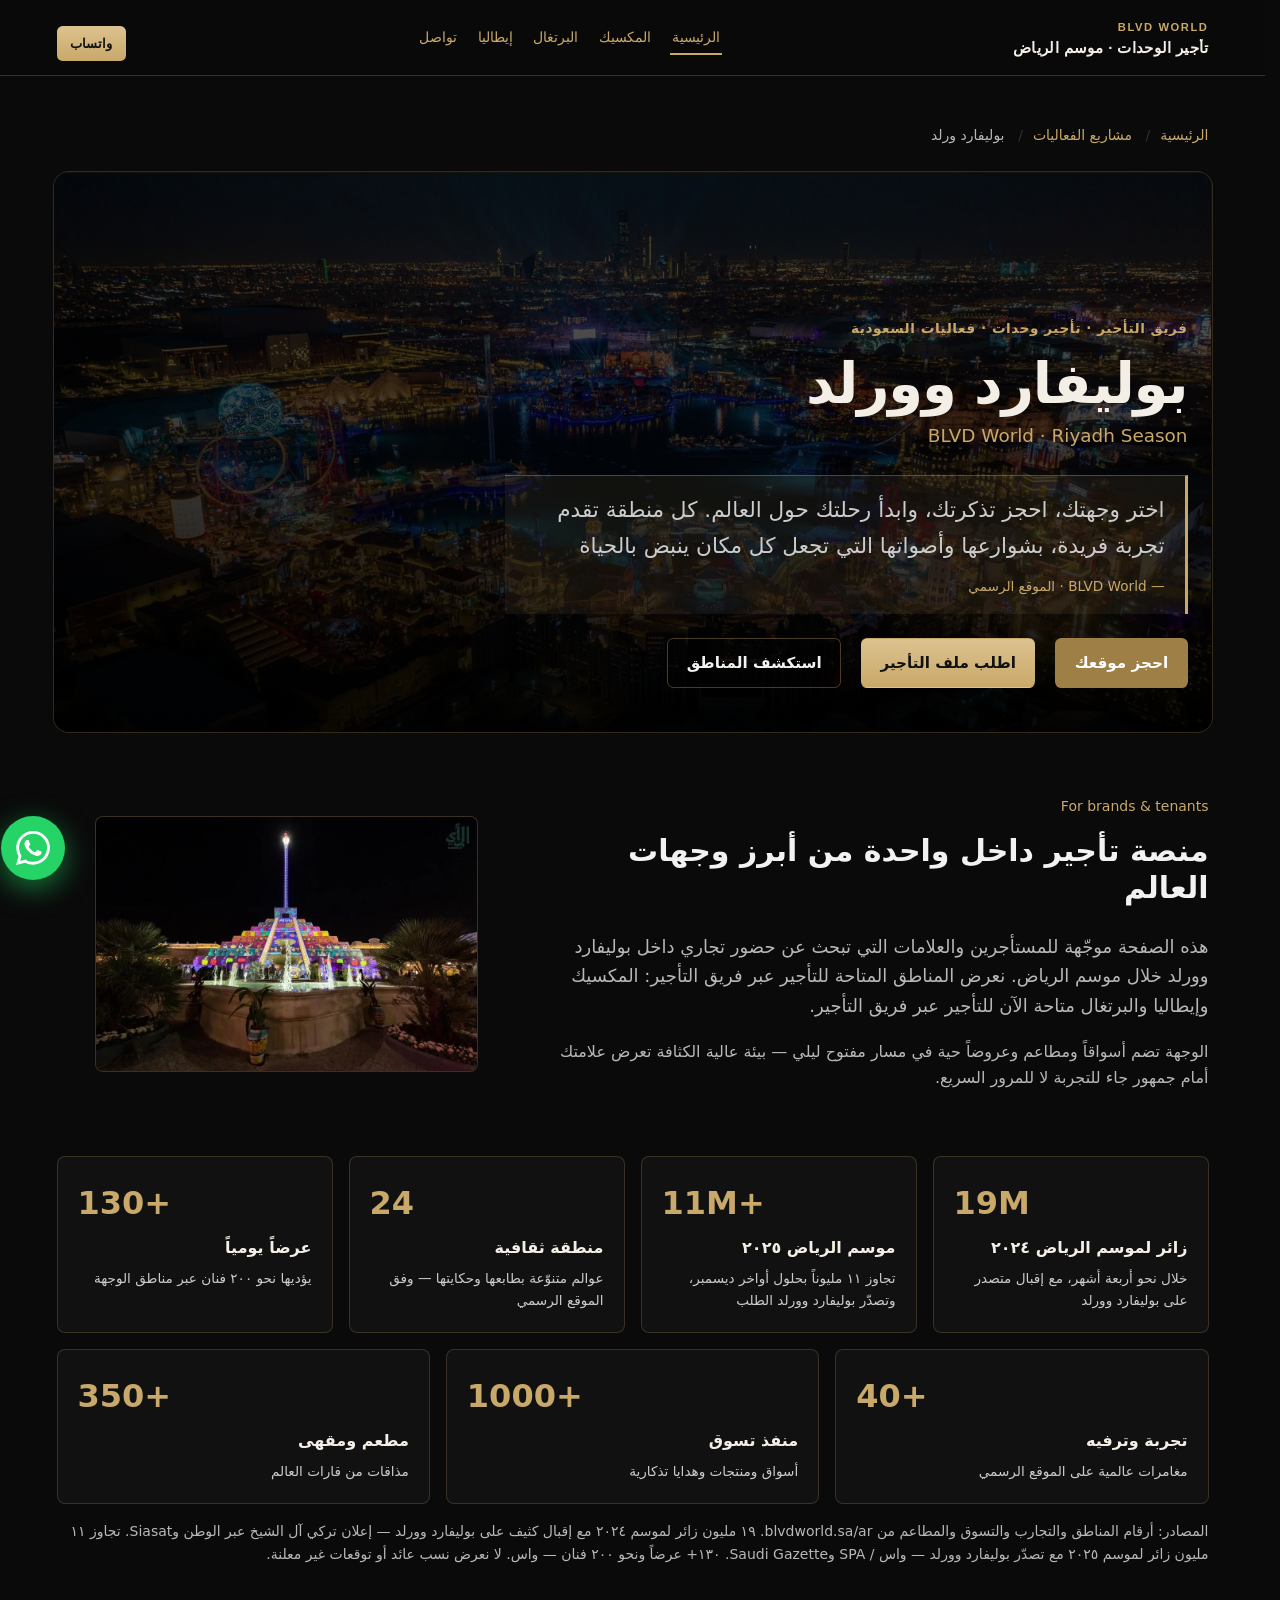
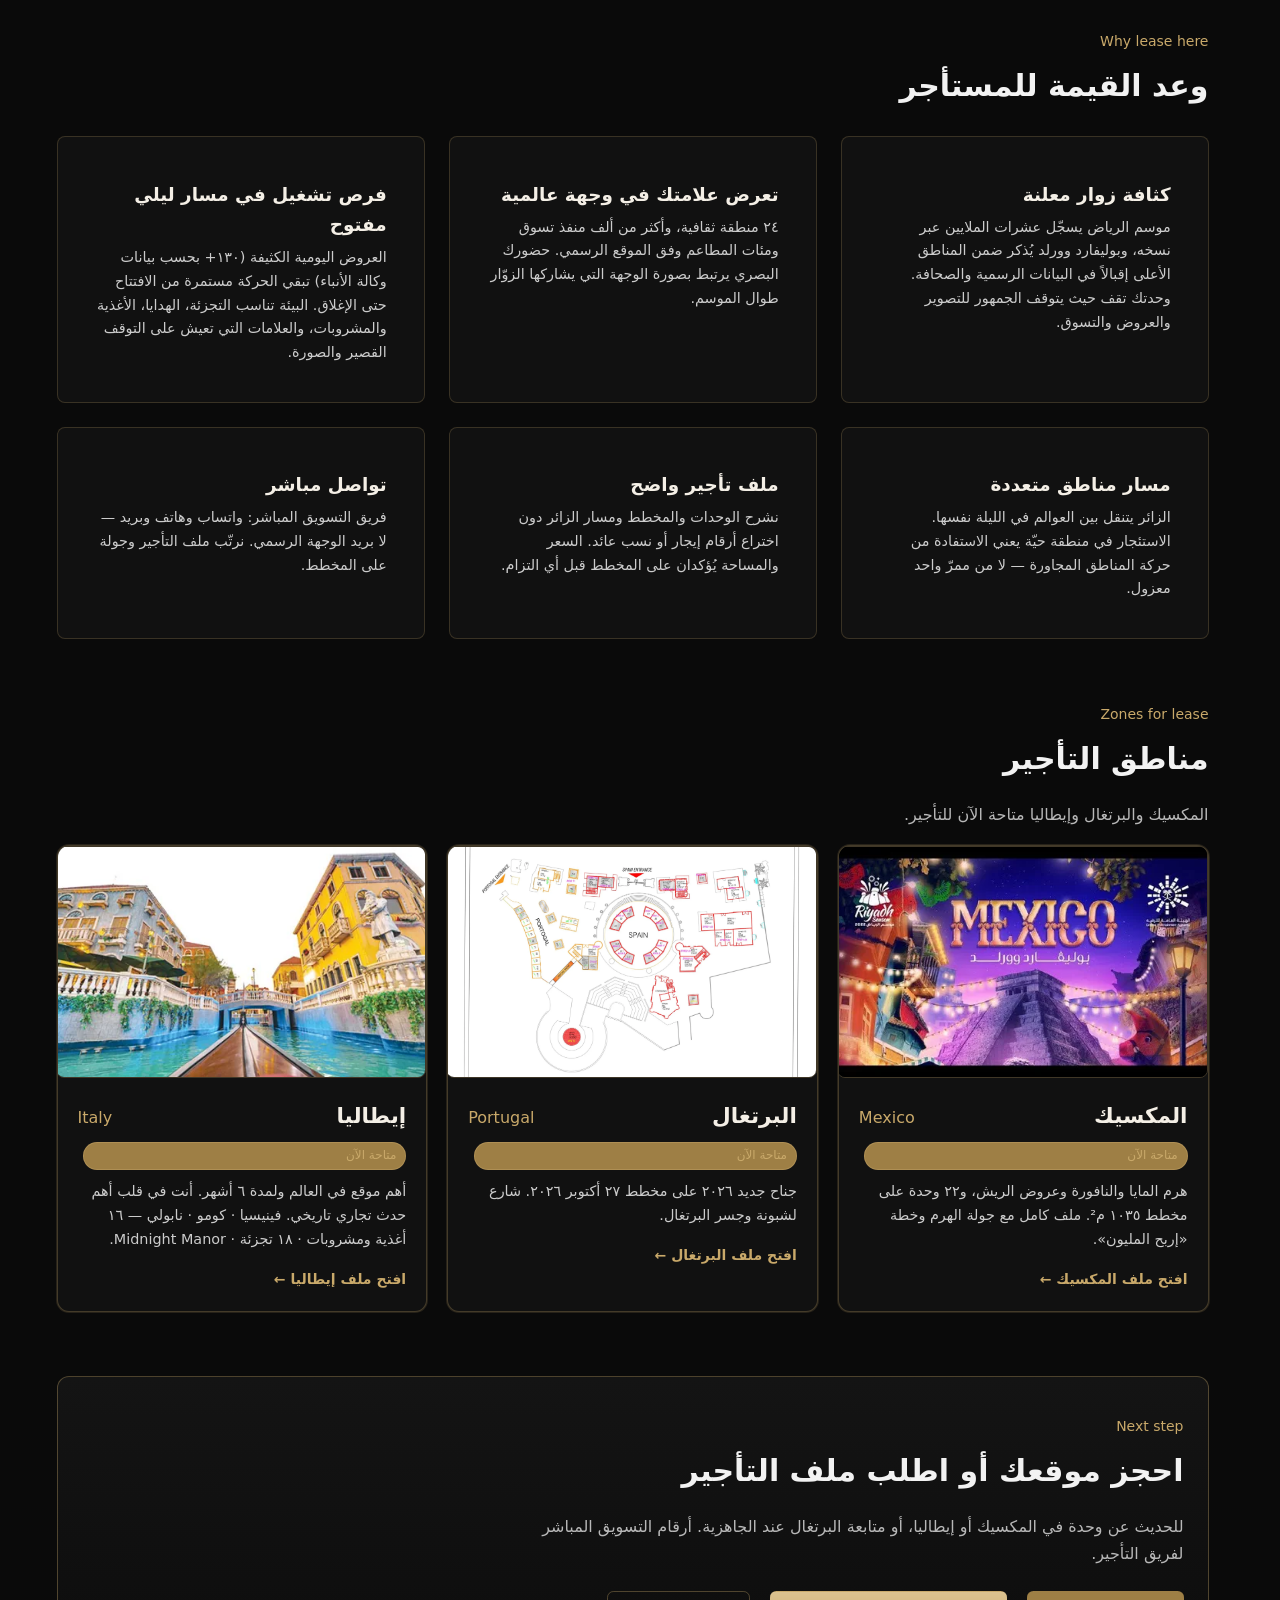
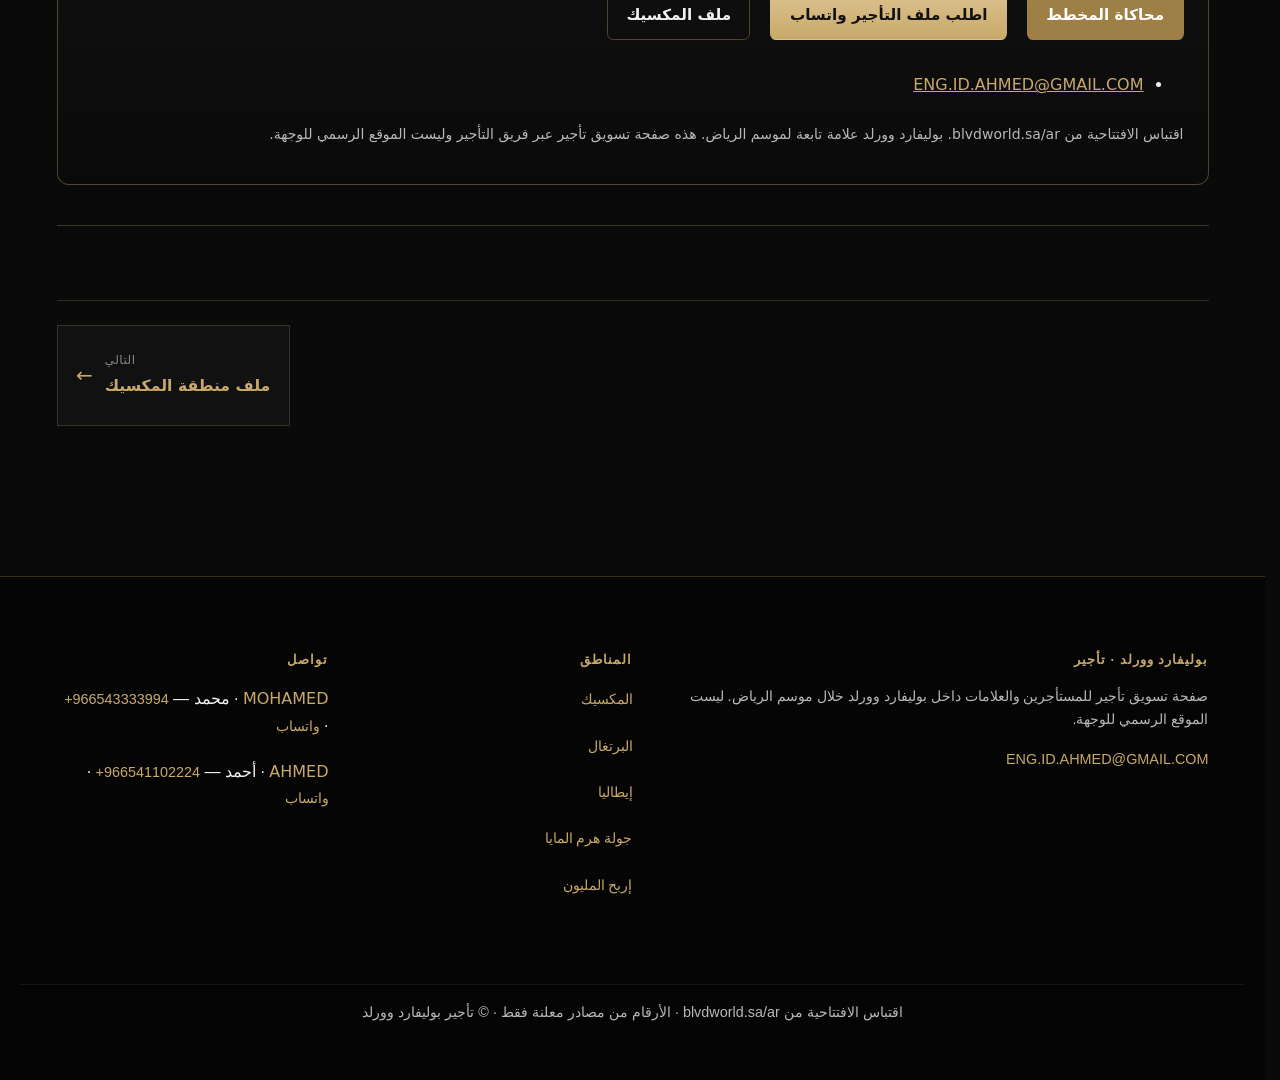
<file: index.html>
<!DOCTYPE html>
<html lang="ar" dir="rtl">
<head>
<meta charset="utf-8">
<meta name="viewport" content="width=device-width, initial-scale=1">
<title>بوليفارد وورلد — تأجير وحدات | المكسيك · البرتغال · إيطاليا | موسم الرياض</title>
<meta name="description" content="منصة تأجير داخل بوليفارد وورلد لموسم الرياض: مناطق المكسيك والبرتغال وإيطاليا. أرقام زوار معلنة وملفات مناطق كاملة للمستأجرين والعلامات.">
<link rel="canonical" href="https://boulevard-world.github.io/">
<meta name="theme-color" content="#0a0a0a">
<meta property="og:type" content="website">
<meta property="og:locale" content="ar_SA">
<meta property="og:title" content="بوليفارد وورلد — تأجير وحدات | المكسيك · البرتغال · إيطاليا | موسم الرياض">
<meta property="og:description" content="منصة تأجير داخل بوليفارد وورلد لموسم الرياض: مناطق المكسيك والبرتغال وإيطاليا. أرقام زوار معلنة وملفات مناطق كاملة للمستأجرين والعلامات.">
<meta property="og:url" content="https://boulevard-world.github.io/">
<meta property="og:image" content="https://boulevard-world.github.io/media/boulevard-world/boulevard-world-mexico-pyramid-fountain-night-riyadh-season-saudi-events-960.webp">
<meta name="twitter:card" content="summary_large_image">
<meta name="twitter:title" content="بوليفارد وورلد — تأجير وحدات | المكسيك · البرتغال · إيطاليا | موسم الرياض">
<meta name="twitter:description" content="منصة تأجير داخل بوليفارد وورلد لموسم الرياض: مناطق المكسيك والبرتغال وإيطاليا. أرقام زوار معلنة وملفات مناطق كاملة للمستأجرين والعلامات.">
<meta name="twitter:image" content="https://boulevard-world.github.io/media/boulevard-world/boulevard-world-mexico-pyramid-fountain-night-riyadh-season-saudi-events-960.webp">
<link rel="icon" type="image/svg+xml" href="/favicon.svg">
<link rel="stylesheet" href="/assets/site/bw-theme.css">
<link rel="stylesheet" href="/assets/site/bw-extra.css">

<link rel="stylesheet" href="/assets/site/wa-fab.css">
<link rel="stylesheet" href="/assets/site/site-lightbox.css">
</head>
<body class="bw-site">
<header class="ev-header">
  <div class="ev-header-inner">
    <a class="ev-brand" href="/">
      <p class="ev-brand-k">BLVD WORLD</p>
      <p class="ev-brand-t">تأجير الوحدات · موسم الرياض</p>
    </a>
    <nav class="ev-nav" aria-label="القائمة الرئيسية">
      <a href="/" aria-current="page">الرئيسية</a>
      <a href="/mexico/">المكسيك</a>
      <a href="/portugal/">البرتغال</a>
      <a href="/italy/">إيطاليا</a>
      <a href="#contact">تواصل</a>
    </nav>
    <a class="ev-wa" href="https://wa.me/966543333994?text=%D8%A3%D8%B1%D8%BA%D8%A8%20%D9%81%D9%8A%20%D8%AA%D8%A3%D8%AC%D9%8A%D8%B1%20%D8%A8%D9%88%D9%84%D9%8A%D9%81%D8%A7%D8%B1%D8%AF%20%D9%88%D9%88%D8%B1%D9%84%D8%AF" target="_blank" rel="noopener">واتساب</a>
    <button type="button" class="ev-menu-btn" data-ev-menu aria-expanded="false" aria-controls="ev-panel">القائمة</button>
  </div>
  <div class="ev-nav-panel" id="ev-panel" data-ev-panel>
    <a href="/" aria-current="page">الرئيسية</a>
    <a href="/mexico/">المكسيك</a>
    <a href="/portugal/">البرتغال</a>
    <a href="/italy/">إيطاليا</a>
    <a href="#contact">تواصل</a>
    <a href="https://wa.me/966543333994?text=%D8%A3%D8%B1%D8%BA%D8%A8%20%D9%81%D9%8A%20%D8%AA%D8%A3%D8%AC%D9%8A%D8%B1%20%D8%A8%D9%88%D9%84%D9%8A%D9%81%D8%A7%D8%B1%D8%AF%20%D9%88%D9%88%D8%B1%D9%84%D8%AF" target="_blank" rel="noopener">واتساب</a>
  </div>
</header>
<main id="main" class="bw-page bw-hub mx-auto max-w-6xl px-5 py-12" data-bw="boulevard-world" data-bw-hub="1">
<nav class="bw-crumbs" aria-label="مسار التنقل"><ol><li><a href="/">الرئيسية</a></li><li><a href="/">مشاريع الفعاليات</a></li><li aria-current="page">بوليفارد ورلد</li></ol></nav>

<header class="bw-cine-hero" aria-label="افتتاحية بوليفارد ورلد">
 <div class="bw-cine-media" aria-hidden="true">
 <img class="bw-cine-img" src="/media/boulevard-world/boulevard-world-riyadh-saudi-events-aerial-night-lagoon-960-boxtech.jpg" srcset="/media/boulevard-world/boulevard-world-riyadh-saudi-events-aerial-night-lagoon-480-boxtech.jpg 480w, /media/boulevard-world/boulevard-world-riyadh-saudi-events-aerial-night-lagoon-960-boxtech.jpg 960w" sizes="100vw" width="960" height="540" alt="" fetchpriority="high" decoding="async">
 <div class="bw-cine-veil"></div>
 </div>
 <div class="bw-cine-body">
 <p class="bw-kicker">فريق التأجير · تأجير وحدات · فعاليات السعودية</p>
 <h1 class="bw-cine-title">بوليفارد وورلد</h1>
 <p class="bw-latin bw-cine-sub" lang="en">BLVD World · Riyadh Season</p>
 <blockquote class="bw-quote">
 <p>اختر وجهتك، احجز تذكرتك، وابدأ رحلتك حول العالم. كل منطقة تقدم تجربة فريدة، بشوارعها وأصواتها التي تجعل كل مكان ينبض بالحياة</p>
 <footer>— <cite>BLVD World · الموقع الرسمي</cite></footer>
 </blockquote>
 <div class="bw-cine-cta mt-6 flex flex-wrap gap-3">
 <a class="bw-btn bw-btn-primary" href="/mexico/simulate/">احجز موقعك</a>
 <a class="bw-btn bw-btn-gold" href="https://wa.me/966541102224?text=%D8%A3%D8%B1%D8%BA%D8%A8%20%D9%81%D9%8A%20%D9%85%D9%84%D9%81%20%D8%AA%D8%A3%D8%AC%D9%8A%D8%B1%20%D8%A8%D9%88%D9%84%D9%8A%D9%81%D8%A7%D8%B1%D8%AF%20%D9%88%D9%88%D8%B1%D9%84%D8%AF" target="_blank" rel="noopener">اطلب ملف التأجير</a>
 <a class="bw-btn bw-btn-ghost" href="#zones">استكشف المناطق</a>
 </div>
 </div>
</header>

<section class="bw-intro mt-12 grid gap-8 md:grid-cols-12 md:items-center">
 <div class="md:col-span-7">
 <p class="bw-latin text-sm" lang="en">For brands &amp; tenants</p>
 <h2 class="mt-2 text-3xl text-ink">منصة تأجير داخل واحدة من أبرز وجهات العالم</h2>
 <p class="mt-4 max-w-2xl text-lg text-muted">هذه الصفحة موجّهة للمستأجرين والعلامات التي تبحث عن حضور تجاري داخل بوليفارد وورلد خلال موسم الرياض. نعرض المناطق المتاحة للتأجير عبر فريق التأجير: المكسيك وإيطاليا والبرتغال متاحة الآن للتأجير عبر فريق التأجير.</p>
 <p class="mt-3 max-w-2xl text-muted">الوجهة تضم أسواقاً ومطاعم وعروضاً حية في مسار مفتوح ليلي — بيئة عالية الكثافة تعرض علامتك أمام جمهور جاء للتجربة لا للمرور السريع.</p>
 </div>
 <figure class="md:col-span-5">
 <img class="bw-img" src="/media/boulevard-world/boulevard-world-mexico-pyramid-fountain-night-riyadh-season-saudi-events-960.webp" srcset="/media/boulevard-world/boulevard-world-mexico-pyramid-fountain-night-riyadh-season-saudi-events-480.webp 480w, /media/boulevard-world/boulevard-world-mexico-pyramid-fountain-night-riyadh-season-saudi-events-960.webp 960w" sizes="(min-width:980px) 40vw, 100vw" width="960" height="540" alt="هرم المايا والنافورة ليلاً في منطقة المكسيك ببوليفارد ورلد، فعاليات السعودية / Maya pyramid and fountain at night, Boulevard World Mexico — Saudi events" loading="lazy" decoding="async">
 </figure>
</section>

<section class="bw-stats mt-12 grid gap-4 sm:grid-cols-2 lg:grid-cols-4" aria-label="أرقام معلنة من مصادر رسمية">
 <div class="bw-stat"><p class="bw-stat-n" dir="ltr">19M</p><h2 class="bw-stat-t">زائر لموسم الرياض ٢٠٢٤</h2><p class="bw-stat-d">خلال نحو أربعة أشهر، مع إقبال متصدر على بوليفارد وورلد</p></div>
 <div class="bw-stat"><p class="bw-stat-n" dir="ltr">11M+</p><h2 class="bw-stat-t">موسم الرياض ٢٠٢٥</h2><p class="bw-stat-d">تجاوز ١١ مليوناً بحلول أواخر ديسمبر، وتصدّر بوليفارد وورلد الطلب</p></div>
 <div class="bw-stat"><p class="bw-stat-n" dir="ltr">24</p><h2 class="bw-stat-t">منطقة ثقافية</h2><p class="bw-stat-d">عوالم متنوّعة بطابعها وحكايتها — وفق الموقع الرسمي</p></div>
 <div class="bw-stat"><p class="bw-stat-n" dir="ltr">130+</p><h2 class="bw-stat-t">عرضاً يومياً</h2><p class="bw-stat-d">يؤديها نحو ٢٠٠ فنان عبر مناطق الوجهة</p></div>
</section>
<section class="bw-stats mt-4 grid gap-4 sm:grid-cols-3" aria-label="أرقام الوجهة الرسمية">
 <div class="bw-stat"><p class="bw-stat-n" dir="ltr">40+</p><h2 class="bw-stat-t">تجربة وترفيه</h2><p class="bw-stat-d">مغامرات عالمية على الموقع الرسمي</p></div>
 <div class="bw-stat"><p class="bw-stat-n" dir="ltr">1000+</p><h2 class="bw-stat-t">منفذ تسوق</h2><p class="bw-stat-d">أسواق ومنتجات وهدايا تذكارية</p></div>
 <div class="bw-stat"><p class="bw-stat-n" dir="ltr">350+</p><h2 class="bw-stat-t">مطعم ومقهى</h2><p class="bw-stat-d">مذاقات من قارات العالم</p></div>
</section>
<p class="mt-4 text-sm text-muted">المصادر: أرقام المناطق والتجارب والتسوق والمطاعم من blvdworld.sa/ar. ١٩ مليون زائر لموسم ٢٠٢٤ مع إقبال كثيف على بوليفارد وورلد — إعلان تركي آل الشيخ عبر الوطن وSiasat. تجاوز ١١ مليون زائر لموسم ٢٠٢٥ مع تصدّر بوليفارد وورلد — واس / SPA وSaudi Gazette. ١٣٠+ عرضاً ونحو ٢٠٠ فنان — واس. لا نعرض نسب عائد أو توقعات غير معلنة.</p>

<section id="value" class="mt-16">
 <p class="bw-latin text-sm" lang="en">Why lease here</p>
 <h2 class="mt-2 text-3xl text-ink">وعد القيمة للمستأجر</h2>
 <div class="bw-reasons mt-8 grid gap-6 md:grid-cols-2 lg:grid-cols-3">
 <article class="bw-reason"><div class="bw-reason-body"><h3>كثافة زوار معلنة</h3><p>موسم الرياض يسجّل عشرات الملايين عبر نسخه، وبوليفارد وورلد يُذكر ضمن المناطق الأعلى إقبالاً في البيانات الرسمية والصحافة. وحدتك تقف حيث يتوقف الجمهور للتصوير والعروض والتسوق.</p></div></article>
 <article class="bw-reason"><div class="bw-reason-body"><h3>تعرض علامتك في وجهة عالمية</h3><p>٢٤ منطقة ثقافية، وأكثر من ألف منفذ تسوق ومئات المطاعم وفق الموقع الرسمي. حضورك البصري يرتبط بصورة الوجهة التي يشاركها الزوّار طوال الموسم.</p></div></article>
 <article class="bw-reason"><div class="bw-reason-body"><h3>فرص تشغيل في مسار ليلي مفتوح</h3><p>العروض اليومية الكثيفة (١٣٠+ بحسب بيانات وكالة الأنباء) تبقي الحركة مستمرة من الافتتاح حتى الإغلاق. البيئة تناسب التجزئة، الهدايا، الأغذية والمشروبات، والعلامات التي تعيش على التوقف القصير والصورة.</p></div></article>
 <article class="bw-reason"><div class="bw-reason-body"><h3>مسار مناطق متعددة</h3><p>الزائر يتنقل بين العوالم في الليلة نفسها. الاستئجار في منطقة حيّة يعني الاستفادة من حركة المناطق المجاورة — لا من ممرّ واحد معزول.</p></div></article>
 <article class="bw-reason"><div class="bw-reason-body"><h3>ملف تأجير واضح</h3><p>نشرح الوحدات والمخطط ومسار الزائر دون اختراع أرقام إيجار أو نسب عائد. السعر والمساحة يُؤكدان على المخطط قبل أي التزام.</p></div></article>
 <article class="bw-reason"><div class="bw-reason-body"><h3>تواصل مباشر</h3><p>فريق التسويق المباشر: واتساب وهاتف وبريد — لا بريد الوجهة الرسمي. نرتّب ملف التأجير وجولة على المخطط.</p></div></article>
 </div>
</section>

<section id="zones" class="mt-16">
 <p class="bw-latin text-sm" lang="en">Zones for lease</p>
 <h2 class="mt-2 text-3xl text-ink">مناطق التأجير</h2>
 <p class="mt-3 max-w-2xl text-muted">المكسيك والبرتغال وإيطاليا متاحة الآن للتأجير.</p>
 <ul class="bw-zone-grid mt-8">
 <li class="bw-zone-card bw-zone-live">
 <a class="bw-zone-link" href="/mexico/">
 <img class="bw-zone-img" src="/media/boulevard-world/boulevard-world-mexico-maya-pyramid-key-art-riyadh-season-saudi-events-960.webp" srcset="/media/boulevard-world/boulevard-world-mexico-maya-pyramid-key-art-riyadh-season-saudi-events-480.webp 480w, /media/boulevard-world/boulevard-world-mexico-maya-pyramid-key-art-riyadh-season-saudi-events-960.webp 960w" sizes="(min-width:900px) 33vw, 100vw" width="960" height="540" alt="هرم المايا في منطقة المكسيك ببوليفارد ورلد، موسم الرياض / Maya pyramid key art, Boulevard World Mexico — Riyadh Season" loading="lazy" decoding="async">
 <div class="bw-zone-body">
 <div class="bw-zone-head"><h3>المكسيك</h3><span class="bw-latin" lang="en">Mexico</span></div>
 <span class="bw-badge bw-badge-hot">متاحة الآن</span>
 <p>هرم المايا والنافورة وعروض الريش، و٢٢ وحدة على مخطط ١٠٣٥ م². ملف كامل مع جولة الهرم وخطة «إربح المليون».</p>
 <span class="bw-zone-cta">افتح ملف المكسيك ←</span>
 </div>
 </a>
 </li>
 <li class="bw-zone-card bw-zone-live">
 <a class="bw-zone-link" href="/portugal/">
 <img class="bw-zone-img" src="/media/boulevard-world/boulevard-world-portugal-rental-plan-riyadh-season-saudi-events-960.webp" srcset="/media/boulevard-world/boulevard-world-portugal-rental-plan-riyadh-season-saudi-events-480.webp 480w, /media/boulevard-world/boulevard-world-portugal-rental-plan-riyadh-season-saudi-events-960.webp 960w" sizes="(min-width:900px) 33vw, 100vw" width="960" height="540" alt="مخطط تأجير منطقة البرتغال في بوليفارد ورلد، فعاليات السعودية / Portugal zone rental plan, Boulevard World — Saudi events" loading="lazy" decoding="async">
 <div class="bw-zone-body">
 <div class="bw-zone-head"><h3>البرتغال</h3><span class="bw-latin" lang="en">Portugal</span></div>
 <span class="bw-badge bw-badge-hot">متاحة الآن</span>
 <p>جناح جديد ٢٠٢٦ على مخطط ٢٧ أكتوبر ٢٠٢٦. شارع لشبونة وجسر البرتغال.</p>
 <span class="bw-zone-cta">افتح ملف البرتغال ←</span>
 </div>
 </a>
 </li>
 <li class="bw-zone-card bw-zone-live">
 <a class="bw-zone-link" href="/italy/">
 <img class="bw-zone-img" src="/media/boulevard-world/boulevard-world-italian-zone-riyadh-saudi-events-gondola-canal-960-boxtech.webp" srcset="/media/boulevard-world/boulevard-world-italian-zone-riyadh-saudi-events-gondola-canal-480-boxtech.webp 480w, /media/boulevard-world/boulevard-world-italian-zone-riyadh-saudi-events-gondola-canal-960-boxtech.webp 960w" sizes="(min-width:900px) 33vw, 100vw" width="960" height="540" alt="قناة البندقية وقارب جندول في المنطقة الإيطالية ببوليفارد ورلد، فعاليات السعودية موسم الرياض / Venetian canal gondola in Boulevard World Italian zone — Saudi events, Riyadh Season" loading="lazy" decoding="async">
 <div class="bw-zone-body">
 <div class="bw-zone-head"><h3>إيطاليا</h3><span class="bw-latin" lang="en">Italy</span></div>
 <span class="bw-badge bw-badge-hot">متاحة الآن</span>
 <p>أهم موقع في العالم ولمدة ٦ أشهر. أنت في قلب أهم حدث تجاري تاريخي. فينيسيا · كومو · نابولي — ١٦ أغذية ومشروبات · ١٨ تجزئة · Midnight Manor.</p>
 <span class="bw-zone-cta">افتح ملف إيطاليا ←</span>
 </div>
 </a>
 </li>
 </ul>
</section>

<section id="contact" class="mt-16 bw-contact bw-cta-band">
 <p class="bw-latin text-sm" lang="en">Next step</p>
 <h2 class="mt-2 text-3xl text-ink">احجز موقعك أو اطلب ملف التأجير</h2>
 <p class="mt-4 max-w-2xl text-muted">للحديث عن وحدة في المكسيك أو إيطاليا، أو متابعة البرتغال عند الجاهزية. أرقام التسويق المباشر لفريق التأجير.</p>
 <div class="mt-6 flex flex-wrap gap-3">
 <a class="bw-btn bw-btn-primary" href="/mexico/simulate/">محاكاة المخطط</a>
 <a class="bw-btn bw-btn-gold" href="https://wa.me/966541102224?text=%D8%A3%D8%B1%D8%BA%D8%A8%20%D9%81%D9%8A%20%D9%85%D9%84%D9%81%20%D8%AA%D8%A3%D8%AC%D9%8A%D8%B1%20%D8%A8%D9%88%D9%84%D9%8A%D9%81%D8%A7%D8%B1%D8%AF%20%D9%88%D9%88%D8%B1%D9%84%D8%AF" target="_blank" rel="noopener">اطلب ملف التأجير واتساب</a>
 <a class="bw-btn bw-btn-ghost" href="/mexico/">ملف المكسيك</a>
 </div>
 <ul class="mt-6 space-y-3">
 <li><a href="mailto:ENG.ID.AHMED@GMAIL.COM">ENG.ID.AHMED@GMAIL.COM</a></li>
 </ul>
 <p class="mt-6 text-sm text-muted">اقتباس الافتتاحية من blvdworld.sa/ar. بوليفارد وورلد علامة تابعة لموسم الرياض. هذه صفحة تسويق تأجير عبر فريق التأجير وليست الموقع الرسمي للوجهة.</p>
</section>

<section class="sec bw-pager-sec"><div class="bw-wrap"><nav class="bw-pager" aria-label="تنقل القسم"><span class="bw-pager-prev is-empty" aria-hidden="true"></span><a class="bw-pager-next" href="/mexico/" rel="next"><span class="bw-pager-meta"><span class="bw-pager-k">التالي</span><span class="bw-pager-t">ملف منطقة المكسيك</span></span> <span class="bw-pager-arrow" aria-hidden="true">←</span></a></nav></div></section>
</main>
<footer class="ev-footer" id="contact">
  <div class="ev-footer-inner">
    <div>
      <h2>بوليفارد وورلد · تأجير</h2>
      <p>صفحة تسويق تأجير للمستأجرين والعلامات داخل بوليفارد وورلد خلال موسم الرياض. ليست الموقع الرسمي للوجهة.</p>
      <p style="margin-top:1rem"><a href="mailto:ENG.ID.AHMED@GMAIL.COM" dir="ltr">ENG.ID.AHMED@GMAIL.COM</a></p>
    </div>
    <div>
      <h2>المناطق</h2>
      <ul>
        <li><a href="/mexico/">المكسيك</a></li>
        <li><a href="/portugal/">البرتغال</a></li>
        <li><a href="/italy/">إيطاليا</a></li>
        <li><a href="/mexico/plaza/">جولة هرم المايا</a></li>
        <li><a href="/mexico/simulate/">إربح المليون</a></li>
      </ul>
    </div>
    <div>
      <h2>تواصل</h2>
      <ul><li><span class="bw-latin" lang="en">MOHAMED</span> · محمد — <a href="tel:+966543333994" dir="ltr">+966543333994</a> · <a href="https://wa.me/966543333994" target="_blank" rel="noopener">واتساب</a></li>
<li><span class="bw-latin" lang="en">AHMED</span> · أحمد — <a href="tel:+966541102224" dir="ltr">+966541102224</a> · <a href="https://wa.me/966541102224" target="_blank" rel="noopener">واتساب</a></li>
</ul>
    </div>
  </div>
  <p class="ev-copy">اقتباس الافتتاحية من blvdworld.sa/ar · الأرقام من مصادر معلنة فقط · © تأجير بوليفارد وورلد</p>
</footer>
<script src="/assets/site/site.js" defer></script>
<script src="/assets/site/site-lightbox.js" defer></script>
<script src="/assets/site/wa-fab.js" defer></script>

</body>
</html>
</file>
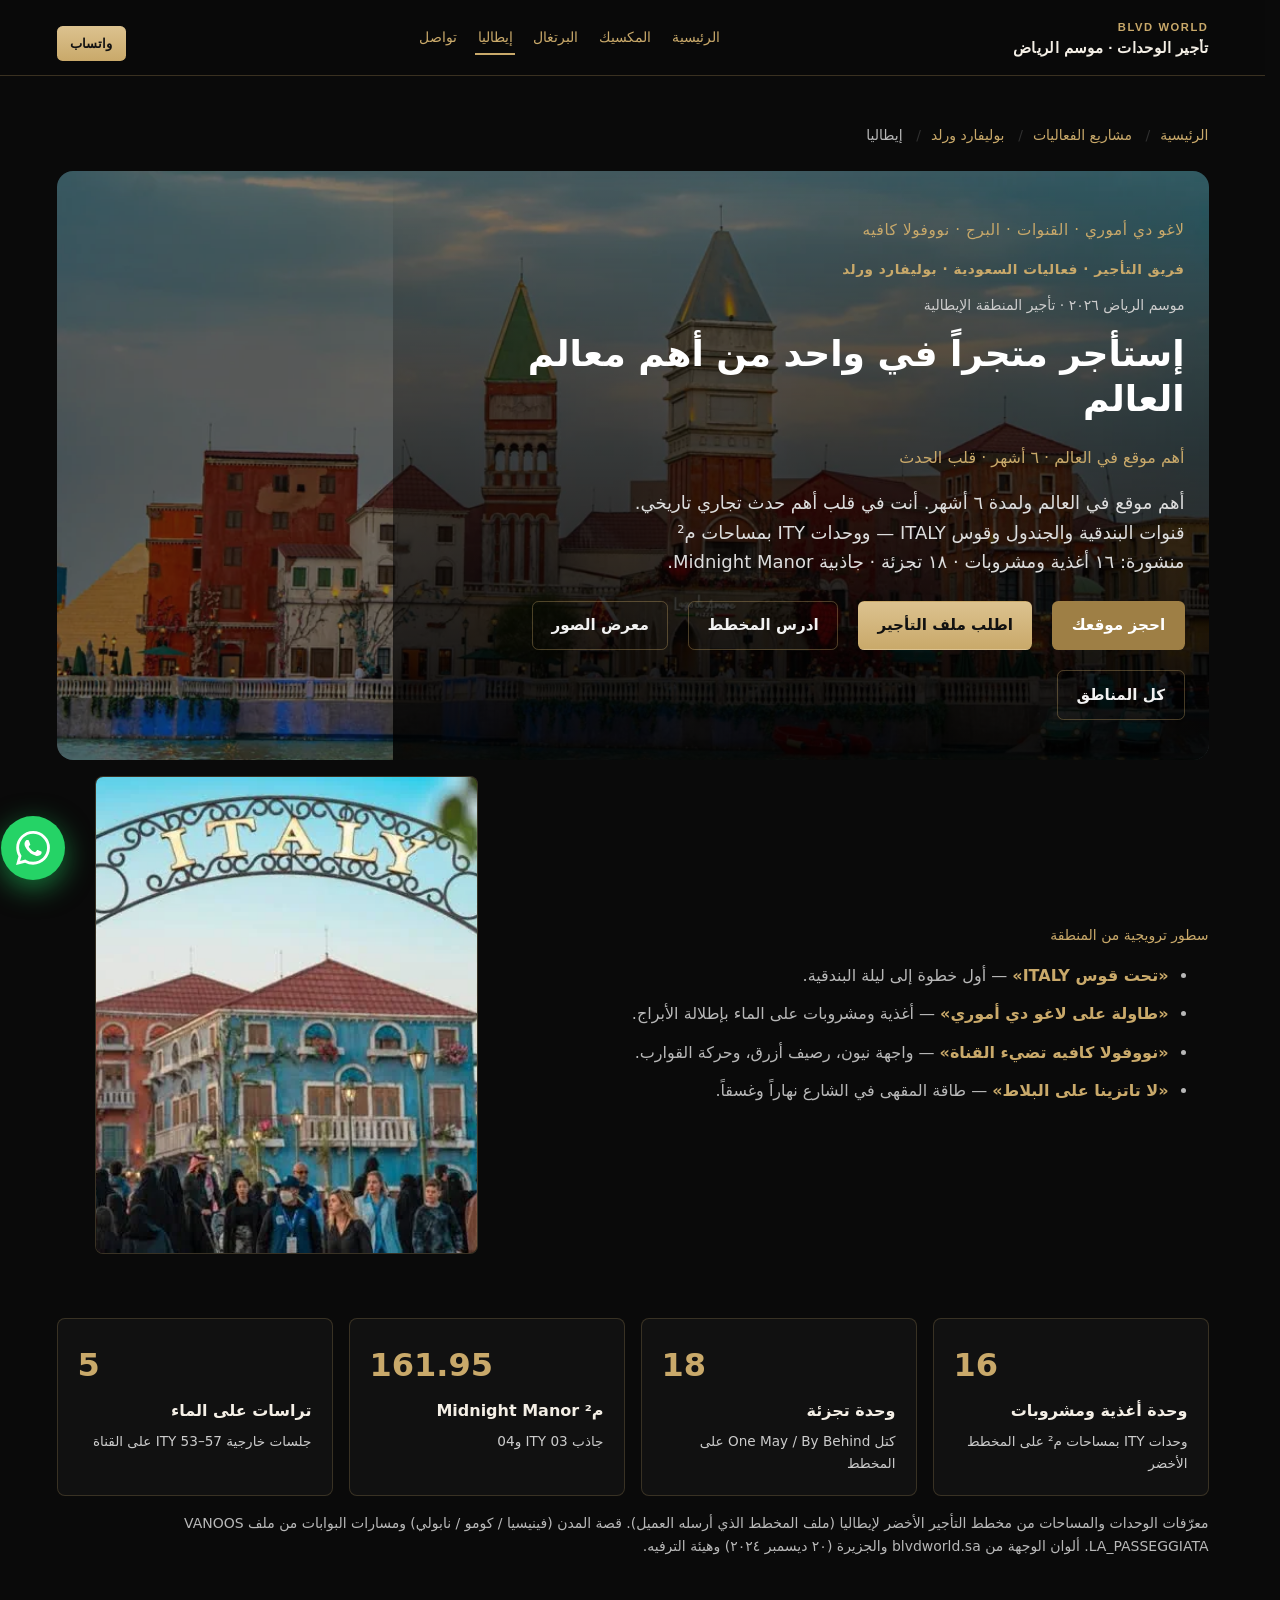
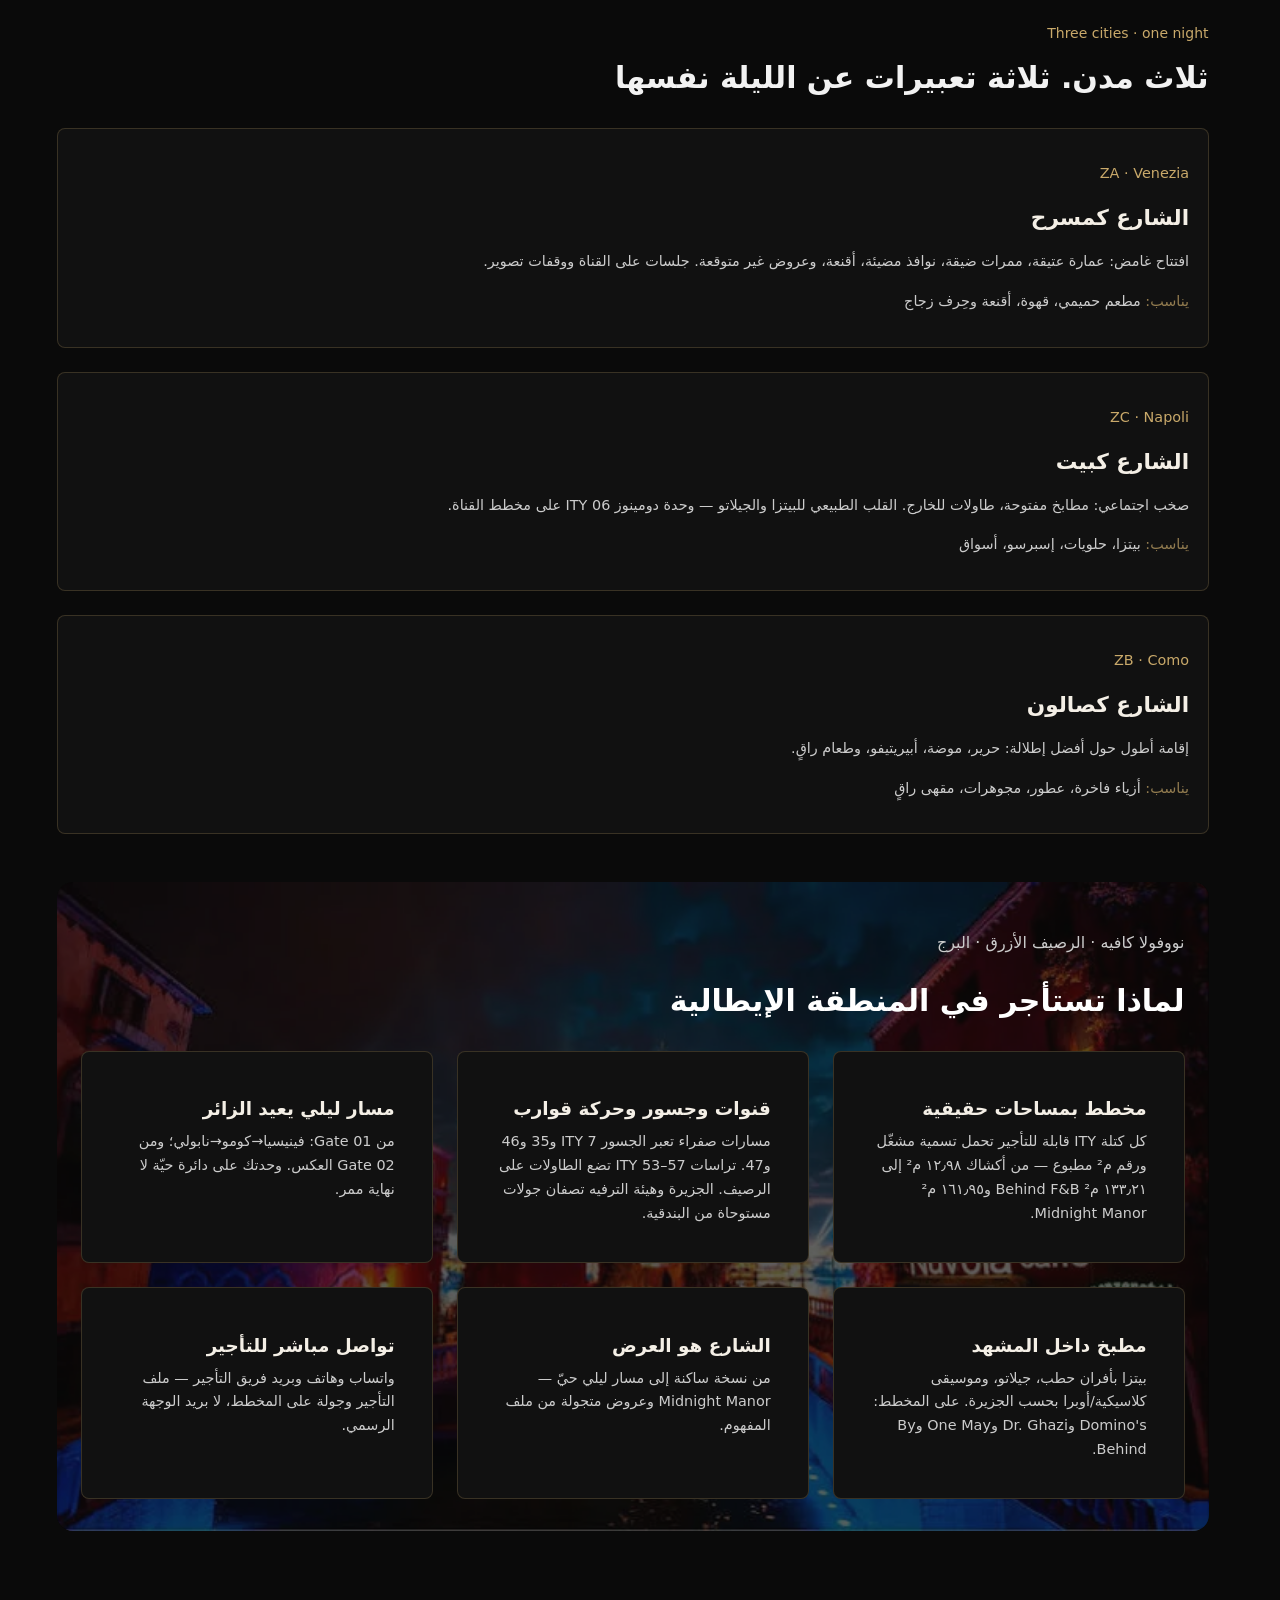
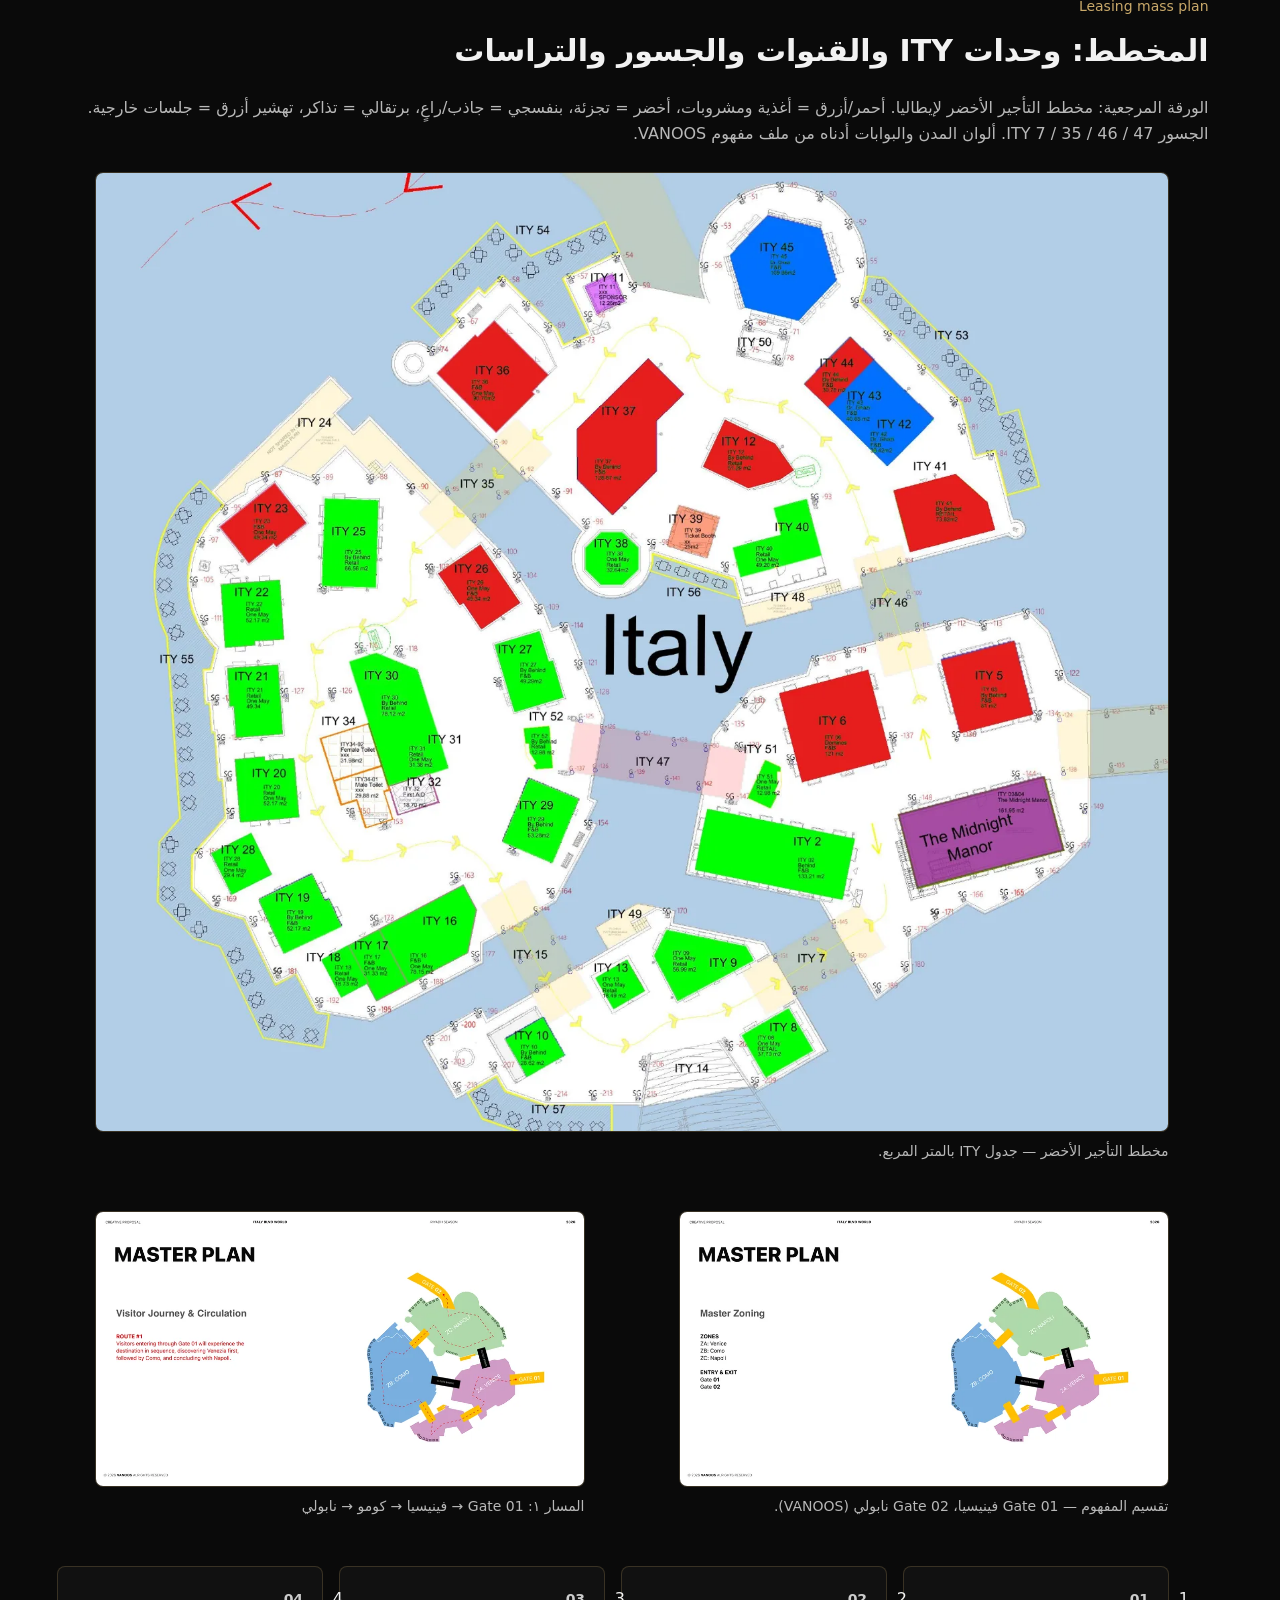
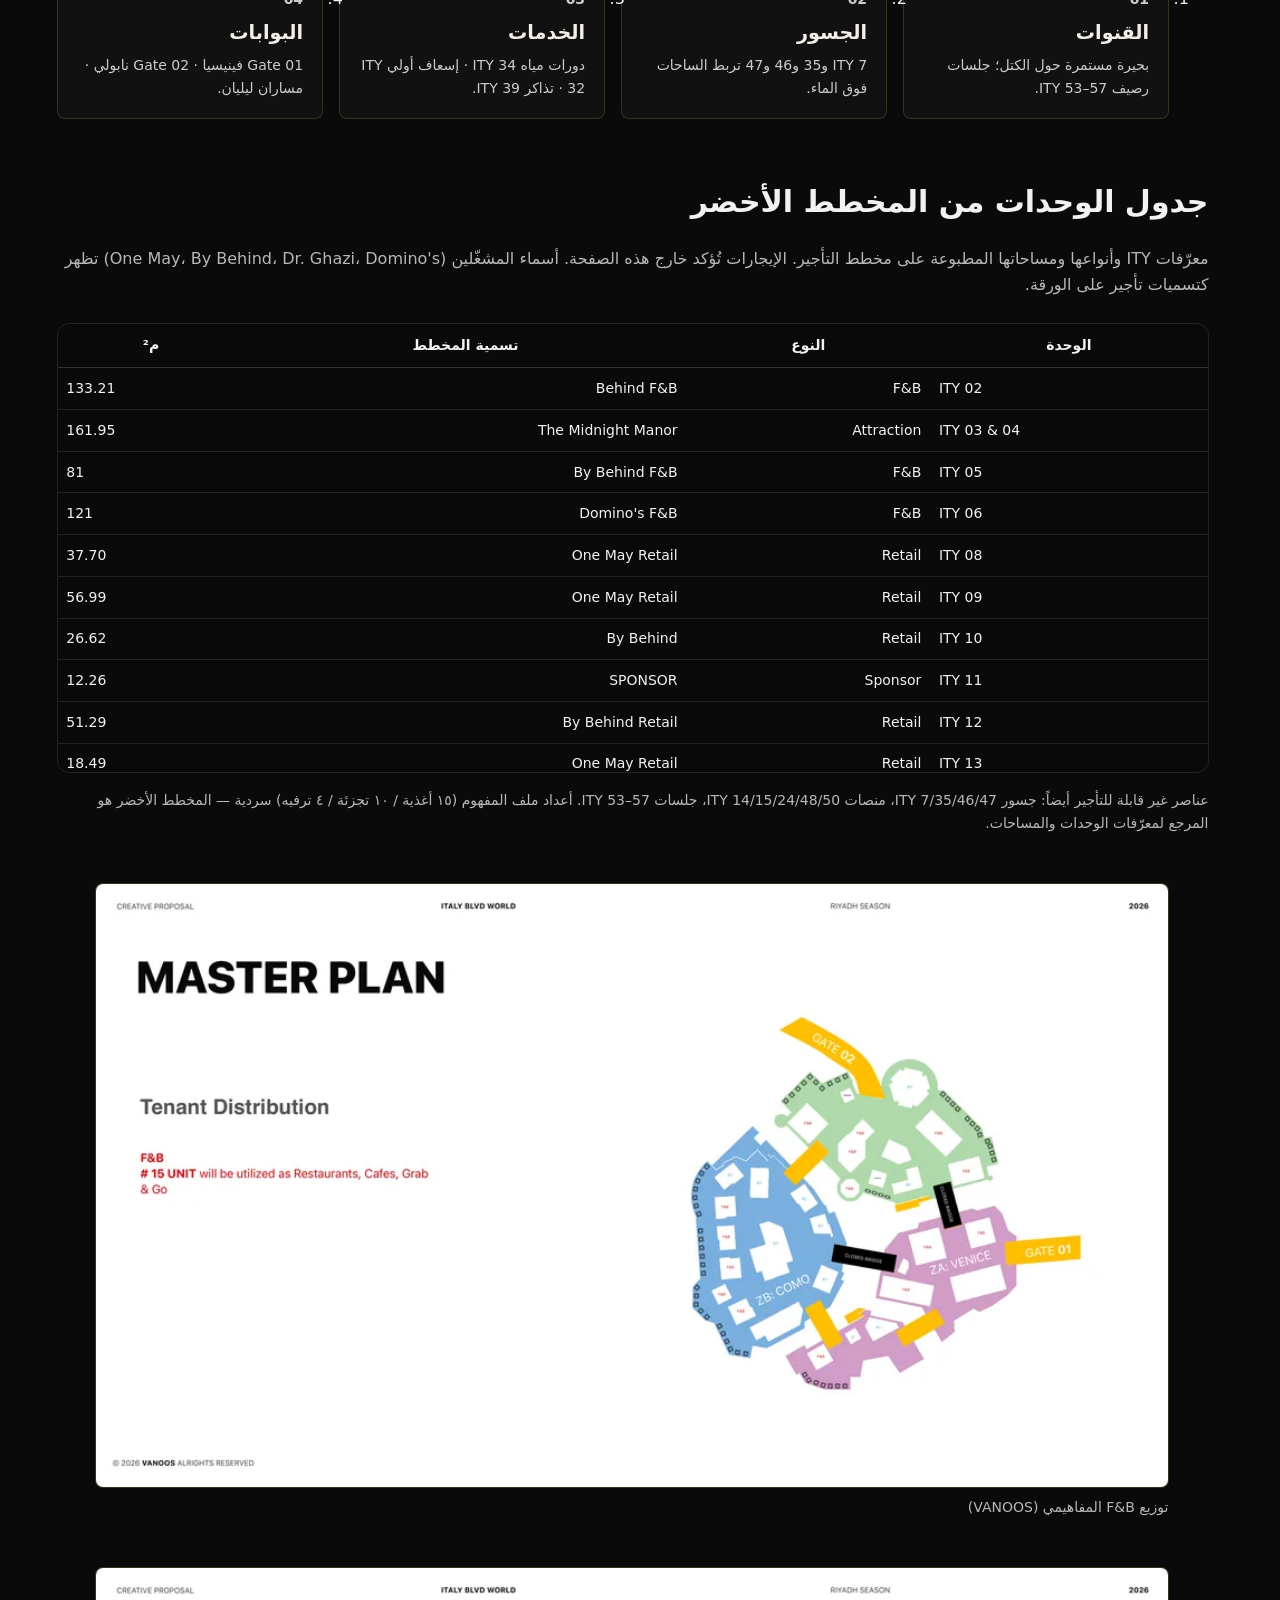
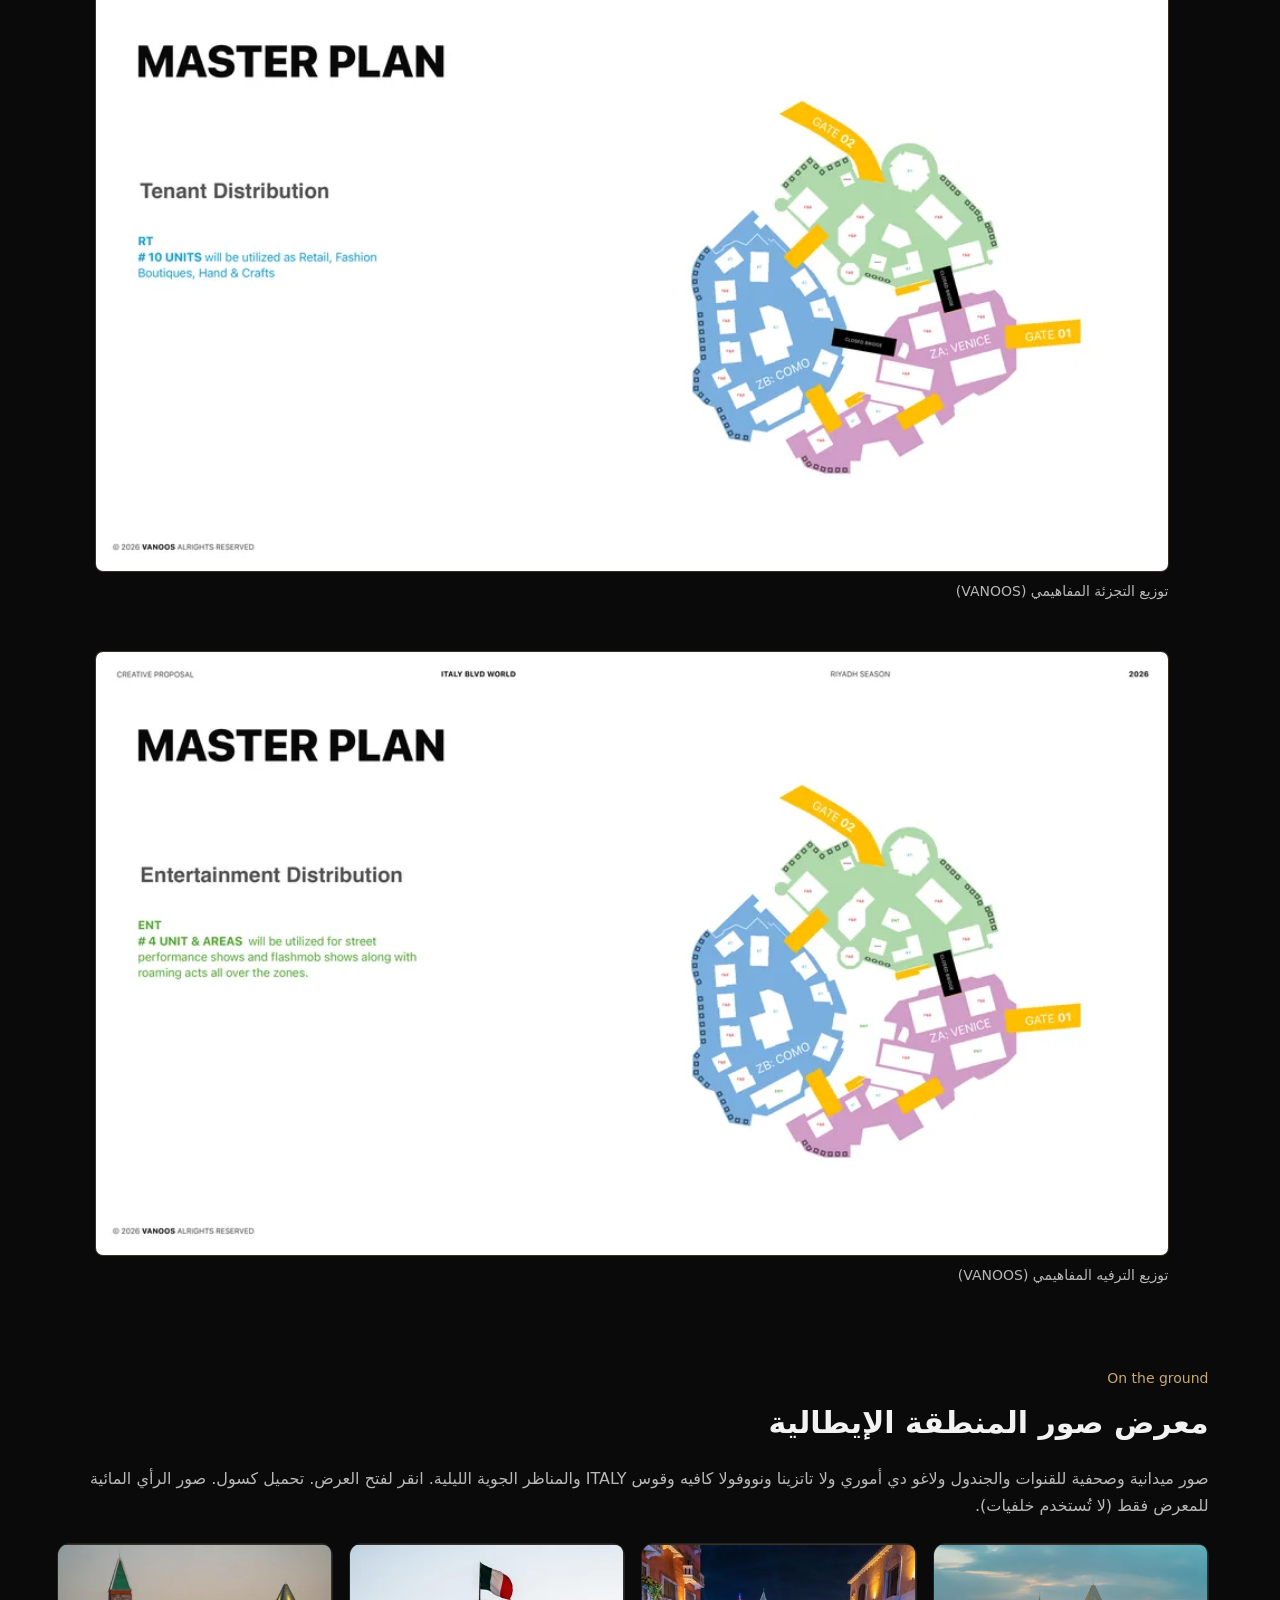
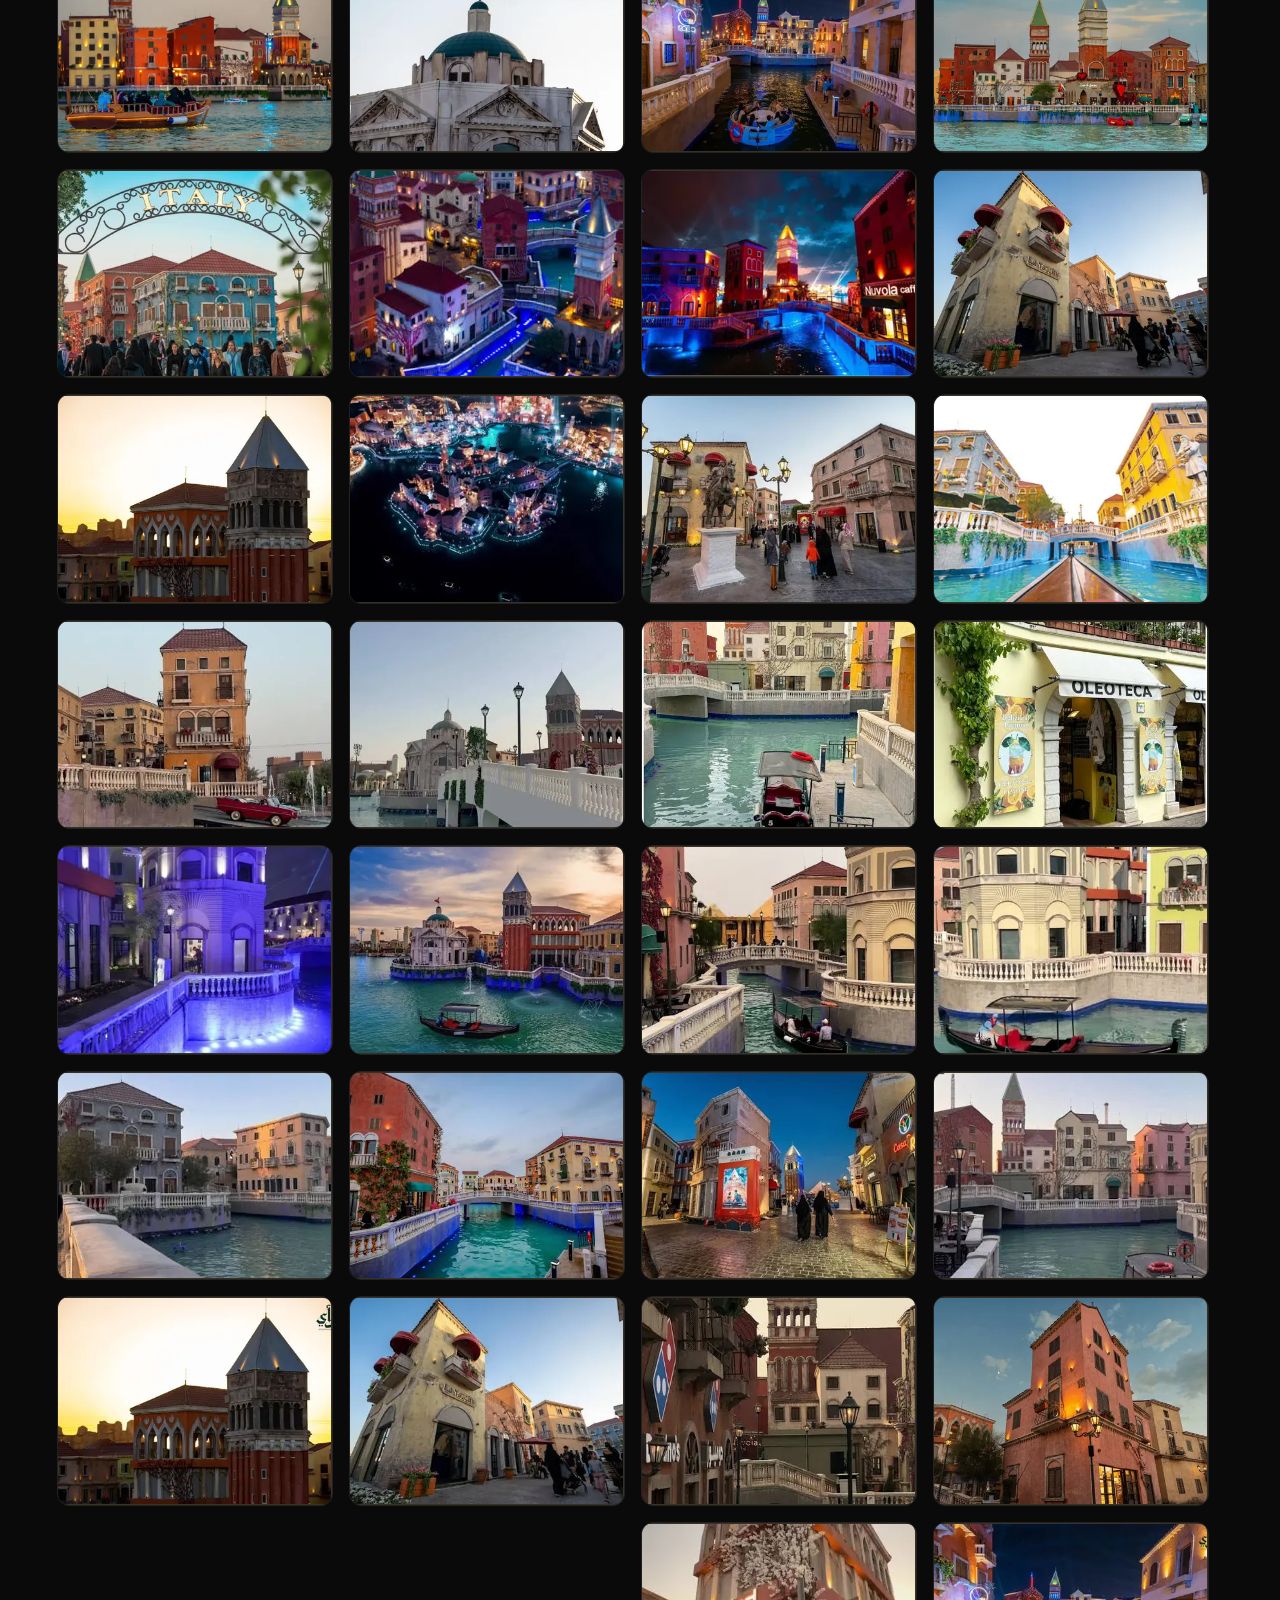
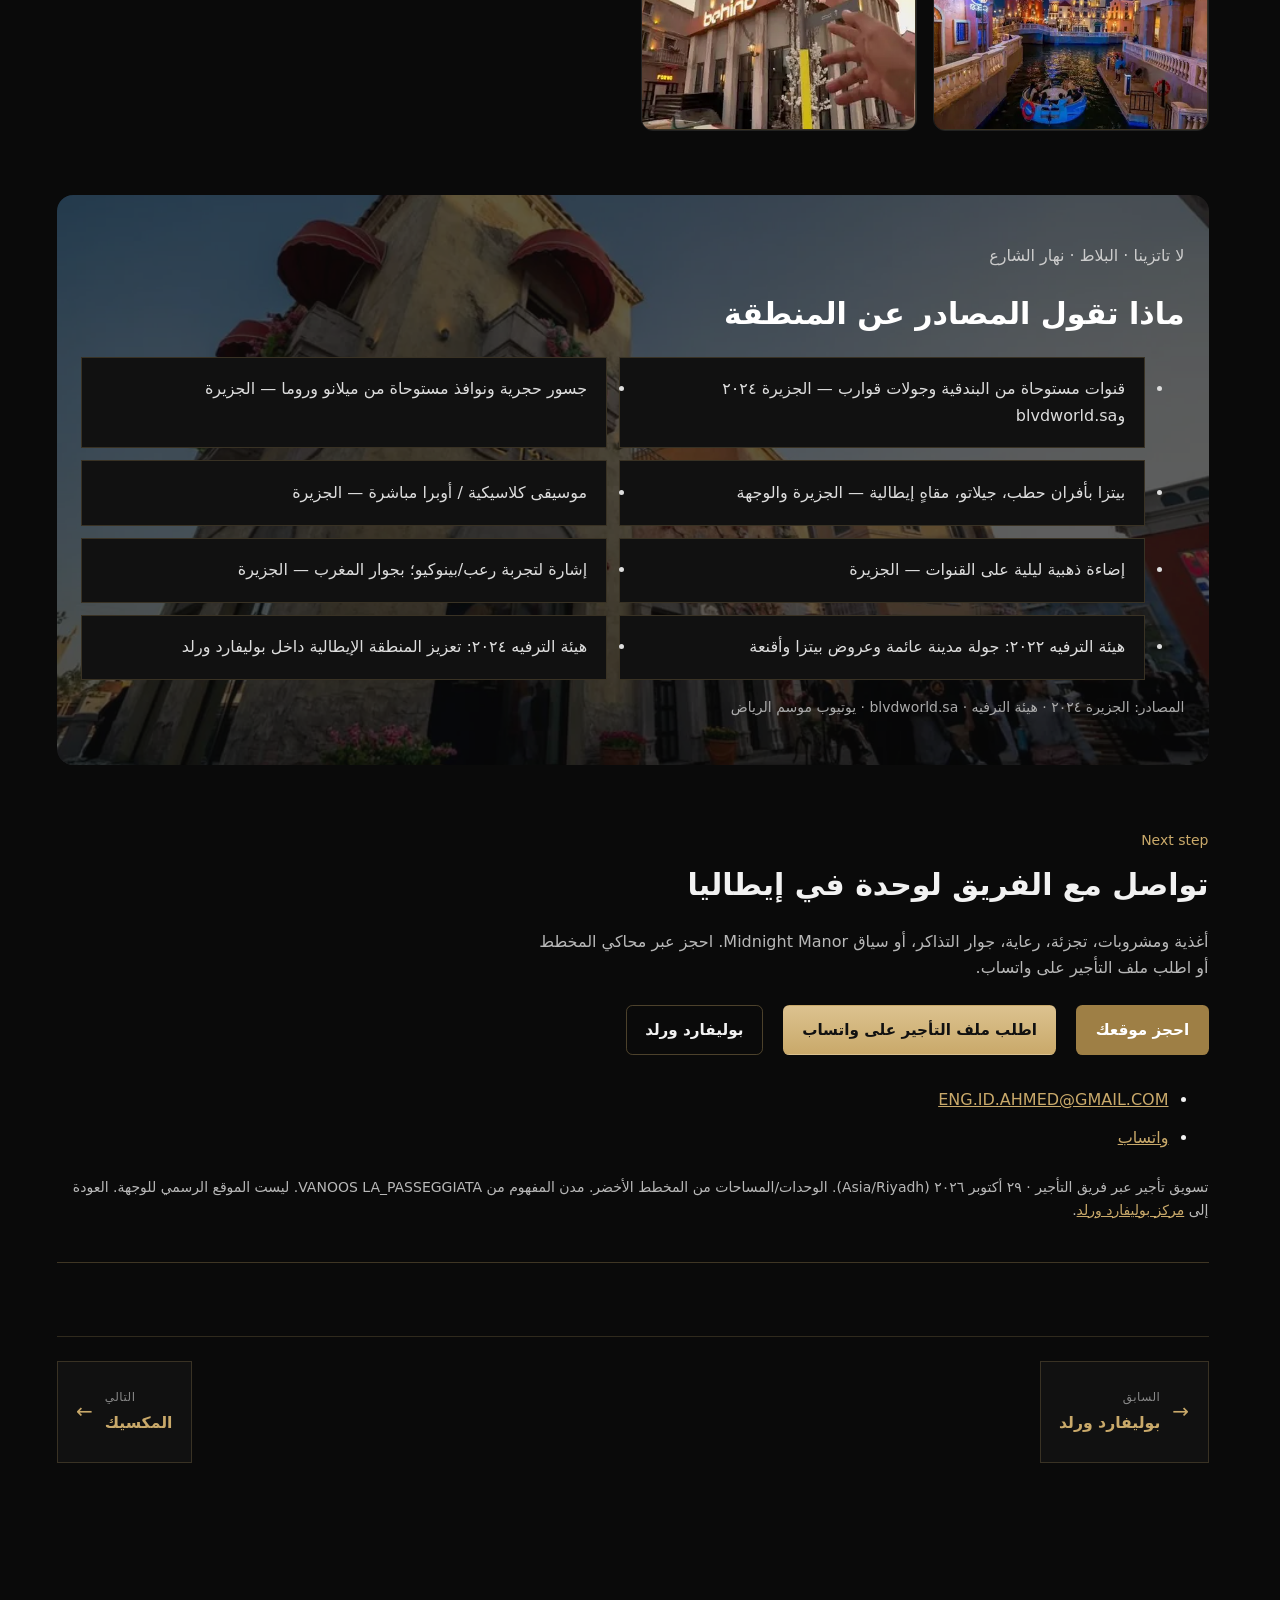
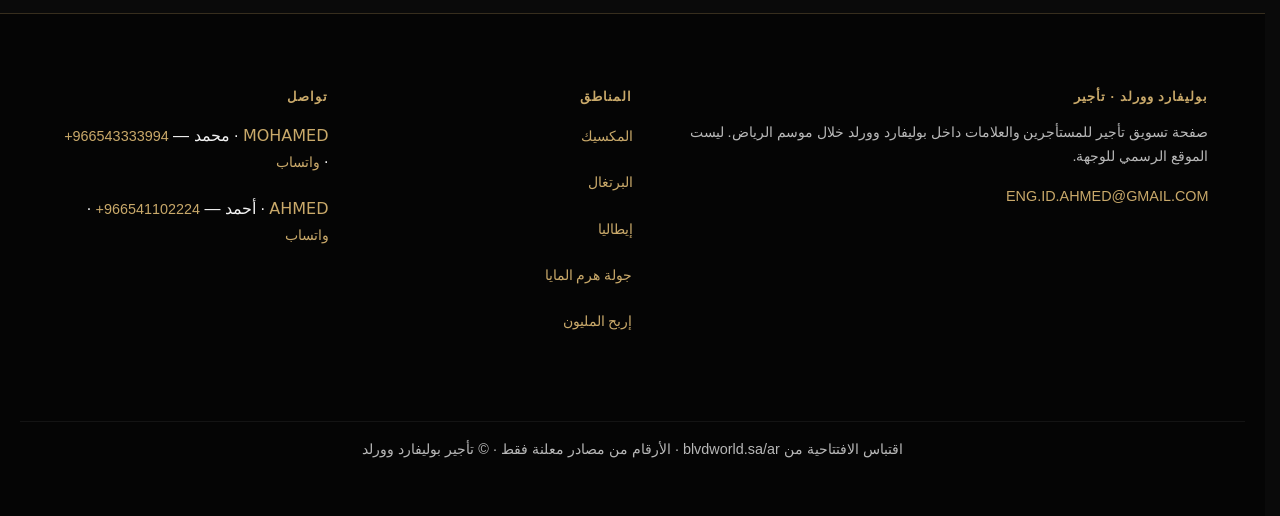
<file: italy/index.html>
<!DOCTYPE html>
<html lang="ar" dir="rtl">
<head>
<meta charset="utf-8">
<meta name="viewport" content="width=device-width, initial-scale=1">
<title>تأجير منطقة إيطاليا — بوليفارد وورلد | فينيسيا · كومو · نابولي</title>
<meta name="description" content="إستأجر متجراً في واحد من أهم معالم العالم. أهم موقع في العالم ولمدة ٦ أشهر — أنت في قلب أهم حدث تجاري تاريخي. ١٦ F&B · ١٨ تجزئة · Midnight Manor.">
<link rel="canonical" href="https://boulevard-world.github.io/italy/">
<meta name="theme-color" content="#0a0a0a">
<meta property="og:type" content="website">
<meta property="og:locale" content="ar_SA">
<meta property="og:title" content="تأجير منطقة إيطاليا — بوليفارد وورلد | فينيسيا · كومو · نابولي">
<meta property="og:description" content="إستأجر متجراً في واحد من أهم معالم العالم. أهم موقع في العالم ولمدة ٦ أشهر — أنت في قلب أهم حدث تجاري تاريخي. ١٦ F&B · ١٨ تجزئة · Midnight Manor.">
<meta property="og:url" content="https://boulevard-world.github.io/italy/">
<meta property="og:image" content="https://boulevard-world.github.io/og.jpg">
<meta name="twitter:card" content="summary_large_image">
<meta name="twitter:title" content="تأجير منطقة إيطاليا — بوليفارد وورلد | فينيسيا · كومو · نابولي">
<meta name="twitter:description" content="إستأجر متجراً في واحد من أهم معالم العالم. أهم موقع في العالم ولمدة ٦ أشهر — أنت في قلب أهم حدث تجاري تاريخي. ١٦ F&B · ١٨ تجزئة · Midnight Manor.">
<meta name="twitter:image" content="https://boulevard-world.github.io/og.jpg">
<link rel="icon" type="image/svg+xml" href="/favicon.svg">
<link rel="stylesheet" href="/assets/site/bw-theme.css">
<link rel="stylesheet" href="/assets/site/bw-extra.css">

<link rel="stylesheet" href="/assets/site/wa-fab.css">
<link rel="stylesheet" href="/assets/site/site-lightbox.css">
</head>
<body class="bw-site">
<header class="ev-header">
  <div class="ev-header-inner">
    <a class="ev-brand" href="/">
      <p class="ev-brand-k">BLVD WORLD</p>
      <p class="ev-brand-t">تأجير الوحدات · موسم الرياض</p>
    </a>
    <nav class="ev-nav" aria-label="القائمة الرئيسية">
      <a href="/">الرئيسية</a>
      <a href="/mexico/">المكسيك</a>
      <a href="/portugal/">البرتغال</a>
      <a href="/italy/" aria-current="page">إيطاليا</a>
      <a href="#contact">تواصل</a>
    </nav>
    <a class="ev-wa" href="https://wa.me/966543333994?text=%D8%A3%D8%B1%D8%BA%D8%A8%20%D9%81%D9%8A%20%D8%AA%D8%A3%D8%AC%D9%8A%D8%B1%20%D8%A8%D9%88%D9%84%D9%8A%D9%81%D8%A7%D8%B1%D8%AF%20%D9%88%D9%88%D8%B1%D9%84%D8%AF" target="_blank" rel="noopener">واتساب</a>
    <button type="button" class="ev-menu-btn" data-ev-menu aria-expanded="false" aria-controls="ev-panel">القائمة</button>
  </div>
  <div class="ev-nav-panel" id="ev-panel" data-ev-panel>
    <a href="/">الرئيسية</a>
    <a href="/mexico/">المكسيك</a>
    <a href="/portugal/">البرتغال</a>
    <a href="/italy/" aria-current="page">إيطاليا</a>
    <a href="#contact">تواصل</a>
    <a href="https://wa.me/966543333994?text=%D8%A3%D8%B1%D8%BA%D8%A8%20%D9%81%D9%8A%20%D8%AA%D8%A3%D8%AC%D9%8A%D8%B1%20%D8%A8%D9%88%D9%84%D9%8A%D9%81%D8%A7%D8%B1%D8%AF%20%D9%88%D9%88%D8%B1%D9%84%D8%AF" target="_blank" rel="noopener">واتساب</a>
  </div>
</header>
<main id="main" class="bw-page mx-auto max-w-6xl px-5 py-12" data-bw="boulevard-world" data-bw-zone="italy">
<nav class="bw-crumbs" aria-label="مسار التنقل"><ol><li><a href="/">الرئيسية</a></li><li><a href="/">مشاريع الفعاليات</a></li><li><a href="/">بوليفارد ورلد</a></li><li aria-current="page">إيطاليا</li></ol></nav>

<div class="bw-hero-band mt-4">
<img class="bw-hero-bg" src="/media/boulevard-world/boulevard-world-italian-zone-lago-di-amore-waterfront-dusk-960-boxtech.webp" srcset="/media/boulevard-world/boulevard-world-italian-zone-lago-di-amore-waterfront-dusk-480-boxtech.webp 480w, /media/boulevard-world/boulevard-world-italian-zone-lago-di-amore-waterfront-dusk-960-boxtech.webp 960w" sizes="100vw" width="960" height="540" alt="واجهة لاغو دي أموري عند الغسق — أبراج البندقية ومقهى نووفولا وقوارب القناة في المنطقة الإيطالية ببوليفارد ورلد، موسم الرياض فعاليات السعودية / Lago di Amore waterfront at dusk — Venetian towers, Nuvola caffè and canal boats in Boulevard World Italian zone, Riyadh Season Saudi events" decoding="async" fetchpriority="high">
<div class="bw-hero-copy">
<p class="bw-tagline">لاغو دي أموري · القنوات · البرج · نووفولا كافيه</p>
<p class="bw-kicker">فريق التأجير · فعاليات السعودية · بوليفارد ورلد</p>
<p class="bw-subkicker">موسم الرياض ٢٠٢٦ · تأجير المنطقة الإيطالية</p>
<h1 class="mt-3 text-4xl leading-tight" style="color:#fff">إستأجر متجراً في واحد من أهم معالم العالم</h1>
<p class="bw-latin mt-2 text-xl" style="color:#c9a96a">أهم موقع في العالم · ٦ أشهر · قلب الحدث</p>
<p class="mt-4 max-w-xl text-lg" style="color:#ddd">أهم موقع في العالم ولمدة ٦ أشهر. أنت في قلب أهم حدث تجاري تاريخي. قنوات البندقية والجندول وقوس ITALY — ووحدات ITY بمساحات م² منشورة: ١٦ أغذية ومشروبات · ١٨ تجزئة · جاذبية Midnight Manor.</p>
<div class="mt-6 flex flex-wrap gap-3">
<a class="bw-btn bw-btn-primary" href="/mexico/simulate/">احجز موقعك</a>
<a class="bw-btn bw-btn-gold" href="https://wa.me/966541102224?text=%D8%A3%D8%B1%D8%BA%D8%A8%20%D9%81%D9%8A%20%D9%85%D9%84%D9%81%20%D8%AA%D8%A3%D8%AC%D9%8A%D8%B1%20%D8%A5%D9%8A%D8%B7%D8%A7%D9%84%D9%8A%D8%A7%20%D8%A8%D9%88%D9%84%D9%8A%D9%81%D8%A7%D8%B1%D8%AF%20%D9%88%D9%88%D8%B1%D9%84%D8%AF" target="_blank" rel="noopener">اطلب ملف التأجير</a>
<a class="bw-btn bw-btn-ghost" href="#master-plan">ادرس المخطط</a>
<a class="bw-btn bw-btn-ghost" href="#photo-gallery">معرض الصور</a>
<a class="bw-btn bw-btn-ghost" href="/">كل المناطق</a></div>
</div></div>

<header class="bw-hero grid gap-8 md:grid-cols-12 md:items-center mt-10"><div class="md:col-span-7">
<p class="bw-latin text-sm" lang="en">سطور ترويجية من المنطقة</p>
<ul class="mt-4 space-y-3 text-muted">
<li><strong style="color:#c9a96a">«تحت قوس ITALY»</strong> — أول خطوة إلى ليلة البندقية.</li>
<li><strong style="color:#c9a96a">«طاولة على لاغو دي أموري»</strong> — أغذية ومشروبات على الماء بإطلالة الأبراج.</li>
<li><strong style="color:#c9a96a">«نووفولا كافيه تضيء القناة»</strong> — واجهة نيون، رصيف أزرق، وحركة القوارب.</li>
<li><strong style="color:#c9a96a">«لا تاتزينا على البلاط»</strong> — طاقة المقهى في الشارع نهاراً وغسقاً.</li>
</ul></div>
<figure class="md:col-span-5 bw-hero-fig"><img class="bw-img" src="/media/boulevard-world/boulevard-world-italian-zone-italy-arch-entrance-crowd-960-boxtech.webp" srcset="/media/boulevard-world/boulevard-world-italian-zone-italy-arch-entrance-crowd-480-boxtech.webp 480w, /media/boulevard-world/boulevard-world-italian-zone-italy-arch-entrance-crowd-960-boxtech.webp 960w" sizes="(min-width:980px) 40vw, 100vw" width="960" height="540" alt="قوس مدخل ITALY الحديدي والزوار عند الغسق — المنطقة الإيطالية ببوليفارد ورلد / ITALY wrought-iron entrance arch with visitors at twilight — Boulevard World Italian zone" decoding="async" loading="lazy"></figure></header>

<section class="bw-stats mt-12 grid gap-4 sm:grid-cols-2 lg:grid-cols-4" aria-label="أرقام من مخطط التأجير">
<div class="bw-stat"><p class="bw-stat-n" dir="ltr">16</p><h2 class="bw-stat-t">وحدة أغذية ومشروبات</h2><p class="bw-stat-d">وحدات ITY بمساحات م² على المخطط الأخضر</p></div>
<div class="bw-stat"><p class="bw-stat-n" dir="ltr">18</p><h2 class="bw-stat-t">وحدة تجزئة</h2><p class="bw-stat-d">كتل One May / By Behind على المخطط</p></div>
<div class="bw-stat"><p class="bw-stat-n" dir="ltr">161.95</p><h2 class="bw-stat-t">م² Midnight Manor</h2><p class="bw-stat-d">جاذب ITY 03 و04</p></div>
<div class="bw-stat"><p class="bw-stat-n" dir="ltr">5</p><h2 class="bw-stat-t">تراسات على الماء</h2><p class="bw-stat-d">جلسات خارجية ITY 53–57 على القناة</p></div></section>
<p class="mt-4 text-sm text-muted">معرّفات الوحدات والمساحات من مخطط التأجير الأخضر لإيطاليا (ملف المخطط الذي أرسله العميل). قصة المدن (فينيسيا / كومو / نابولي) ومسارات البوابات من ملف VANOOS LA_PASSEGGIATA. ألوان الوجهة من blvdworld.sa والجزيرة (٢٠ ديسمبر ٢٠٢٤) وهيئة الترفيه.</p>

<section id="cities" class="mt-16"><p class="bw-latin text-sm" lang="en">Three cities · one night</p>
<h2 class="mt-2 text-3xl text-ink">ثلاث مدن. ثلاثة تعبيرات عن الليلة نفسها</h2>
<div class="mt-8 grid gap-6 md:grid-cols-3">
<article class="bw-unit"><p class="bw-latin text-sm" lang="en">ZA · Venezia</p><h3>الشارع كمسرح</h3><p>افتتاح غامض: عمارة عتيقة، ممرات ضيقة، نوافذ مضيئة، أقنعة، وعروض غير متوقعة. جلسات على القناة ووقفات تصوير.</p><p class="bw-fit"><span>يناسب:</span> مطعم حميمي، قهوة، أقنعة وحِرف زجاج</p></article>
<article class="bw-unit"><p class="bw-latin text-sm" lang="en">ZC · Napoli</p><h3>الشارع كبيت</h3><p>صخب اجتماعي: مطابخ مفتوحة، طاولات للخارج. القلب الطبيعي للبيتزا والجيلاتو — وحدة دومينوز ITY 06 على مخطط القناة.</p><p class="bw-fit"><span>يناسب:</span> بيتزا، حلويات، إسبرسو، أسواق</p></article>
<article class="bw-unit"><p class="bw-latin text-sm" lang="en">ZB · Como</p><h3>الشارع كصالون</h3><p>إقامة أطول حول أفضل إطلالة: حرير، موضة، أبيريتيفو، وطعام راقٍ.</p><p class="bw-fit"><span>يناسب:</span> أزياء فاخرة، عطور، مجوهرات، مقهى راقٍ</p></article>
</div></section>

<div class="bw-section-bg">
<img class="bw-section-bg-img" src="/media/boulevard-world/boulevard-world-italian-zone-nuvola-caffe-canal-night-960-boxtech.webp" srcset="/media/boulevard-world/boulevard-world-italian-zone-nuvola-caffe-canal-night-480-boxtech.webp 480w, /media/boulevard-world/boulevard-world-italian-zone-nuvola-caffe-canal-night-960-boxtech.webp 960w" sizes="100vw" width="960" height="540" alt="لافتة نووفولا كافيه والبرج فوق القناة المضاءة ليلاً — المنطقة الإيطالية ببوليفارد ورلد / Nuvola caffè neon and campanile over the blue-lit canal at night — Boulevard World Italian zone" decoding="async" loading="lazy">
<div class="bw-section-bg-body">
<p class="bw-tagline">نووفولا كافيه · الرصيف الأزرق · البرج</p>
<h2 class="text-3xl" style="color:#fff">لماذا تستأجر في المنطقة الإيطالية</h2>
<div class="bw-reasons mt-8 grid gap-6 md:grid-cols-2 lg:grid-cols-3">
<article class="bw-reason"><div class="bw-reason-body"><h3>مخطط بمساحات حقيقية</h3><p>كل كتلة ITY قابلة للتأجير تحمل تسمية مشغّل ورقم م² مطبوع — من أكشاك ١٢٫٩٨ م² إلى ١٣٣٫٢١ م² Behind F&amp;B و١٦١٫٩٥ م² Midnight Manor.</p></div></article>
<article class="bw-reason"><div class="bw-reason-body"><h3>قنوات وجسور وحركة قوارب</h3><p>مسارات صفراء تعبر الجسور ITY 7 و35 و46 و47. تراسات ITY 53–57 تضع الطاولات على الرصيف. الجزيرة وهيئة الترفيه تصفان جولات مستوحاة من البندقية.</p></div></article>
<article class="bw-reason"><div class="bw-reason-body"><h3>مسار ليلي يعيد الزائر</h3><p>من Gate 01: فينيسيا→كومو→نابولي؛ ومن Gate 02 العكس. وحدتك على دائرة حيّة لا نهاية ممر.</p></div></article>
<article class="bw-reason"><div class="bw-reason-body"><h3>مطبخ داخل المشهد</h3><p>بيتزا بأفران حطب، جيلاتو، وموسيقى كلاسيكية/أوبرا بحسب الجزيرة. على المخطط: Domino's وDr. Ghazi وOne May وBy Behind.</p></div></article>
<article class="bw-reason"><div class="bw-reason-body"><h3>الشارع هو العرض</h3><p>من نسخة ساكنة إلى مسار ليلي حيّ — Midnight Manor وعروض متجولة من ملف المفهوم.</p></div></article>
<article class="bw-reason"><div class="bw-reason-body"><h3>تواصل مباشر للتأجير</h3><p>واتساب وهاتف وبريد فريق التأجير — ملف التأجير وجولة على المخطط، لا بريد الوجهة الرسمي.</p></div></article>
</div></div></div>

<section id="master-plan" class="mt-16"><p class="bw-latin text-sm" lang="en">Leasing mass plan</p>
<h2 class="mt-2 text-3xl text-ink">المخطط: وحدات ITY والقنوات والجسور والتراسات</h2>
<p class="mt-3 max-w-3xl text-muted">الورقة المرجعية: مخطط التأجير الأخضر لإيطاليا. أحمر/أزرق = أغذية ومشروبات، أخضر = تجزئة، بنفسجي = جاذب/راعٍ، برتقالي = تذاكر، تهشير أزرق = جلسات خارجية. الجسور ITY 7 / 35 / 46 / 47. ألوان المدن والبوابات أدناه من ملف مفهوم VANOOS.</p>
<figure class="mt-6"><img class="bw-img" src="/media/boulevard-world/boulevard-world-italian-zone-riyadh-saudi-events-leasing-master-plan-960-boxtech.webp" srcset="/media/boulevard-world/boulevard-world-italian-zone-riyadh-saudi-events-leasing-master-plan-480-boxtech.webp 480w, /media/boulevard-world/boulevard-world-italian-zone-riyadh-saudi-events-leasing-master-plan-960-boxtech.webp 960w" sizes="100vw" width="960" height="540" alt="مخطط تأجير المنطقة الإيطالية بوحدات ITY والمساحات م² في بوليفارد ورلد / Italy zone leasing mass plan with ITY units and m² at Boulevard World" decoding="async" loading="lazy"><figcaption class="mt-2 text-sm text-muted">مخطط التأجير الأخضر — جدول ITY بالمتر المربع.</figcaption></figure>
<div class="mt-8 grid gap-4 md:grid-cols-2">
<figure><img class="bw-img" src="/media/boulevard-world/boulevard-world-italian-zone-riyadh-saudi-events-master-zoning-plan-960-boxtech.webp" srcset="/media/boulevard-world/boulevard-world-italian-zone-riyadh-saudi-events-master-zoning-plan-480-boxtech.webp 480w, /media/boulevard-world/boulevard-world-italian-zone-riyadh-saudi-events-master-zoning-plan-960-boxtech.webp 960w" sizes="100vw" width="960" height="540" alt="مخطط تقسيم فينيسيا كومو نابولي / Venice Como Napoli zoning" decoding="async" loading="lazy"><figcaption class="mt-2 text-sm text-muted">تقسيم المفهوم — Gate 01 فينيسيا، Gate 02 نابولي (VANOOS).</figcaption></figure>
<figure><img class="bw-img" src="/media/boulevard-world/boulevard-world-italian-zone-riyadh-saudi-events-visitor-route-gate01-960-boxtech.webp" srcset="/media/boulevard-world/boulevard-world-italian-zone-riyadh-saudi-events-visitor-route-gate01-480-boxtech.webp 480w, /media/boulevard-world/boulevard-world-italian-zone-riyadh-saudi-events-visitor-route-gate01-960-boxtech.webp 960w" sizes="100vw" width="960" height="540" alt="مسار البوابة 01 / Gate 01 route" decoding="async" loading="lazy"><figcaption class="mt-2 text-sm text-muted">المسار ١: Gate 01 → فينيسيا → كومو → نابولي</figcaption></figure>
</div>
<ol class="mt-8 grid gap-4 md:grid-cols-4">
<li class="bw-step"><p class="bw-step-n" dir="ltr">01</p><h3>القنوات</h3><p>بحيرة مستمرة حول الكتل؛ جلسات رصيف ITY 53–57.</p></li>
<li class="bw-step"><p class="bw-step-n" dir="ltr">02</p><h3>الجسور</h3><p>ITY 7 و35 و46 و47 تربط الساحات فوق الماء.</p></li>
<li class="bw-step"><p class="bw-step-n" dir="ltr">03</p><h3>الخدمات</h3><p>دورات مياه ITY 34 · إسعاف أولي ITY 32 · تذاكر ITY 39.</p></li>
<li class="bw-step"><p class="bw-step-n" dir="ltr">04</p><h3>البوابات</h3><p>Gate 01 فينيسيا · Gate 02 نابولي · مساران ليليان.</p></li>
</ol></section>

<section id="units" class="mt-16"><h2 class="text-3xl text-ink">جدول الوحدات من المخطط الأخضر</h2>
<p class="mt-3 max-w-3xl text-muted">معرّفات ITY وأنواعها ومساحاتها المطبوعة على مخطط التأجير. الإيجارات تُؤكد خارج هذه الصفحة. أسماء المشغّلين (One May، By Behind، Dr. Ghazi، Domino's) تظهر كتسميات تأجير على الورقة.</p>
<div class="bw-units-scroll mt-6"><table class="bw-table w-full text-sm" style="border-collapse:collapse;width:100%"><thead><tr style="border-bottom:1px solid #333;text-align:start"><th style="padding:.65rem">الوحدة</th><th style="padding:.65rem">النوع</th><th style="padding:.65rem">تسمية المخطط</th><th style="padding:.65rem" dir="ltr">م²</th></tr></thead><tbody><tr style="border-bottom:1px solid #222"><td style="padding:.55rem" dir="ltr">ITY 02</td><td style="padding:.55rem">F&B</td><td style="padding:.55rem">Behind F&B</td><td style="padding:.55rem" dir="ltr">133.21</td></tr><tr style="border-bottom:1px solid #222"><td style="padding:.55rem" dir="ltr">ITY 03 & 04</td><td style="padding:.55rem">Attraction</td><td style="padding:.55rem">The Midnight Manor</td><td style="padding:.55rem" dir="ltr">161.95</td></tr><tr style="border-bottom:1px solid #222"><td style="padding:.55rem" dir="ltr">ITY 05</td><td style="padding:.55rem">F&B</td><td style="padding:.55rem">By Behind F&B</td><td style="padding:.55rem" dir="ltr">81</td></tr><tr style="border-bottom:1px solid #222"><td style="padding:.55rem" dir="ltr">ITY 06</td><td style="padding:.55rem">F&B</td><td style="padding:.55rem">Domino's F&B</td><td style="padding:.55rem" dir="ltr">121</td></tr><tr style="border-bottom:1px solid #222"><td style="padding:.55rem" dir="ltr">ITY 08</td><td style="padding:.55rem">Retail</td><td style="padding:.55rem">One May Retail</td><td style="padding:.55rem" dir="ltr">37.70</td></tr><tr style="border-bottom:1px solid #222"><td style="padding:.55rem" dir="ltr">ITY 09</td><td style="padding:.55rem">Retail</td><td style="padding:.55rem">One May Retail</td><td style="padding:.55rem" dir="ltr">56.99</td></tr><tr style="border-bottom:1px solid #222"><td style="padding:.55rem" dir="ltr">ITY 10</td><td style="padding:.55rem">Retail</td><td style="padding:.55rem">By Behind</td><td style="padding:.55rem" dir="ltr">26.62</td></tr><tr style="border-bottom:1px solid #222"><td style="padding:.55rem" dir="ltr">ITY 11</td><td style="padding:.55rem">Sponsor</td><td style="padding:.55rem">SPONSOR</td><td style="padding:.55rem" dir="ltr">12.26</td></tr><tr style="border-bottom:1px solid #222"><td style="padding:.55rem" dir="ltr">ITY 12</td><td style="padding:.55rem">Retail</td><td style="padding:.55rem">By Behind Retail</td><td style="padding:.55rem" dir="ltr">51.29</td></tr><tr style="border-bottom:1px solid #222"><td style="padding:.55rem" dir="ltr">ITY 13</td><td style="padding:.55rem">Retail</td><td style="padding:.55rem">One May Retail</td><td style="padding:.55rem" dir="ltr">18.49</td></tr><tr style="border-bottom:1px solid #222"><td style="padding:.55rem" dir="ltr">ITY 16</td><td style="padding:.55rem">F&B</td><td style="padding:.55rem">One May F&B</td><td style="padding:.55rem" dir="ltr">78.15</td></tr><tr style="border-bottom:1px solid #222"><td style="padding:.55rem" dir="ltr">ITY 17</td><td style="padding:.55rem">F&B</td><td style="padding:.55rem">One May F&B</td><td style="padding:.55rem" dir="ltr">31.33</td></tr><tr style="border-bottom:1px solid #222"><td style="padding:.55rem" dir="ltr">ITY 18</td><td style="padding:.55rem">Retail</td><td style="padding:.55rem">One May Retail</td><td style="padding:.55rem" dir="ltr">18.73</td></tr><tr style="border-bottom:1px solid #222"><td style="padding:.55rem" dir="ltr">ITY 19</td><td style="padding:.55rem">F&B</td><td style="padding:.55rem">By Behind F&B</td><td style="padding:.55rem" dir="ltr">52.17</td></tr><tr style="border-bottom:1px solid #222"><td style="padding:.55rem" dir="ltr">ITY 20</td><td style="padding:.55rem">Retail</td><td style="padding:.55rem">One May Retail</td><td style="padding:.55rem" dir="ltr">52.17</td></tr><tr style="border-bottom:1px solid #222"><td style="padding:.55rem" dir="ltr">ITY 21</td><td style="padding:.55rem">Retail</td><td style="padding:.55rem">One May Retail</td><td style="padding:.55rem" dir="ltr">49.34</td></tr><tr style="border-bottom:1px solid #222"><td style="padding:.55rem" dir="ltr">ITY 22</td><td style="padding:.55rem">Retail</td><td style="padding:.55rem">One May Retail</td><td style="padding:.55rem" dir="ltr">52.17</td></tr><tr style="border-bottom:1px solid #222"><td style="padding:.55rem" dir="ltr">ITY 23</td><td style="padding:.55rem">F&B</td><td style="padding:.55rem">One May F&B</td><td style="padding:.55rem" dir="ltr">49.34</td></tr><tr style="border-bottom:1px solid #222"><td style="padding:.55rem" dir="ltr">ITY 25</td><td style="padding:.55rem">Retail</td><td style="padding:.55rem">By Behind Retail</td><td style="padding:.55rem" dir="ltr">66.56</td></tr><tr style="border-bottom:1px solid #222"><td style="padding:.55rem" dir="ltr">ITY 26</td><td style="padding:.55rem">F&B</td><td style="padding:.55rem">One May F&B</td><td style="padding:.55rem" dir="ltr">49.34</td></tr><tr style="border-bottom:1px solid #222"><td style="padding:.55rem" dir="ltr">ITY 27</td><td style="padding:.55rem">F&B</td><td style="padding:.55rem">By Behind F&B</td><td style="padding:.55rem" dir="ltr">49.29</td></tr><tr style="border-bottom:1px solid #222"><td style="padding:.55rem" dir="ltr">ITY 28</td><td style="padding:.55rem">Retail</td><td style="padding:.55rem">One May Retail</td><td style="padding:.55rem" dir="ltr">29.40</td></tr><tr style="border-bottom:1px solid #222"><td style="padding:.55rem" dir="ltr">ITY 29</td><td style="padding:.55rem">F&B</td><td style="padding:.55rem">By Behind F&B</td><td style="padding:.55rem" dir="ltr">53.28</td></tr><tr style="border-bottom:1px solid #222"><td style="padding:.55rem" dir="ltr">ITY 30</td><td style="padding:.55rem">Retail</td><td style="padding:.55rem">By Behind Retail</td><td style="padding:.55rem" dir="ltr">78.12</td></tr><tr style="border-bottom:1px solid #222"><td style="padding:.55rem" dir="ltr">ITY 31</td><td style="padding:.55rem">Retail</td><td style="padding:.55rem">One May Retail</td><td style="padding:.55rem" dir="ltr">31.36</td></tr><tr style="border-bottom:1px solid #222"><td style="padding:.55rem" dir="ltr">ITY 32</td><td style="padding:.55rem">Service</td><td style="padding:.55rem">First Aid</td><td style="padding:.55rem" dir="ltr">18.70</td></tr><tr style="border-bottom:1px solid #222"><td style="padding:.55rem" dir="ltr">ITY 34-01</td><td style="padding:.55rem">Service</td><td style="padding:.55rem">Male Toilet</td><td style="padding:.55rem" dir="ltr">29.88</td></tr><tr style="border-bottom:1px solid #222"><td style="padding:.55rem" dir="ltr">ITY 34-02</td><td style="padding:.55rem">Service</td><td style="padding:.55rem">Female Toilet</td><td style="padding:.55rem" dir="ltr">31.98</td></tr><tr style="border-bottom:1px solid #222"><td style="padding:.55rem" dir="ltr">ITY 36</td><td style="padding:.55rem">F&B</td><td style="padding:.55rem">One May F&B</td><td style="padding:.55rem" dir="ltr">90.76</td></tr><tr style="border-bottom:1px solid #222"><td style="padding:.55rem" dir="ltr">ITY 37</td><td style="padding:.55rem">F&B</td><td style="padding:.55rem">By Behind F&B</td><td style="padding:.55rem" dir="ltr">128.87</td></tr><tr style="border-bottom:1px solid #222"><td style="padding:.55rem" dir="ltr">ITY 38</td><td style="padding:.55rem">Retail</td><td style="padding:.55rem">One May Retail</td><td style="padding:.55rem" dir="ltr">32.64</td></tr><tr style="border-bottom:1px solid #222"><td style="padding:.55rem" dir="ltr">ITY 39</td><td style="padding:.55rem">Ticket</td><td style="padding:.55rem">Ticket Booth</td><td style="padding:.55rem" dir="ltr">25.00</td></tr><tr style="border-bottom:1px solid #222"><td style="padding:.55rem" dir="ltr">ITY 40</td><td style="padding:.55rem">Retail</td><td style="padding:.55rem">One May Retail</td><td style="padding:.55rem" dir="ltr">49.20</td></tr><tr style="border-bottom:1px solid #222"><td style="padding:.55rem" dir="ltr">ITY 41</td><td style="padding:.55rem">Retail</td><td style="padding:.55rem">By Behind Retail</td><td style="padding:.55rem" dir="ltr">73.82</td></tr><tr style="border-bottom:1px solid #222"><td style="padding:.55rem" dir="ltr">ITY 42</td><td style="padding:.55rem">F&B</td><td style="padding:.55rem">Dr. Ghazi F&B</td><td style="padding:.55rem" dir="ltr">38.42</td></tr><tr style="border-bottom:1px solid #222"><td style="padding:.55rem" dir="ltr">ITY 43</td><td style="padding:.55rem">F&B</td><td style="padding:.55rem">Dr. Ghazi F&B</td><td style="padding:.55rem" dir="ltr">40.65</td></tr><tr style="border-bottom:1px solid #222"><td style="padding:.55rem" dir="ltr">ITY 44</td><td style="padding:.55rem">F&B</td><td style="padding:.55rem">By Behind F&B</td><td style="padding:.55rem" dir="ltr">30.78</td></tr><tr style="border-bottom:1px solid #222"><td style="padding:.55rem" dir="ltr">ITY 45</td><td style="padding:.55rem">F&B</td><td style="padding:.55rem">Dr. Ghazi F&B</td><td style="padding:.55rem" dir="ltr">109.86</td></tr><tr style="border-bottom:1px solid #222"><td style="padding:.55rem" dir="ltr">ITY 51</td><td style="padding:.55rem">Retail</td><td style="padding:.55rem">One May Retail</td><td style="padding:.55rem" dir="ltr">12.98</td></tr><tr style="border-bottom:1px solid #222"><td style="padding:.55rem" dir="ltr">ITY 52</td><td style="padding:.55rem">Retail</td><td style="padding:.55rem">By Behind Retail</td><td style="padding:.55rem" dir="ltr">12.98</td></tr></tbody></table></div>
<p class="mt-4 text-sm text-muted">عناصر غير قابلة للتأجير أيضاً: جسور ITY 7/35/46/47، منصات ITY 14/15/24/48/50، جلسات ITY 53–57. أعداد ملف المفهوم (١٥ أغذية / ١٠ تجزئة / ٤ ترفيه) سردية — المخطط الأخضر هو المرجع لمعرّفات الوحدات والمساحات.</p>
<div class="mt-8 grid gap-4 md:grid-cols-3">
<figure><img class="bw-img" src="/media/boulevard-world/boulevard-world-italian-zone-riyadh-saudi-events-tenant-fb-distribution-960-boxtech.webp" srcset="/media/boulevard-world/boulevard-world-italian-zone-riyadh-saudi-events-tenant-fb-distribution-480-boxtech.webp 480w, /media/boulevard-world/boulevard-world-italian-zone-riyadh-saudi-events-tenant-fb-distribution-960-boxtech.webp 960w" sizes="100vw" width="960" height="540" alt="توزيع F&amp;B المفاهيمي / Concept F&amp;B" decoding="async" loading="lazy"><figcaption class="mt-2 text-sm text-muted">توزيع F&amp;B المفاهيمي (VANOOS)</figcaption></figure>
<figure><img class="bw-img" src="/media/boulevard-world/boulevard-world-italian-zone-riyadh-saudi-events-tenant-retail-distribution-960-boxtech.webp" srcset="/media/boulevard-world/boulevard-world-italian-zone-riyadh-saudi-events-tenant-retail-distribution-480-boxtech.webp 480w, /media/boulevard-world/boulevard-world-italian-zone-riyadh-saudi-events-tenant-retail-distribution-960-boxtech.webp 960w" sizes="100vw" width="960" height="540" alt="توزيع التجزئة المفاهيمي / Concept retail" decoding="async" loading="lazy"><figcaption class="mt-2 text-sm text-muted">توزيع التجزئة المفاهيمي (VANOOS)</figcaption></figure>
<figure><img class="bw-img" src="/media/boulevard-world/boulevard-world-italian-zone-riyadh-saudi-events-tenant-entertainment-distribution-960-boxtech.webp" srcset="/media/boulevard-world/boulevard-world-italian-zone-riyadh-saudi-events-tenant-entertainment-distribution-480-boxtech.webp 480w, /media/boulevard-world/boulevard-world-italian-zone-riyadh-saudi-events-tenant-entertainment-distribution-960-boxtech.webp 960w" sizes="100vw" width="960" height="540" alt="توزيع الترفيه المفاهيمي / Concept ENT" decoding="async" loading="lazy"><figcaption class="mt-2 text-sm text-muted">توزيع الترفيه المفاهيمي (VANOOS)</figcaption></figure>
</div></section>

<section id="photo-gallery" class="mt-16"><p class="bw-latin text-sm" lang="en">On the ground</p>
<h2 class="mt-2 text-3xl text-ink">معرض صور المنطقة الإيطالية</h2>
<p class="mt-3 max-w-3xl text-muted">صور ميدانية وصحفية للقنوات والجندول ولاغو دي أموري ولا تاتزينا ونووفولا كافيه وقوس ITALY والمناظر الجوية الليلية. انقر لفتح العرض. تحميل كسول. صور الرأي المائية للمعرض فقط (لا تُستخدم خلفيات).</p>
<ul class="bw-photo-gallery" id="italy-gallery">
<li><a href="/media/boulevard-world/boulevard-world-italian-zone-lago-di-amore-waterfront-dusk-960-boxtech.webp" data-bw-lb data-alt="واجهة لاغو دي أموري عند الغسق — أبراج البندقية ومقهى نووفولا وقوارب القناة في المنطقة الإيطالية ببوليفارد ورلد، موسم الرياض فعاليات السعودية / Lago di Amore waterfront at dusk — Venetian towers, Nuvola caffè and canal boats in Boulevard World Italian zone, Riyadh Season Saudi events" data-cap="واجهة لاغو دي أموري عند الغسق — أبراج البندقية ومقهى نووفولا وقوارب القناة في المنطقة الإيطالية ببوليفارد ورلد، موسم الرياض فعاليات السعودية"><img class="bw-img" src="/media/boulevard-world/boulevard-world-italian-zone-lago-di-amore-waterfront-dusk-960-boxtech.webp" srcset="/media/boulevard-world/boulevard-world-italian-zone-lago-di-amore-waterfront-dusk-480-boxtech.webp 480w, /media/boulevard-world/boulevard-world-italian-zone-lago-di-amore-waterfront-dusk-960-boxtech.webp 960w" sizes="(min-width:1024px) 25vw, (min-width:768px) 33vw, 50vw" width="960" height="540" alt="واجهة لاغو دي أموري عند الغسق — أبراج البندقية ومقهى نووفولا وقوارب القناة في المنطقة الإيطالية ببوليفارد ورلد، موسم الرياض فعاليات السعودية / Lago di Amore waterfront at dusk — Venetian towers, Nuvola caffè and canal boats in Boulevard World Italian zone, Riyadh Season Saudi events" decoding="async" loading="lazy"></a></li>
<li><a href="/media/boulevard-world/boulevard-world-italian-zone-venetian-canal-night-boat-dining-960-boxtech.webp" data-bw-lb data-alt="قناة بندقية ليلية مع قارب عشاء عائم وأضواء البرج — المنطقة الإيطالية ببوليفارد ورلد فعاليات السعودية / Night Venetian canal with floating dining boat and campanile lights — Boulevard World Italian zone Saudi events" data-cap="قناة بندقية ليلية مع قارب عشاء عائم وأضواء البرج — المنطقة الإيطالية ببوليفارد ورلد فعاليات السعودية"><img class="bw-img" src="/media/boulevard-world/boulevard-world-italian-zone-venetian-canal-night-boat-dining-960-boxtech.webp" srcset="/media/boulevard-world/boulevard-world-italian-zone-venetian-canal-night-boat-dining-480-boxtech.webp 480w, /media/boulevard-world/boulevard-world-italian-zone-venetian-canal-night-boat-dining-960-boxtech.webp 960w" sizes="(min-width:1024px) 25vw, (min-width:768px) 33vw, 50vw" width="960" height="540" alt="قناة بندقية ليلية مع قارب عشاء عائم وأضواء البرج — المنطقة الإيطالية ببوليفارد ورلد فعاليات السعودية / Night Venetian canal with floating dining boat and campanile lights — Boulevard World Italian zone Saudi events" decoding="async" loading="lazy"></a></li>
<li><a href="/media/boulevard-world/boulevard-world-italian-zone-dome-italian-flag-960-boxtech.webp" data-bw-lb data-alt="العلم الإيطالي يرفرف فوق القبة الكلاسيكية — المنطقة الإيطالية ببوليفارد ورلد الرياض / Italian flag flying over the neoclassical dome — Boulevard World Italian zone Riyadh" data-cap="العلم الإيطالي يرفرف فوق القبة الكلاسيكية — المنطقة الإيطالية ببوليفارد ورلد الرياض"><img class="bw-img" src="/media/boulevard-world/boulevard-world-italian-zone-dome-italian-flag-960-boxtech.webp" srcset="/media/boulevard-world/boulevard-world-italian-zone-dome-italian-flag-480-boxtech.webp 480w, /media/boulevard-world/boulevard-world-italian-zone-dome-italian-flag-960-boxtech.webp 960w" sizes="(min-width:1024px) 25vw, (min-width:768px) 33vw, 50vw" width="960" height="540" alt="العلم الإيطالي يرفرف فوق القبة الكلاسيكية — المنطقة الإيطالية ببوليفارد ورلد الرياض / Italian flag flying over the neoclassical dome — Boulevard World Italian zone Riyadh" decoding="async" loading="lazy"></a></li>
<li><a href="/media/boulevard-world/boulevard-world-italian-zone-canal-boat-sunset-skyline-960-boxtech.webp" data-bw-lb data-alt="قارب زوار على القناة عند الغروب أمام أفق البندقية — المنطقة الإيطالية ببوليفارد ورلد / Passenger boat on the canal at sunset facing Venetian skyline — Boulevard World Italian zone" data-cap="قارب زوار على القناة عند الغروب أمام أفق البندقية — المنطقة الإيطالية ببوليفارد ورلد"><img class="bw-img" src="/media/boulevard-world/boulevard-world-italian-zone-canal-boat-sunset-skyline-960-boxtech.webp" srcset="/media/boulevard-world/boulevard-world-italian-zone-canal-boat-sunset-skyline-480-boxtech.webp 480w, /media/boulevard-world/boulevard-world-italian-zone-canal-boat-sunset-skyline-960-boxtech.webp 960w" sizes="(min-width:1024px) 25vw, (min-width:768px) 33vw, 50vw" width="960" height="540" alt="قارب زوار على القناة عند الغروب أمام أفق البندقية — المنطقة الإيطالية ببوليفارد ورلد / Passenger boat on the canal at sunset facing Venetian skyline — Boulevard World Italian zone" decoding="async" loading="lazy"></a></li>
<li><a href="/media/boulevard-world/boulevard-world-italian-zone-la-tazzina-street-day-960-boxtech.webp" data-bw-lb data-alt="مقهى لا تاتزينا على الشارع المرصوف في المنطقة الإيطالية ببوليفارد ورلد موسم الرياض / La Tazzina café on the cobbled Italian street — Boulevard World Italian zone Riyadh Season" data-cap="مقهى لا تاتزينا على الشارع المرصوف في المنطقة الإيطالية ببوليفارد ورلد موسم الرياض"><img class="bw-img" src="/media/boulevard-world/boulevard-world-italian-zone-la-tazzina-street-day-960-boxtech.webp" srcset="/media/boulevard-world/boulevard-world-italian-zone-la-tazzina-street-day-480-boxtech.webp 480w, /media/boulevard-world/boulevard-world-italian-zone-la-tazzina-street-day-960-boxtech.webp 960w" sizes="(min-width:1024px) 25vw, (min-width:768px) 33vw, 50vw" width="960" height="540" alt="مقهى لا تاتزينا على الشارع المرصوف في المنطقة الإيطالية ببوليفارد ورلد موسم الرياض / La Tazzina café on the cobbled Italian street — Boulevard World Italian zone Riyadh Season" decoding="async" loading="lazy"></a></li>
<li><a href="/media/boulevard-world/boulevard-world-italian-zone-nuvola-caffe-canal-night-960-boxtech.webp" data-bw-lb data-alt="لافتة نووفولا كافيه والبرج فوق القناة المضاءة ليلاً — المنطقة الإيطالية ببوليفارد ورلد / Nuvola caffè neon and campanile over the blue-lit canal at night — Boulevard World Italian zone" data-cap="لافتة نووفولا كافيه والبرج فوق القناة المضاءة ليلاً — المنطقة الإيطالية ببوليفارد ورلد"><img class="bw-img" src="/media/boulevard-world/boulevard-world-italian-zone-nuvola-caffe-canal-night-960-boxtech.webp" srcset="/media/boulevard-world/boulevard-world-italian-zone-nuvola-caffe-canal-night-480-boxtech.webp 480w, /media/boulevard-world/boulevard-world-italian-zone-nuvola-caffe-canal-night-960-boxtech.webp 960w" sizes="(min-width:1024px) 25vw, (min-width:768px) 33vw, 50vw" width="960" height="540" alt="لافتة نووفولا كافيه والبرج فوق القناة المضاءة ليلاً — المنطقة الإيطالية ببوليفارد ورلد / Nuvola caffè neon and campanile over the blue-lit canal at night — Boulevard World Italian zone" decoding="async" loading="lazy"></a></li>
<li><a href="/media/boulevard-world/boulevard-world-italian-zone-aerial-night-canals-towers-960-boxtech.webp" data-bw-lb data-alt="منظر جوي ليلي للقنوات والأبراج وأضواء الرصيف الزرقاء — المنطقة الإيطالية ببوليفارد ورلد / Aerial night view of Italian zone canals, towers and blue quay lights — Boulevard World Riyadh" data-cap="منظر جوي ليلي للقنوات والأبراج وأضواء الرصيف الزرقاء — المنطقة الإيطالية ببوليفارد ورلد"><img class="bw-img" src="/media/boulevard-world/boulevard-world-italian-zone-aerial-night-canals-towers-960-boxtech.webp" srcset="/media/boulevard-world/boulevard-world-italian-zone-aerial-night-canals-towers-480-boxtech.webp 480w, /media/boulevard-world/boulevard-world-italian-zone-aerial-night-canals-towers-960-boxtech.webp 960w" sizes="(min-width:1024px) 25vw, (min-width:768px) 33vw, 50vw" width="960" height="540" alt="منظر جوي ليلي للقنوات والأبراج وأضواء الرصيف الزرقاء — المنطقة الإيطالية ببوليفارد ورلد / Aerial night view of Italian zone canals, towers and blue quay lights — Boulevard World Riyadh" decoding="async" loading="lazy"></a></li>
<li><a href="/media/boulevard-world/boulevard-world-italian-zone-italy-arch-entrance-crowd-960-boxtech.webp" data-bw-lb data-alt="قوس مدخل ITALY الحديدي والزوار عند الغسق — المنطقة الإيطالية ببوليفارد ورلد / ITALY wrought-iron entrance arch with visitors at twilight — Boulevard World Italian zone" data-cap="قوس مدخل ITALY الحديدي والزوار عند الغسق — المنطقة الإيطالية ببوليفارد ورلد"><img class="bw-img" src="/media/boulevard-world/boulevard-world-italian-zone-italy-arch-entrance-crowd-960-boxtech.webp" srcset="/media/boulevard-world/boulevard-world-italian-zone-italy-arch-entrance-crowd-480-boxtech.webp 480w, /media/boulevard-world/boulevard-world-italian-zone-italy-arch-entrance-crowd-960-boxtech.webp 960w" sizes="(min-width:1024px) 25vw, (min-width:768px) 33vw, 50vw" width="960" height="540" alt="قوس مدخل ITALY الحديدي والزوار عند الغسق — المنطقة الإيطالية ببوليفارد ورلد / ITALY wrought-iron entrance arch with visitors at twilight — Boulevard World Italian zone" decoding="async" loading="lazy"></a></li>
<li><a href="/media/boulevard-world/boulevard-world-italian-zone-gondola-pov-canal-960-boxtech.webp" data-bw-lb data-alt="منظر مقدمة الجندول عبر القناة الفيروزية — المنطقة الإيطالية ببوليفارد ورلد فعاليات السعودية / Gondola prow POV down the turquoise Venetian canal — Boulevard World Italian zone Saudi events" data-cap="منظر مقدمة الجندول عبر القناة الفيروزية — المنطقة الإيطالية ببوليفارد ورلد فعاليات السعودية"><img class="bw-img" src="/media/boulevard-world/boulevard-world-italian-zone-gondola-pov-canal-960-boxtech.webp" srcset="/media/boulevard-world/boulevard-world-italian-zone-gondola-pov-canal-480-boxtech.webp 480w, /media/boulevard-world/boulevard-world-italian-zone-gondola-pov-canal-960-boxtech.webp 960w" sizes="(min-width:1024px) 25vw, (min-width:768px) 33vw, 50vw" width="960" height="540" alt="منظر مقدمة الجندول عبر القناة الفيروزية — المنطقة الإيطالية ببوليفارد ورلد فعاليات السعودية / Gondola prow POV down the turquoise Venetian canal — Boulevard World Italian zone Saudi events" decoding="async" loading="lazy"></a></li>
<li><a href="/media/boulevard-world/boulevard-world-italian-zone-plaza-statue-la-tazzina-dusk-960-boxtech.webp" data-bw-lb data-alt="ساحة التمثال ومقهى لا تاتزينا في الساعة الزرقاء — المنطقة الإيطالية ببوليفارد ورلد / Equestrian statue plaza and La Tazzina at blue hour — Boulevard World Italian zone" data-cap="ساحة التمثال ومقهى لا تاتزينا في الساعة الزرقاء — المنطقة الإيطالية ببوليفارد ورلد"><img class="bw-img" src="/media/boulevard-world/boulevard-world-italian-zone-plaza-statue-la-tazzina-dusk-960-boxtech.webp" srcset="/media/boulevard-world/boulevard-world-italian-zone-plaza-statue-la-tazzina-dusk-480-boxtech.webp 480w, /media/boulevard-world/boulevard-world-italian-zone-plaza-statue-la-tazzina-dusk-960-boxtech.webp 960w" sizes="(min-width:1024px) 25vw, (min-width:768px) 33vw, 50vw" width="960" height="540" alt="ساحة التمثال ومقهى لا تاتزينا في الساعة الزرقاء — المنطقة الإيطالية ببوليفارد ورلد / Equestrian statue plaza and La Tazzina at blue hour — Boulevard World Italian zone" decoding="async" loading="lazy"></a></li>
<li><a href="/media/boulevard-world/boulevard-world-italian-zone-island-aerial-night-lagoon-960-boxtech.webp" data-bw-lb data-alt="منظر جوي ليلي للجزيرة الإيطالية في البحيرة بأضواء الرصيف التركوازية — بوليفارد ورلد / Aerial night of the Italian island in the lagoon with cyan quay lights — Boulevard World" data-cap="منظر جوي ليلي للجزيرة الإيطالية في البحيرة بأضواء الرصيف التركوازية — بوليفارد ورلد"><img class="bw-img" src="/media/boulevard-world/boulevard-world-italian-zone-island-aerial-night-lagoon-960-boxtech.webp" srcset="/media/boulevard-world/boulevard-world-italian-zone-island-aerial-night-lagoon-480-boxtech.webp 480w, /media/boulevard-world/boulevard-world-italian-zone-island-aerial-night-lagoon-960-boxtech.webp 960w" sizes="(min-width:1024px) 25vw, (min-width:768px) 33vw, 50vw" width="960" height="540" alt="منظر جوي ليلي للجزيرة الإيطالية في البحيرة بأضواء الرصيف التركوازية — بوليفارد ورلد / Aerial night of the Italian island in the lagoon with cyan quay lights — Boulevard World" decoding="async" loading="lazy"></a></li>
<li><a href="/media/boulevard-world/boulevard-world-italian-zone-campanile-sunset-facades-960-boxtech.webp" data-bw-lb data-alt="البرج والواجهات الترابية أمام غروب الشمس — المنطقة الإيطالية ببوليفارد ورلد / Campanile and terracotta facades against sunset sky — Boulevard World Italian zone" data-cap="البرج والواجهات الترابية أمام غروب الشمس — المنطقة الإيطالية ببوليفارد ورلد"><img class="bw-img" src="/media/boulevard-world/boulevard-world-italian-zone-campanile-sunset-facades-960-boxtech.webp" srcset="/media/boulevard-world/boulevard-world-italian-zone-campanile-sunset-facades-480-boxtech.webp 480w, /media/boulevard-world/boulevard-world-italian-zone-campanile-sunset-facades-960-boxtech.webp 960w" sizes="(min-width:1024px) 25vw, (min-width:768px) 33vw, 50vw" width="960" height="540" alt="البرج والواجهات الترابية أمام غروب الشمس — المنطقة الإيطالية ببوليفارد ورلد / Campanile and terracotta facades against sunset sky — Boulevard World Italian zone" decoding="async" loading="lazy"></a></li>
<li><a href="/media/boulevard-world/boulevard-world-italian-zone-oleoteca-gelato-storefront-960-boxtech.webp" data-bw-lb data-alt="واجهة أوليوتيكا وملصقات جيلاتي الليمون — المنطقة الإيطالية ببوليفارد ورلد / OLEOTECA storefront with Delizia al Limone gelato posters — Boulevard World Italian zone" data-cap="واجهة أوليوتيكا وملصقات جيلاتي الليمون — المنطقة الإيطالية ببوليفارد ورلد"><img class="bw-img" src="/media/boulevard-world/boulevard-world-italian-zone-oleoteca-gelato-storefront-960-boxtech.webp" srcset="/media/boulevard-world/boulevard-world-italian-zone-oleoteca-gelato-storefront-480-boxtech.webp 480w, /media/boulevard-world/boulevard-world-italian-zone-oleoteca-gelato-storefront-960-boxtech.webp 960w" sizes="(min-width:1024px) 25vw, (min-width:768px) 33vw, 50vw" width="960" height="540" alt="واجهة أوليوتيكا وملصقات جيلاتي الليمون — المنطقة الإيطالية ببوليفارد ورلد / OLEOTECA storefront with Delizia al Limone gelato posters — Boulevard World Italian zone" decoding="async" loading="lazy"></a></li>
<li><a href="/media/boulevard-world/boulevard-world-italian-zone-gondola-dock-day-towers-960-boxtech.webp" data-bw-lb data-alt="جندول حديث راسٍ نهاراً مع برج بسقف أخضر — المنطقة الإيطالية ببوليفارد ورلد / Modern gondola docked by day with green-roofed campanile — Boulevard World Italian zone" data-cap="جندول حديث راسٍ نهاراً مع برج بسقف أخضر — المنطقة الإيطالية ببوليفارد ورلد"><img class="bw-img" src="/media/boulevard-world/boulevard-world-italian-zone-gondola-dock-day-towers-960-boxtech.webp" srcset="/media/boulevard-world/boulevard-world-italian-zone-gondola-dock-day-towers-480-boxtech.webp 480w, /media/boulevard-world/boulevard-world-italian-zone-gondola-dock-day-towers-960-boxtech.webp 960w" sizes="(min-width:1024px) 25vw, (min-width:768px) 33vw, 50vw" width="960" height="540" alt="جندول حديث راسٍ نهاراً مع برج بسقف أخضر — المنطقة الإيطالية ببوليفارد ورلد / Modern gondola docked by day with green-roofed campanile — Boulevard World Italian zone" decoding="async" loading="lazy"></a></li>
<li><a href="/media/boulevard-world/boulevard-world-italian-zone-bridge-dome-turquoise-canal-960-boxtech.webp" data-bw-lb data-alt="جسر بالدرابزين الأبيض نحو القبة والبرج فوق القناة التركوازية — المنطقة الإيطالية ببوليفارد ورلد / White balustrade bridge toward the dome and campanile over turquoise canal — Boulevard World Italian zone" data-cap="جسر بالدرابزين الأبيض نحو القبة والبرج فوق القناة التركوازية — المنطقة الإيطالية ببوليفارد ورلد"><img class="bw-img" src="/media/boulevard-world/boulevard-world-italian-zone-bridge-dome-turquoise-canal-960-boxtech.webp" srcset="/media/boulevard-world/boulevard-world-italian-zone-bridge-dome-turquoise-canal-480-boxtech.webp 480w, /media/boulevard-world/boulevard-world-italian-zone-bridge-dome-turquoise-canal-960-boxtech.webp 960w" sizes="(min-width:1024px) 25vw, (min-width:768px) 33vw, 50vw" width="960" height="540" alt="جسر بالدرابزين الأبيض نحو القبة والبرج فوق القناة التركوازية — المنطقة الإيطالية ببوليفارد ورلد / White balustrade bridge toward the dome and campanile over turquoise canal — Boulevard World Italian zone" decoding="async" loading="lazy"></a></li>
<li><a href="/media/boulevard-world/boulevard-world-italian-zone-amphibious-car-canal-dusk-960-boxtech.webp" data-bw-lb data-alt="سيارة كلاسيكية حمراء برمائية على منحدر القناة عند الغسق — المنطقة الإيطالية ببوليفارد ورلد / Red amphibious vintage car on canal ramp at dusk — Boulevard World Italian zone" data-cap="سيارة كلاسيكية حمراء برمائية على منحدر القناة عند الغسق — المنطقة الإيطالية ببوليفارد ورلد"><img class="bw-img" src="/media/boulevard-world/boulevard-world-italian-zone-amphibious-car-canal-dusk-960-boxtech.webp" srcset="/media/boulevard-world/boulevard-world-italian-zone-amphibious-car-canal-dusk-480-boxtech.webp 480w, /media/boulevard-world/boulevard-world-italian-zone-amphibious-car-canal-dusk-960-boxtech.webp 960w" sizes="(min-width:1024px) 25vw, (min-width:768px) 33vw, 50vw" width="960" height="540" alt="سيارة كلاسيكية حمراء برمائية على منحدر القناة عند الغسق — المنطقة الإيطالية ببوليفارد ورلد / Red amphibious vintage car on canal ramp at dusk — Boulevard World Italian zone" decoding="async" loading="lazy"></a></li>
<li><a href="/media/boulevard-world/boulevard-world-italian-zone-gondola-red-cushions-pavilion-960-boxtech.webp" data-bw-lb data-alt="جندول أسود بمقاعد حمراء بجانب الجناح ذو القبة الخضراء — المنطقة الإيطالية ببوليفارد ورلد / Black gondola with red cushions by the green-dome pavilion — Boulevard World Italian zone" data-cap="جندول أسود بمقاعد حمراء بجانب الجناح ذو القبة الخضراء — المنطقة الإيطالية ببوليفارد ورلد"><img class="bw-img" src="/media/boulevard-world/boulevard-world-italian-zone-gondola-red-cushions-pavilion-960-boxtech.webp" srcset="/media/boulevard-world/boulevard-world-italian-zone-gondola-red-cushions-pavilion-480-boxtech.webp 480w, /media/boulevard-world/boulevard-world-italian-zone-gondola-red-cushions-pavilion-960-boxtech.webp 960w" sizes="(min-width:1024px) 25vw, (min-width:768px) 33vw, 50vw" width="960" height="540" alt="جندول أسود بمقاعد حمراء بجانب الجناح ذو القبة الخضراء — المنطقة الإيطالية ببوليفارد ورلد / Black gondola with red cushions by the green-dome pavilion — Boulevard World Italian zone" decoding="async" loading="lazy"></a></li>
<li><a href="/media/boulevard-world/boulevard-world-italian-zone-gondola-bridge-dusk-passengers-960-boxtech.webp" data-bw-lb data-alt="جندول مع ركاب يقترب من جسر حجري عند الغسق — المنطقة الإيطالية ببوليفارد ورلد / Gondola with passengers approaching a stone bridge at dusk — Boulevard World Italian zone" data-cap="جندول مع ركاب يقترب من جسر حجري عند الغسق — المنطقة الإيطالية ببوليفارد ورلد"><img class="bw-img" src="/media/boulevard-world/boulevard-world-italian-zone-gondola-bridge-dusk-passengers-960-boxtech.webp" srcset="/media/boulevard-world/boulevard-world-italian-zone-gondola-bridge-dusk-passengers-480-boxtech.webp 480w, /media/boulevard-world/boulevard-world-italian-zone-gondola-bridge-dusk-passengers-960-boxtech.webp 960w" sizes="(min-width:1024px) 25vw, (min-width:768px) 33vw, 50vw" width="960" height="540" alt="جندول مع ركاب يقترب من جسر حجري عند الغسق — المنطقة الإيطالية ببوليفارد ورلد / Gondola with passengers approaching a stone bridge at dusk — Boulevard World Italian zone" decoding="async" loading="lazy"></a></li>
<li><a href="/media/boulevard-world/boulevard-world-italian-zone-gondola-lagoon-sunset-dome-960-boxtech.webp" data-bw-lb data-alt="جندول على البحيرة عند الغروب مع القبة والبرج — المنطقة الإيطالية ببوليفارد ورلد / Gondola on the lagoon at sunset with dome and campanile — Boulevard World Italian zone" data-cap="جندول على البحيرة عند الغروب مع القبة والبرج — المنطقة الإيطالية ببوليفارد ورلد"><img class="bw-img" src="/media/boulevard-world/boulevard-world-italian-zone-gondola-lagoon-sunset-dome-960-boxtech.webp" srcset="/media/boulevard-world/boulevard-world-italian-zone-gondola-lagoon-sunset-dome-480-boxtech.webp 480w, /media/boulevard-world/boulevard-world-italian-zone-gondola-lagoon-sunset-dome-960-boxtech.webp 960w" sizes="(min-width:1024px) 25vw, (min-width:768px) 33vw, 50vw" width="960" height="540" alt="جندول على البحيرة عند الغروب مع القبة والبرج — المنطقة الإيطالية ببوليفارد ورلد / Gondola on the lagoon at sunset with dome and campanile — Boulevard World Italian zone" decoding="async" loading="lazy"></a></li>
<li><a href="/media/boulevard-world/boulevard-world-italian-zone-blue-hour-bridge-canal-corner-960-boxtech.webp" data-bw-lb data-alt="إضاءة ليلية زرقاء بنفسجية على زاوية القناة والجسر — المنطقة الإيطالية ببوليفارد ورلد / Blue-violet night lighting on canal corner and stone bridge — Boulevard World Italian zone" data-cap="إضاءة ليلية زرقاء بنفسجية على زاوية القناة والجسر — المنطقة الإيطالية ببوليفارد ورلد"><img class="bw-img" src="/media/boulevard-world/boulevard-world-italian-zone-blue-hour-bridge-canal-corner-960-boxtech.webp" srcset="/media/boulevard-world/boulevard-world-italian-zone-blue-hour-bridge-canal-corner-480-boxtech.webp 480w, /media/boulevard-world/boulevard-world-italian-zone-blue-hour-bridge-canal-corner-960-boxtech.webp 960w" sizes="(min-width:1024px) 25vw, (min-width:768px) 33vw, 50vw" width="960" height="540" alt="إضاءة ليلية زرقاء بنفسجية على زاوية القناة والجسر — المنطقة الإيطالية ببوليفارد ورلد / Blue-violet night lighting on canal corner and stone bridge — Boulevard World Italian zone" decoding="async" loading="lazy"></a></li>
<li><a href="/media/boulevard-world/boulevard-world-italian-zone-gondola-dock-campanile-dusk-960-boxtech.webp" data-bw-lb data-alt="جندول عند الرصيف أمام البرج والمنازل الملونة عند الغسق — المنطقة الإيطالية ببوليفارد ورلد / Gondola at dock facing campanile and pastel houses at dusk — Boulevard World Italian zone" data-cap="جندول عند الرصيف أمام البرج والمنازل الملونة عند الغسق — المنطقة الإيطالية ببوليفارد ورلد"><img class="bw-img" src="/media/boulevard-world/boulevard-world-italian-zone-gondola-dock-campanile-dusk-960-boxtech.webp" srcset="/media/boulevard-world/boulevard-world-italian-zone-gondola-dock-campanile-dusk-480-boxtech.webp 480w, /media/boulevard-world/boulevard-world-italian-zone-gondola-dock-campanile-dusk-960-boxtech.webp 960w" sizes="(min-width:1024px) 25vw, (min-width:768px) 33vw, 50vw" width="960" height="540" alt="جندول عند الرصيف أمام البرج والمنازل الملونة عند الغسق — المنطقة الإيطالية ببوليفارد ورلد / Gondola at dock facing campanile and pastel houses at dusk — Boulevard World Italian zone" decoding="async" loading="lazy"></a></li>
<li><a href="/media/boulevard-world/boulevard-world-italian-zone-italy-kiosk-casa-reno-street-960-boxtech.webp" data-bw-lb data-alt="كشك ITALY ولافتة كازا رينو النيون في الشارع المسائي — المنطقة الإيطالية ببوليفارد ورلد / ITALY kiosk and Casa RENO neon on the evening street — Boulevard World Italian zone" data-cap="كشك ITALY ولافتة كازا رينو النيون في الشارع المسائي — المنطقة الإيطالية ببوليفارد ورلد"><img class="bw-img" src="/media/boulevard-world/boulevard-world-italian-zone-italy-kiosk-casa-reno-street-960-boxtech.webp" srcset="/media/boulevard-world/boulevard-world-italian-zone-italy-kiosk-casa-reno-street-480-boxtech.webp 480w, /media/boulevard-world/boulevard-world-italian-zone-italy-kiosk-casa-reno-street-960-boxtech.webp 960w" sizes="(min-width:1024px) 25vw, (min-width:768px) 33vw, 50vw" width="960" height="540" alt="كشك ITALY ولافتة كازا رينو النيون في الشارع المسائي — المنطقة الإيطالية ببوليفارد ورلد / ITALY kiosk and Casa RENO neon on the evening street — Boulevard World Italian zone" decoding="async" loading="lazy"></a></li>
<li><a href="/media/boulevard-world/boulevard-world-italian-zone-canal-terrace-pink-flowers-day-960-boxtech.webp" data-bw-lb data-alt="تراس القناة نهاراً مع الزهور الوردية والجسر الأبيض — المنطقة الإيطالية ببوليفارد ورلد / Daytime canal terrace with pink flowers and white bridge — Boulevard World Italian zone" data-cap="تراس القناة نهاراً مع الزهور الوردية والجسر الأبيض — المنطقة الإيطالية ببوليفارد ورلد"><img class="bw-img" src="/media/boulevard-world/boulevard-world-italian-zone-canal-terrace-pink-flowers-day-960-boxtech.webp" srcset="/media/boulevard-world/boulevard-world-italian-zone-canal-terrace-pink-flowers-day-480-boxtech.webp 480w, /media/boulevard-world/boulevard-world-italian-zone-canal-terrace-pink-flowers-day-960-boxtech.webp 960w" sizes="(min-width:1024px) 25vw, (min-width:768px) 33vw, 50vw" width="960" height="540" alt="تراس القناة نهاراً مع الزهور الوردية والجسر الأبيض — المنطقة الإيطالية ببوليفارد ورلد / Daytime canal terrace with pink flowers and white bridge — Boulevard World Italian zone" decoding="async" loading="lazy"></a></li>
<li><a href="/media/boulevard-world/boulevard-world-italian-zone-canal-buildings-golden-hour-960-boxtech.webp" data-bw-lb data-alt="مبانٍ إيطالية على القناة في ضوء الساعة الذهبية — المنطقة الإيطالية ببوليفارد ورلد / Canal-side Italian buildings in golden hour light — Boulevard World Italian zone" data-cap="مبانٍ إيطالية على القناة في ضوء الساعة الذهبية — المنطقة الإيطالية ببوليفارد ورلد"><img class="bw-img" src="/media/boulevard-world/boulevard-world-italian-zone-canal-buildings-golden-hour-960-boxtech.webp" srcset="/media/boulevard-world/boulevard-world-italian-zone-canal-buildings-golden-hour-480-boxtech.webp 480w, /media/boulevard-world/boulevard-world-italian-zone-canal-buildings-golden-hour-960-boxtech.webp 960w" sizes="(min-width:1024px) 25vw, (min-width:768px) 33vw, 50vw" width="960" height="540" alt="مبانٍ إيطالية على القناة في ضوء الساعة الذهبية — المنطقة الإيطالية ببوليفارد ورلد / Canal-side Italian buildings in golden hour light — Boulevard World Italian zone" decoding="async" loading="lazy"></a></li>
<li><a href="/media/boulevard-world/boulevard-world-italian-zone-facade-blue-hour-lamp-960-boxtech.webp" data-bw-lb data-alt="واجهة ترابية ومصباح عتيق في الساعة الزرقاء — المنطقة الإيطالية ببوليفارد ورلد / Terracotta facade and vintage lamp post at blue hour — Boulevard World Italian zone" data-cap="واجهة ترابية ومصباح عتيق في الساعة الزرقاء — المنطقة الإيطالية ببوليفارد ورلد"><img class="bw-img" src="/media/boulevard-world/boulevard-world-italian-zone-facade-blue-hour-lamp-960-boxtech.webp" srcset="/media/boulevard-world/boulevard-world-italian-zone-facade-blue-hour-lamp-480-boxtech.webp 480w, /media/boulevard-world/boulevard-world-italian-zone-facade-blue-hour-lamp-960-boxtech.webp 960w" sizes="(min-width:1024px) 25vw, (min-width:768px) 33vw, 50vw" width="960" height="540" alt="واجهة ترابية ومصباح عتيق في الساعة الزرقاء — المنطقة الإيطالية ببوليفارد ورلد / Terracotta facade and vintage lamp post at blue hour — Boulevard World Italian zone" decoding="async" loading="lazy"></a></li>
<li><a href="/media/boulevard-world/boulevard-world-italian-zone-dominos-canal-campanile-960-boxtech.webp" data-bw-lb data-alt="وحدة دومينوز على القناة مع البرج في الخلفية — المنطقة الإيطالية ببوليفارد ورلد (وحدة ITY 6 في مخطط التأجير) / Domino's canal-side unit with campanile beyond — Boulevard World Italian zone (ITY 6 on leasing plan)" data-cap="وحدة دومينوز على القناة مع البرج في الخلفية — المنطقة الإيطالية ببوليفارد ورلد (وحدة ITY 6 في مخطط التأجير)"><img class="bw-img" src="/media/boulevard-world/boulevard-world-italian-zone-dominos-canal-campanile-960-boxtech.webp" srcset="/media/boulevard-world/boulevard-world-italian-zone-dominos-canal-campanile-480-boxtech.webp 480w, /media/boulevard-world/boulevard-world-italian-zone-dominos-canal-campanile-960-boxtech.webp 960w" sizes="(min-width:1024px) 25vw, (min-width:768px) 33vw, 50vw" width="960" height="540" alt="وحدة دومينوز على القناة مع البرج في الخلفية — المنطقة الإيطالية ببوليفارد ورلد (وحدة ITY 6 في مخطط التأجير) / Domino's canal-side unit with campanile beyond — Boulevard World Italian zone (ITY 6 on leasing plan)" decoding="async" loading="lazy"></a></li>
<li><a href="/media/boulevard-world/boulevard-world-italian-zone-la-tazzina-corner-crowd-960-boxtech.webp" data-bw-lb data-alt="ركن مقهى لا تاتزينا والزوار في الشارع الإيطالي — بوليفارد ورلد / La Tazzina corner café with visitors on the Italian street — Boulevard World" data-cap="ركن مقهى لا تاتزينا والزوار في الشارع الإيطالي — بوليفارد ورلد"><img class="bw-img" src="/media/boulevard-world/boulevard-world-italian-zone-la-tazzina-corner-crowd-960-boxtech.webp" srcset="/media/boulevard-world/boulevard-world-italian-zone-la-tazzina-corner-crowd-480-boxtech.webp 480w, /media/boulevard-world/boulevard-world-italian-zone-la-tazzina-corner-crowd-960-boxtech.webp 960w" sizes="(min-width:1024px) 25vw, (min-width:768px) 33vw, 50vw" width="960" height="540" alt="ركن مقهى لا تاتزينا والزوار في الشارع الإيطالي — بوليفارد ورلد / La Tazzina corner café with visitors on the Italian street — Boulevard World" decoding="async" loading="lazy"></a></li>
<li><a href="/media/boulevard-world/boulevard-world-italian-zone-campanile-sunset-alray-960-boxtech.webp" data-bw-lb data-alt="البرج عند الغروب (صورة صحفية بعلامة الرأي المائية) — المنطقة الإيطالية ببوليفارد ورلد / Campanile at sunset (press photo with alraynewsnet watermark) — Boulevard World Italian zone" data-cap="البرج عند الغروب (صورة صحفية بعلامة الرأي المائية) — المنطقة الإيطالية ببوليفارد ورلد"><img class="bw-img" src="/media/boulevard-world/boulevard-world-italian-zone-campanile-sunset-alray-960-boxtech.webp" srcset="/media/boulevard-world/boulevard-world-italian-zone-campanile-sunset-alray-480-boxtech.webp 480w, /media/boulevard-world/boulevard-world-italian-zone-campanile-sunset-alray-960-boxtech.webp 960w" sizes="(min-width:1024px) 25vw, (min-width:768px) 33vw, 50vw" width="960" height="540" alt="البرج عند الغروب (صورة صحفية بعلامة الرأي المائية) — المنطقة الإيطالية ببوليفارد ورلد / Campanile at sunset (press photo with alraynewsnet watermark) — Boulevard World Italian zone" decoding="async" loading="lazy"></a></li>
<li><a href="/media/boulevard-world/boulevard-world-italian-zone-canal-night-boat-alray-960-boxtech.webp" data-bw-lb data-alt="مشهد قارب ليلي على القناة (صورة صحفية بعلامة الرأي المائية) — المنطقة الإيطالية ببوليفارد ورلد / Night canal boat scene (press photo with alraynewsnet watermark) — Boulevard World Italian zone" data-cap="مشهد قارب ليلي على القناة (صورة صحفية بعلامة الرأي المائية) — المنطقة الإيطالية ببوليفارد ورلد"><img class="bw-img" src="/media/boulevard-world/boulevard-world-italian-zone-canal-night-boat-alray-960-boxtech.webp" srcset="/media/boulevard-world/boulevard-world-italian-zone-canal-night-boat-alray-480-boxtech.webp 480w, /media/boulevard-world/boulevard-world-italian-zone-canal-night-boat-alray-960-boxtech.webp 960w" sizes="(min-width:1024px) 25vw, (min-width:768px) 33vw, 50vw" width="960" height="540" alt="مشهد قارب ليلي على القناة (صورة صحفية بعلامة الرأي المائية) — المنطقة الإيطالية ببوليفارد ورلد / Night canal boat scene (press photo with alraynewsnet watermark) — Boulevard World Italian zone" decoding="async" loading="lazy"></a></li>
<li><a href="/media/boulevard-world/boulevard-world-italian-zone-behind-coffee-tricolor-car-960-boxtech.webp" data-bw-lb data-alt="مقهى Behind وسيارة فيات بألوان العلم الإيطالي (صورة ترويجية بنص) — المنطقة الإيطالية ببوليفارد ورلد / Behind specialty coffee and Italian-flag Fiat display (promo overlay) — Boulevard World Italian zone" data-cap="مقهى Behind وسيارة فيات بألوان العلم الإيطالي (صورة ترويجية بنص) — المنطقة الإيطالية ببوليفارد ورلد"><img class="bw-img" src="/media/boulevard-world/boulevard-world-italian-zone-behind-coffee-tricolor-car-960-boxtech.webp" srcset="/media/boulevard-world/boulevard-world-italian-zone-behind-coffee-tricolor-car-480-boxtech.webp 480w, /media/boulevard-world/boulevard-world-italian-zone-behind-coffee-tricolor-car-960-boxtech.webp 960w" sizes="(min-width:1024px) 25vw, (min-width:768px) 33vw, 50vw" width="960" height="540" alt="مقهى Behind وسيارة فيات بألوان العلم الإيطالي (صورة ترويجية بنص) — المنطقة الإيطالية ببوليفارد ورلد / Behind specialty coffee and Italian-flag Fiat display (promo overlay) — Boulevard World Italian zone" decoding="async" loading="lazy"></a></li>
</ul>
</section>

<div class="bw-section-bg mt-16">
<img class="bw-section-bg-img" src="/media/boulevard-world/boulevard-world-italian-zone-la-tazzina-street-day-960-boxtech.webp" srcset="/media/boulevard-world/boulevard-world-italian-zone-la-tazzina-street-day-480-boxtech.webp 480w, /media/boulevard-world/boulevard-world-italian-zone-la-tazzina-street-day-960-boxtech.webp 960w" sizes="100vw" width="960" height="540" alt="مقهى لا تاتزينا على الشارع المرصوف في المنطقة الإيطالية ببوليفارد ورلد موسم الرياض / La Tazzina café on the cobbled Italian street — Boulevard World Italian zone Riyadh Season" decoding="async" loading="lazy">
<div class="bw-section-bg-body">
<p class="bw-tagline">لا تاتزينا · البلاط · نهار الشارع</p>
<h2 class="text-3xl" style="color:#fff">ماذا تقول المصادر عن المنطقة</h2>
<ul class="mt-6 grid gap-3 md:grid-cols-2" style="color:#ddd">
<li class="bw-fact">قنوات مستوحاة من البندقية وجولات قوارب — الجزيرة ٢٠٢٤ وblvdworld.sa</li>
<li class="bw-fact">جسور حجرية ونوافذ مستوحاة من ميلانو وروما — الجزيرة</li>
<li class="bw-fact">بيتزا بأفران حطب، جيلاتو، مقاهٍ إيطالية — الجزيرة والوجهة</li>
<li class="bw-fact">موسيقى كلاسيكية / أوبرا مباشرة — الجزيرة</li>
<li class="bw-fact">إضاءة ذهبية ليلية على القنوات — الجزيرة</li>
<li class="bw-fact">إشارة لتجربة رعب/بينوكيو؛ بجوار المغرب — الجزيرة</li>
<li class="bw-fact">هيئة الترفيه ٢٠٢٢: جولة مدينة عائمة وعروض بيتزا وأقنعة</li>
<li class="bw-fact">هيئة الترفيه ٢٠٢٤: تعزيز المنطقة الإيطالية داخل بوليفارد ورلد</li>
</ul>
<p class="mt-4 text-sm" style="color:#aaa">المصادر: الجزيرة ٢٠٢٤ · هيئة الترفيه · blvdworld.sa · يوتيوب موسم الرياض</p>
</div></div>

<section id="contact" class="mt-16 bw-contact"><p class="bw-latin text-sm" lang="en">Next step</p>
<h2 class="mt-2 text-3xl text-ink">تواصل مع الفريق لوحدة في إيطاليا</h2>
<p class="mt-4 max-w-2xl text-muted">أغذية ومشروبات، تجزئة، رعاية، جوار التذاكر، أو سياق Midnight Manor. احجز عبر محاكي المخطط أو اطلب ملف التأجير على واتساب.</p>
<div class="mt-6 flex flex-wrap gap-3">
<a class="bw-btn bw-btn-primary" href="/mexico/simulate/">احجز موقعك</a>
<a class="bw-btn bw-btn-gold" href="https://wa.me/966541102224?text=%D8%A3%D8%B1%D8%BA%D8%A8%20%D9%81%D9%8A%20%D9%85%D9%84%D9%81%20%D8%AA%D8%A3%D8%AC%D9%8A%D8%B1%20%D8%A5%D9%8A%D8%B7%D8%A7%D9%84%D9%8A%D8%A7%20%D8%A8%D9%88%D9%84%D9%8A%D9%81%D8%A7%D8%B1%D8%AF%20%D9%88%D9%88%D8%B1%D9%84%D8%AF" target="_blank" rel="noopener">اطلب ملف التأجير على واتساب</a>
<a class="bw-btn bw-btn-ghost" href="/">بوليفارد ورلد</a></div>
<ul class="mt-6 space-y-3"><li><a href="mailto:ENG.ID.AHMED@GMAIL.COM">ENG.ID.AHMED@GMAIL.COM</a></li>
<li><a href="https://wa.me/966541102224" target="_blank" rel="noopener">واتساب</a></li></ul>
<p class="mt-6 text-sm text-muted">تسويق تأجير عبر فريق التأجير · ٢٩ أكتوبر ٢٠٢٦ (Asia/Riyadh). الوحدات/المساحات من المخطط الأخضر. مدن المفهوم من VANOOS LA_PASSEGGIATA. ليست الموقع الرسمي للوجهة. العودة إلى <a href="/">مركز بوليفارد ورلد</a>.</p></section>
<section class="sec bw-pager-sec"><div class="bw-wrap"><nav class="bw-pager" aria-label="تنقل الأقسام"><a class="bw-pager-prev" href="/" rel="prev"><span class="bw-pager-arrow" aria-hidden="true">→</span><span class="bw-pager-meta"><span class="bw-pager-k">السابق</span><span class="bw-pager-t">بوليفارد ورلد</span></span></a><a class="bw-pager-next" href="/mexico/" rel="next"><span class="bw-pager-meta"><span class="bw-pager-k">التالي</span><span class="bw-pager-t">المكسيك</span></span> <span class="bw-pager-arrow" aria-hidden="true">←</span></a></nav></div></section>
</main>
<footer class="ev-footer" id="contact">
  <div class="ev-footer-inner">
    <div>
      <h2>بوليفارد وورلد · تأجير</h2>
      <p>صفحة تسويق تأجير للمستأجرين والعلامات داخل بوليفارد وورلد خلال موسم الرياض. ليست الموقع الرسمي للوجهة.</p>
      <p style="margin-top:1rem"><a href="mailto:ENG.ID.AHMED@GMAIL.COM" dir="ltr">ENG.ID.AHMED@GMAIL.COM</a></p>
    </div>
    <div>
      <h2>المناطق</h2>
      <ul>
        <li><a href="/mexico/">المكسيك</a></li>
        <li><a href="/portugal/">البرتغال</a></li>
        <li><a href="/italy/">إيطاليا</a></li>
        <li><a href="/mexico/plaza/">جولة هرم المايا</a></li>
        <li><a href="/mexico/simulate/">إربح المليون</a></li>
      </ul>
    </div>
    <div>
      <h2>تواصل</h2>
      <ul><li><span class="bw-latin" lang="en">MOHAMED</span> · محمد — <a href="tel:+966543333994" dir="ltr">+966543333994</a> · <a href="https://wa.me/966543333994" target="_blank" rel="noopener">واتساب</a></li>
<li><span class="bw-latin" lang="en">AHMED</span> · أحمد — <a href="tel:+966541102224" dir="ltr">+966541102224</a> · <a href="https://wa.me/966541102224" target="_blank" rel="noopener">واتساب</a></li>
</ul>
    </div>
  </div>
  <p class="ev-copy">اقتباس الافتتاحية من blvdworld.sa/ar · الأرقام من مصادر معلنة فقط · © تأجير بوليفارد وورلد</p>
</footer>
<script src="/assets/site/site.js" defer></script>
<script src="/assets/site/site-lightbox.js" defer></script>
<script src="/assets/site/wa-fab.js" defer></script>
</body>
</html>
</file>
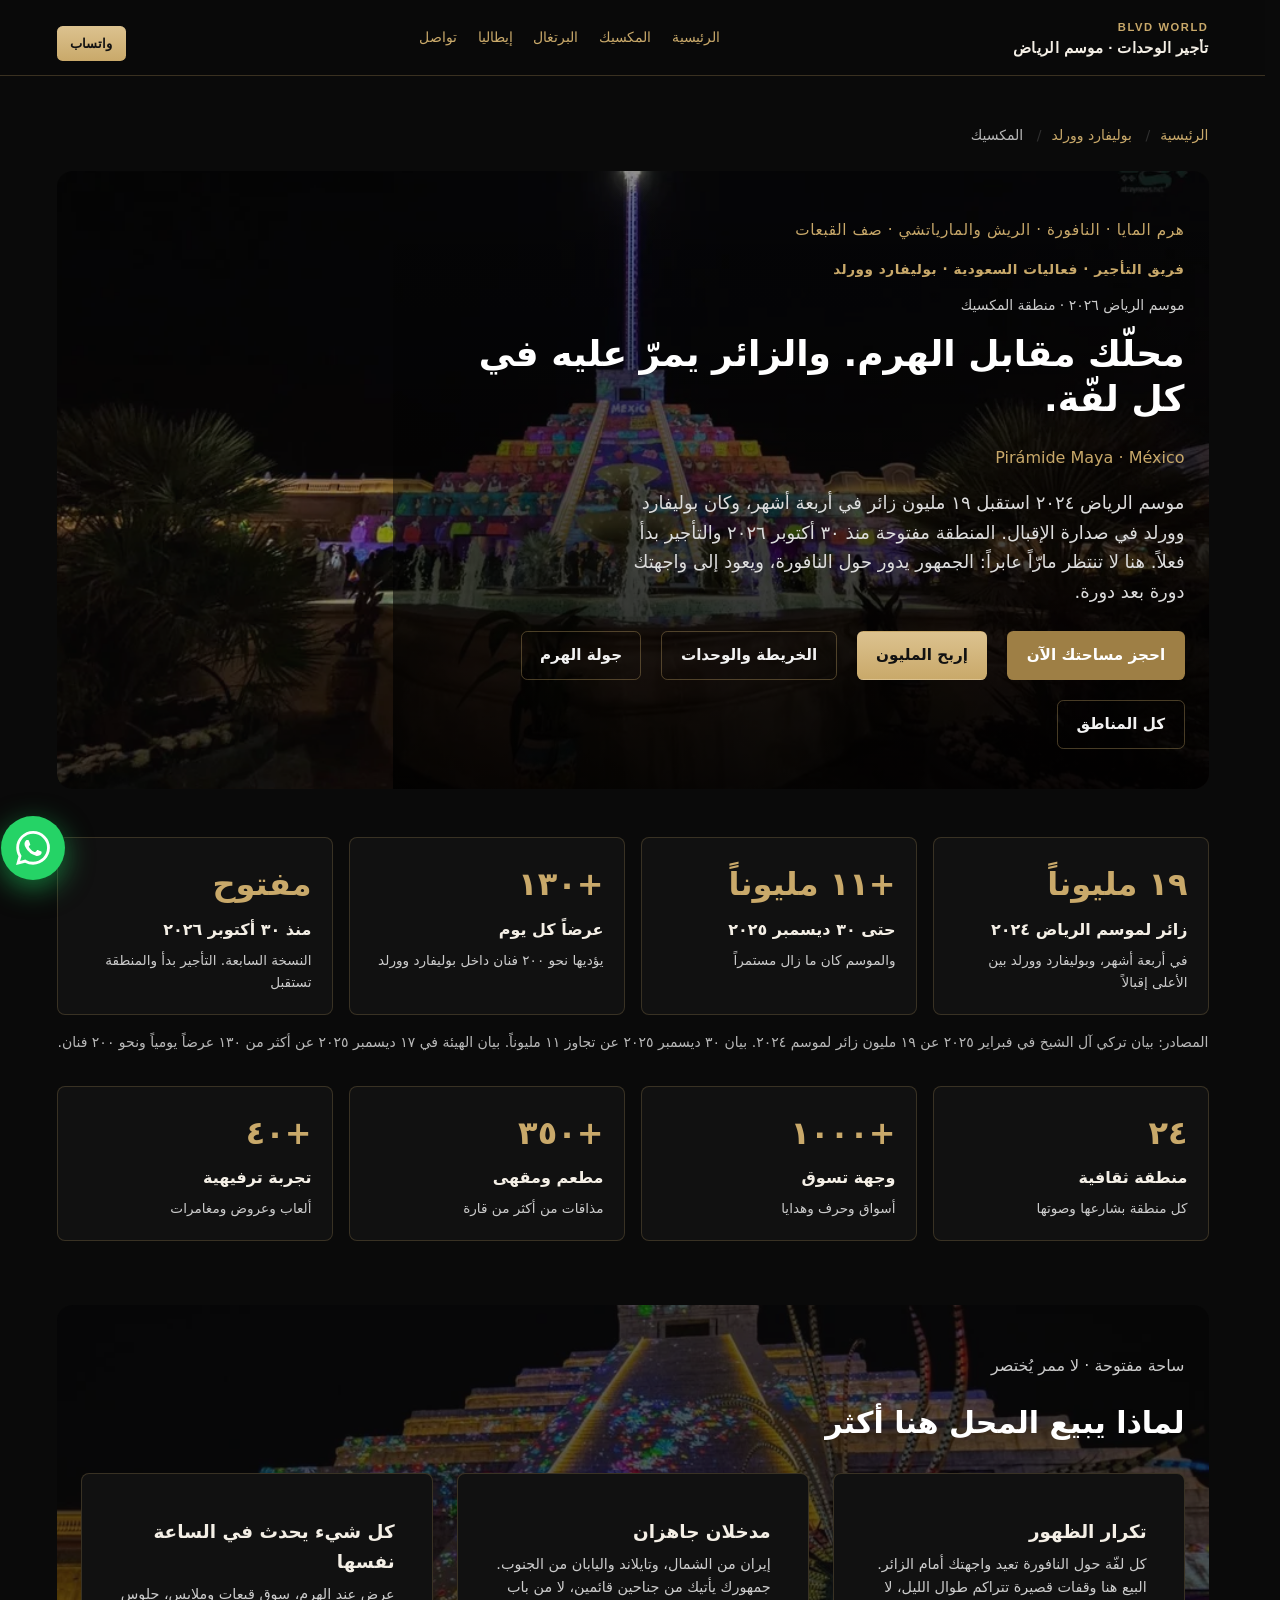
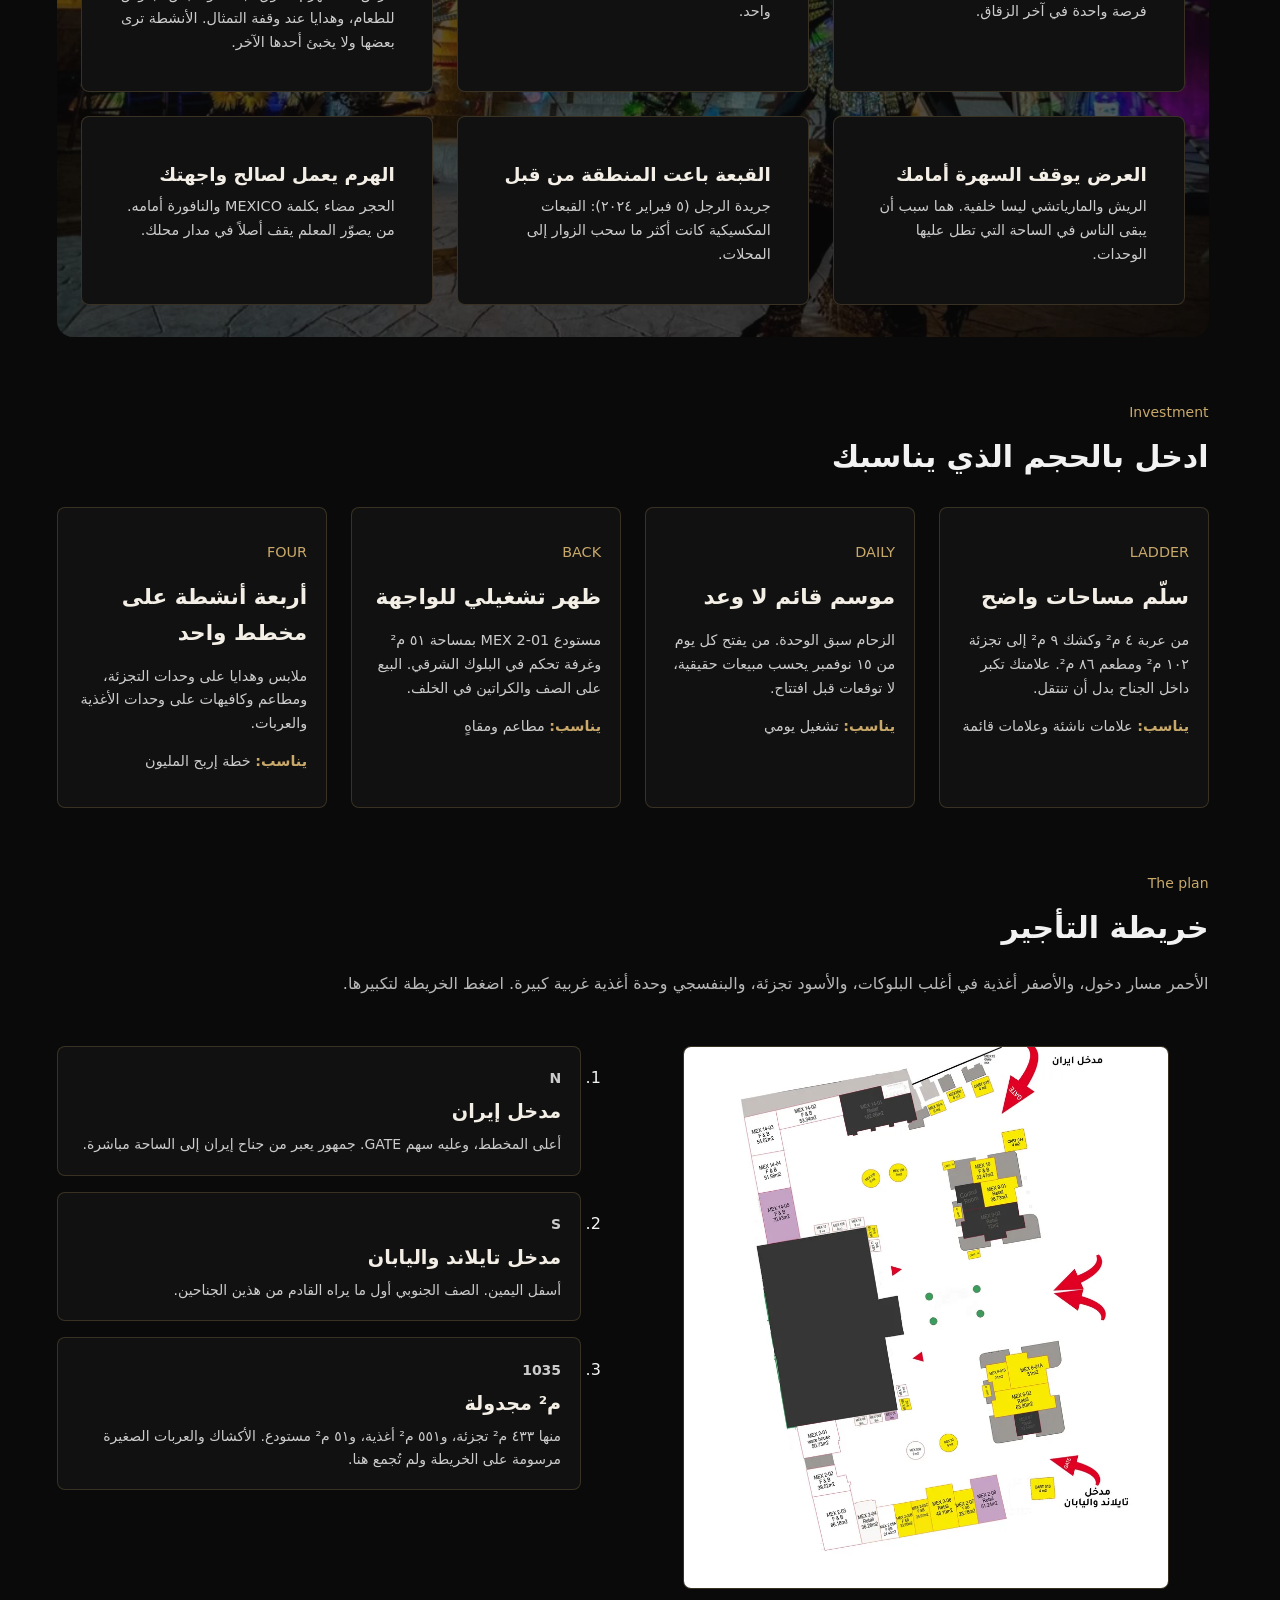
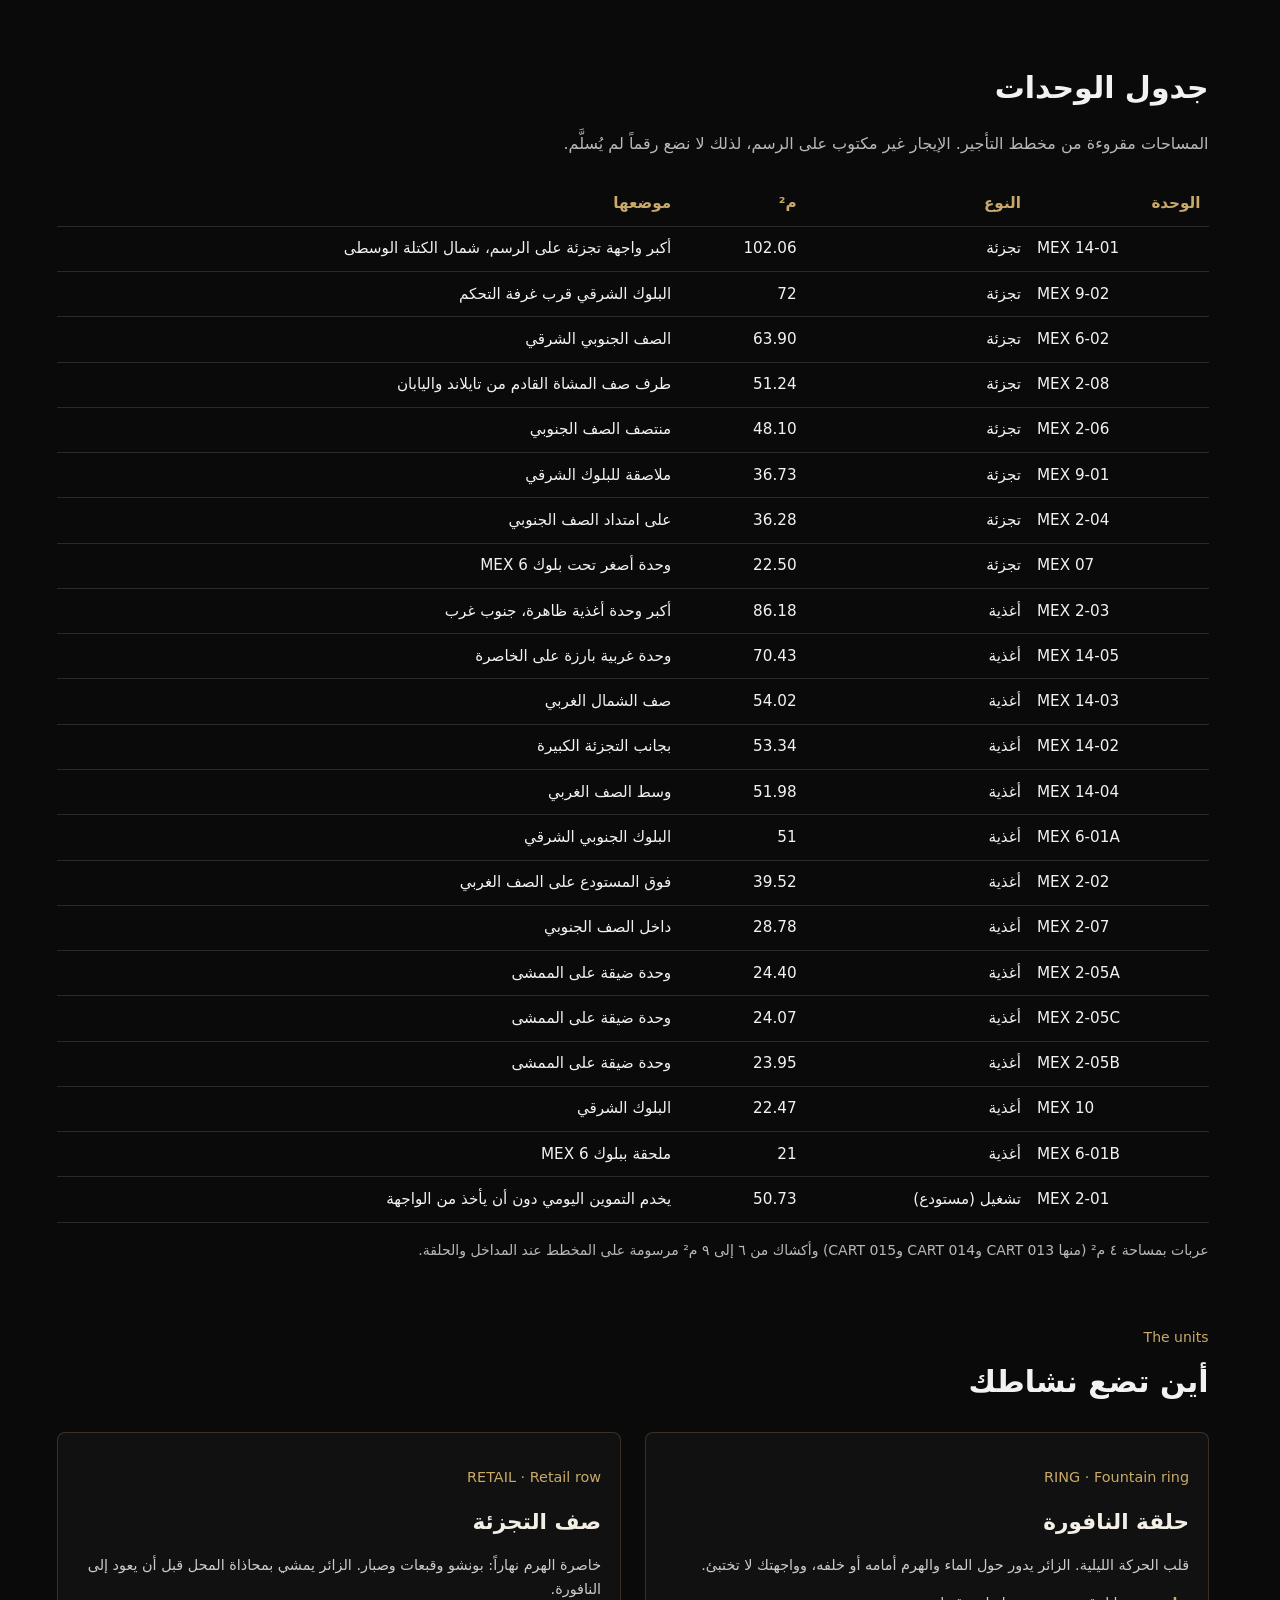
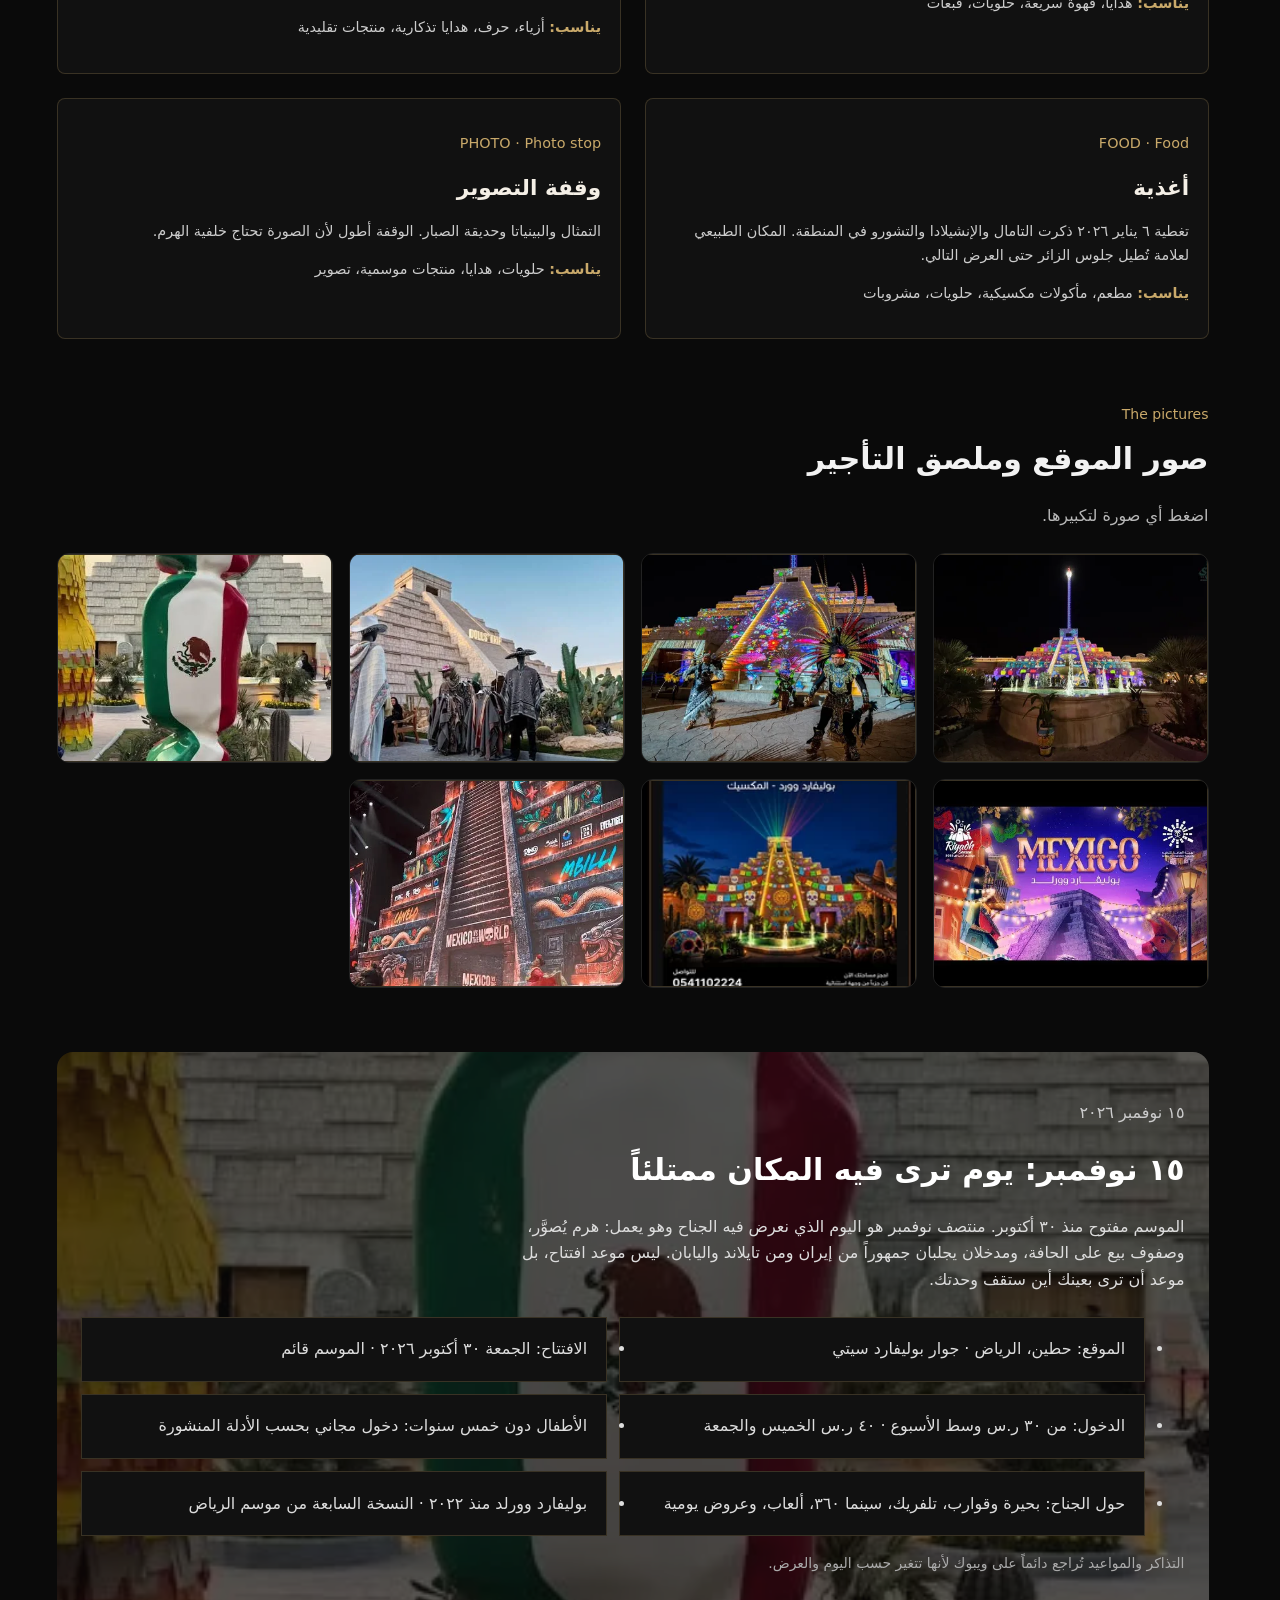
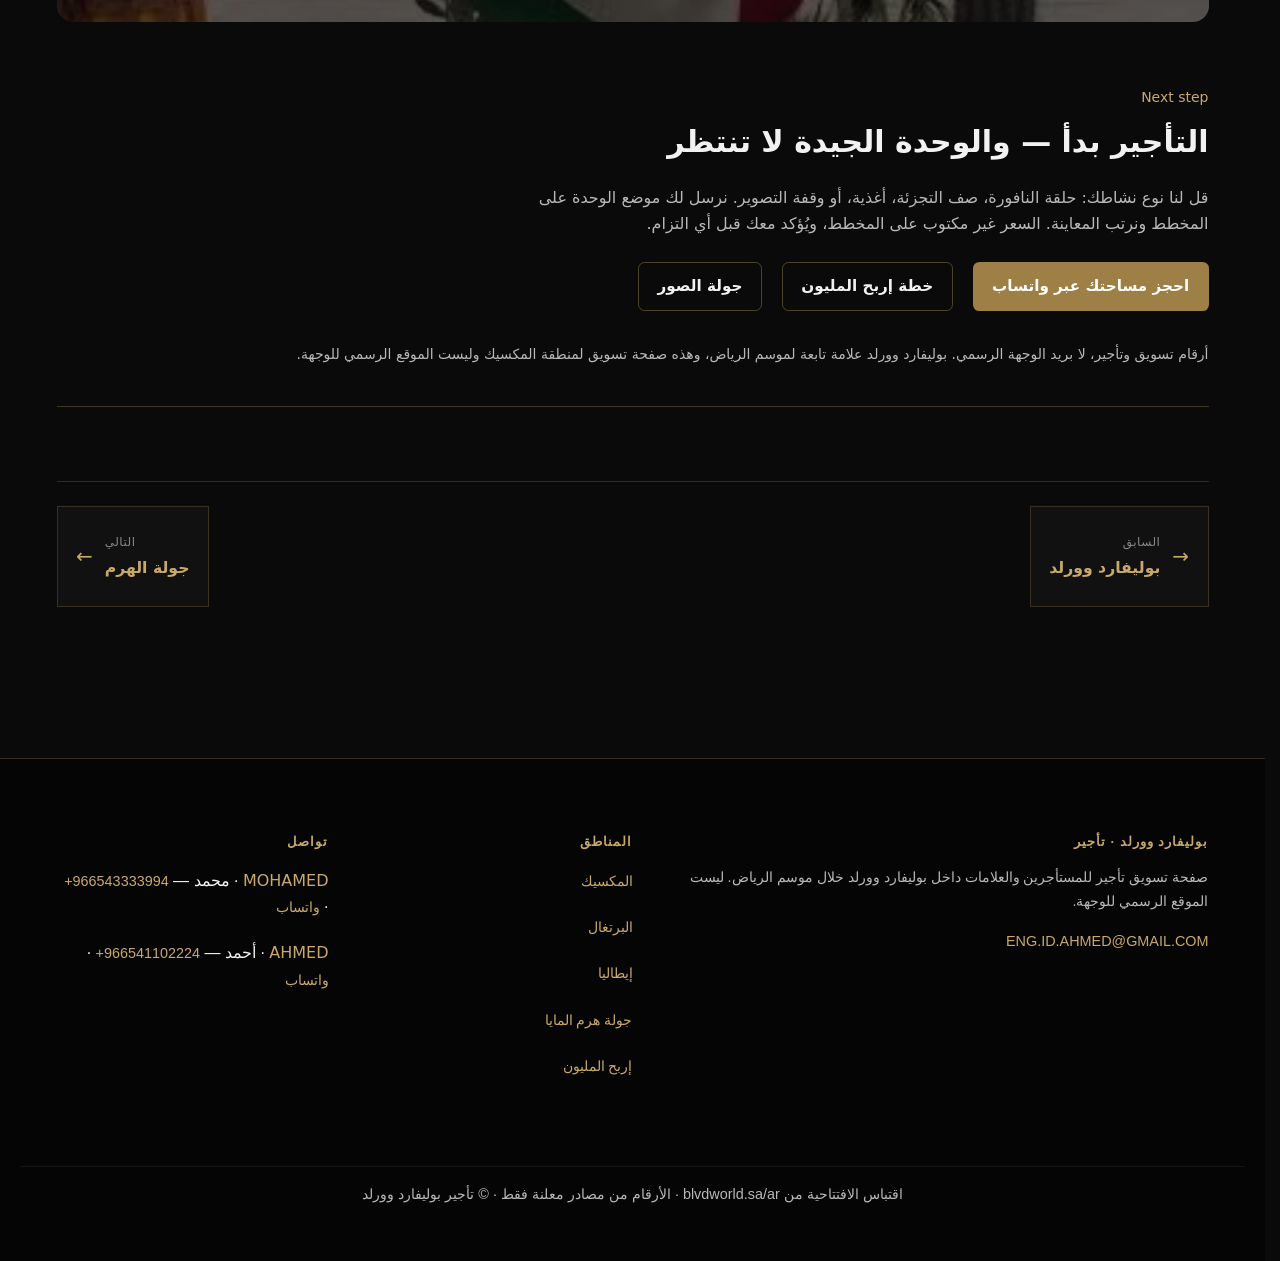
<file: mexico/index.html>
<!DOCTYPE html>
<html lang="ar" dir="rtl">
<head>
<meta charset="utf-8">
<meta name="viewport" content="width=device-width, initial-scale=1">
<title>تأجير منطقة المكسيك — بوليفارد وورلد | هرم المايا · موسم الرياض ٢٠٢٦</title>
<meta name="description" content="احجز وحدتك مقابل هرم المايا في بوليفارد وورلد: ٢٢ وحدة MEX من ٢١ إلى ١٠٢ م²، مدخلا إيران وتايلاند واليابان، و١٩ مليون زائر لموسم الرياض ٢٠٢٤. التأجير بدأ.">
<link rel="canonical" href="https://boulevard-world.github.io/mexico/">
<meta name="theme-color" content="#0a0a0a">
<meta property="og:type" content="website">
<meta property="og:locale" content="ar_SA">
<meta property="og:title" content="تأجير منطقة المكسيك — بوليفارد وورلد | هرم المايا · موسم الرياض ٢٠٢٦">
<meta property="og:description" content="احجز وحدتك مقابل هرم المايا في بوليفارد وورلد: ٢٢ وحدة MEX من ٢١ إلى ١٠٢ م²، مدخلا إيران وتايلاند واليابان، و١٩ مليون زائر لموسم الرياض ٢٠٢٤. التأجير بدأ.">
<meta property="og:url" content="https://boulevard-world.github.io/mexico/">
<meta property="og:image" content="https://boulevard-world.github.io/media/boulevard-world/boulevard-world-mexico-pyramid-fountain-night-riyadh-season-saudi-events-960.webp">
<meta property="og:image:alt" content="Maya pyramid lit with MEXICO and the fountain at night — Boulevard World Mexico zone, Riyadh Season Saudi events">
<meta name="twitter:card" content="summary_large_image">
<meta name="twitter:title" content="تأجير منطقة المكسيك — بوليفارد وورلد | هرم المايا · موسم الرياض ٢٠٢٦">
<meta name="twitter:description" content="احجز وحدتك مقابل هرم المايا في بوليفارد وورلد: ٢٢ وحدة MEX من ٢١ إلى ١٠٢ م²، مدخلا إيران وتايلاند واليابان، و١٩ مليون زائر لموسم الرياض ٢٠٢٤. التأجير بدأ.">
<meta name="twitter:image" content="https://boulevard-world.github.io/media/boulevard-world/boulevard-world-mexico-pyramid-fountain-night-riyadh-season-saudi-events-960.webp">
<link rel="icon" type="image/svg+xml" href="/favicon.svg">
<link rel="stylesheet" href="/assets/site/bw-theme.css">
<link rel="stylesheet" href="/assets/site/bw-extra.css">
<link rel="stylesheet" href="/assets/site/wa-fab.css">
<link rel="stylesheet" href="/assets/site/site-lightbox.css">
<style>.mx-table{width:100%;border-collapse:collapse;font-size:.95rem}.mx-table th,.mx-table td{border-bottom:1px solid #2a2a2a;padding:.6rem .5rem;text-align:start}.mx-table th{color:#c9a96a;font-weight:600}.mx-table td.n{direction:ltr;text-align:end;font-variant-numeric:tabular-nums}.mx-scroll{overflow-x:auto}.mx-bar{height:6px;background:#2a2a2a}.mx-bar span{display:block;height:100%;background:#c9a96a}</style>
</head>
<body class="bw-site">
<header class="ev-header">
  <div class="ev-header-inner">
    <a class="ev-brand" href="/">
      <p class="ev-brand-k">BLVD WORLD</p>
      <p class="ev-brand-t">تأجير الوحدات · موسم الرياض</p>
    </a>
    <nav class="ev-nav" aria-label="القائمة الرئيسية">
      <a href="/">الرئيسية</a>
      <a href="/mexico/">المكسيك</a>
      <a href="/portugal/">البرتغال</a>
      <a href="/italy/" >إيطاليا</a>
      <a href="#contact">تواصل</a>
    </nav>
    <a class="ev-wa" href="https://wa.me/966543333994?text=%D8%A3%D8%B1%D8%BA%D8%A8%20%D9%81%D9%8A%20%D8%AA%D8%A3%D8%AC%D9%8A%D8%B1%20%D8%A8%D9%88%D9%84%D9%8A%D9%81%D8%A7%D8%B1%D8%AF%20%D9%88%D9%88%D8%B1%D9%84%D8%AF" target="_blank" rel="noopener">واتساب</a>
    <button type="button" class="ev-menu-btn" data-ev-menu aria-expanded="false" aria-controls="ev-panel">القائمة</button>
  </div>
  <div class="ev-nav-panel" id="ev-panel" data-ev-panel>
    <a href="/">الرئيسية</a>
    <a href="/mexico/">المكسيك</a>
    <a href="/portugal/">البرتغال</a>
    <a href="/italy/" >إيطاليا</a>
    <a href="#contact">تواصل</a>
    <a href="https://wa.me/966543333994?text=%D8%A3%D8%B1%D8%BA%D8%A8%20%D9%81%D9%8A%20%D8%AA%D8%A3%D8%AC%D9%8A%D8%B1%20%D8%A8%D9%88%D9%84%D9%8A%D9%81%D8%A7%D8%B1%D8%AF%20%D9%88%D9%88%D8%B1%D9%84%D8%AF" target="_blank" rel="noopener">واتساب</a>
  </div>
</header>
<main id="main" class="bw-page mx-auto max-w-6xl px-5 py-12" data-bw="boulevard-world" data-bw-zone="mexico">
<nav class="bw-crumbs" aria-label="مسار التنقل"><ol><li><a href="/">الرئيسية</a></li><li><a href="/">بوليفارد وورلد</a></li><li aria-current="page">المكسيك</li></ol></nav>
<div class="bw-hero-band mt-4">
<img class="bw-hero-bg" src="/media/boulevard-world/boulevard-world-mexico-pyramid-fountain-night-riyadh-season-saudi-events-960.webp" srcset="/media/boulevard-world/boulevard-world-mexico-pyramid-fountain-night-riyadh-season-saudi-events-480.webp 480w, /media/boulevard-world/boulevard-world-mexico-pyramid-fountain-night-riyadh-season-saudi-events-960.webp 960w" sizes="100vw" alt="هرم المايا مضاءً بكلمة MEXICO والنافورة أمامه ليلاً — منطقة المكسيك في بوليفارد وورلد، موسم الرياض فعاليات السعودية / Maya pyramid lit with MEXICO and the fountain at night — Boulevard World Mexico zone, Riyadh Season Saudi events" decoding="async">
<div class="bw-hero-copy">
<p class="bw-tagline">هرم المايا · النافورة · الريش والمارياتشي · صف القبعات</p>
<p class="bw-kicker">فريق التأجير · فعاليات السعودية · بوليفارد وورلد</p>
<p class="bw-subkicker">موسم الرياض ٢٠٢٦ · منطقة المكسيك</p>
<h1 class="mt-3 text-4xl leading-tight" style="color:#fff">محلّك مقابل الهرم. والزائر يمرّ عليه في كل لفّة.</h1>
<p class="bw-latin mt-2 text-xl" style="color:#c9a96a" lang="es">Pirámide Maya · México</p>
<p class="mt-4 max-w-xl text-lg" style="color:#ddd">موسم الرياض ٢٠٢٤ استقبل ١٩ مليون زائر في أربعة أشهر، وكان بوليفارد وورلد في صدارة الإقبال. المنطقة مفتوحة منذ ٣٠ أكتوبر ٢٠٢٦ والتأجير بدأ فعلاً. هنا لا تنتظر مارّاً عابراً: الجمهور يدور حول النافورة، ويعود إلى واجهتك دورة بعد دورة.</p>
<div class="mt-6 flex flex-wrap gap-3">
<a class="bw-btn bw-btn-primary" href="https://wa.me/966543333994?text=%D8%A3%D8%B1%D8%BA%D8%A8%20%D9%81%D9%8A%20%D9%88%D8%AD%D8%AF%D8%A9%20%D9%81%D9%8A%20%D9%85%D9%86%D8%B7%D9%82%D8%A9%20%D8%A7%D9%84%D9%85%D9%83%D8%B3%D9%8A%D9%83%20%D8%A8%D8%A8%D9%88%D9%84%D9%8A%D9%81%D8%A7%D8%B1%D8%AF%20%D9%88%D9%88%D8%B1%D9%84%D8%AF" target="_blank" rel="noopener">احجز مساحتك الآن</a>
<a class="bw-btn bw-btn-gold" href="/mexico/simulate/">إربح المليون</a>
<a class="bw-btn bw-btn-ghost" href="#master-plan">الخريطة والوحدات</a>
<a class="bw-btn bw-btn-ghost" href="/mexico/plaza/">جولة الهرم</a>
<a class="bw-btn bw-btn-ghost" href="/">كل المناطق</a></div>
</div></div>

<section class="bw-stats mt-12 grid gap-4 sm:grid-cols-2 lg:grid-cols-4" aria-label="أرقام الموسم">
<div class="bw-stat"><p class="bw-stat-n">١٩ مليوناً</p><h2 class="bw-stat-t">زائر لموسم الرياض ٢٠٢٤</h2><p class="bw-stat-d">في أربعة أشهر، وبوليفارد وورلد بين الأعلى إقبالاً</p></div>
<div class="bw-stat"><p class="bw-stat-n">+١١ مليوناً</p><h2 class="bw-stat-t">حتى ٣٠ ديسمبر ٢٠٢٥</h2><p class="bw-stat-d">والموسم كان ما زال مستمراً</p></div>
<div class="bw-stat"><p class="bw-stat-n">+١٣٠</p><h2 class="bw-stat-t">عرضاً كل يوم</h2><p class="bw-stat-d">يؤديها نحو ٢٠٠ فنان داخل بوليفارد وورلد</p></div>
<div class="bw-stat"><p class="bw-stat-n">مفتوح</p><h2 class="bw-stat-t">منذ ٣٠ أكتوبر ٢٠٢٦</h2><p class="bw-stat-d">النسخة السابعة. التأجير بدأ والمنطقة تستقبل</p></div></section>
<p class="mt-4 text-sm text-muted">المصادر: بيان تركي آل الشيخ في فبراير ٢٠٢٥ عن ١٩ مليون زائر لموسم ٢٠٢٤. بيان ٣٠ ديسمبر ٢٠٢٥ عن تجاوز ١١ مليوناً. بيان الهيئة في ١٧ ديسمبر ٢٠٢٥ عن أكثر من ١٣٠ عرضاً يومياً ونحو ٢٠٠ فنان.</p>

<section class="bw-stats mt-8 grid gap-4 sm:grid-cols-2 lg:grid-cols-4" aria-label="الوجهة">
<div class="bw-stat"><p class="bw-stat-n">٢٤</p><h2 class="bw-stat-t">منطقة ثقافية</h2><p class="bw-stat-d">كل منطقة بشارعها وصوتها</p></div>
<div class="bw-stat"><p class="bw-stat-n">+١٠٠٠</p><h2 class="bw-stat-t">وجهة تسوق</h2><p class="bw-stat-d">أسواق وحرف وهدايا</p></div>
<div class="bw-stat"><p class="bw-stat-n">+٣٥٠</p><h2 class="bw-stat-t">مطعم ومقهى</h2><p class="bw-stat-d">مذاقات من أكثر من قارة</p></div>
<div class="bw-stat"><p class="bw-stat-n">+٤٠</p><h2 class="bw-stat-t">تجربة ترفيهية</h2><p class="bw-stat-d">ألعاب وعروض ومغامرات</p></div></section>

<div class="bw-section-bg mt-16">
<img class="bw-section-bg-img" src="/media/boulevard-world/boulevard-world-mexico-feather-dancers-show-riyadh-season-saudi-events-960.webp" srcset="/media/boulevard-world/boulevard-world-mexico-feather-dancers-show-riyadh-season-saudi-events-480.webp 480w, /media/boulevard-world/boulevard-world-mexico-feather-dancers-show-riyadh-season-saudi-events-960.webp 960w" sizes="100vw" alt="راقصون بأزياء الريش أمام الهرم المضاء — منطقة المكسيك في بوليفارد وورلد، فعاليات السعودية / Feather-costume dancers in front of the lit pyramid — Boulevard World Mexico zone, Saudi events" loading="lazy" decoding="async">
<div class="bw-section-bg-body">
<p class="bw-tagline">ساحة مفتوحة · لا ممر يُختصر</p>
<h2 class="text-3xl" style="color:#fff">لماذا يبيع المحل هنا أكثر</h2>
<div class="bw-reasons mt-8 grid gap-6 md:grid-cols-2 lg:grid-cols-3">
<article class="bw-reason"><div class="bw-reason-body"><h3>تكرار الظهور</h3><p>كل لفّة حول النافورة تعيد واجهتك أمام الزائر. البيع هنا وقفات قصيرة تتراكم طوال الليل، لا فرصة واحدة في آخر الزقاق.</p></div></article>
<article class="bw-reason"><div class="bw-reason-body"><h3>مدخلان جاهزان</h3><p>إيران من الشمال، وتايلاند واليابان من الجنوب. جمهورك يأتيك من جناحين قائمين، لا من باب واحد.</p></div></article>
<article class="bw-reason"><div class="bw-reason-body"><h3>كل شيء يحدث في الساعة نفسها</h3><p>عرض عند الهرم، سوق قبعات وملابس، جلوس للطعام، وهدايا عند وقفة التمثال. الأنشطة ترى بعضها ولا يخبئ أحدها الآخر.</p></div></article>
<article class="bw-reason"><div class="bw-reason-body"><h3>العرض يوقف السهرة أمامك</h3><p>الريش والمارياتشي ليسا خلفية. هما سبب أن يبقى الناس في الساحة التي تطل عليها الوحدات.</p></div></article>
<article class="bw-reason"><div class="bw-reason-body"><h3>القبعة باعت المنطقة من قبل</h3><p>جريدة الرجل (٥ فبراير ٢٠٢٤): القبعات المكسيكية كانت أكثر ما سحب الزوار إلى المحلات.</p></div></article>
<article class="bw-reason"><div class="bw-reason-body"><h3>الهرم يعمل لصالح واجهتك</h3><p>الحجر مضاء بكلمة MEXICO والنافورة أمامه. من يصوّر المعلم يقف أصلاً في مدار محلك.</p></div></article>
</div></div></div>

<section id="investment" class="mt-16"><p class="bw-latin text-sm" lang="en">Investment</p>
<h2 class="mt-2 text-3xl text-ink">ادخل بالحجم الذي يناسبك</h2>
<div class="mt-8 grid gap-6 md:grid-cols-2 lg:grid-cols-4">
<article class="bw-unit"><p class="bw-latin text-sm" lang="en">LADDER</p><h3>سلّم مساحات واضح</h3><p>من عربة ٤ م² وكشك ٩ م² إلى تجزئة ١٠٢ م² ومطعم ٨٦ م². علامتك تكبر داخل الجناح بدل أن تنتقل.</p><p class="mt-2 text-sm"><strong style="color:#c9a96a">يناسب:</strong> علامات ناشئة وعلامات قائمة</p></article>
<article class="bw-unit"><p class="bw-latin text-sm" lang="en">DAILY</p><h3>موسم قائم لا وعد</h3><p>الزحام سبق الوحدة. من يفتح كل يوم من ١٥ نوفمبر يحسب مبيعات حقيقية، لا توقعات قبل افتتاح.</p><p class="mt-2 text-sm"><strong style="color:#c9a96a">يناسب:</strong> تشغيل يومي</p></article>
<article class="bw-unit"><p class="bw-latin text-sm" lang="en">BACK</p><h3>ظهر تشغيلي للواجهة</h3><p>مستودع MEX 2-01 بمساحة ٥١ م² وغرفة تحكم في البلوك الشرقي. البيع على الصف والكراتين في الخلف.</p><p class="mt-2 text-sm"><strong style="color:#c9a96a">يناسب:</strong> مطاعم ومقاهٍ</p></article>
<article class="bw-unit"><p class="bw-latin text-sm" lang="en">FOUR</p><h3>أربعة أنشطة على مخطط واحد</h3><p>ملابس وهدايا على وحدات التجزئة، ومطاعم وكافيهات على وحدات الأغذية والعربات.</p><p class="mt-2 text-sm"><strong style="color:#c9a96a">يناسب:</strong> خطة إربح المليون</p></article>
</div></section>

<section id="master-plan" class="mt-16"><p class="bw-latin text-sm" lang="en">The plan</p>
<h2 class="mt-2 text-3xl text-ink">خريطة التأجير</h2>
<p class="mt-3 max-w-3xl text-muted">الأحمر مسار دخول، والأصفر أغذية في أغلب البلوكات، والأسود تجزئة، والبنفسجي وحدة أغذية غربية كبيرة. اضغط الخريطة لتكبيرها.</p>
<div class="mt-8 grid gap-6 md:grid-cols-2 md:items-start">
<figure><a href="/media/boulevard-world/boulevard-world-mexico-leasing-master-plan-riyadh-season-saudi-events-1600.webp" data-bw-lb data-alt="مخطط تأجير منطقة المكسيك بوحدات MEX ومدخل إيران ومدخل تايلاند واليابان — بوليفارد وورلد / Mexico zone leasing master plan with MEX units, Iran gate and Thailand & Japan gate — Boulevard World" data-cap="مخطط تأجير منطقة المكسيك — وحدات MEX والمداخل"><img class="bw-img" src="/media/boulevard-world/boulevard-world-mexico-leasing-master-plan-riyadh-season-saudi-events-960.webp" srcset="/media/boulevard-world/boulevard-world-mexico-leasing-master-plan-riyadh-season-saudi-events-480.webp 480w, /media/boulevard-world/boulevard-world-mexico-leasing-master-plan-riyadh-season-saudi-events-960.webp 960w" sizes="(min-width:900px) 50vw, 100vw" alt="مخطط تأجير منطقة المكسيك بوحدات MEX ومدخل إيران ومدخل تايلاند واليابان — بوليفارد وورلد / Mexico zone leasing master plan with MEX units, Iran gate and Thailand & Japan gate — Boulevard World" loading="lazy" decoding="async"></a></figure>
<div>
<ol class="grid gap-4">
<li class="bw-step"><p class="bw-step-n" dir="ltr">N</p><h3>مدخل إيران</h3><p>أعلى المخطط، وعليه سهم GATE. جمهور يعبر من جناح إيران إلى الساحة مباشرة.</p></li>
<li class="bw-step"><p class="bw-step-n" dir="ltr">S</p><h3>مدخل تايلاند واليابان</h3><p>أسفل اليمين. الصف الجنوبي أول ما يراه القادم من هذين الجناحين.</p></li>
<li class="bw-step"><p class="bw-step-n" dir="ltr">1035</p><h3>م² مجدولة</h3><p>منها ٤٣٣ م² تجزئة، و٥٥١ م² أغذية، و٥١ م² مستودع. الأكشاك والعربات الصغيرة مرسومة على الخريطة ولم تُجمع هنا.</p></li>
</ol></div></div></section>

<section id="units" class="mt-16"><h2 class="text-3xl text-ink">جدول الوحدات</h2>
<p class="mt-3 max-w-3xl text-muted">المساحات مقروءة من مخطط التأجير. الإيجار غير مكتوب على الرسم، لذلك لا نضع رقماً لم يُسلَّم.</p>
<div class="mx-scroll mt-6"><table class="mx-table"><thead><tr><th>الوحدة</th><th>النوع</th><th>م²</th><th>موضعها</th></tr></thead><tbody><tr><td dir="ltr">MEX 14-01</td><td>تجزئة</td><td class="n">102.06</td><td>أكبر واجهة تجزئة على الرسم، شمال الكتلة الوسطى</td></tr><tr><td dir="ltr">MEX 9-02</td><td>تجزئة</td><td class="n">72</td><td>البلوك الشرقي قرب غرفة التحكم</td></tr><tr><td dir="ltr">MEX 6-02</td><td>تجزئة</td><td class="n">63.90</td><td>الصف الجنوبي الشرقي</td></tr><tr><td dir="ltr">MEX 2-08</td><td>تجزئة</td><td class="n">51.24</td><td>طرف صف المشاة القادم من تايلاند واليابان</td></tr><tr><td dir="ltr">MEX 2-06</td><td>تجزئة</td><td class="n">48.10</td><td>منتصف الصف الجنوبي</td></tr><tr><td dir="ltr">MEX 9-01</td><td>تجزئة</td><td class="n">36.73</td><td>ملاصقة للبلوك الشرقي</td></tr><tr><td dir="ltr">MEX 2-04</td><td>تجزئة</td><td class="n">36.28</td><td>على امتداد الصف الجنوبي</td></tr><tr><td dir="ltr">MEX 07</td><td>تجزئة</td><td class="n">22.50</td><td>وحدة أصغر تحت بلوك MEX 6</td></tr><tr><td dir="ltr">MEX 2-03</td><td>أغذية</td><td class="n">86.18</td><td>أكبر وحدة أغذية ظاهرة، جنوب غرب</td></tr><tr><td dir="ltr">MEX 14-05</td><td>أغذية</td><td class="n">70.43</td><td>وحدة غربية بارزة على الخاصرة</td></tr><tr><td dir="ltr">MEX 14-03</td><td>أغذية</td><td class="n">54.02</td><td>صف الشمال الغربي</td></tr><tr><td dir="ltr">MEX 14-02</td><td>أغذية</td><td class="n">53.34</td><td>بجانب التجزئة الكبيرة</td></tr><tr><td dir="ltr">MEX 14-04</td><td>أغذية</td><td class="n">51.98</td><td>وسط الصف الغربي</td></tr><tr><td dir="ltr">MEX 6-01A</td><td>أغذية</td><td class="n">51</td><td>البلوك الجنوبي الشرقي</td></tr><tr><td dir="ltr">MEX 2-02</td><td>أغذية</td><td class="n">39.52</td><td>فوق المستودع على الصف الغربي</td></tr><tr><td dir="ltr">MEX 2-07</td><td>أغذية</td><td class="n">28.78</td><td>داخل الصف الجنوبي</td></tr><tr><td dir="ltr">MEX 2-05A</td><td>أغذية</td><td class="n">24.40</td><td>وحدة ضيقة على الممشى</td></tr><tr><td dir="ltr">MEX 2-05C</td><td>أغذية</td><td class="n">24.07</td><td>وحدة ضيقة على الممشى</td></tr><tr><td dir="ltr">MEX 2-05B</td><td>أغذية</td><td class="n">23.95</td><td>وحدة ضيقة على الممشى</td></tr><tr><td dir="ltr">MEX 10</td><td>أغذية</td><td class="n">22.47</td><td>البلوك الشرقي</td></tr><tr><td dir="ltr">MEX 6-01B</td><td>أغذية</td><td class="n">21</td><td>ملحقة ببلوك MEX 6</td></tr><tr><td dir="ltr">MEX 2-01</td><td>تشغيل (مستودع)</td><td class="n">50.73</td><td>يخدم التموين اليومي دون أن يأخذ من الواجهة</td></tr></tbody></table></div>
<p class="mt-4 text-sm text-muted">عربات بمساحة ٤ م² (منها CART 013 وCART 014 وCART 015) وأكشاك من ٦ إلى ٩ م² مرسومة على المخطط عند المداخل والحلقة.</p></section>

<section id="unit-types" class="mt-16"><p class="bw-latin text-sm" lang="en">The units</p>
<h2 class="mt-2 text-3xl text-ink">أين تضع نشاطك</h2>
<div class="mt-8 grid gap-6 md:grid-cols-2">
<article class="bw-unit"><p class="bw-latin text-sm" lang="en">RING · Fountain ring</p><h3>حلقة النافورة</h3><p>قلب الحركة الليلية. الزائر يدور حول الماء والهرم أمامه أو خلفه، وواجهتك لا تختبئ.</p><p class="mt-2 text-sm"><strong style="color:#c9a96a">يناسب:</strong> هدايا، قهوة سريعة، حلويات، قبعات</p></article>
<article class="bw-unit"><p class="bw-latin text-sm" lang="en">RETAIL · Retail row</p><h3>صف التجزئة</h3><p>خاصرة الهرم نهاراً: بونشو وقبعات وصبار. الزائر يمشي بمحاذاة المحل قبل أن يعود إلى النافورة.</p><p class="mt-2 text-sm"><strong style="color:#c9a96a">يناسب:</strong> أزياء، حرف، هدايا تذكارية، منتجات تقليدية</p></article>
<article class="bw-unit"><p class="bw-latin text-sm" lang="en">FOOD · Food</p><h3>أغذية</h3><p>تغطية ٦ يناير ٢٠٢٦ ذكرت التامال والإنشيلادا والتشورو في المنطقة. المكان الطبيعي لعلامة تُطيل جلوس الزائر حتى العرض التالي.</p><p class="mt-2 text-sm"><strong style="color:#c9a96a">يناسب:</strong> مطعم، مأكولات مكسيكية، حلويات، مشروبات</p></article>
<article class="bw-unit"><p class="bw-latin text-sm" lang="en">PHOTO · Photo stop</p><h3>وقفة التصوير</h3><p>التمثال والبينياتا وحديقة الصبار. الوقفة أطول لأن الصورة تحتاج خلفية الهرم.</p><p class="mt-2 text-sm"><strong style="color:#c9a96a">يناسب:</strong> حلويات، هدايا، منتجات موسمية، تصوير</p></article>
</div></section>

<section id="photo-gallery" class="mt-16"><p class="bw-latin text-sm" lang="en">The pictures</p>
<h2 class="mt-2 text-3xl text-ink">صور الموقع وملصق التأجير</h2>
<p class="mt-3 max-w-3xl text-muted">اضغط أي صورة لتكبيرها.</p>
<ul class="bw-photo-gallery" id="mexico-gallery">
<li><a href="/media/boulevard-world/boulevard-world-mexico-pyramid-fountain-night-riyadh-season-saudi-events-960.webp" data-bw-lb data-alt="هرم المايا مضاءً بكلمة MEXICO والنافورة أمامه ليلاً — منطقة المكسيك في بوليفارد وورلد، موسم الرياض فعاليات السعودية / Maya pyramid lit with MEXICO and the fountain at night — Boulevard World Mexico zone, Riyadh Season Saudi events" data-cap="هرم المايا مضاءً بكلمة MEXICO والنافورة أمامه ليلاً — منطقة المكسيك في بوليفارد وورلد، موسم الرياض فعاليات السعودية"><img class="bw-img" src="/media/boulevard-world/boulevard-world-mexico-pyramid-fountain-night-riyadh-season-saudi-events-960.webp" srcset="/media/boulevard-world/boulevard-world-mexico-pyramid-fountain-night-riyadh-season-saudi-events-480.webp 480w, /media/boulevard-world/boulevard-world-mexico-pyramid-fountain-night-riyadh-season-saudi-events-960.webp 960w" sizes="(min-width:1024px) 33vw, 100vw" alt="هرم المايا مضاءً بكلمة MEXICO والنافورة أمامه ليلاً — منطقة المكسيك في بوليفارد وورلد، موسم الرياض فعاليات السعودية / Maya pyramid lit with MEXICO and the fountain at night — Boulevard World Mexico zone, Riyadh Season Saudi events" loading="lazy" decoding="async"></a></li><li><a href="/media/boulevard-world/boulevard-world-mexico-feather-dancers-show-riyadh-season-saudi-events-960.webp" data-bw-lb data-alt="راقصون بأزياء الريش أمام الهرم المضاء — منطقة المكسيك في بوليفارد وورلد، فعاليات السعودية / Feather-costume dancers in front of the lit pyramid — Boulevard World Mexico zone, Saudi events" data-cap="راقصون بأزياء الريش أمام الهرم المضاء — منطقة المكسيك في بوليفارد وورلد، فعاليات السعودية"><img class="bw-img" src="/media/boulevard-world/boulevard-world-mexico-feather-dancers-show-riyadh-season-saudi-events-960.webp" srcset="/media/boulevard-world/boulevard-world-mexico-feather-dancers-show-riyadh-season-saudi-events-480.webp 480w, /media/boulevard-world/boulevard-world-mexico-feather-dancers-show-riyadh-season-saudi-events-960.webp 960w" sizes="(min-width:1024px) 33vw, 100vw" alt="راقصون بأزياء الريش أمام الهرم المضاء — منطقة المكسيك في بوليفارد وورلد، فعاليات السعودية / Feather-costume dancers in front of the lit pyramid — Boulevard World Mexico zone, Saudi events" loading="lazy" decoding="async"></a></li><li><a href="/media/boulevard-world/boulevard-world-mexico-hats-retail-row-day-riyadh-season-saudi-events-960.webp" data-bw-lb data-alt="صف تجزئة نهاري بالقبعات والبونشو والصبار على خاصرة الهرم — منطقة المكسيك ببوليفارد وورلد / Daytime retail row with hats, ponchos and cacti beside the pyramid — Boulevard World Mexico zone" data-cap="صف تجزئة نهاري بالقبعات والبونشو والصبار على خاصرة الهرم — منطقة المكسيك ببوليفارد وورلد"><img class="bw-img" src="/media/boulevard-world/boulevard-world-mexico-hats-retail-row-day-riyadh-season-saudi-events-960.webp" srcset="/media/boulevard-world/boulevard-world-mexico-hats-retail-row-day-riyadh-season-saudi-events-480.webp 480w, /media/boulevard-world/boulevard-world-mexico-hats-retail-row-day-riyadh-season-saudi-events-960.webp 960w" sizes="(min-width:1024px) 33vw, 100vw" alt="صف تجزئة نهاري بالقبعات والبونشو والصبار على خاصرة الهرم — منطقة المكسيك ببوليفارد وورلد / Daytime retail row with hats, ponchos and cacti beside the pyramid — Boulevard World Mexico zone" loading="lazy" decoding="async"></a></li><li><a href="/media/boulevard-world/boulevard-world-mexico-flag-candy-statue-photo-stop-riyadh-season-saudi-events-960.webp" data-bw-lb data-alt="تمثال حلوى بألوان العلم والبينياتا والصبار والهرم في الخلفية — وقفة تصوير في منطقة المكسيك ببوليفارد وورلد / Flag-colour candy statue, piñata and cacti with the pyramid behind — photo stop in Boulevard World Mexico zone" data-cap="تمثال حلوى بألوان العلم والبينياتا والصبار والهرم في الخلفية — وقفة تصوير في منطقة المكسيك ببوليفارد وورلد"><img class="bw-img" src="/media/boulevard-world/boulevard-world-mexico-flag-candy-statue-photo-stop-riyadh-season-saudi-events-960.webp" srcset="/media/boulevard-world/boulevard-world-mexico-flag-candy-statue-photo-stop-riyadh-season-saudi-events-480.webp 480w, /media/boulevard-world/boulevard-world-mexico-flag-candy-statue-photo-stop-riyadh-season-saudi-events-960.webp 960w" sizes="(min-width:1024px) 33vw, 100vw" alt="تمثال حلوى بألوان العلم والبينياتا والصبار والهرم في الخلفية — وقفة تصوير في منطقة المكسيك ببوليفارد وورلد / Flag-colour candy statue, piñata and cacti with the pyramid behind — photo stop in Boulevard World Mexico zone" loading="lazy" decoding="async"></a></li><li><a href="/media/boulevard-world/boulevard-world-mexico-maya-pyramid-key-art-riyadh-season-saudi-events-960.webp" data-bw-lb data-alt="الصورة المفتاحية لهرم المايا — منطقة المكسيك في بوليفارد وورلد، موسم الرياض / Maya pyramid key art — Boulevard World Mexico zone, Riyadh Season" data-cap="الصورة المفتاحية لهرم المايا — منطقة المكسيك في بوليفارد وورلد، موسم الرياض"><img class="bw-img" src="/media/boulevard-world/boulevard-world-mexico-maya-pyramid-key-art-riyadh-season-saudi-events-960.webp" srcset="/media/boulevard-world/boulevard-world-mexico-maya-pyramid-key-art-riyadh-season-saudi-events-480.webp 480w, /media/boulevard-world/boulevard-world-mexico-maya-pyramid-key-art-riyadh-season-saudi-events-960.webp 960w" sizes="(min-width:1024px) 33vw, 100vw" alt="الصورة المفتاحية لهرم المايا — منطقة المكسيك في بوليفارد وورلد، موسم الرياض / Maya pyramid key art — Boulevard World Mexico zone, Riyadh Season" loading="lazy" decoding="async"></a></li><li><a href="/media/boulevard-world/boulevard-world-mexico-leasing-poster-riyadh-season-saudi-events-960.webp" data-bw-lb data-alt="ملصق «بدأ التأجير» لمنطقة المكسيك في بوليفارد وورلد — فعاليات السعودية / “Leasing has started” poster for Boulevard World Mexico zone — Saudi events" data-cap="ملصق «بدأ التأجير» لمنطقة المكسيك في بوليفارد وورلد — فعاليات السعودية"><img class="bw-img" src="/media/boulevard-world/boulevard-world-mexico-leasing-poster-riyadh-season-saudi-events-960.webp" srcset="/media/boulevard-world/boulevard-world-mexico-leasing-poster-riyadh-season-saudi-events-480.webp 480w, /media/boulevard-world/boulevard-world-mexico-leasing-poster-riyadh-season-saudi-events-960.webp 960w" sizes="(min-width:1024px) 33vw, 100vw" alt="ملصق «بدأ التأجير» لمنطقة المكسيك في بوليفارد وورلد — فعاليات السعودية / “Leasing has started” poster for Boulevard World Mexico zone — Saudi events" loading="lazy" decoding="async"></a></li><li><a href="/media/boulevard-world/boulevard-world-mexico-pyramid-season-stage-riyadh-season-saudi-events-960.webp" data-bw-lb data-alt="هرم المكسيك في قلب خشبة عروض موسم الرياض / Mexico pyramid at the centre of a Riyadh Season stage show" data-cap="هرم المكسيك في قلب خشبة عروض موسم الرياض"><img class="bw-img" src="/media/boulevard-world/boulevard-world-mexico-pyramid-season-stage-riyadh-season-saudi-events-960.webp" srcset="/media/boulevard-world/boulevard-world-mexico-pyramid-season-stage-riyadh-season-saudi-events-480.webp 480w, /media/boulevard-world/boulevard-world-mexico-pyramid-season-stage-riyadh-season-saudi-events-960.webp 960w" sizes="(min-width:1024px) 33vw, 100vw" alt="هرم المكسيك في قلب خشبة عروض موسم الرياض / Mexico pyramid at the centre of a Riyadh Season stage show" loading="lazy" decoding="async"></a></li>
</ul></section>

<div class="bw-section-bg mt-16">
<img class="bw-section-bg-img" src="/media/boulevard-world/boulevard-world-mexico-flag-candy-statue-photo-stop-riyadh-season-saudi-events-960.webp" srcset="/media/boulevard-world/boulevard-world-mexico-flag-candy-statue-photo-stop-riyadh-season-saudi-events-480.webp 480w, /media/boulevard-world/boulevard-world-mexico-flag-candy-statue-photo-stop-riyadh-season-saudi-events-960.webp 960w" sizes="100vw" alt="تمثال حلوى بألوان العلم والبينياتا والصبار والهرم في الخلفية — وقفة تصوير في منطقة المكسيك ببوليفارد وورلد / Flag-colour candy statue, piñata and cacti with the pyramid behind — photo stop in Boulevard World Mexico zone" loading="lazy" decoding="async">
<div class="bw-section-bg-body">
<p class="bw-tagline">١٥ نوفمبر ٢٠٢٦</p>
<h2 class="text-3xl" style="color:#fff">١٥ نوفمبر: يوم ترى فيه المكان ممتلئاً</h2>
<p class="mt-4 max-w-2xl" style="color:#ddd">الموسم مفتوح منذ ٣٠ أكتوبر. منتصف نوفمبر هو اليوم الذي نعرض فيه الجناح وهو يعمل: هرم يُصوَّر، وصفوف بيع على الحافة، ومدخلان يجلبان جمهوراً من إيران ومن تايلاند واليابان. ليس موعد افتتاح، بل موعد أن ترى بعينك أين ستقف وحدتك.</p>
<ul class="mt-6 grid gap-3 md:grid-cols-2" style="color:#ddd">
<li class="bw-fact">الموقع: حطين، الرياض · جوار بوليفارد سيتي</li>
<li class="bw-fact">الافتتاح: الجمعة ٣٠ أكتوبر ٢٠٢٦ · الموسم قائم</li>
<li class="bw-fact">الدخول: من ٣٠ ر.س وسط الأسبوع · ٤٠ ر.س الخميس والجمعة</li>
<li class="bw-fact">الأطفال دون خمس سنوات: دخول مجاني بحسب الأدلة المنشورة</li>
<li class="bw-fact">حول الجناح: بحيرة وقوارب، تلفريك، سينما ٣٦٠، ألعاب، وعروض يومية</li>
<li class="bw-fact">بوليفارد وورلد منذ ٢٠٢٢ · النسخة السابعة من موسم الرياض</li>
</ul>
<p class="mt-4 text-sm" style="color:#aaa">التذاكر والمواعيد تُراجع دائماً على ويبوك لأنها تتغير حسب اليوم والعرض.</p>
</div></div>
<section id="lease" class="mt-16 bw-contact"><p class="bw-latin text-sm" lang="en">Next step</p>
<h2 class="mt-2 text-3xl text-ink">التأجير بدأ — والوحدة الجيدة لا تنتظر</h2>
<p class="mt-4 max-w-2xl text-muted">قل لنا نوع نشاطك: حلقة النافورة، صف التجزئة، أغذية، أو وقفة التصوير. نرسل لك موضع الوحدة على المخطط ونرتب المعاينة. السعر غير مكتوب على المخطط، ويُؤكد معك قبل أي التزام.</p>
<div class="mt-6 flex flex-wrap gap-3"><a class="bw-btn bw-btn-primary" href="https://wa.me/966543333994?text=%D8%A3%D8%B1%D8%BA%D8%A8%20%D9%81%D9%8A%20%D9%88%D8%AD%D8%AF%D8%A9%20%D9%81%D9%8A%20%D9%85%D9%86%D8%B7%D9%82%D8%A9%20%D8%A7%D9%84%D9%85%D9%83%D8%B3%D9%8A%D9%83%20%D8%A8%D8%A8%D9%88%D9%84%D9%8A%D9%81%D8%A7%D8%B1%D8%AF%20%D9%88%D9%88%D8%B1%D9%84%D8%AF" target="_blank" rel="noopener">احجز مساحتك عبر واتساب</a><a class="bw-btn bw-btn-ghost" href="/mexico/simulate/">خطة إربح المليون</a><a class="bw-btn bw-btn-ghost" href="/mexico/plaza/">جولة الصور</a></div>
<ul class="mt-6 space-y-3"></ul>
<p class="mt-6 text-sm text-muted">أرقام تسويق وتأجير، لا بريد الوجهة الرسمي. بوليفارد وورلد علامة تابعة لموسم الرياض، وهذه صفحة تسويق لمنطقة المكسيك وليست الموقع الرسمي للوجهة.</p></section>
<section class="sec bw-pager-sec"><div class="bw-wrap"><nav class="bw-pager" aria-label="تنقل الأقسام"><a class="bw-pager-prev" href="/" rel="prev"><span class="bw-pager-arrow" aria-hidden="true">→</span><span class="bw-pager-meta"><span class="bw-pager-k">السابق</span><span class="bw-pager-t">بوليفارد وورلد</span></span></a><a class="bw-pager-next" href="/mexico/plaza/" rel="next"><span class="bw-pager-meta"><span class="bw-pager-k">التالي</span><span class="bw-pager-t">جولة الهرم</span></span> <span class="bw-pager-arrow" aria-hidden="true">←</span></a></nav></div></section>
</main>
<footer class="ev-footer" id="contact">
  <div class="ev-footer-inner">
    <div>
      <h2>بوليفارد وورلد · تأجير</h2>
      <p>صفحة تسويق تأجير للمستأجرين والعلامات داخل بوليفارد وورلد خلال موسم الرياض. ليست الموقع الرسمي للوجهة.</p>
      <p style="margin-top:1rem"><a href="mailto:ENG.ID.AHMED@GMAIL.COM" dir="ltr">ENG.ID.AHMED@GMAIL.COM</a></p>
    </div>
    <div>
      <h2>المناطق</h2>
      <ul>
        <li><a href="/mexico/">المكسيك</a></li>
        <li><a href="/portugal/">البرتغال</a></li>
        <li><a href="/italy/">إيطاليا</a></li>
        <li><a href="/mexico/plaza/">جولة هرم المايا</a></li>
        <li><a href="/mexico/simulate/">إربح المليون</a></li>
      </ul>
    </div>
    <div>
      <h2>تواصل</h2>
      <ul><li><span class="bw-latin" lang="en">MOHAMED</span> · محمد — <a href="tel:+966543333994" dir="ltr">+966543333994</a> · <a href="https://wa.me/966543333994" target="_blank" rel="noopener">واتساب</a></li>
<li><span class="bw-latin" lang="en">AHMED</span> · أحمد — <a href="tel:+966541102224" dir="ltr">+966541102224</a> · <a href="https://wa.me/966541102224" target="_blank" rel="noopener">واتساب</a></li>
</ul>
    </div>
  </div>
  <p class="ev-copy">اقتباس الافتتاحية من blvdworld.sa/ar · الأرقام من مصادر معلنة فقط · © تأجير بوليفارد وورلد</p>
</footer>
<script src="/assets/site/site.js" defer></script>
<script src="/assets/site/site-lightbox.js" defer></script>
<script src="/assets/site/wa-fab.js" defer></script>
</body>
</html>
</file>
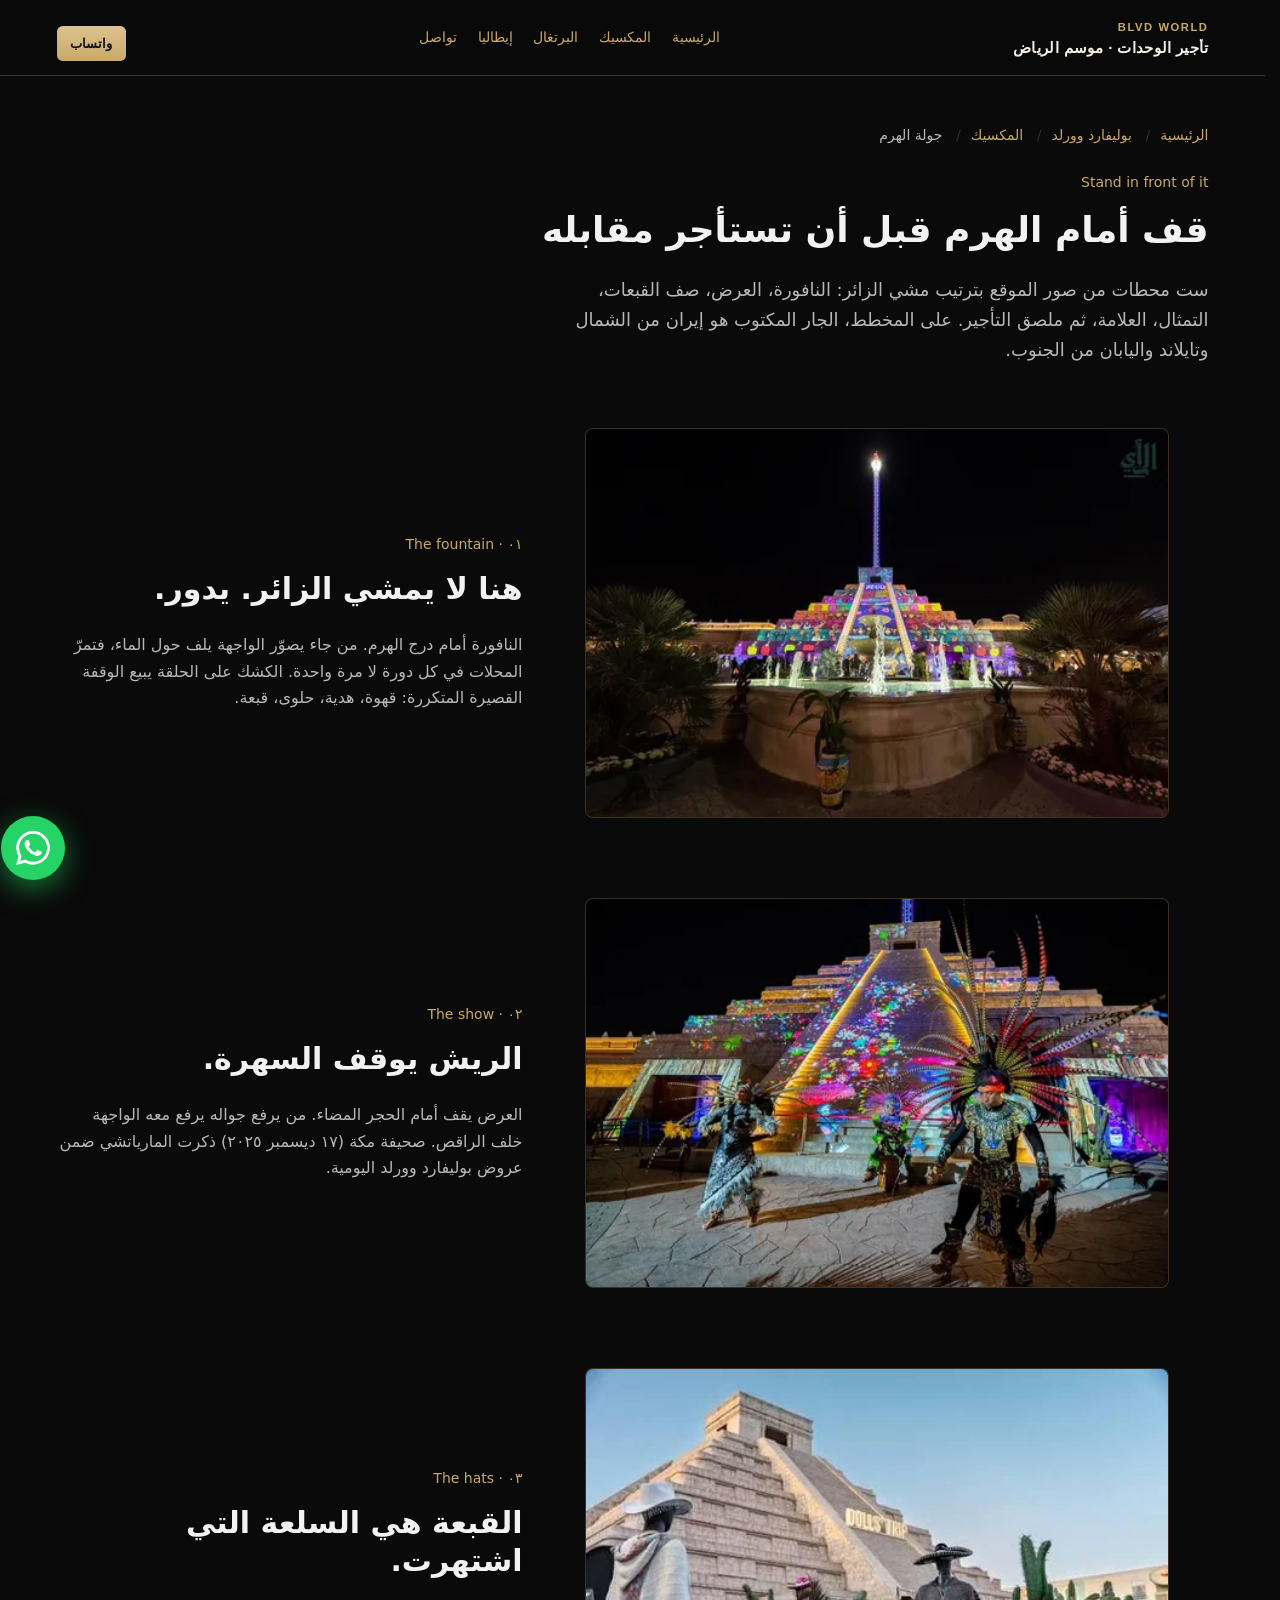
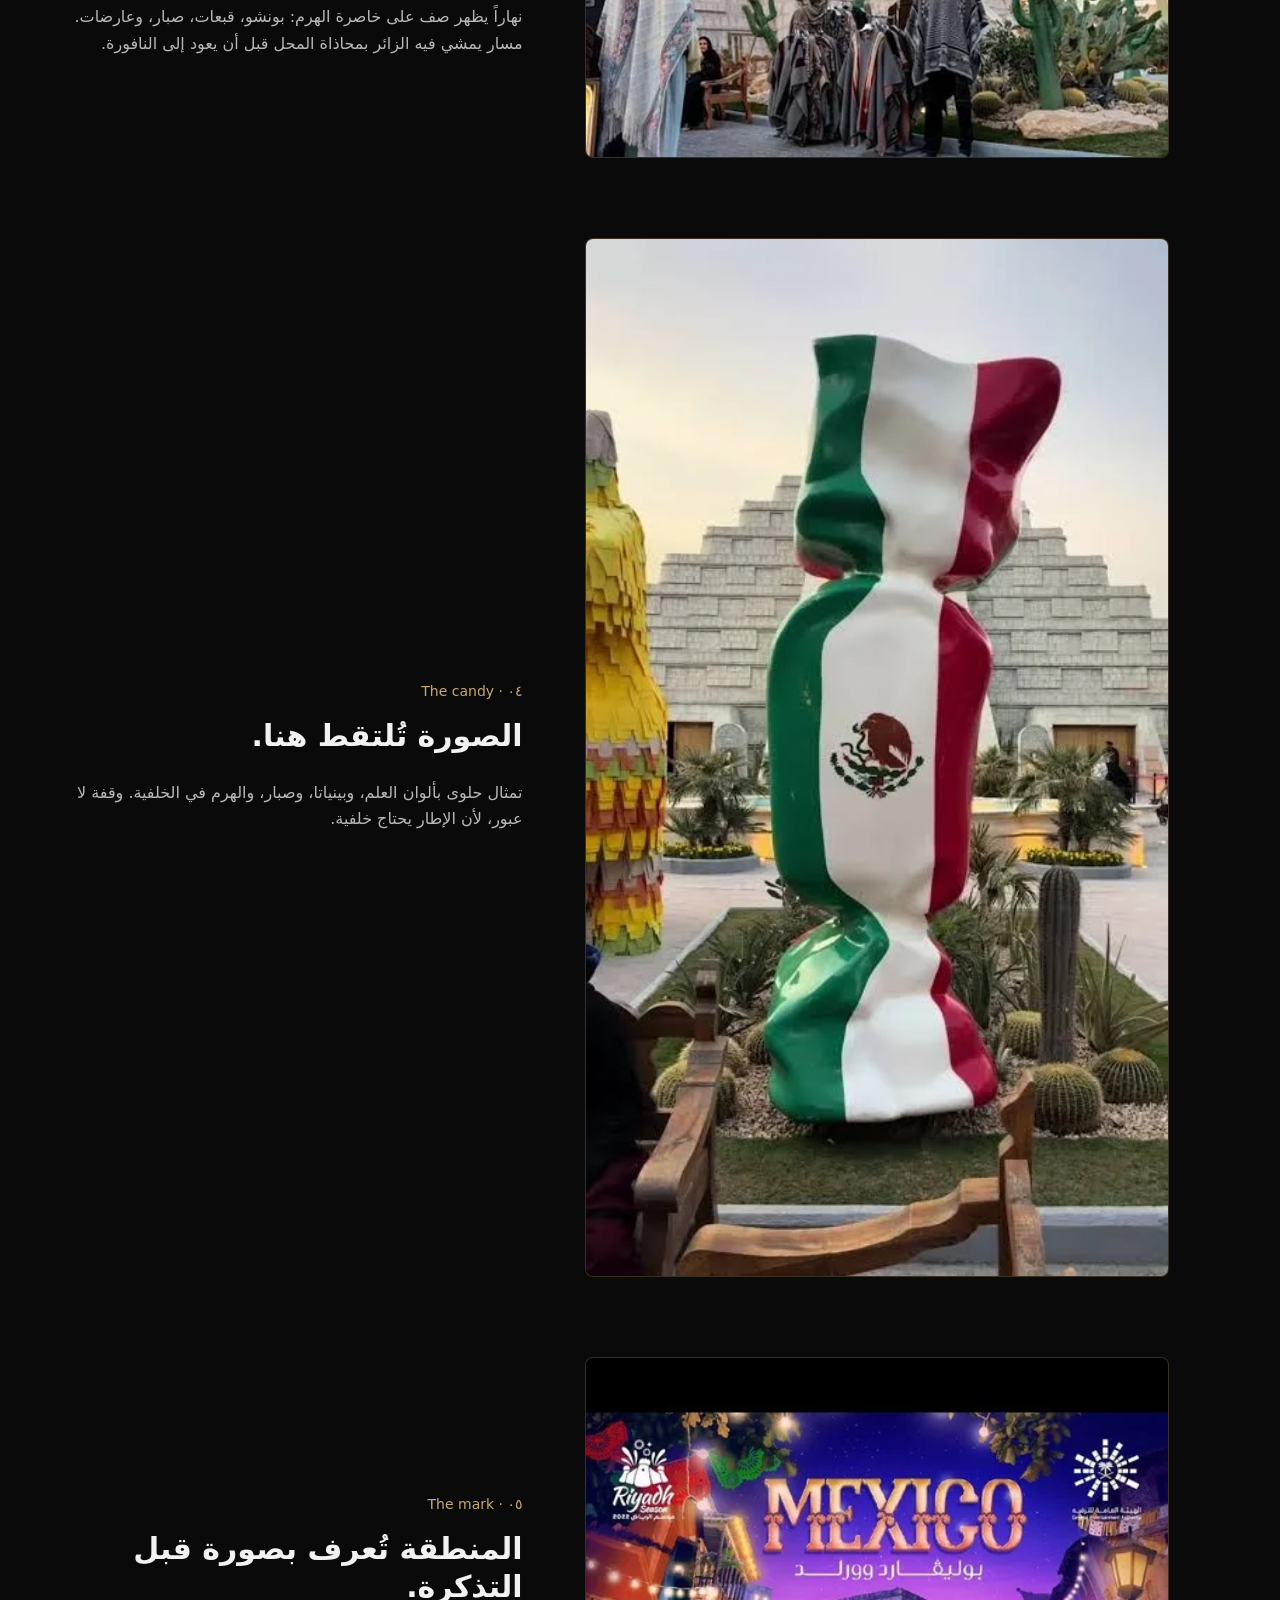
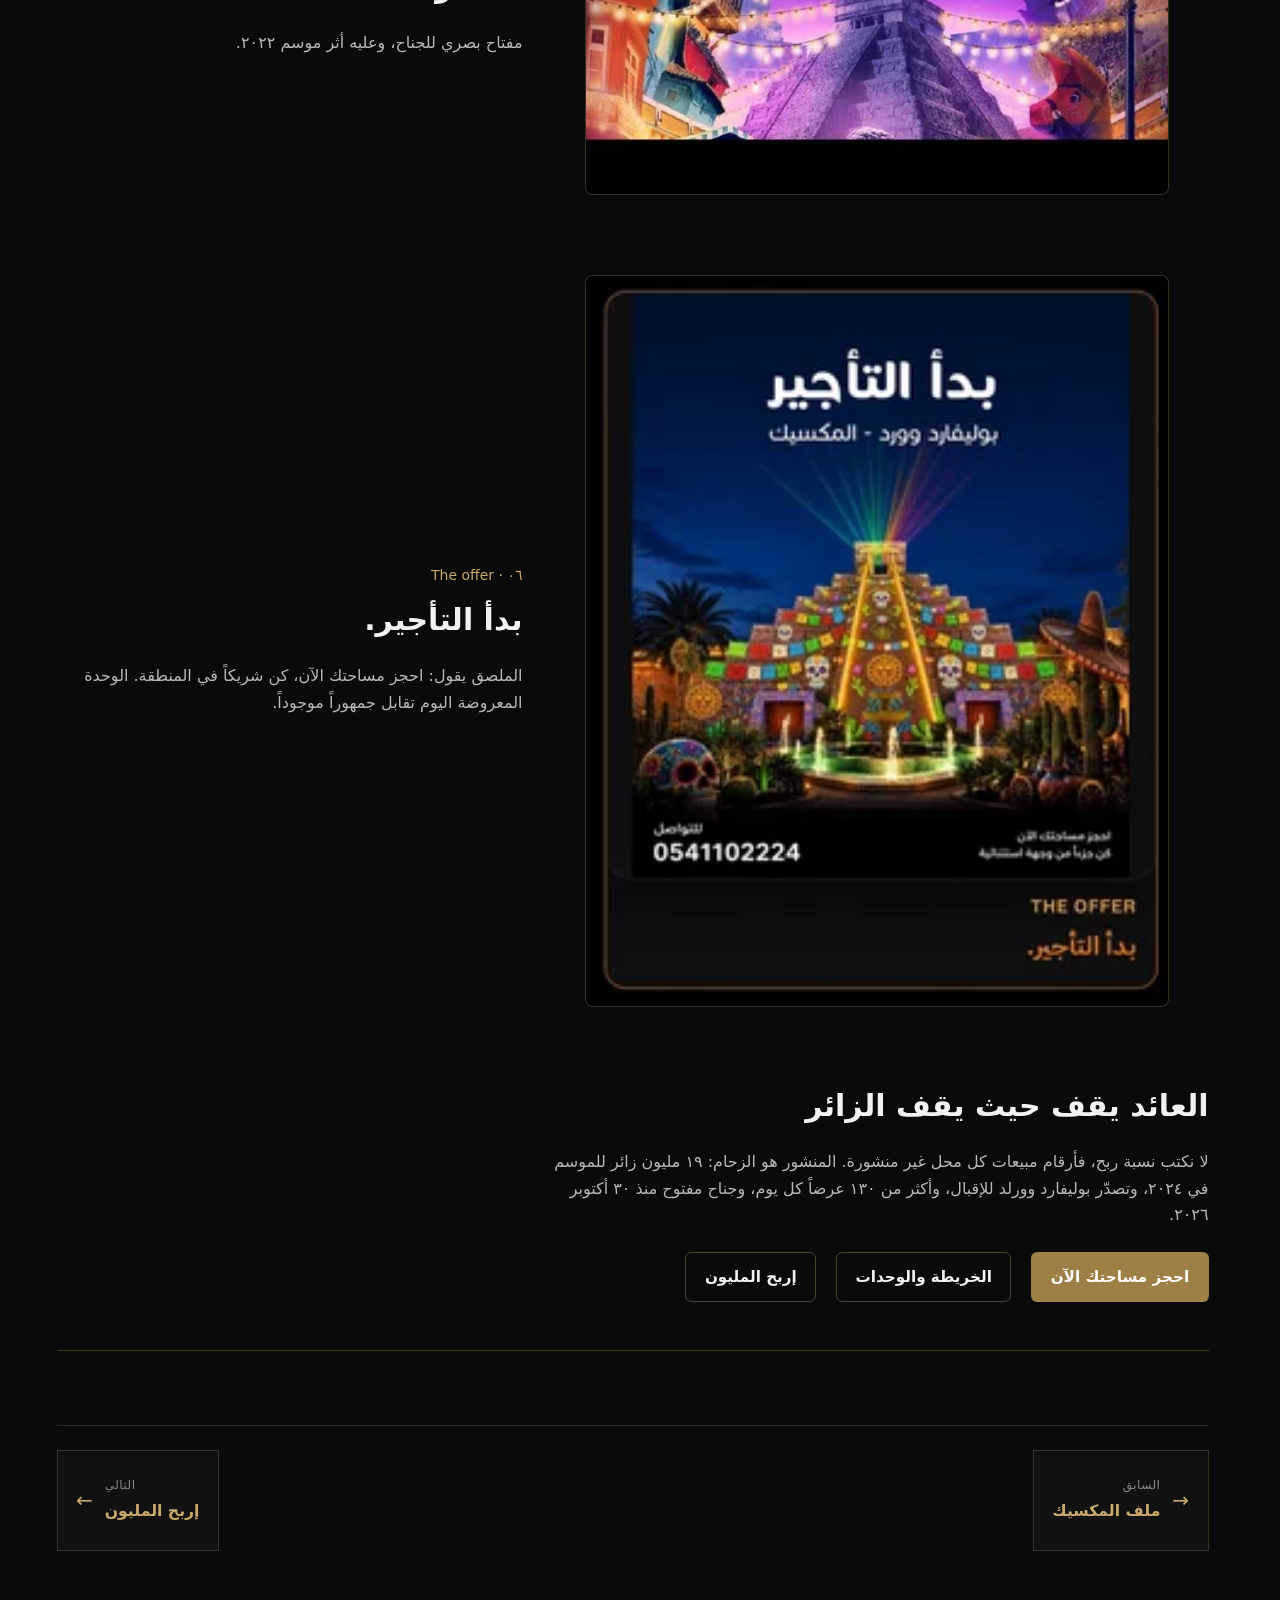
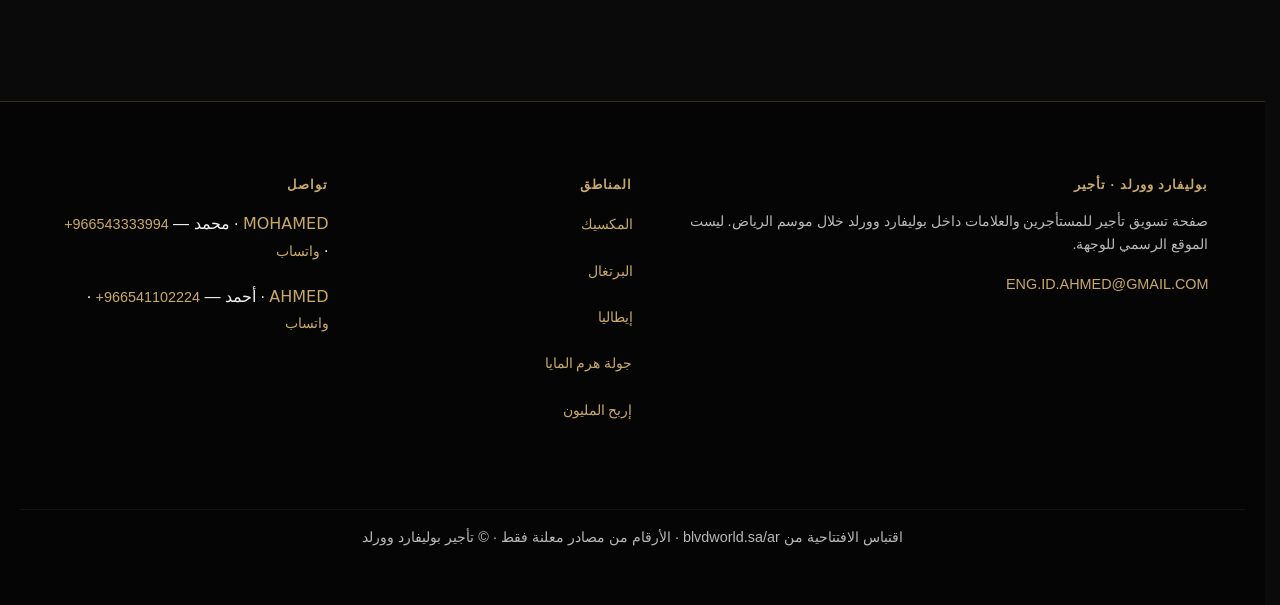
<file: plaza/index.html>
<!DOCTYPE html>
<html lang="ar" dir="rtl">
<head>
<meta charset="utf-8">
<meta name="viewport" content="width=device-width, initial-scale=1">
<title>جولة هرم المايا — بوليفارد وورلد</title>
<meta name="robots" content="noindex, follow">
<link rel="canonical" href="https://boulevard-world.github.io/mexico/plaza/">
<meta http-equiv="refresh" content="0;url=/mexico/plaza/">
<script>location.replace('/mexico/plaza/'+location.hash);</script>
</head>
<body style="background:#0a0a0a;color:#c9a96a;font-family:sans-serif;padding:2rem;text-align:center">
<p>انتقلت الصفحة إلى منطقة المكسيك. <a href="/mexico/plaza/" style="color:#c9a96a">متابعة</a></p>
</body>
</html>
</file>
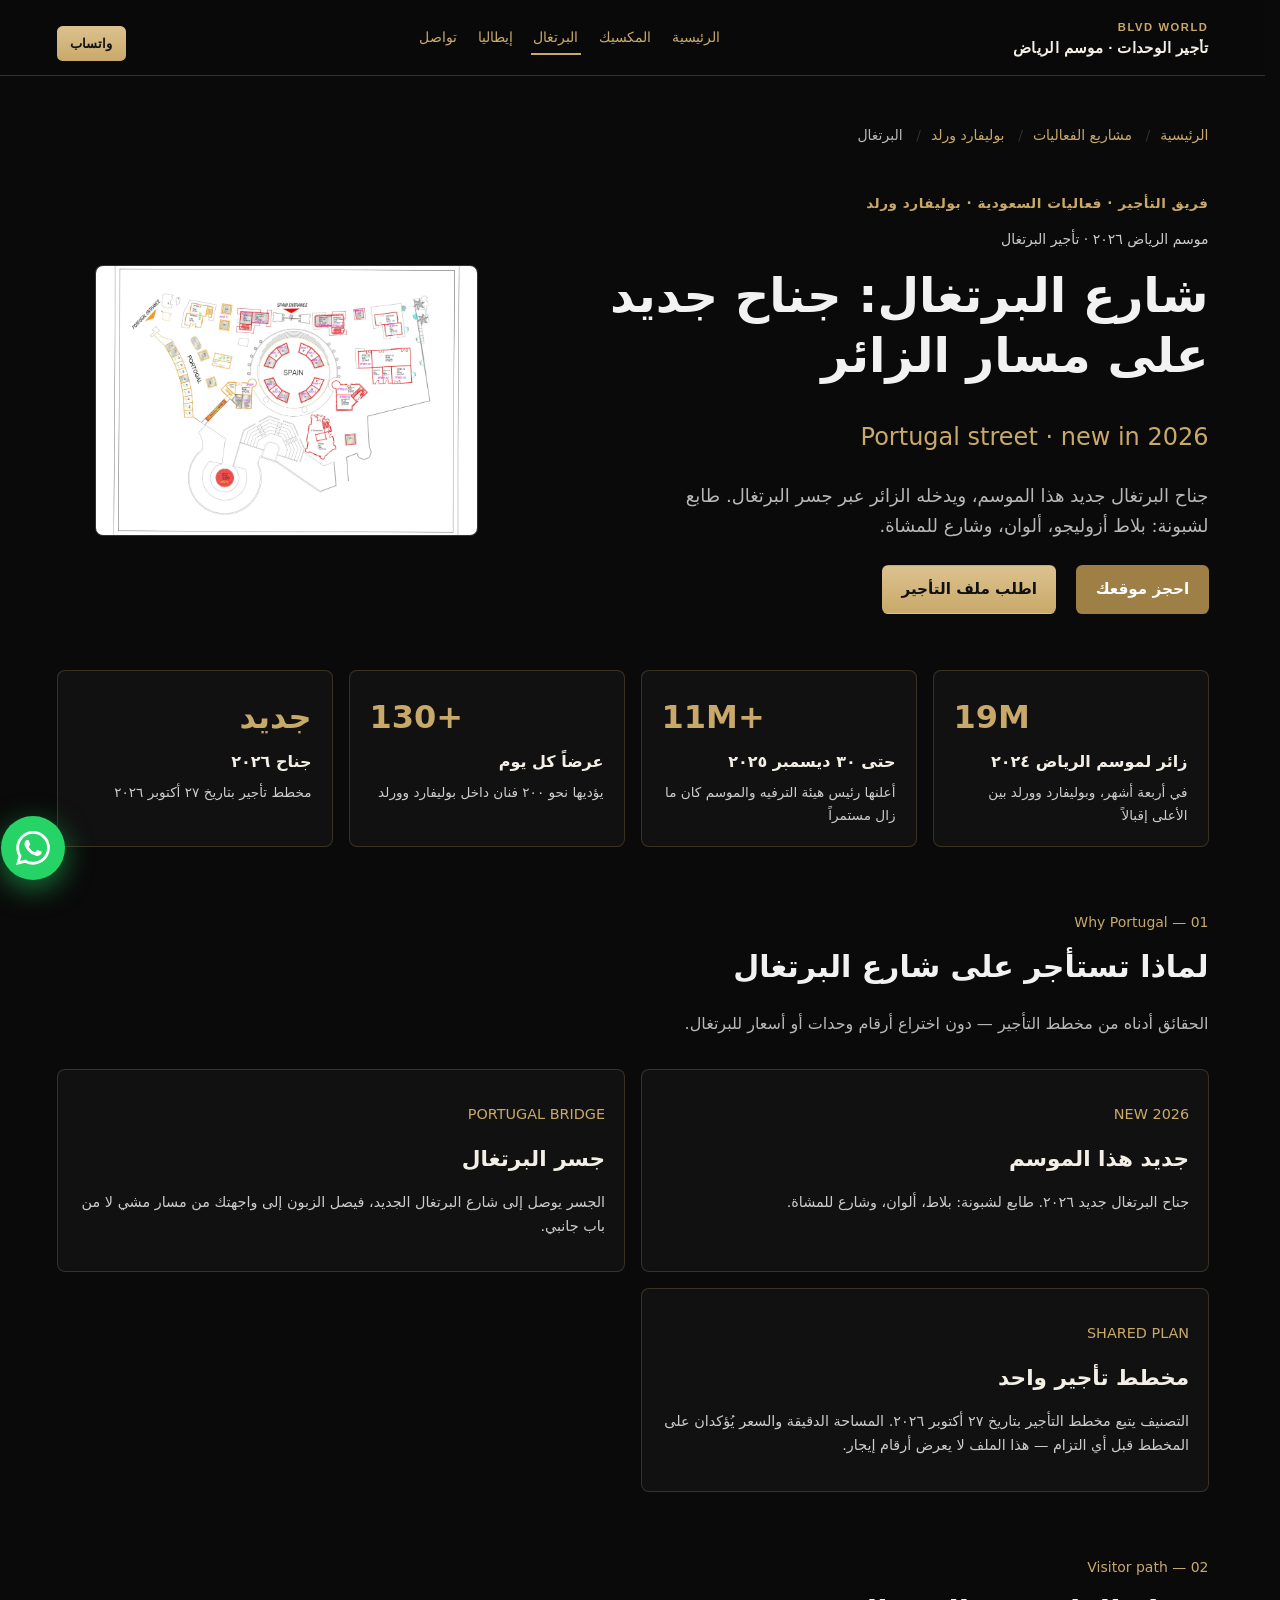
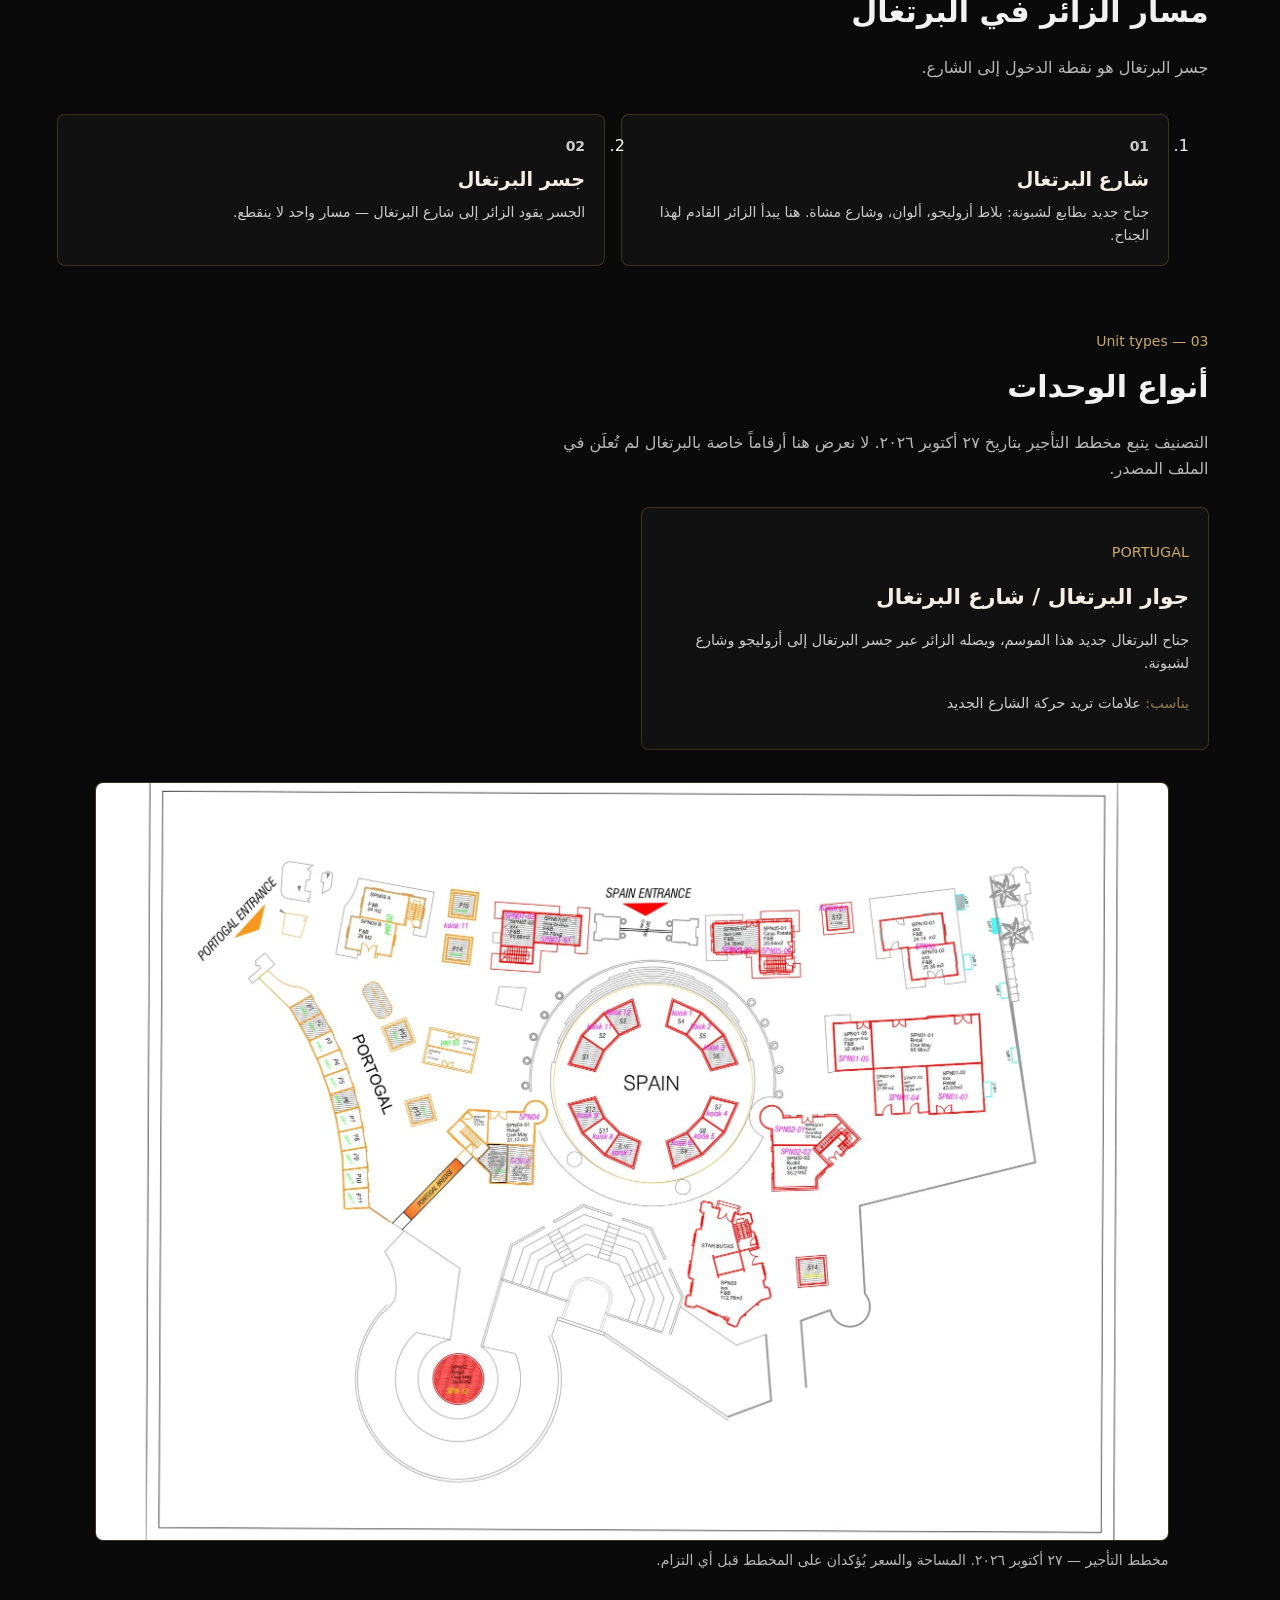
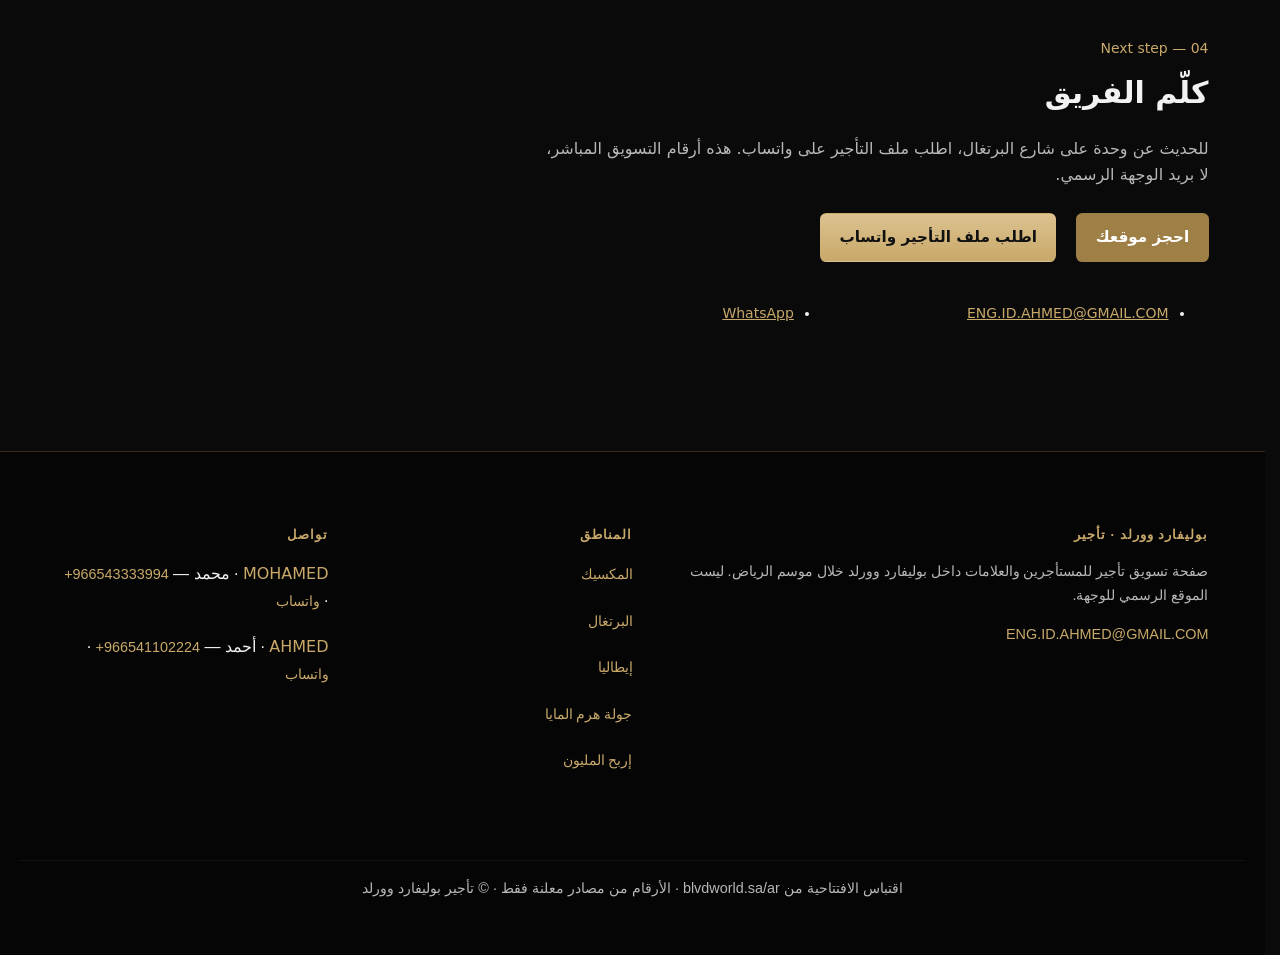
<file: portugal/index.html>
<!DOCTYPE html>
<html lang="ar" dir="rtl">
<head>
<meta charset="utf-8">
<meta name="viewport" content="width=device-width, initial-scale=1">
<title>تأجير منطقة البرتغال — بوليفارد وورلد | شارع لشبونة · موسم الرياض</title>
<meta name="description" content="جناح البرتغال الجديد في بوليفارد وورلد (مخطط ٢٧ أكتوبر ٢٠٢٦): شارع لشبونة، جسر البرتغال، ومسار الزائر.">
<link rel="canonical" href="https://boulevard-world.github.io/portugal/">
<meta name="theme-color" content="#0a0a0a">
<meta property="og:type" content="website">
<meta property="og:locale" content="ar_SA">
<meta property="og:title" content="تأجير منطقة البرتغال — بوليفارد وورلد | شارع لشبونة · موسم الرياض">
<meta property="og:description" content="جناح البرتغال الجديد في بوليفارد وورلد (مخطط ٢٧ أكتوبر ٢٠٢٦): شارع لشبونة، جسر البرتغال، ومسار الزائر.">
<meta property="og:url" content="https://boulevard-world.github.io/portugal/">
<meta property="og:image" content="https://boulevard-world.github.io/og.jpg">
<meta name="twitter:card" content="summary_large_image">
<meta name="twitter:title" content="تأجير منطقة البرتغال — بوليفارد وورلد | شارع لشبونة · موسم الرياض">
<meta name="twitter:description" content="جناح البرتغال الجديد في بوليفارد وورلد (مخطط ٢٧ أكتوبر ٢٠٢٦): شارع لشبونة، جسر البرتغال، ومسار الزائر.">
<meta name="twitter:image" content="https://boulevard-world.github.io/og.jpg">
<link rel="icon" type="image/svg+xml" href="/favicon.svg">
<link rel="stylesheet" href="/assets/site/bw-theme.css">
<link rel="stylesheet" href="/assets/site/bw-extra.css">

<link rel="stylesheet" href="/assets/site/wa-fab.css">
<link rel="stylesheet" href="/assets/site/site-lightbox.css">
</head>
<body class="bw-site">
<header class="ev-header">
  <div class="ev-header-inner">
    <a class="ev-brand" href="/">
      <p class="ev-brand-k">BLVD WORLD</p>
      <p class="ev-brand-t">تأجير الوحدات · موسم الرياض</p>
    </a>
    <nav class="ev-nav" aria-label="القائمة الرئيسية">
      <a href="/">الرئيسية</a>
      <a href="/mexico/">المكسيك</a>
      <a href="/portugal/" aria-current="page">البرتغال</a>
      <a href="/italy/">إيطاليا</a>
      <a href="#contact">تواصل</a>
    </nav>
    <a class="ev-wa" href="https://wa.me/966543333994?text=%D8%A3%D8%B1%D8%BA%D8%A8%20%D9%81%D9%8A%20%D8%AA%D8%A3%D8%AC%D9%8A%D8%B1%20%D8%A8%D9%88%D9%84%D9%8A%D9%81%D8%A7%D8%B1%D8%AF%20%D9%88%D9%88%D8%B1%D9%84%D8%AF" target="_blank" rel="noopener">واتساب</a>
    <button type="button" class="ev-menu-btn" data-ev-menu aria-expanded="false" aria-controls="ev-panel">القائمة</button>
  </div>
  <div class="ev-nav-panel" id="ev-panel" data-ev-panel>
    <a href="/">الرئيسية</a>
    <a href="/mexico/">المكسيك</a>
    <a href="/portugal/" aria-current="page">البرتغال</a>
    <a href="/italy/">إيطاليا</a>
    <a href="#contact">تواصل</a>
    <a href="https://wa.me/966543333994?text=%D8%A3%D8%B1%D8%BA%D8%A8%20%D9%81%D9%8A%20%D8%AA%D8%A3%D8%AC%D9%8A%D8%B1%20%D8%A8%D9%88%D9%84%D9%8A%D9%81%D8%A7%D8%B1%D8%AF%20%D9%88%D9%88%D8%B1%D9%84%D8%AF" target="_blank" rel="noopener">واتساب</a>
  </div>
</header>
<main id="main" class="bw-page mx-auto max-w-6xl px-5 py-12" data-bw="boulevard-world" data-bw-zone="portugal">
<nav class="bw-crumbs" aria-label="مسار التنقل"><ol><li><a href="/">الرئيسية</a></li><li><a href="/">مشاريع الفعاليات</a></li><li><a href="/">بوليفارد ورلد</a></li><li aria-current="page">البرتغال</li></ol></nav>


<header class="bw-hero grid gap-8 md:grid-cols-12 md:items-center mt-8"><div class="md:col-span-7">
<p class="bw-kicker">فريق التأجير · فعاليات السعودية · بوليفارد ورلد</p>
<p class="bw-subkicker">موسم الرياض ٢٠٢٦ · تأجير البرتغال</p>
<h1 class="mt-3 text-4xl leading-tight text-ink md:text-5xl">شارع البرتغال: جناح جديد على مسار الزائر</h1>
<p class="bw-latin mt-2 text-2xl" lang="en">Portugal street · new in 2026</p>
<p class="mt-5 max-w-xl text-lg text-muted">جناح البرتغال جديد هذا الموسم، ويدخله الزائر عبر جسر البرتغال. طابع لشبونة: بلاط أزوليجو، ألوان، وشارع للمشاة.</p>
<div class="mt-6 flex flex-wrap gap-3">
<a class="bw-btn bw-btn-primary" href="https://wa.me/966543333994" target="_blank" rel="noopener">احجز موقعك</a>
<a class="bw-btn bw-btn-gold" href="https://wa.me/966541102224?text=%D8%A3%D8%B1%D8%BA%D8%A8%20%D9%81%D9%8A%20%D9%85%D9%84%D9%81%20%D8%AA%D8%A3%D8%AC%D9%8A%D8%B1%20%D8%A7%D9%84%D8%A8%D8%B1%D8%AA%D8%BA%D8%A7%D9%84%20%D8%A8%D9%88%D9%84%D9%8A%D9%81%D8%A7%D8%B1%D8%AF%20%D9%88%D9%88%D8%B1%D9%84%D8%AF" target="_blank" rel="noopener">اطلب ملف التأجير</a>
</div>
</div>
<figure class="md:col-span-5">
<img class="bw-img" src="/media/boulevard-world/boulevard-world-portugal-rental-plan-riyadh-season-saudi-events-960.webp" srcset="/media/boulevard-world/boulevard-world-portugal-rental-plan-riyadh-season-saudi-events-480.webp 480w, /media/boulevard-world/boulevard-world-portugal-rental-plan-riyadh-season-saudi-events-960.webp 960w" sizes="(min-width:980px) 40vw, 100vw" width="960" height="540" alt="مخطط تأجير منطقة البرتغال في بوليفارد ورلد، فعاليات السعودية / Portugal zone rental plan at Boulevard World — Saudi events" decoding="async" fetchpriority="high">
</figure></header>

<section class="bw-stats mt-12 grid gap-4 sm:grid-cols-2 lg:grid-cols-4" aria-label="أرقام معلنة">
<div class="bw-stat"><p class="bw-stat-n" dir="ltr">19M</p><h2 class="bw-stat-t">زائر لموسم الرياض ٢٠٢٤</h2><p class="bw-stat-d">في أربعة أشهر، وبوليفارد وورلد بين الأعلى إقبالاً</p></div>
<div class="bw-stat"><p class="bw-stat-n" dir="ltr">11M+</p><h2 class="bw-stat-t">حتى ٣٠ ديسمبر ٢٠٢٥</h2><p class="bw-stat-d">أعلنها رئيس هيئة الترفيه والموسم كان ما زال مستمراً</p></div>
<div class="bw-stat"><p class="bw-stat-n" dir="ltr">130+</p><h2 class="bw-stat-t">عرضاً كل يوم</h2><p class="bw-stat-d">يؤديها نحو ٢٠٠ فنان داخل بوليفارد وورلد</p></div>
<div class="bw-stat"><p class="bw-stat-n">جديد</p><h2 class="bw-stat-t">جناح ٢٠٢٦</h2><p class="bw-stat-d">مخطط تأجير بتاريخ ٢٧ أكتوبر ٢٠٢٦</p></div>
</section>

<section class="mt-16">
<p class="bw-latin text-sm" lang="en">01 — Why Portugal</p>
<h2 class="mt-2 text-3xl text-ink">لماذا تستأجر على شارع البرتغال</h2>
<p class="mt-3 max-w-2xl text-muted">الحقائق أدناه من مخطط التأجير — دون اختراع أرقام وحدات أو أسعار للبرتغال.</p>
<div class="mt-8 grid gap-4 md:grid-cols-2">
<article class="bw-unit"><p class="bw-latin text-sm" lang="en">NEW 2026</p><h3>جديد هذا الموسم</h3><p>جناح البرتغال جديد ٢٠٢٦. طابع لشبونة: بلاط، ألوان، وشارع للمشاة.</p></article>
<article class="bw-unit"><p class="bw-latin text-sm" lang="en">PORTUGAL BRIDGE</p><h3>جسر البرتغال</h3><p>الجسر يوصل إلى شارع البرتغال الجديد، فيصل الزبون إلى واجهتك من مسار مشي لا من باب جانبي.</p></article>
<article class="bw-unit"><p class="bw-latin text-sm" lang="en">SHARED PLAN</p><h3>مخطط تأجير واحد</h3><p>التصنيف يتبع مخطط التأجير بتاريخ ٢٧ أكتوبر ٢٠٢٦. المساحة الدقيقة والسعر يُؤكدان على المخطط قبل أي التزام — هذا الملف لا يعرض أرقام إيجار.</p></article>
</div>
</section>

<section class="mt-16">
<p class="bw-latin text-sm" lang="en">02 — Visitor path</p>
<h2 class="mt-2 text-3xl text-ink">مسار الزائر في البرتغال</h2>
<p class="mt-3 max-w-2xl text-muted">جسر البرتغال هو نقطة الدخول إلى الشارع.</p>
<ol class="mt-8 grid gap-4 md:grid-cols-2">
<li class="bw-step"><p class="bw-step-n" dir="ltr">01</p><h3>شارع البرتغال</h3><p>جناح جديد بطابع لشبونة: بلاط أزوليجو، ألوان، وشارع مشاة. هنا يبدأ الزائر القادم لهذا الجناح.</p></li>
<li class="bw-step"><p class="bw-step-n" dir="ltr">02</p><h3>جسر البرتغال</h3><p>الجسر يقود الزائر إلى شارع البرتغال — مسار واحد لا ينقطع.</p></li>
</ol>
</section>

<section class="mt-16">
<p class="bw-latin text-sm" lang="en">03 — Unit types</p>
<h2 class="mt-2 text-3xl text-ink">أنواع الوحدات</h2>
<p class="mt-3 max-w-2xl text-muted">التصنيف يتبع مخطط التأجير بتاريخ ٢٧ أكتوبر ٢٠٢٦. لا نعرض هنا أرقاماً خاصة بالبرتغال لم تُعلَن في الملف المصدر.</p>
<div class="mt-6 grid gap-4 md:grid-cols-2">
<article class="bw-unit"><p class="bw-latin text-sm" lang="en">PORTUGAL</p><h3>جوار البرتغال / شارع البرتغال</h3><p>جناح البرتغال جديد هذا الموسم، ويصله الزائر عبر جسر البرتغال إلى أزوليجو وشارع لشبونة.</p><p class="bw-fit"><span>يناسب:</span> علامات تريد حركة الشارع الجديد</p></article>
</div>
<figure class="mt-8">
<img class="bw-img bw-plan" src="/media/boulevard-world/boulevard-world-portugal-rental-plan-riyadh-season-saudi-events-960.webp" srcset="/media/boulevard-world/boulevard-world-portugal-rental-plan-riyadh-season-saudi-events-480.webp 480w, /media/boulevard-world/boulevard-world-portugal-rental-plan-riyadh-season-saudi-events-960.webp 960w" sizes="100vw" width="960" height="540" alt="مخطط تأجير منطقة البرتغال في بوليفارد ورلد، فعاليات السعودية / Portugal zone rental plan at Boulevard World — Saudi events" loading="lazy" decoding="async">
<figcaption class="mt-2 text-sm text-muted">مخطط التأجير — ٢٧ أكتوبر ٢٠٢٦. المساحة والسعر يُؤكدان على المخطط قبل أي التزام.</figcaption>
</figure>
</section>


<section id="contact" class="mt-16 bw-contact">
<p class="bw-latin text-sm" lang="en">04 — Next step</p>
<h2 class="mt-2 text-3xl text-ink">كلّم الفريق</h2>
<p class="mt-4 max-w-2xl text-muted">للحديث عن وحدة على شارع البرتغال، اطلب ملف التأجير على واتساب. هذه أرقام التسويق المباشر، لا بريد الوجهة الرسمي.</p>
<div class="mt-6 flex flex-wrap gap-3">
<a class="bw-btn bw-btn-primary" href="https://wa.me/966543333994" target="_blank" rel="noopener">احجز موقعك</a>
<a class="bw-btn bw-btn-gold" href="https://wa.me/966541102224?text=%D8%A3%D8%B1%D8%BA%D8%A8%20%D9%81%D9%8A%20%D9%85%D9%84%D9%81%20%D8%AA%D8%A3%D8%AC%D9%8A%D8%B1%20%D8%A7%D9%84%D8%A8%D8%B1%D8%AA%D8%BA%D8%A7%D9%84%20%D8%A8%D9%88%D9%84%D9%8A%D9%81%D8%A7%D8%B1%D8%AF%20%D9%88%D9%88%D8%B1%D9%84%D8%AF" target="_blank" rel="noopener">اطلب ملف التأجير واتساب</a>
</div>
<ul class="mt-8 grid gap-3 sm:grid-cols-3 text-sm">
<li><a href="mailto:ENG.ID.AHMED@GMAIL.COM">ENG.ID.AHMED@GMAIL.COM</a></li>
<li><a href="https://wa.me/966541102224" target="_blank" rel="noopener">WhatsApp</a></li>
</ul>
</section>
</main>
<footer class="ev-footer" id="contact">
  <div class="ev-footer-inner">
    <div>
      <h2>بوليفارد وورلد · تأجير</h2>
      <p>صفحة تسويق تأجير للمستأجرين والعلامات داخل بوليفارد وورلد خلال موسم الرياض. ليست الموقع الرسمي للوجهة.</p>
      <p style="margin-top:1rem"><a href="mailto:ENG.ID.AHMED@GMAIL.COM" dir="ltr">ENG.ID.AHMED@GMAIL.COM</a></p>
    </div>
    <div>
      <h2>المناطق</h2>
      <ul>
        <li><a href="/mexico/">المكسيك</a></li>
        <li><a href="/portugal/">البرتغال</a></li>
        <li><a href="/italy/">إيطاليا</a></li>
        <li><a href="/mexico/plaza/">جولة هرم المايا</a></li>
        <li><a href="/mexico/simulate/">إربح المليون</a></li>
      </ul>
    </div>
    <div>
      <h2>تواصل</h2>
      <ul><li><span class="bw-latin" lang="en">MOHAMED</span> · محمد — <a href="tel:+966543333994" dir="ltr">+966543333994</a> · <a href="https://wa.me/966543333994" target="_blank" rel="noopener">واتساب</a></li>
<li><span class="bw-latin" lang="en">AHMED</span> · أحمد — <a href="tel:+966541102224" dir="ltr">+966541102224</a> · <a href="https://wa.me/966541102224" target="_blank" rel="noopener">واتساب</a></li>
</ul>
    </div>
  </div>
  <p class="ev-copy">اقتباس الافتتاحية من blvdworld.sa/ar · الأرقام من مصادر معلنة فقط · © تأجير بوليفارد وورلد</p>
</footer>
<script src="/assets/site/site.js" defer></script>
<script src="/assets/site/site-lightbox.js" defer></script>
<script src="/assets/site/wa-fab.js" defer></script>

</body>
</html>
</file>
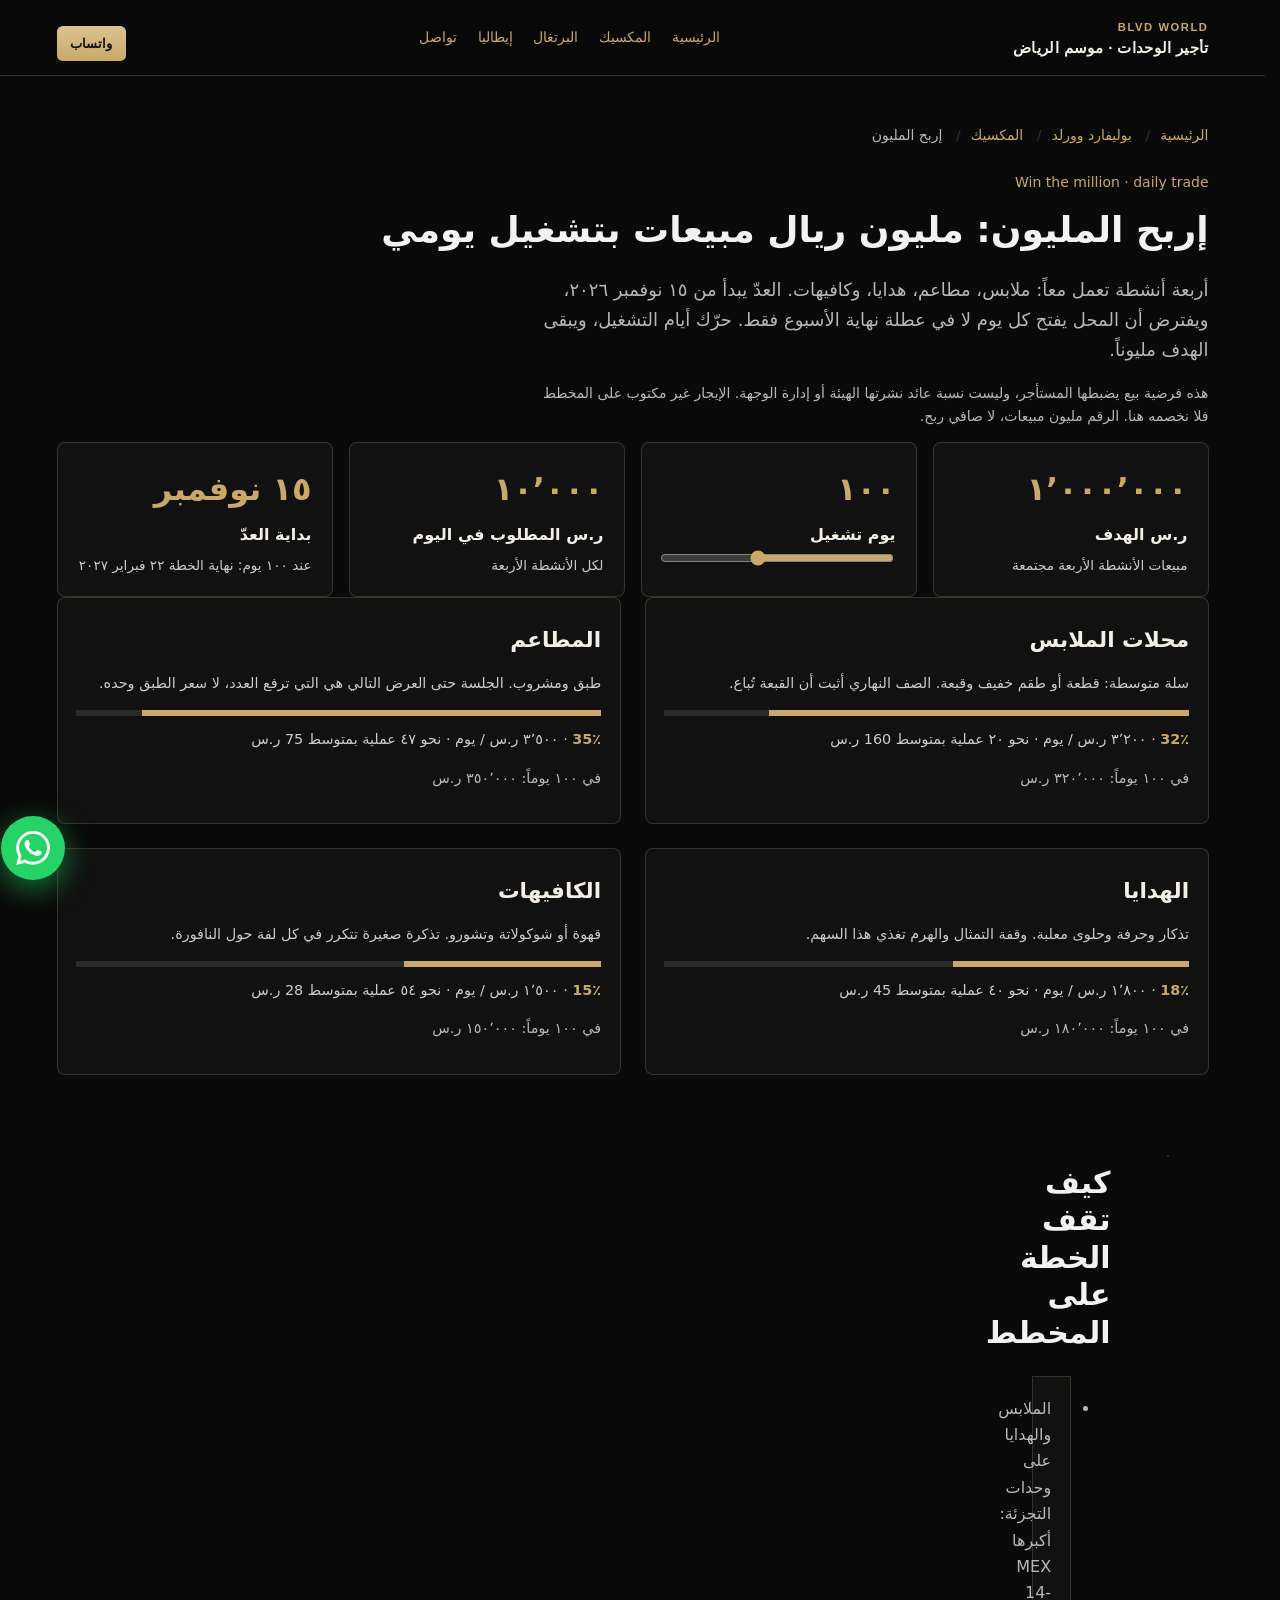
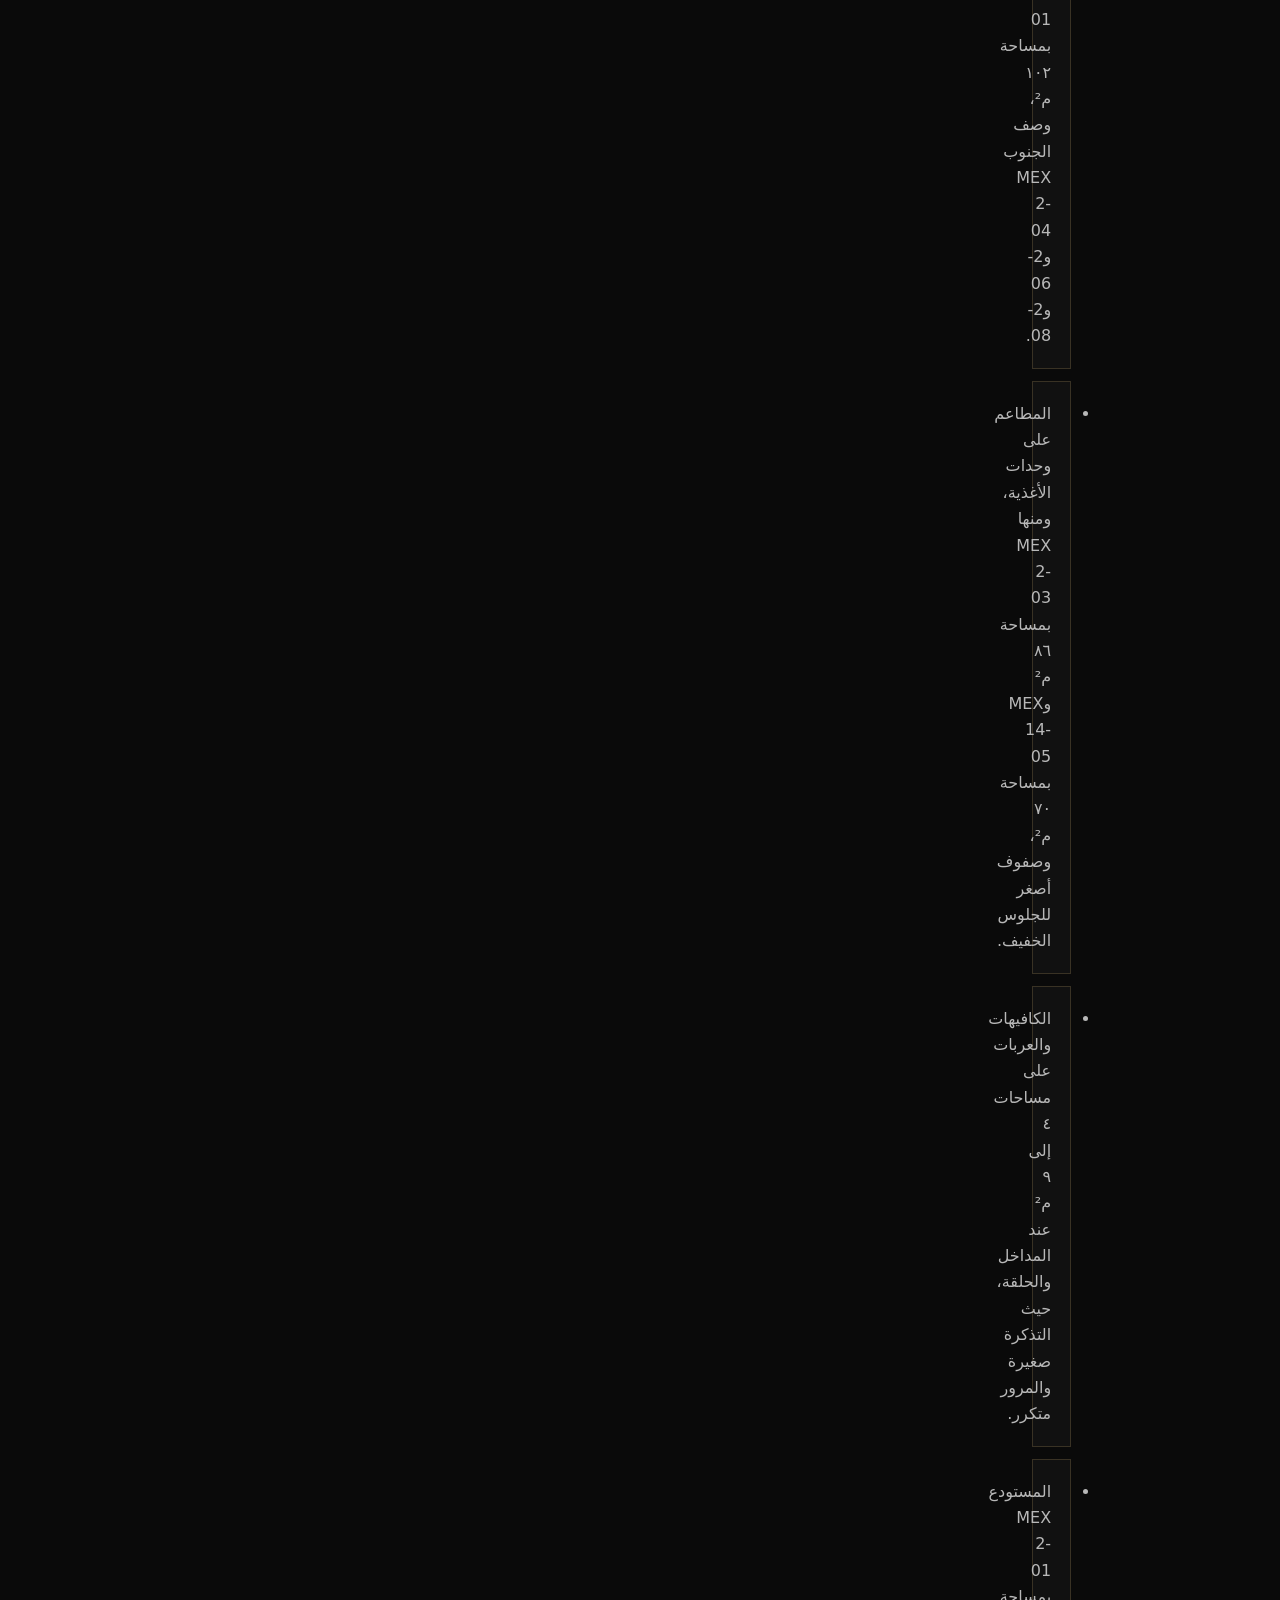
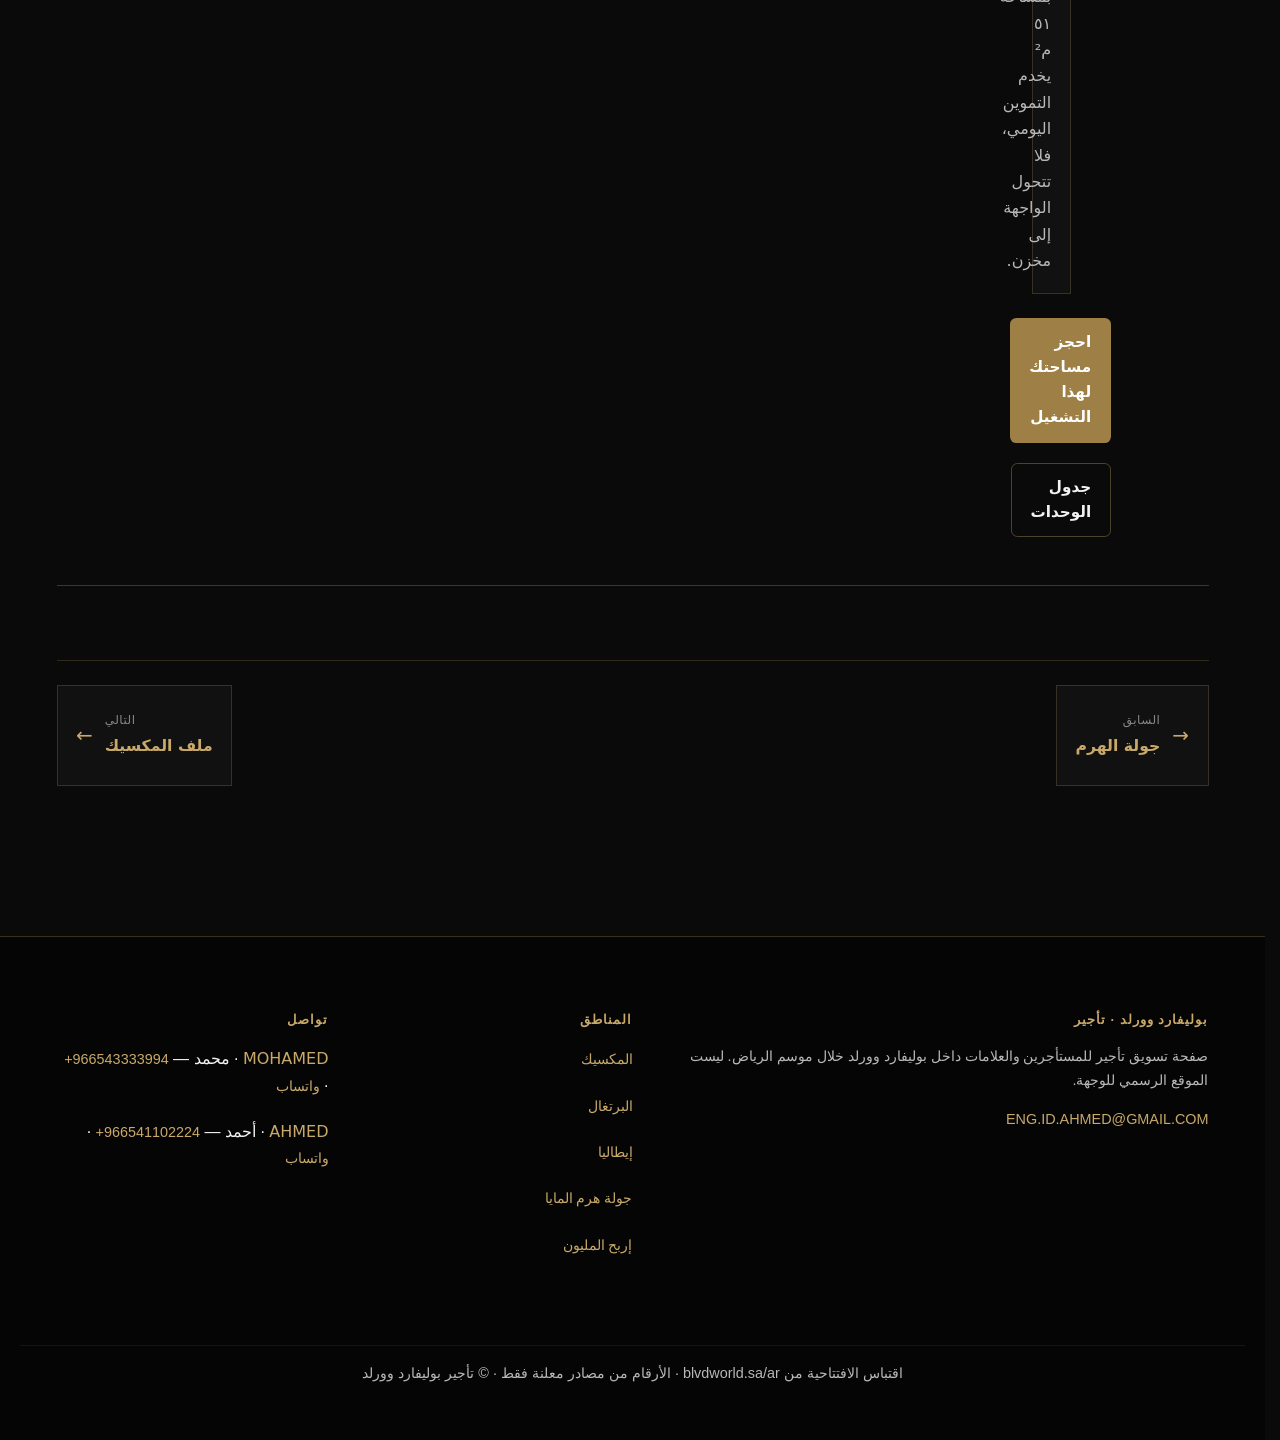
<file: simulate/index.html>
<!DOCTYPE html>
<html lang="ar" dir="rtl">
<head>
<meta charset="utf-8">
<meta name="viewport" content="width=device-width, initial-scale=1">
<title>إربح المليون — بوليفارد وورلد</title>
<meta name="robots" content="noindex, follow">
<link rel="canonical" href="https://boulevard-world.github.io/mexico/simulate/">
<meta http-equiv="refresh" content="0;url=/mexico/simulate/">
<script>location.replace('/mexico/simulate/'+location.hash);</script>
</head>
<body style="background:#0a0a0a;color:#c9a96a;font-family:sans-serif;padding:2rem;text-align:center">
<p>انتقلت الصفحة إلى منطقة المكسيك. <a href="/mexico/simulate/" style="color:#c9a96a">متابعة</a></p>
</body>
</html>
</file>
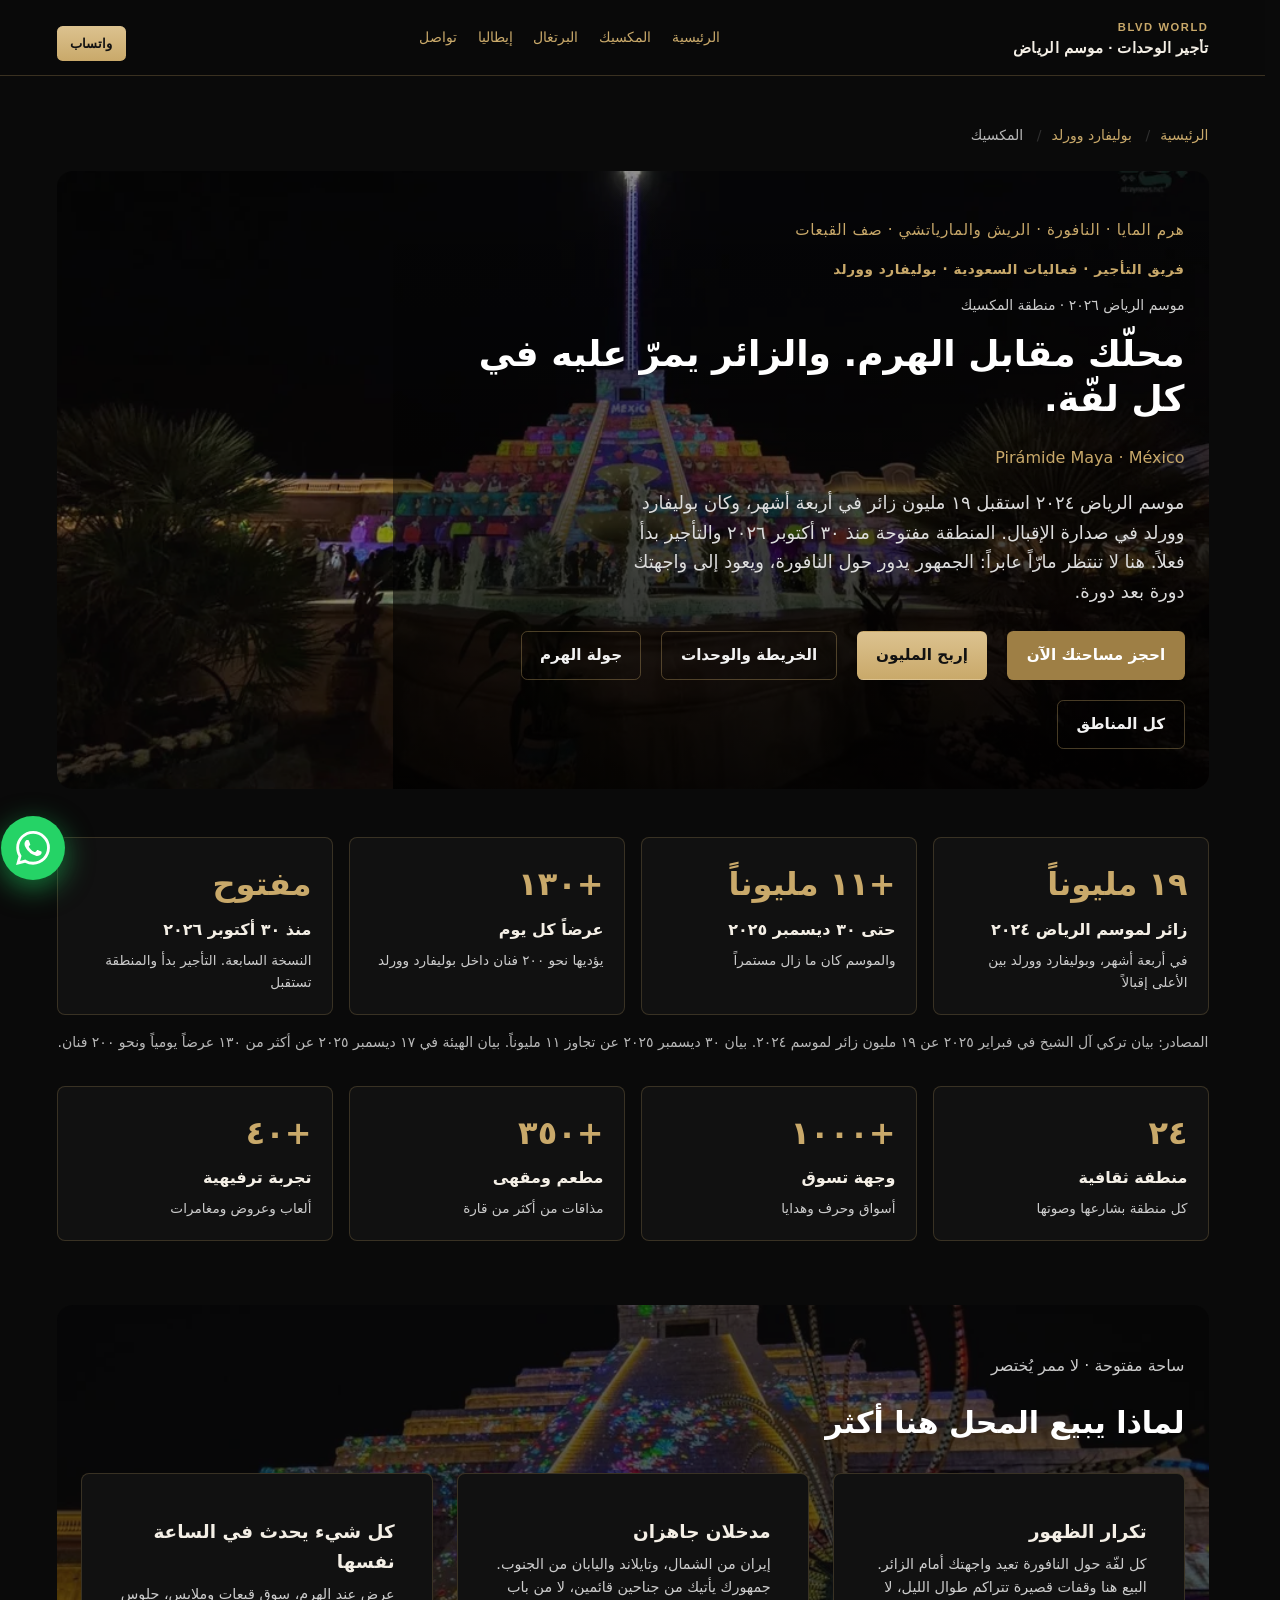
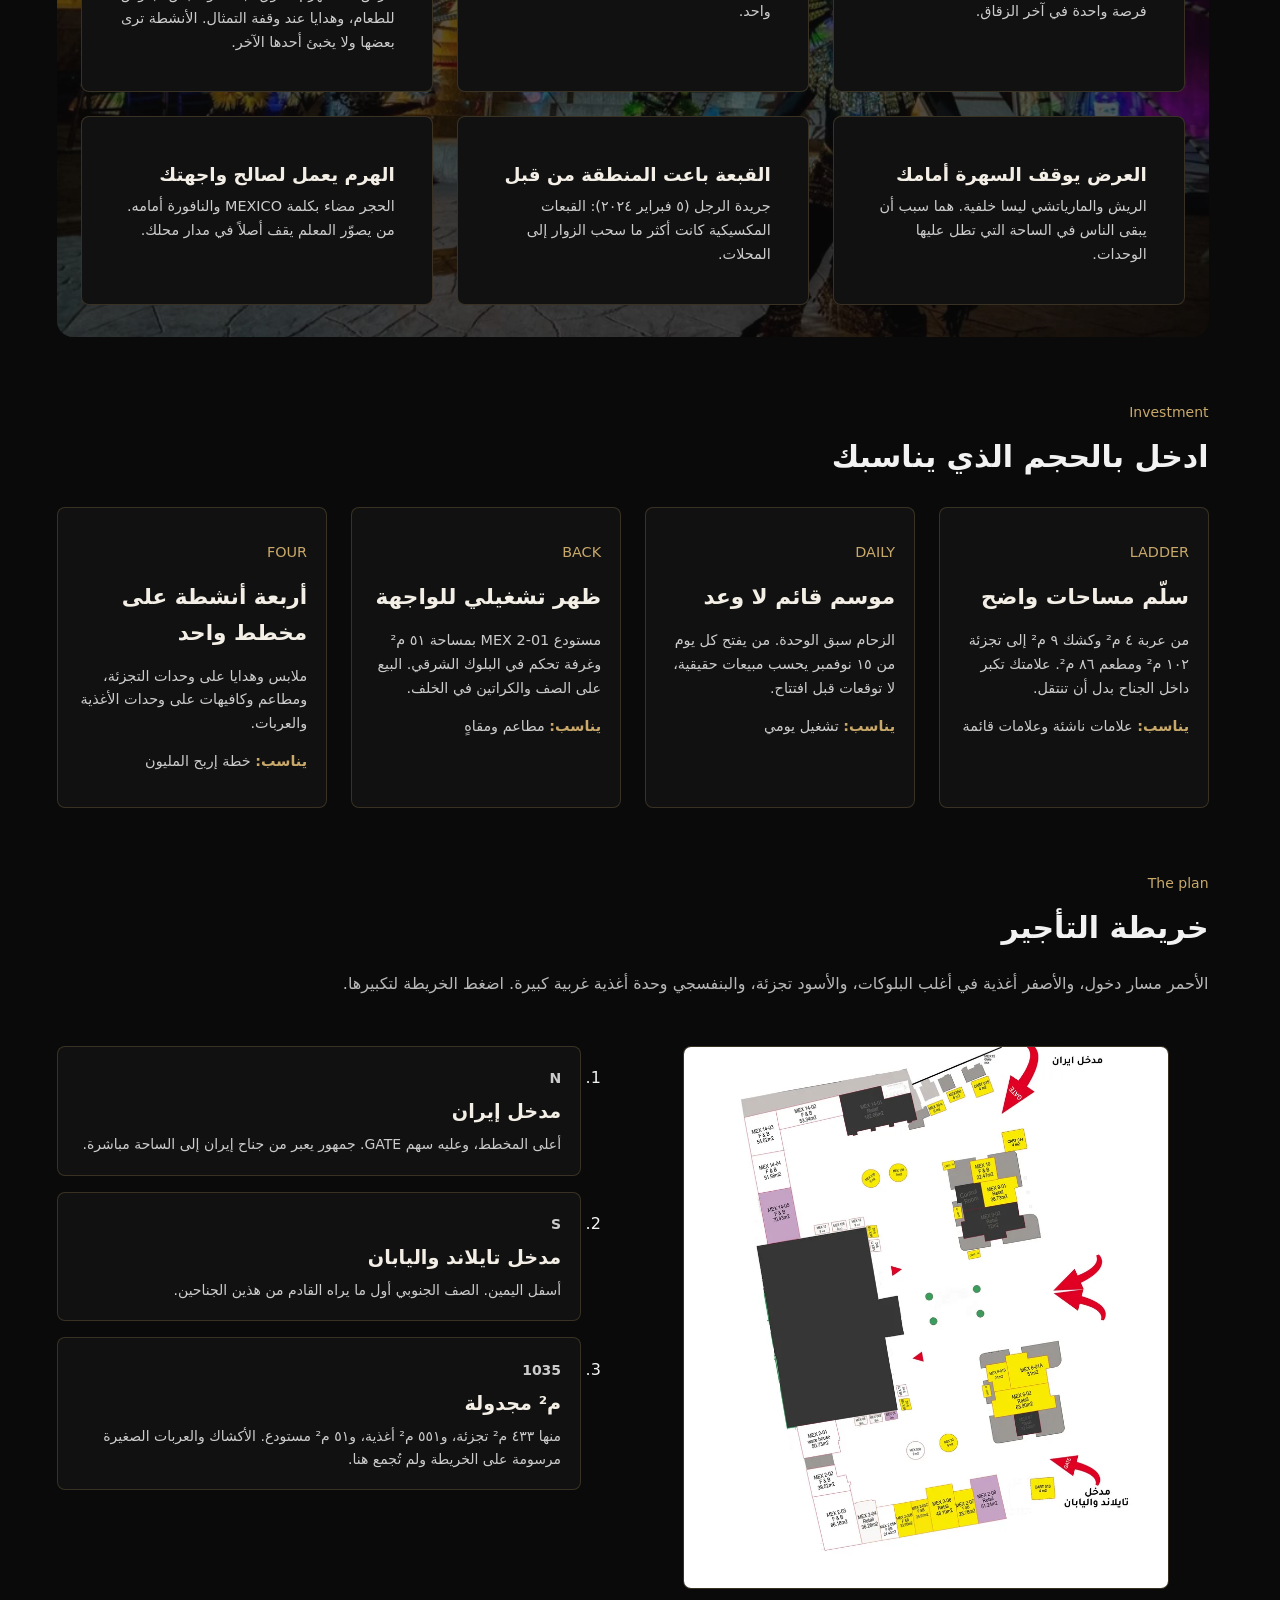
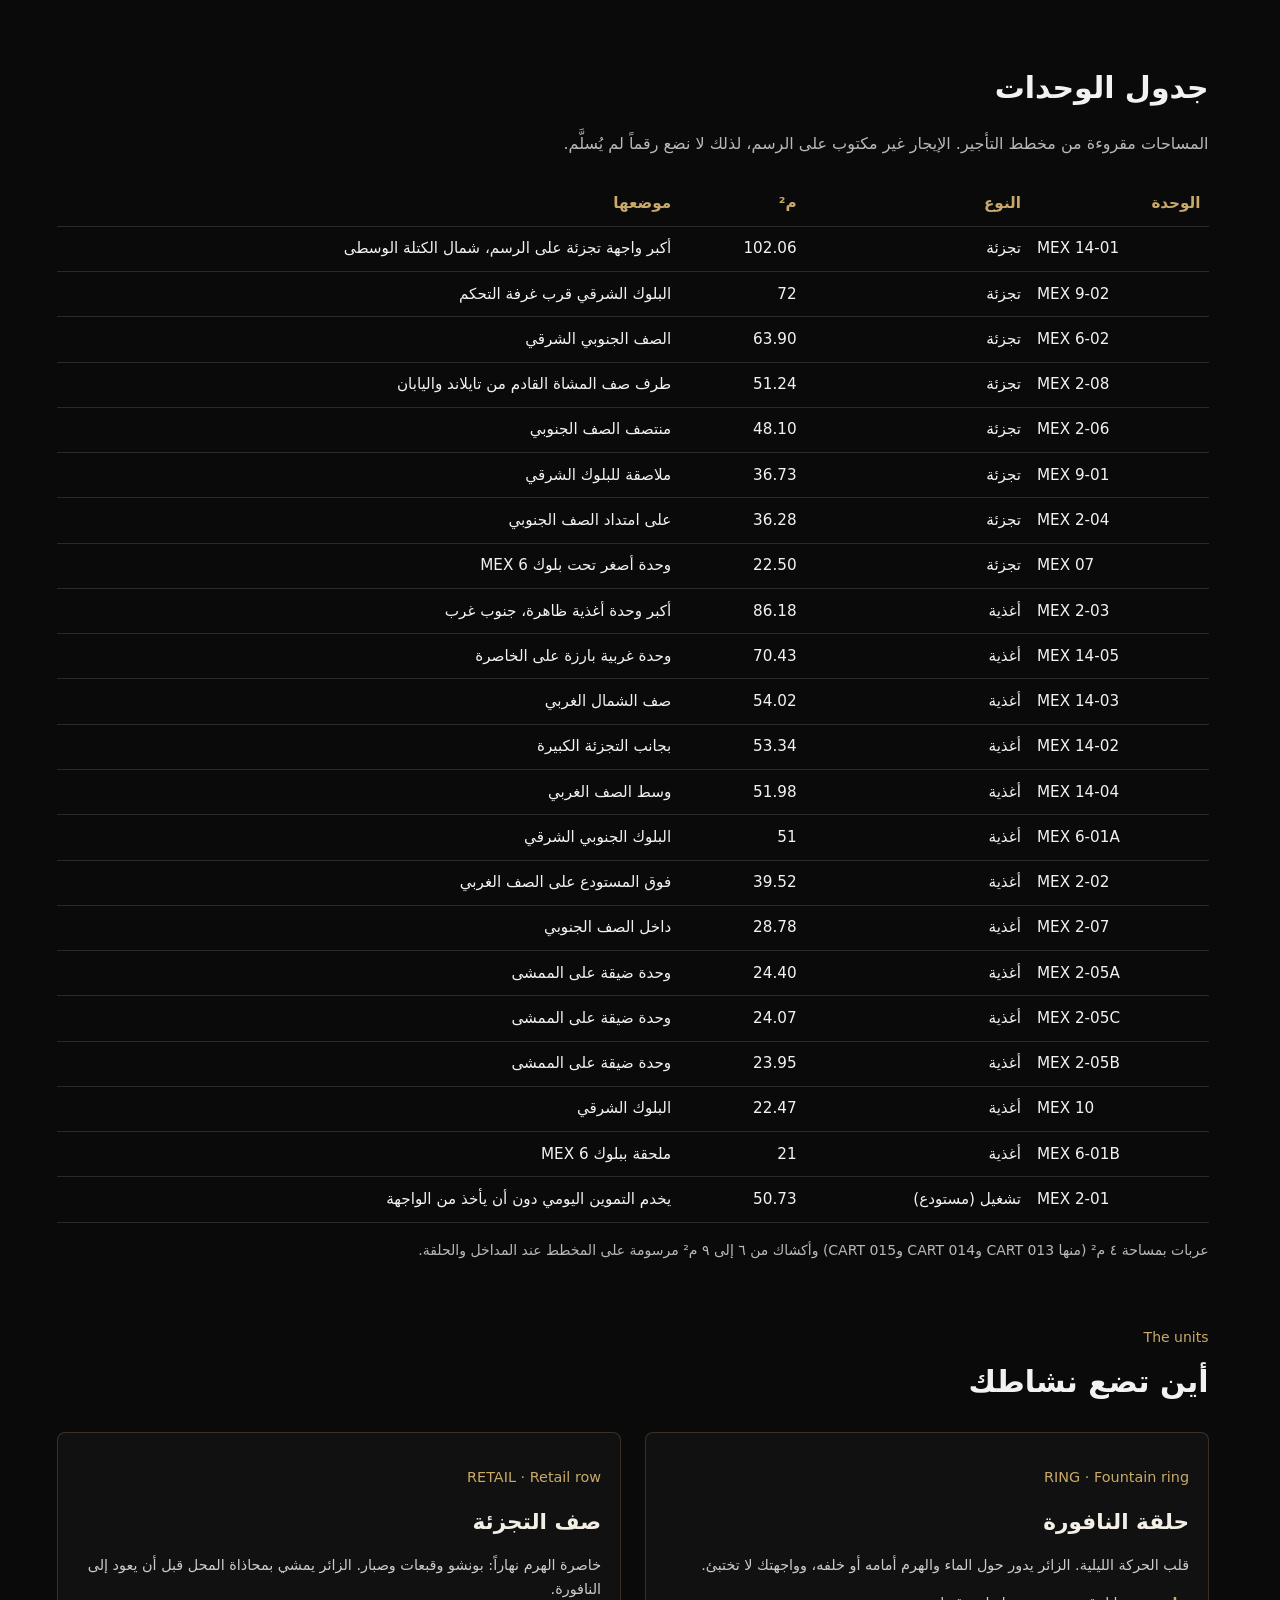
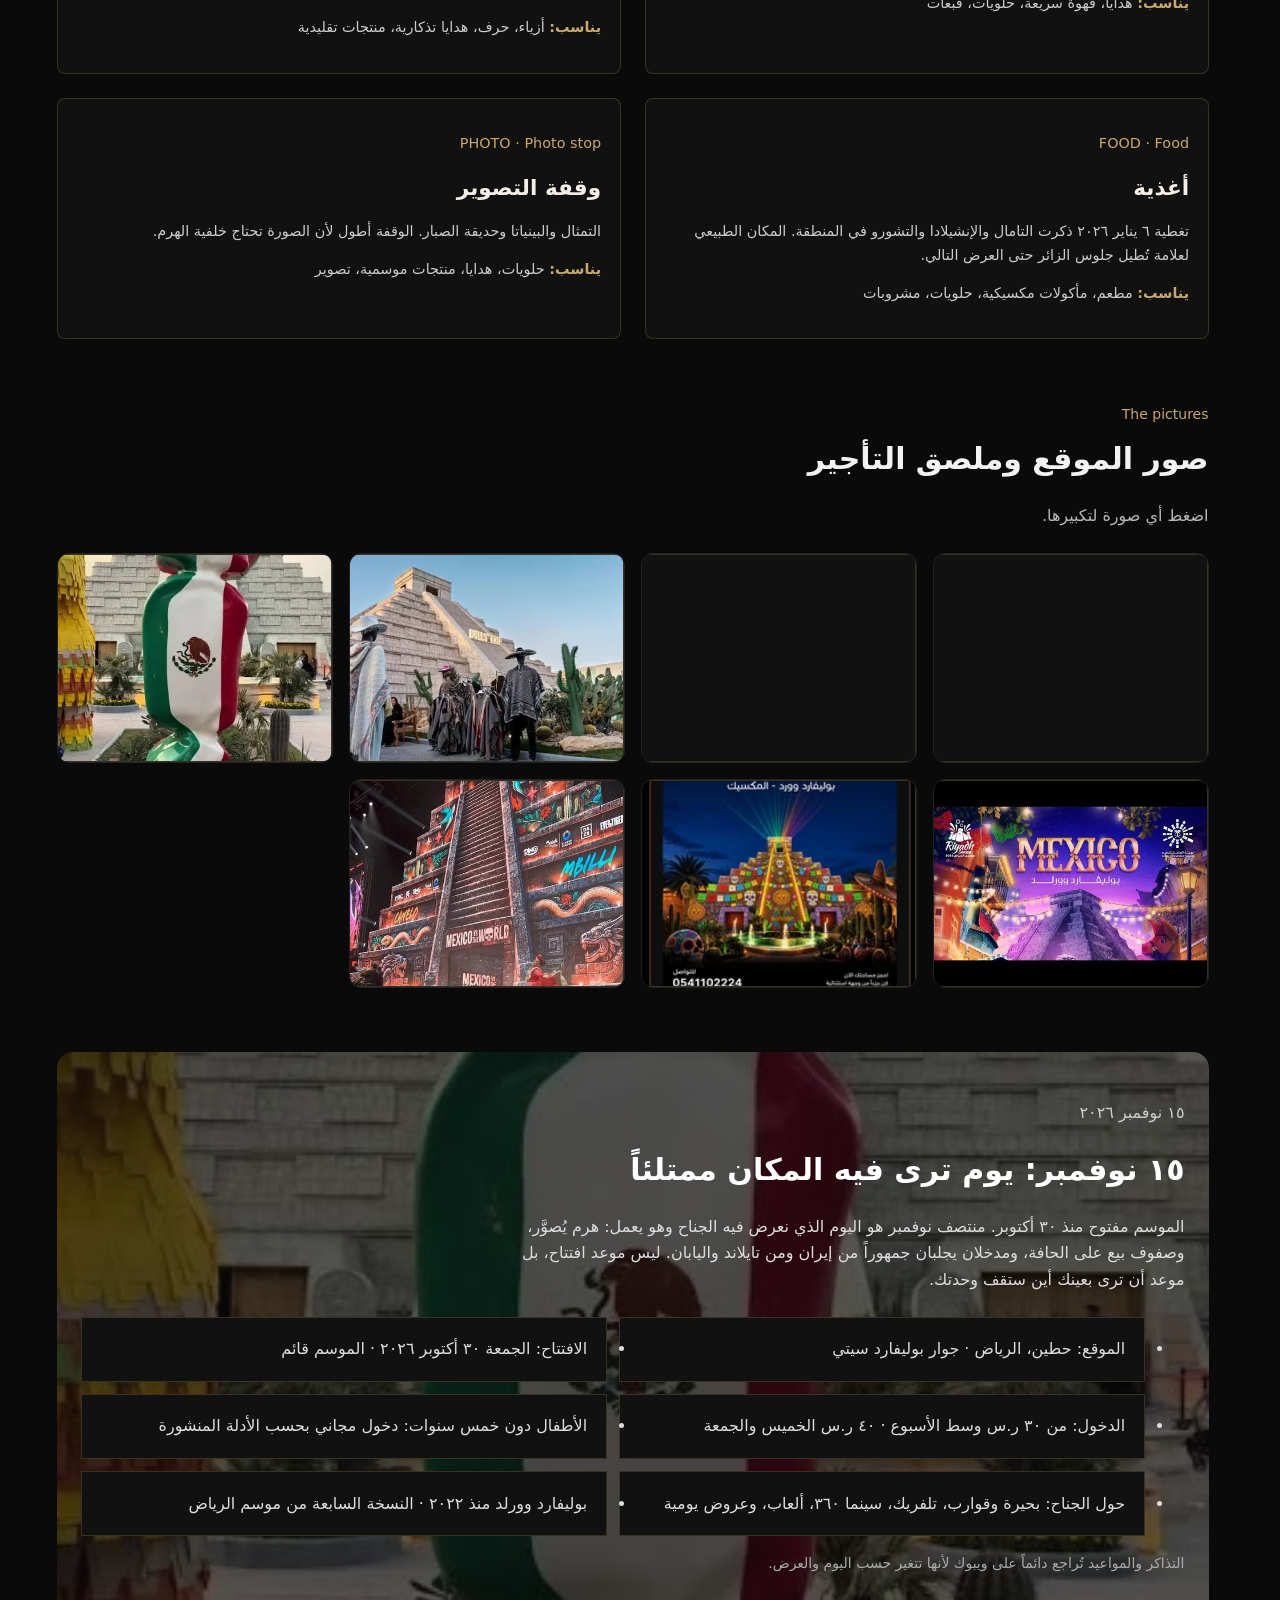
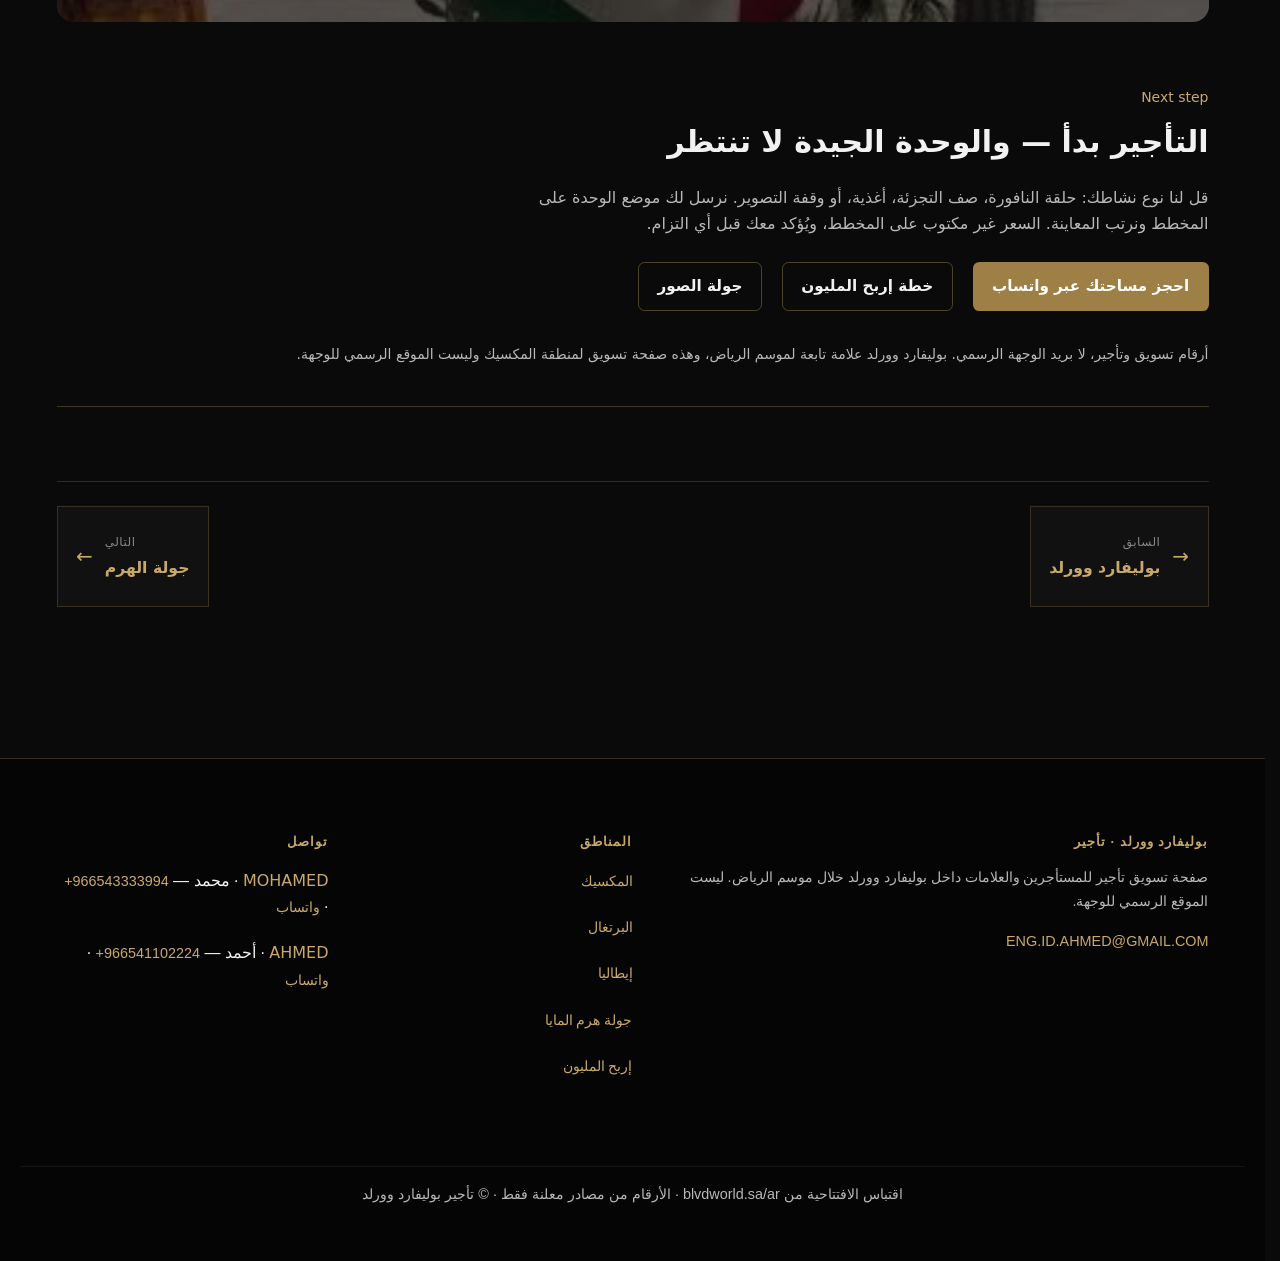
<file: spain/index.html>
<!DOCTYPE html>
<html lang="ar" dir="rtl">
<head>
<meta charset="utf-8">
<meta name="viewport" content="width=device-width, initial-scale=1">
<title>منطقة المكسيك — بوليفارد وورلد</title>
<meta name="robots" content="noindex, follow">
<link rel="canonical" href="https://boulevard-world.github.io/mexico/">
<meta http-equiv="refresh" content="0;url=/mexico/">
<script>location.replace('/mexico/'+location.hash);</script>
</head>
<body style="background:#0a0a0a;color:#c9a96a;font-family:sans-serif;padding:2rem;text-align:center">
<p>انتقلت الصفحة إلى منطقة المكسيك. <a href="/mexico/" style="color:#c9a96a">متابعة</a></p>
</body>
</html>
</file>
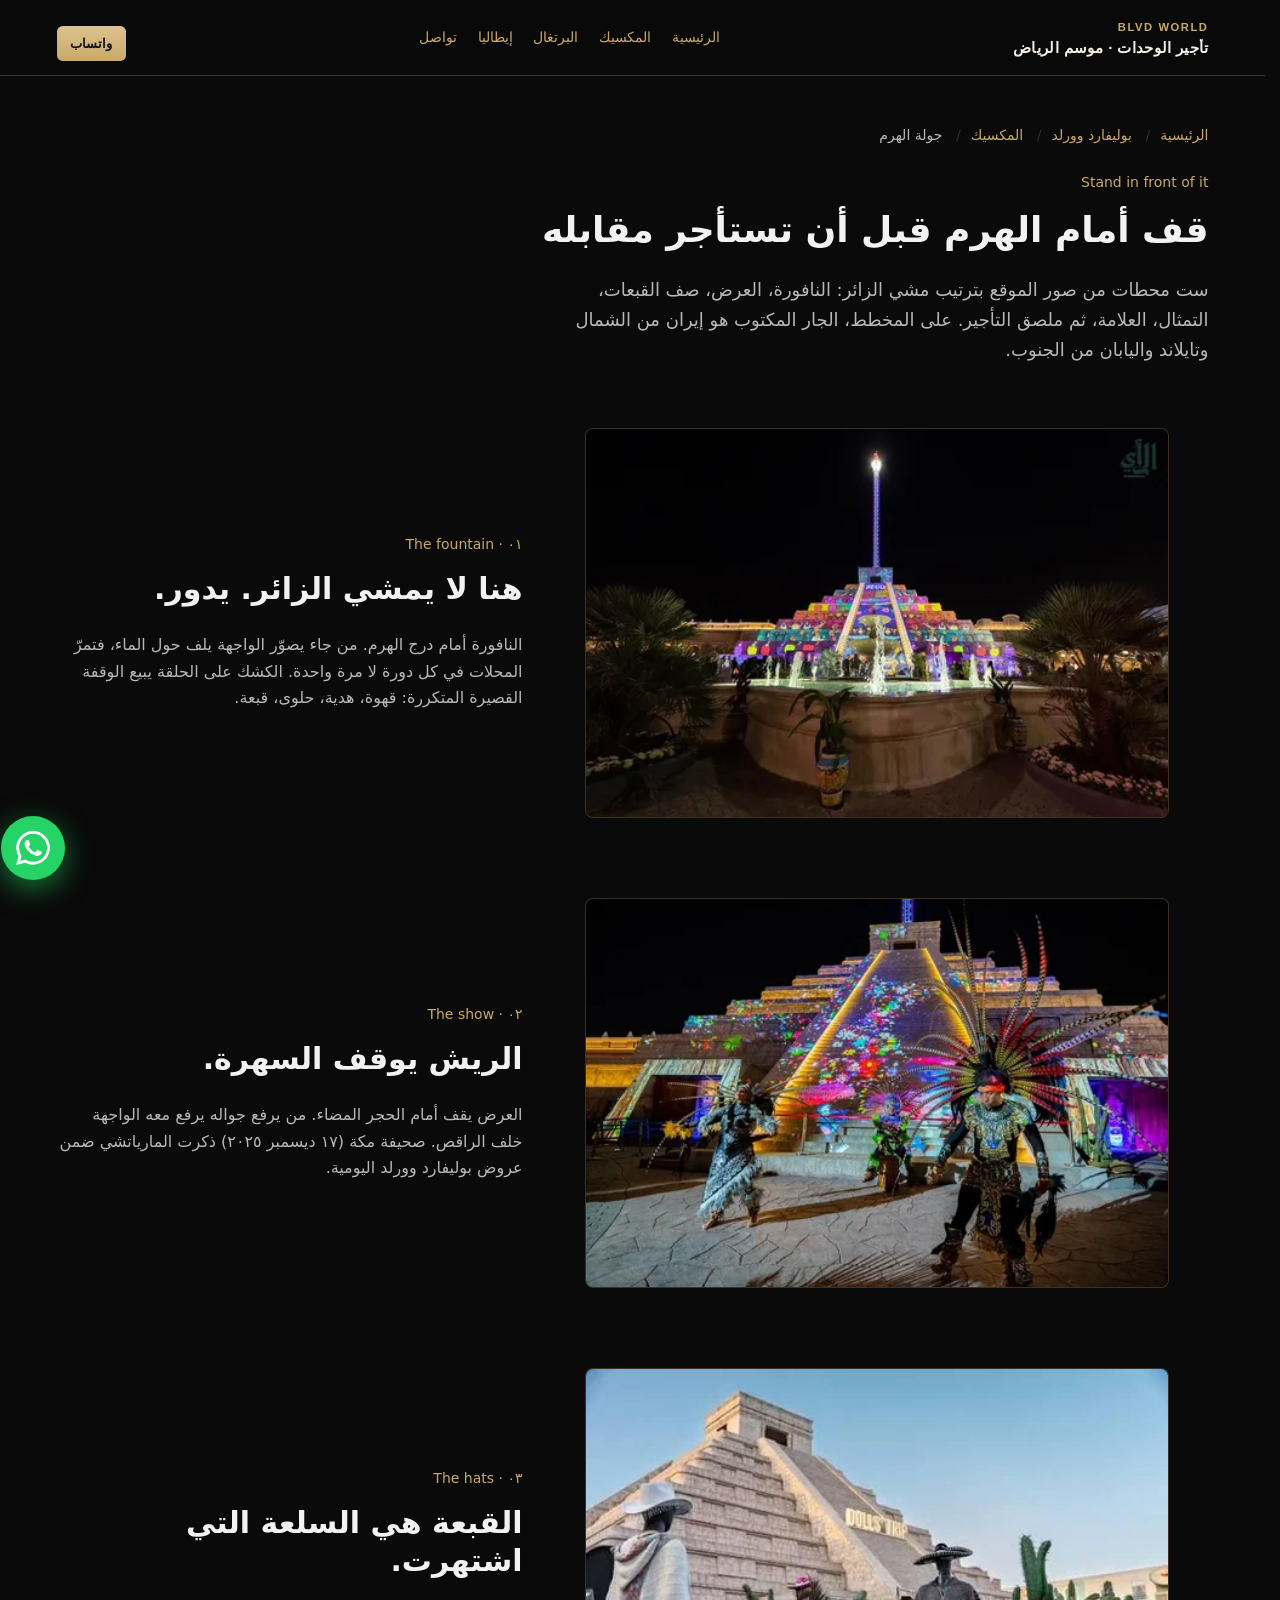
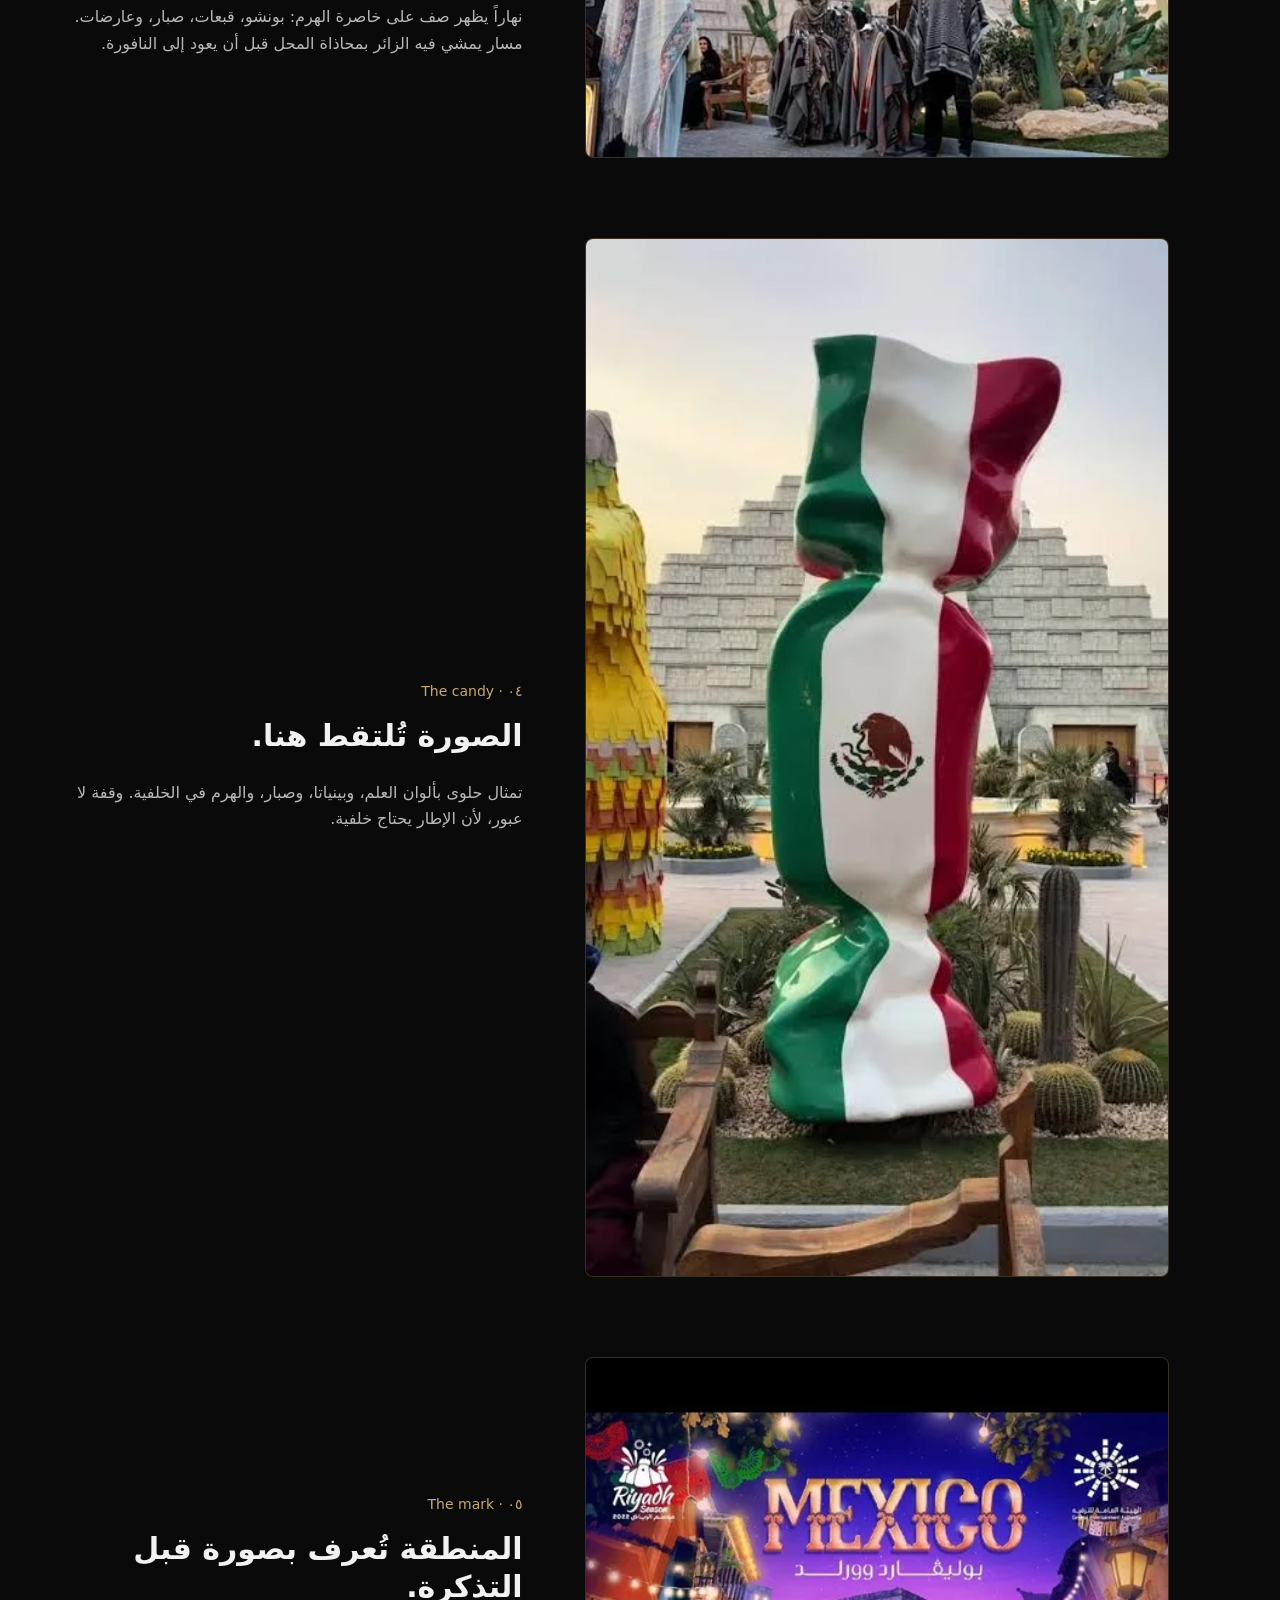
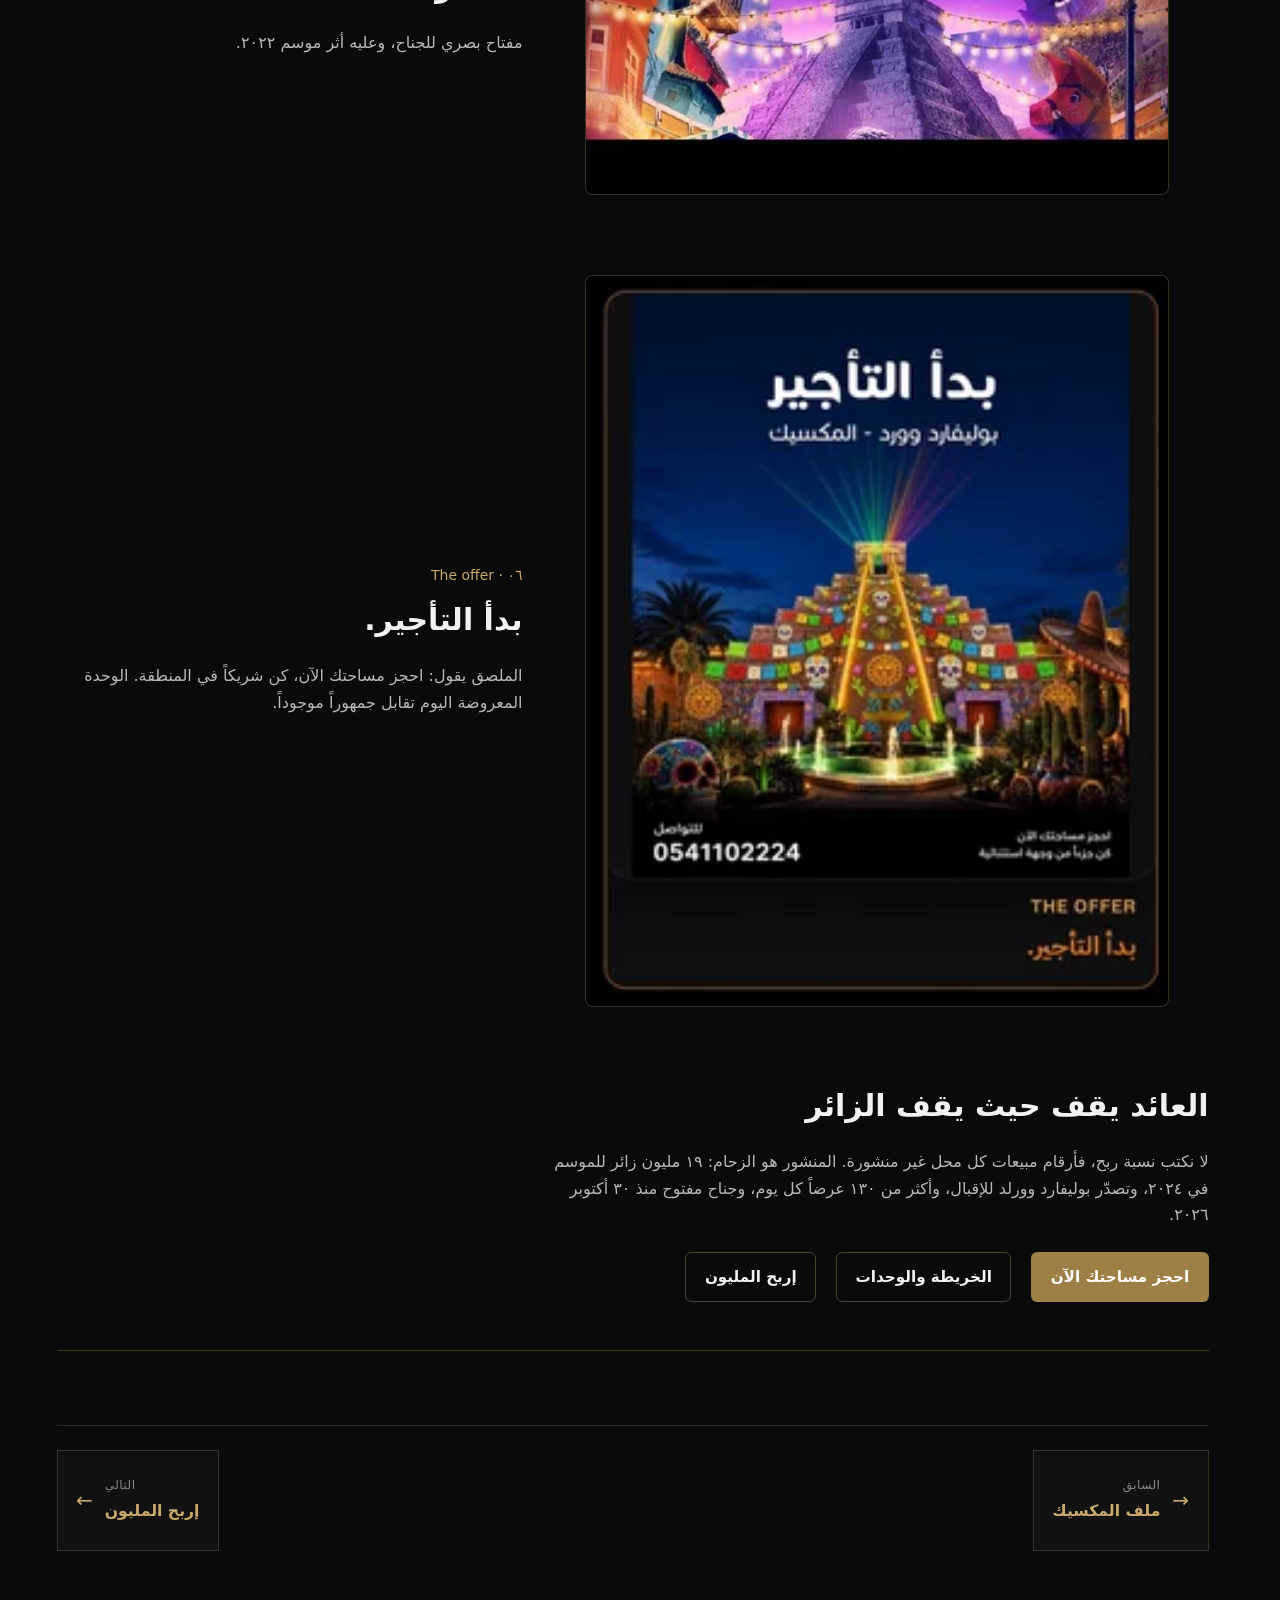
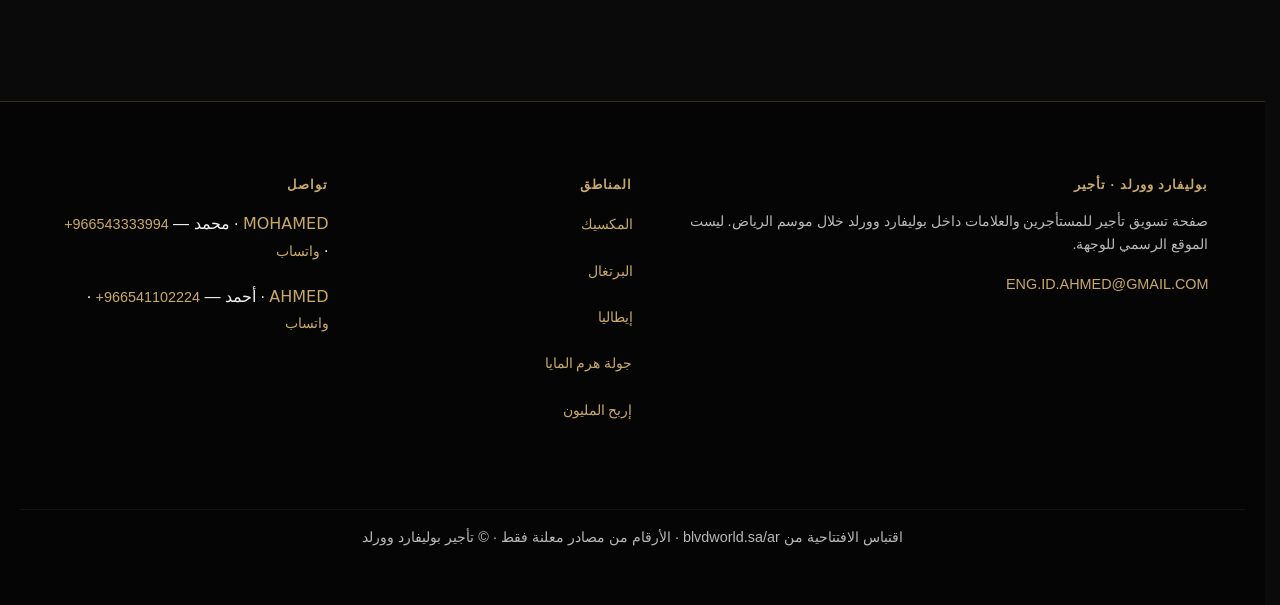
<file: mexico/plaza/index.html>
<!DOCTYPE html>
<html lang="ar" dir="rtl">
<head>
<meta charset="utf-8">
<meta name="viewport" content="width=device-width, initial-scale=1">
<title>جولة هرم المايا — منطقة المكسيك | بوليفارد وورلد</title>
<meta name="description" content="امشِ في منطقة المكسيك صورة بصورة: النافورة، عرض الريش، صف القبعات، تمثال الحلوى، وملصق «بدأ التأجير». موسم الرياض ٢٠٢٦.">
<link rel="canonical" href="https://boulevard-world.github.io/mexico/plaza/">
<meta name="theme-color" content="#0a0a0a">
<meta property="og:type" content="website">
<meta property="og:locale" content="ar_SA">
<meta property="og:title" content="جولة هرم المايا — منطقة المكسيك | بوليفارد وورلد">
<meta property="og:description" content="امشِ في منطقة المكسيك صورة بصورة: النافورة، عرض الريش، صف القبعات، تمثال الحلوى، وملصق «بدأ التأجير». موسم الرياض ٢٠٢٦.">
<meta property="og:url" content="https://boulevard-world.github.io/mexico/plaza/">
<meta property="og:image" content="https://boulevard-world.github.io/media/boulevard-world/boulevard-world-mexico-feather-dancers-show-riyadh-season-saudi-events-960.webp">
<meta property="og:image:alt" content="Feather-costume dancers in front of the lit pyramid — Boulevard World Mexico zone, Saudi events">
<meta name="twitter:card" content="summary_large_image">
<meta name="twitter:title" content="جولة هرم المايا — منطقة المكسيك | بوليفارد وورلد">
<meta name="twitter:description" content="امشِ في منطقة المكسيك صورة بصورة: النافورة، عرض الريش، صف القبعات، تمثال الحلوى، وملصق «بدأ التأجير». موسم الرياض ٢٠٢٦.">
<meta name="twitter:image" content="https://boulevard-world.github.io/media/boulevard-world/boulevard-world-mexico-feather-dancers-show-riyadh-season-saudi-events-960.webp">
<link rel="icon" type="image/svg+xml" href="/favicon.svg">
<link rel="stylesheet" href="/assets/site/bw-theme.css">
<link rel="stylesheet" href="/assets/site/bw-extra.css">
<link rel="stylesheet" href="/assets/site/wa-fab.css">
<link rel="stylesheet" href="/assets/site/site-lightbox.css">
<style>.mx-table{width:100%;border-collapse:collapse;font-size:.95rem}.mx-table th,.mx-table td{border-bottom:1px solid #2a2a2a;padding:.6rem .5rem;text-align:start}.mx-table th{color:#c9a96a;font-weight:600}.mx-table td.n{direction:ltr;text-align:end;font-variant-numeric:tabular-nums}.mx-scroll{overflow-x:auto}.mx-bar{height:6px;background:#2a2a2a}.mx-bar span{display:block;height:100%;background:#c9a96a}</style>
</head>
<body class="bw-site">
<header class="ev-header">
  <div class="ev-header-inner">
    <a class="ev-brand" href="/">
      <p class="ev-brand-k">BLVD WORLD</p>
      <p class="ev-brand-t">تأجير الوحدات · موسم الرياض</p>
    </a>
    <nav class="ev-nav" aria-label="القائمة الرئيسية">
      <a href="/">الرئيسية</a>
      <a href="/mexico/">المكسيك</a>
      <a href="/portugal/">البرتغال</a>
      <a href="/italy/" >إيطاليا</a>
      <a href="#contact">تواصل</a>
    </nav>
    <a class="ev-wa" href="https://wa.me/966543333994?text=%D8%A3%D8%B1%D8%BA%D8%A8%20%D9%81%D9%8A%20%D8%AA%D8%A3%D8%AC%D9%8A%D8%B1%20%D8%A8%D9%88%D9%84%D9%8A%D9%81%D8%A7%D8%B1%D8%AF%20%D9%88%D9%88%D8%B1%D9%84%D8%AF" target="_blank" rel="noopener">واتساب</a>
    <button type="button" class="ev-menu-btn" data-ev-menu aria-expanded="false" aria-controls="ev-panel">القائمة</button>
  </div>
  <div class="ev-nav-panel" id="ev-panel" data-ev-panel>
    <a href="/">الرئيسية</a>
    <a href="/mexico/">المكسيك</a>
    <a href="/portugal/">البرتغال</a>
    <a href="/italy/" >إيطاليا</a>
    <a href="#contact">تواصل</a>
    <a href="https://wa.me/966543333994?text=%D8%A3%D8%B1%D8%BA%D8%A8%20%D9%81%D9%8A%20%D8%AA%D8%A3%D8%AC%D9%8A%D8%B1%20%D8%A8%D9%88%D9%84%D9%8A%D9%81%D8%A7%D8%B1%D8%AF%20%D9%88%D9%88%D8%B1%D9%84%D8%AF" target="_blank" rel="noopener">واتساب</a>
  </div>
</header>
<main id="main" class="bw-page mx-auto max-w-6xl px-5 py-12" data-bw="boulevard-world" data-bw-zone="mexico">
<nav class="bw-crumbs" aria-label="مسار التنقل"><ol><li><a href="/">الرئيسية</a></li><li><a href="/">بوليفارد وورلد</a></li><li><a href="/mexico/">المكسيك</a></li><li aria-current="page">جولة الهرم</li></ol></nav>
<header class="mt-6"><p class="bw-latin text-sm" lang="en">Stand in front of it</p>
<h1 class="mt-2 text-4xl text-ink">قف أمام الهرم قبل أن تستأجر مقابله</h1>
<p class="mt-4 max-w-2xl text-lg text-muted">ست محطات من صور الموقع بترتيب مشي الزائر: النافورة، العرض، صف القبعات، التمثال، العلامة، ثم ملصق التأجير. على المخطط، الجار المكتوب هو إيران من الشمال وتايلاند واليابان من الجنوب.</p></header>
<article class="mt-12 grid gap-6 md:grid-cols-12 md:items-center"><figure class="md:col-span-7"><a href="/media/boulevard-world/boulevard-world-mexico-pyramid-fountain-night-riyadh-season-saudi-events-960.webp" data-bw-lb data-alt="هرم المايا مضاءً بكلمة MEXICO والنافورة أمامه ليلاً — منطقة المكسيك في بوليفارد وورلد، موسم الرياض فعاليات السعودية / Maya pyramid lit with MEXICO and the fountain at night — Boulevard World Mexico zone, Riyadh Season Saudi events" data-cap="هرم المايا مضاءً بكلمة MEXICO والنافورة أمامه ليلاً — منطقة المكسيك في بوليفارد وورلد، موسم الرياض فعاليات السعودية"><img class="bw-img" src="/media/boulevard-world/boulevard-world-mexico-pyramid-fountain-night-riyadh-season-saudi-events-960.webp" srcset="/media/boulevard-world/boulevard-world-mexico-pyramid-fountain-night-riyadh-season-saudi-events-480.webp 480w, /media/boulevard-world/boulevard-world-mexico-pyramid-fountain-night-riyadh-season-saudi-events-960.webp 960w" sizes="(min-width:1024px) 33vw, 100vw" alt="هرم المايا مضاءً بكلمة MEXICO والنافورة أمامه ليلاً — منطقة المكسيك في بوليفارد وورلد، موسم الرياض فعاليات السعودية / Maya pyramid lit with MEXICO and the fountain at night — Boulevard World Mexico zone, Riyadh Season Saudi events" loading="lazy" decoding="async"></a></figure><div class="md:col-span-5"><p class="bw-latin text-sm" lang="en">٠١ · The fountain</p><h2 class="mt-2 text-3xl text-ink">هنا لا يمشي الزائر. يدور.</h2><p class="mt-3 text-muted">النافورة أمام درج الهرم. من جاء يصوّر الواجهة يلف حول الماء، فتمرّ المحلات في كل دورة لا مرة واحدة. الكشك على الحلقة يبيع الوقفة القصيرة المتكررة: قهوة، هدية، حلوى، قبعة.</p></div></article><article class="mt-12 grid gap-6 md:grid-cols-12 md:items-center"><figure class="md:col-span-7"><a href="/media/boulevard-world/boulevard-world-mexico-feather-dancers-show-riyadh-season-saudi-events-960.webp" data-bw-lb data-alt="راقصون بأزياء الريش أمام الهرم المضاء — منطقة المكسيك في بوليفارد وورلد، فعاليات السعودية / Feather-costume dancers in front of the lit pyramid — Boulevard World Mexico zone, Saudi events" data-cap="راقصون بأزياء الريش أمام الهرم المضاء — منطقة المكسيك في بوليفارد وورلد، فعاليات السعودية"><img class="bw-img" src="/media/boulevard-world/boulevard-world-mexico-feather-dancers-show-riyadh-season-saudi-events-960.webp" srcset="/media/boulevard-world/boulevard-world-mexico-feather-dancers-show-riyadh-season-saudi-events-480.webp 480w, /media/boulevard-world/boulevard-world-mexico-feather-dancers-show-riyadh-season-saudi-events-960.webp 960w" sizes="(min-width:1024px) 33vw, 100vw" alt="راقصون بأزياء الريش أمام الهرم المضاء — منطقة المكسيك في بوليفارد وورلد، فعاليات السعودية / Feather-costume dancers in front of the lit pyramid — Boulevard World Mexico zone, Saudi events" loading="lazy" decoding="async"></a></figure><div class="md:col-span-5"><p class="bw-latin text-sm" lang="en">٠٢ · The show</p><h2 class="mt-2 text-3xl text-ink">الريش يوقف السهرة.</h2><p class="mt-3 text-muted">العرض يقف أمام الحجر المضاء. من يرفع جواله يرفع معه الواجهة خلف الراقص. صحيفة مكة (١٧ ديسمبر ٢٠٢٥) ذكرت المارياتشي ضمن عروض بوليفارد وورلد اليومية.</p></div></article><article class="mt-12 grid gap-6 md:grid-cols-12 md:items-center"><figure class="md:col-span-7"><a href="/media/boulevard-world/boulevard-world-mexico-hats-retail-row-day-riyadh-season-saudi-events-960.webp" data-bw-lb data-alt="صف تجزئة نهاري بالقبعات والبونشو والصبار على خاصرة الهرم — منطقة المكسيك ببوليفارد وورلد / Daytime retail row with hats, ponchos and cacti beside the pyramid — Boulevard World Mexico zone" data-cap="صف تجزئة نهاري بالقبعات والبونشو والصبار على خاصرة الهرم — منطقة المكسيك ببوليفارد وورلد"><img class="bw-img" src="/media/boulevard-world/boulevard-world-mexico-hats-retail-row-day-riyadh-season-saudi-events-960.webp" srcset="/media/boulevard-world/boulevard-world-mexico-hats-retail-row-day-riyadh-season-saudi-events-480.webp 480w, /media/boulevard-world/boulevard-world-mexico-hats-retail-row-day-riyadh-season-saudi-events-960.webp 960w" sizes="(min-width:1024px) 33vw, 100vw" alt="صف تجزئة نهاري بالقبعات والبونشو والصبار على خاصرة الهرم — منطقة المكسيك ببوليفارد وورلد / Daytime retail row with hats, ponchos and cacti beside the pyramid — Boulevard World Mexico zone" loading="lazy" decoding="async"></a></figure><div class="md:col-span-5"><p class="bw-latin text-sm" lang="en">٠٣ · The hats</p><h2 class="mt-2 text-3xl text-ink">القبعة هي السلعة التي اشتهرت.</h2><p class="mt-3 text-muted">نهاراً يظهر صف على خاصرة الهرم: بونشو، قبعات، صبار، وعارضات. مسار يمشي فيه الزائر بمحاذاة المحل قبل أن يعود إلى النافورة.</p></div></article><article class="mt-12 grid gap-6 md:grid-cols-12 md:items-center"><figure class="md:col-span-7"><a href="/media/boulevard-world/boulevard-world-mexico-flag-candy-statue-photo-stop-riyadh-season-saudi-events-960.webp" data-bw-lb data-alt="تمثال حلوى بألوان العلم والبينياتا والصبار والهرم في الخلفية — وقفة تصوير في منطقة المكسيك ببوليفارد وورلد / Flag-colour candy statue, piñata and cacti with the pyramid behind — photo stop in Boulevard World Mexico zone" data-cap="تمثال حلوى بألوان العلم والبينياتا والصبار والهرم في الخلفية — وقفة تصوير في منطقة المكسيك ببوليفارد وورلد"><img class="bw-img" src="/media/boulevard-world/boulevard-world-mexico-flag-candy-statue-photo-stop-riyadh-season-saudi-events-960.webp" srcset="/media/boulevard-world/boulevard-world-mexico-flag-candy-statue-photo-stop-riyadh-season-saudi-events-480.webp 480w, /media/boulevard-world/boulevard-world-mexico-flag-candy-statue-photo-stop-riyadh-season-saudi-events-960.webp 960w" sizes="(min-width:1024px) 33vw, 100vw" alt="تمثال حلوى بألوان العلم والبينياتا والصبار والهرم في الخلفية — وقفة تصوير في منطقة المكسيك ببوليفارد وورلد / Flag-colour candy statue, piñata and cacti with the pyramid behind — photo stop in Boulevard World Mexico zone" loading="lazy" decoding="async"></a></figure><div class="md:col-span-5"><p class="bw-latin text-sm" lang="en">٠٤ · The candy</p><h2 class="mt-2 text-3xl text-ink">الصورة تُلتقط هنا.</h2><p class="mt-3 text-muted">تمثال حلوى بألوان العلم، وبينياتا، وصبار، والهرم في الخلفية. وقفة لا عبور، لأن الإطار يحتاج خلفية.</p></div></article><article class="mt-12 grid gap-6 md:grid-cols-12 md:items-center"><figure class="md:col-span-7"><a href="/media/boulevard-world/boulevard-world-mexico-maya-pyramid-key-art-riyadh-season-saudi-events-960.webp" data-bw-lb data-alt="الصورة المفتاحية لهرم المايا — منطقة المكسيك في بوليفارد وورلد، موسم الرياض / Maya pyramid key art — Boulevard World Mexico zone, Riyadh Season" data-cap="الصورة المفتاحية لهرم المايا — منطقة المكسيك في بوليفارد وورلد، موسم الرياض"><img class="bw-img" src="/media/boulevard-world/boulevard-world-mexico-maya-pyramid-key-art-riyadh-season-saudi-events-960.webp" srcset="/media/boulevard-world/boulevard-world-mexico-maya-pyramid-key-art-riyadh-season-saudi-events-480.webp 480w, /media/boulevard-world/boulevard-world-mexico-maya-pyramid-key-art-riyadh-season-saudi-events-960.webp 960w" sizes="(min-width:1024px) 33vw, 100vw" alt="الصورة المفتاحية لهرم المايا — منطقة المكسيك في بوليفارد وورلد، موسم الرياض / Maya pyramid key art — Boulevard World Mexico zone, Riyadh Season" loading="lazy" decoding="async"></a></figure><div class="md:col-span-5"><p class="bw-latin text-sm" lang="en">٠٥ · The mark</p><h2 class="mt-2 text-3xl text-ink">المنطقة تُعرف بصورة قبل التذكرة.</h2><p class="mt-3 text-muted">مفتاح بصري للجناح، وعليه أثر موسم ٢٠٢٢.</p></div></article><article class="mt-12 grid gap-6 md:grid-cols-12 md:items-center"><figure class="md:col-span-7"><a href="/media/boulevard-world/boulevard-world-mexico-leasing-poster-riyadh-season-saudi-events-960.webp" data-bw-lb data-alt="ملصق «بدأ التأجير» لمنطقة المكسيك في بوليفارد وورلد — فعاليات السعودية / “Leasing has started” poster for Boulevard World Mexico zone — Saudi events" data-cap="ملصق «بدأ التأجير» لمنطقة المكسيك في بوليفارد وورلد — فعاليات السعودية"><img class="bw-img" src="/media/boulevard-world/boulevard-world-mexico-leasing-poster-riyadh-season-saudi-events-960.webp" srcset="/media/boulevard-world/boulevard-world-mexico-leasing-poster-riyadh-season-saudi-events-480.webp 480w, /media/boulevard-world/boulevard-world-mexico-leasing-poster-riyadh-season-saudi-events-960.webp 960w" sizes="(min-width:1024px) 33vw, 100vw" alt="ملصق «بدأ التأجير» لمنطقة المكسيك في بوليفارد وورلد — فعاليات السعودية / “Leasing has started” poster for Boulevard World Mexico zone — Saudi events" loading="lazy" decoding="async"></a></figure><div class="md:col-span-5"><p class="bw-latin text-sm" lang="en">٠٦ · The offer</p><h2 class="mt-2 text-3xl text-ink">بدأ التأجير.</h2><p class="mt-3 text-muted">الملصق يقول: احجز مساحتك الآن، كن شريكاً في المنطقة. الوحدة المعروضة اليوم تقابل جمهوراً موجوداً.</p></div></article>
<aside class="mt-16 bw-contact"><h2 class="text-3xl text-ink">العائد يقف حيث يقف الزائر</h2>
<p class="mt-4 max-w-2xl text-muted">لا نكتب نسبة ربح، فأرقام مبيعات كل محل غير منشورة. المنشور هو الزحام: ١٩ مليون زائر للموسم في ٢٠٢٤، وتصدّر بوليفارد وورلد للإقبال، وأكثر من ١٣٠ عرضاً كل يوم، وجناح مفتوح منذ ٣٠ أكتوبر ٢٠٢٦.</p>
<div class="mt-6 flex flex-wrap gap-3"><a class="bw-btn bw-btn-primary" href="https://wa.me/966543333994?text=%D8%A3%D8%B1%D8%BA%D8%A8%20%D9%81%D9%8A%20%D9%88%D8%AD%D8%AF%D8%A9%20%D9%81%D9%8A%20%D9%85%D9%86%D8%B7%D9%82%D8%A9%20%D8%A7%D9%84%D9%85%D9%83%D8%B3%D9%8A%D9%83%20%D8%A8%D8%A8%D9%88%D9%84%D9%8A%D9%81%D8%A7%D8%B1%D8%AF%20%D9%88%D9%88%D8%B1%D9%84%D8%AF" target="_blank" rel="noopener">احجز مساحتك الآن</a><a class="bw-btn bw-btn-ghost" href="/mexico/#master-plan">الخريطة والوحدات</a><a class="bw-btn bw-btn-ghost" href="/mexico/simulate/">إربح المليون</a></div></aside>
<section class="sec bw-pager-sec"><div class="bw-wrap"><nav class="bw-pager" aria-label="تنقل الأقسام"><a class="bw-pager-prev" href="/mexico/" rel="prev"><span class="bw-pager-arrow" aria-hidden="true">→</span><span class="bw-pager-meta"><span class="bw-pager-k">السابق</span><span class="bw-pager-t">ملف المكسيك</span></span></a><a class="bw-pager-next" href="/mexico/simulate/" rel="next"><span class="bw-pager-meta"><span class="bw-pager-k">التالي</span><span class="bw-pager-t">إربح المليون</span></span> <span class="bw-pager-arrow" aria-hidden="true">←</span></a></nav></div></section>
</main>
<footer class="ev-footer" id="contact">
  <div class="ev-footer-inner">
    <div>
      <h2>بوليفارد وورلد · تأجير</h2>
      <p>صفحة تسويق تأجير للمستأجرين والعلامات داخل بوليفارد وورلد خلال موسم الرياض. ليست الموقع الرسمي للوجهة.</p>
      <p style="margin-top:1rem"><a href="mailto:ENG.ID.AHMED@GMAIL.COM" dir="ltr">ENG.ID.AHMED@GMAIL.COM</a></p>
    </div>
    <div>
      <h2>المناطق</h2>
      <ul>
        <li><a href="/mexico/">المكسيك</a></li>
        <li><a href="/portugal/">البرتغال</a></li>
        <li><a href="/italy/">إيطاليا</a></li>
        <li><a href="/mexico/plaza/">جولة هرم المايا</a></li>
        <li><a href="/mexico/simulate/">إربح المليون</a></li>
      </ul>
    </div>
    <div>
      <h2>تواصل</h2>
      <ul><li><span class="bw-latin" lang="en">MOHAMED</span> · محمد — <a href="tel:+966543333994" dir="ltr">+966543333994</a> · <a href="https://wa.me/966543333994" target="_blank" rel="noopener">واتساب</a></li>
<li><span class="bw-latin" lang="en">AHMED</span> · أحمد — <a href="tel:+966541102224" dir="ltr">+966541102224</a> · <a href="https://wa.me/966541102224" target="_blank" rel="noopener">واتساب</a></li>
</ul>
    </div>
  </div>
  <p class="ev-copy">اقتباس الافتتاحية من blvdworld.sa/ar · الأرقام من مصادر معلنة فقط · © تأجير بوليفارد وورلد</p>
</footer>
<script src="/assets/site/site.js" defer></script>
<script src="/assets/site/site-lightbox.js" defer></script>
<script src="/assets/site/wa-fab.js" defer></script>
</body>
</html>
</file>
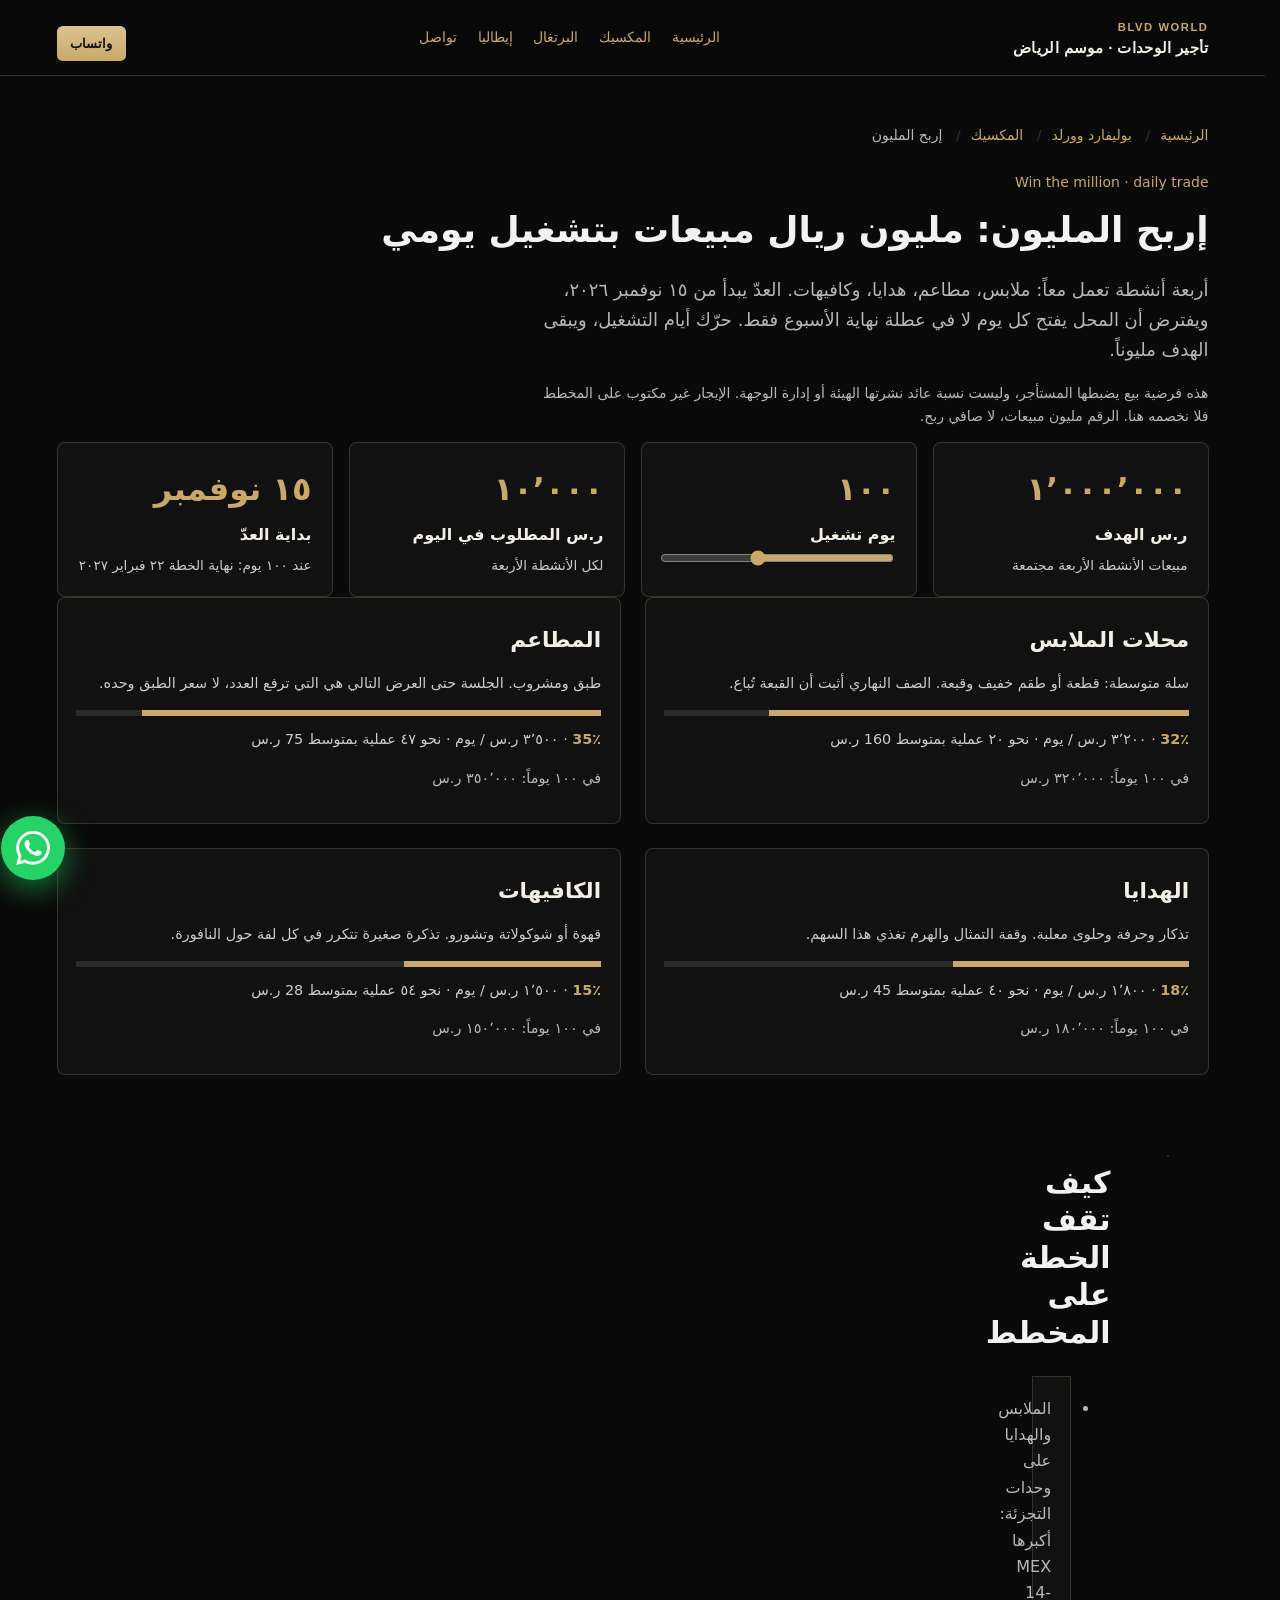
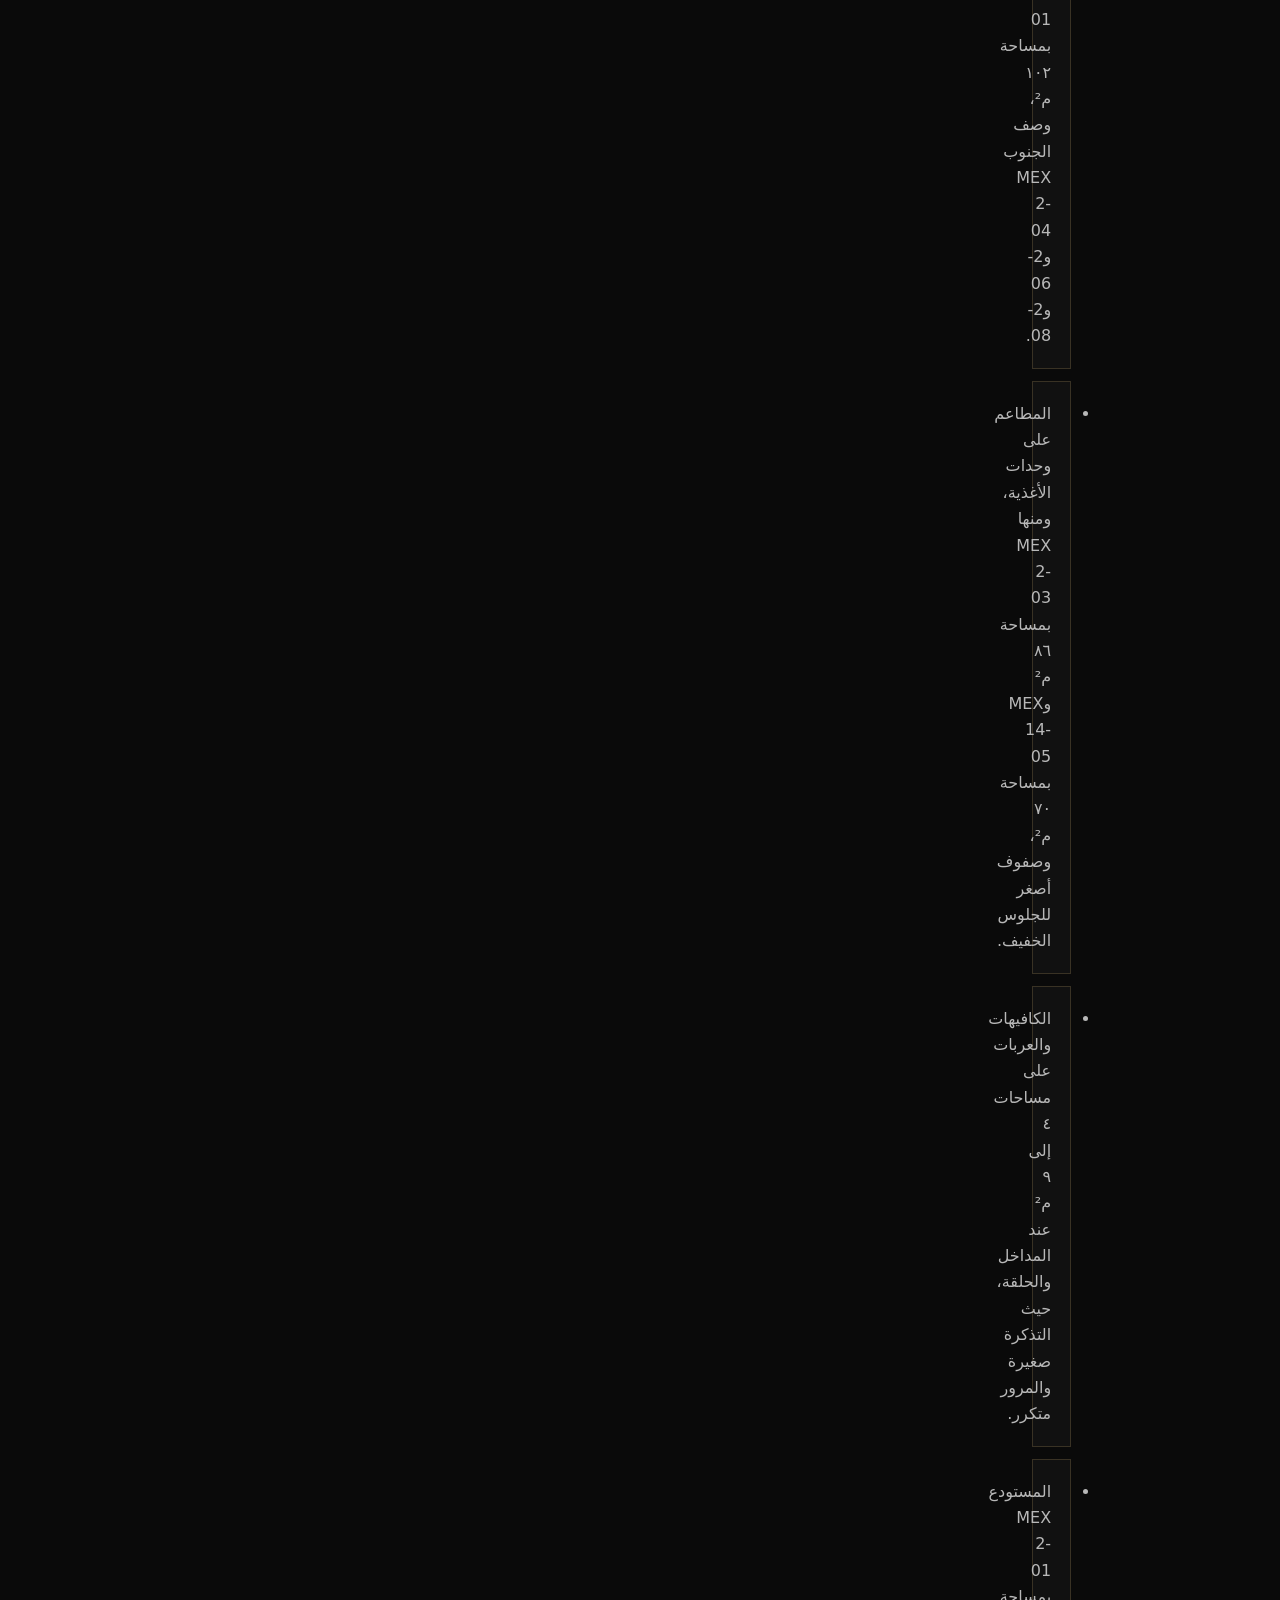
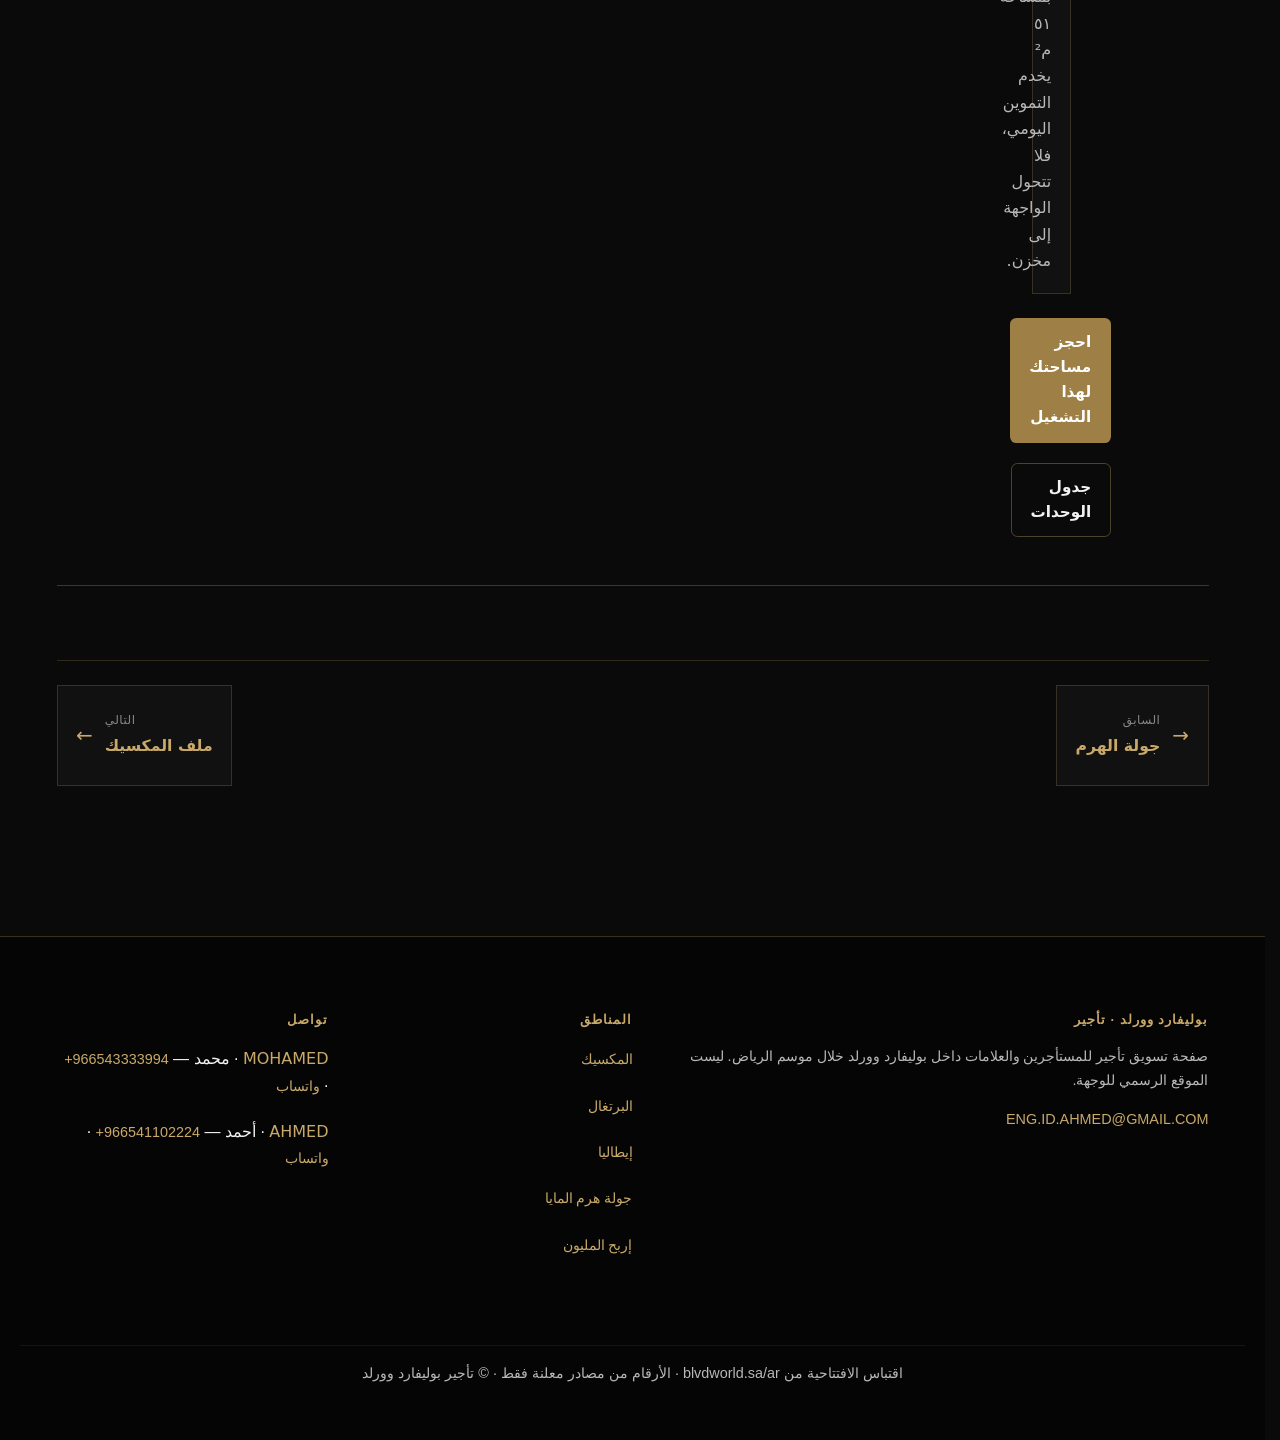
<file: mexico/simulate/index.html>
<!DOCTYPE html>
<html lang="ar" dir="rtl">
<head>
<meta charset="utf-8">
<meta name="viewport" content="width=device-width, initial-scale=1">
<title>إربح المليون — خطة تشغيل منطقة المكسيك | بوليفارد وورلد</title>
<meta name="description" content="خطة تشغيل يومية نحو مليون ريال مبيعات في منطقة المكسيك ببوليفارد وورلد: ملابس ٣٢٪، مطاعم ٣٥٪، هدايا ١٨٪، كافيهات ١٥٪ على وحدات MEX الحقيقية.">
<link rel="canonical" href="https://boulevard-world.github.io/mexico/simulate/">
<meta name="theme-color" content="#0a0a0a">
<meta property="og:type" content="website">
<meta property="og:locale" content="ar_SA">
<meta property="og:title" content="إربح المليون — خطة تشغيل منطقة المكسيك | بوليفارد وورلد">
<meta property="og:description" content="خطة تشغيل يومية نحو مليون ريال مبيعات في منطقة المكسيك ببوليفارد وورلد: ملابس ٣٢٪، مطاعم ٣٥٪، هدايا ١٨٪، كافيهات ١٥٪ على وحدات MEX الحقيقية.">
<meta property="og:url" content="https://boulevard-world.github.io/mexico/simulate/">
<meta property="og:image" content="https://boulevard-world.github.io/media/boulevard-world/boulevard-world-mexico-leasing-master-plan-riyadh-season-saudi-events-960.webp">
<meta property="og:image:alt" content="Mexico zone leasing master plan with MEX units, Iran gate and Thailand & Japan gate — Boulevard World">
<meta name="twitter:card" content="summary_large_image">
<meta name="twitter:title" content="إربح المليون — خطة تشغيل منطقة المكسيك | بوليفارد وورلد">
<meta name="twitter:description" content="خطة تشغيل يومية نحو مليون ريال مبيعات في منطقة المكسيك ببوليفارد وورلد: ملابس ٣٢٪، مطاعم ٣٥٪، هدايا ١٨٪، كافيهات ١٥٪ على وحدات MEX الحقيقية.">
<meta name="twitter:image" content="https://boulevard-world.github.io/media/boulevard-world/boulevard-world-mexico-leasing-master-plan-riyadh-season-saudi-events-960.webp">
<link rel="icon" type="image/svg+xml" href="/favicon.svg">
<link rel="stylesheet" href="/assets/site/bw-theme.css">
<link rel="stylesheet" href="/assets/site/bw-extra.css">
<link rel="stylesheet" href="/assets/site/wa-fab.css">
<link rel="stylesheet" href="/assets/site/site-lightbox.css">
<style>.mx-table{width:100%;border-collapse:collapse;font-size:.95rem}.mx-table th,.mx-table td{border-bottom:1px solid #2a2a2a;padding:.6rem .5rem;text-align:start}.mx-table th{color:#c9a96a;font-weight:600}.mx-table td.n{direction:ltr;text-align:end;font-variant-numeric:tabular-nums}.mx-scroll{overflow-x:auto}.mx-bar{height:6px;background:#2a2a2a}.mx-bar span{display:block;height:100%;background:#c9a96a}</style>
</head>
<body class="bw-site">
<header class="ev-header">
  <div class="ev-header-inner">
    <a class="ev-brand" href="/">
      <p class="ev-brand-k">BLVD WORLD</p>
      <p class="ev-brand-t">تأجير الوحدات · موسم الرياض</p>
    </a>
    <nav class="ev-nav" aria-label="القائمة الرئيسية">
      <a href="/">الرئيسية</a>
      <a href="/mexico/">المكسيك</a>
      <a href="/portugal/">البرتغال</a>
      <a href="/italy/" >إيطاليا</a>
      <a href="#contact">تواصل</a>
    </nav>
    <a class="ev-wa" href="https://wa.me/966543333994?text=%D8%A3%D8%B1%D8%BA%D8%A8%20%D9%81%D9%8A%20%D8%AA%D8%A3%D8%AC%D9%8A%D8%B1%20%D8%A8%D9%88%D9%84%D9%8A%D9%81%D8%A7%D8%B1%D8%AF%20%D9%88%D9%88%D8%B1%D9%84%D8%AF" target="_blank" rel="noopener">واتساب</a>
    <button type="button" class="ev-menu-btn" data-ev-menu aria-expanded="false" aria-controls="ev-panel">القائمة</button>
  </div>
  <div class="ev-nav-panel" id="ev-panel" data-ev-panel>
    <a href="/">الرئيسية</a>
    <a href="/mexico/">المكسيك</a>
    <a href="/portugal/">البرتغال</a>
    <a href="/italy/" >إيطاليا</a>
    <a href="#contact">تواصل</a>
    <a href="https://wa.me/966543333994?text=%D8%A3%D8%B1%D8%BA%D8%A8%20%D9%81%D9%8A%20%D8%AA%D8%A3%D8%AC%D9%8A%D8%B1%20%D8%A8%D9%88%D9%84%D9%8A%D9%81%D8%A7%D8%B1%D8%AF%20%D9%88%D9%88%D8%B1%D9%84%D8%AF" target="_blank" rel="noopener">واتساب</a>
  </div>
</header>
<main id="main" class="bw-page mx-auto max-w-6xl px-5 py-12" data-bw="boulevard-world" data-bw-zone="mexico">
<nav class="bw-crumbs" aria-label="مسار التنقل"><ol><li><a href="/">الرئيسية</a></li><li><a href="/">بوليفارد وورلد</a></li><li><a href="/mexico/">المكسيك</a></li><li aria-current="page">إربح المليون</li></ol></nav>
<header class="mt-6"><p class="bw-latin text-sm" lang="en">Win the million · daily trade</p>
<h1 class="mt-2 text-4xl text-ink">إربح المليون: مليون ريال مبيعات بتشغيل يومي</h1>
<p class="mt-4 max-w-2xl text-lg text-muted">أربعة أنشطة تعمل معاً: ملابس، مطاعم، هدايا، وكافيهات. العدّ يبدأ من ١٥ نوفمبر ٢٠٢٦، ويفترض أن المحل يفتح كل يوم لا في عطلة نهاية الأسبوع فقط. حرّك أيام التشغيل، ويبقى الهدف مليوناً.</p>
<p class="mt-3 max-w-2xl text-sm text-muted">هذه فرضية بيع يضبطها المستأجر، وليست نسبة عائد نشرتها الهيئة أو إدارة الوجهة. الإيجار غير مكتوب على المخطط فلا نخصمه هنا. الرقم مليون مبيعات، لا صافي ربح.</p></header>
<section class="bw-stats mt-10 grid gap-4 sm:grid-cols-2 lg:grid-cols-4">
<div class="bw-stat"><p class="bw-stat-n">١٬٠٠٠٬٠٠٠</p><h2 class="bw-stat-t">ر.س الهدف</h2><p class="bw-stat-d">مبيعات الأنشطة الأربعة مجتمعة</p></div>
<div class="bw-stat"><p class="bw-stat-n"><span id="mx-days-n">١٠٠</span></p><h2 class="bw-stat-t">يوم تشغيل</h2><input id="mx-days" type="range" min="30" max="150" step="1" value="100" aria-label="أيام التشغيل" style="width:100%;accent-color:#c9a96a"></div>
<div class="bw-stat"><p class="bw-stat-n"><span id="mx-daily">١٠٬٠٠٠</span></p><h2 class="bw-stat-t">ر.س المطلوب في اليوم</h2><p class="bw-stat-d">لكل الأنشطة الأربعة</p></div>
<div class="bw-stat"><p class="bw-stat-n">١٥ نوفمبر</p><h2 class="bw-stat-t">بداية العدّ</h2><p class="bw-stat-d">عند ١٠٠ يوم: نهاية الخطة ٢٢ فبراير ٢٠٢٧</p></div></section>
<section class="mt-10 grid gap-6 md:grid-cols-2" id="mx-acts"><article class="bw-unit" data-share="32" data-avg="160"><h3>محلات الملابس</h3><p>سلة متوسطة: قطعة أو طقم خفيف وقبعة. الصف النهاري أثبت أن القبعة تُباع.</p><div class="mx-bar mt-3"><span style="width:80.0%"></span></div><p class="mt-3"><strong style="color:#c9a96a">32٪</strong> · <span data-day></span> ر.س / يوم · نحو <span data-tx></span> عملية بمتوسط 160 ر.س</p><p class="mt-1 text-sm text-muted">في <span data-days></span> يوماً: <span data-total></span> ر.س</p></article><article class="bw-unit" data-share="35" data-avg="75"><h3>المطاعم</h3><p>طبق ومشروب. الجلسة حتى العرض التالي هي التي ترفع العدد، لا سعر الطبق وحده.</p><div class="mx-bar mt-3"><span style="width:87.5%"></span></div><p class="mt-3"><strong style="color:#c9a96a">35٪</strong> · <span data-day></span> ر.س / يوم · نحو <span data-tx></span> عملية بمتوسط 75 ر.س</p><p class="mt-1 text-sm text-muted">في <span data-days></span> يوماً: <span data-total></span> ر.س</p></article><article class="bw-unit" data-share="18" data-avg="45"><h3>الهدايا</h3><p>تذكار وحرفة وحلوى معلبة. وقفة التمثال والهرم تغذي هذا السهم.</p><div class="mx-bar mt-3"><span style="width:45.0%"></span></div><p class="mt-3"><strong style="color:#c9a96a">18٪</strong> · <span data-day></span> ر.س / يوم · نحو <span data-tx></span> عملية بمتوسط 45 ر.س</p><p class="mt-1 text-sm text-muted">في <span data-days></span> يوماً: <span data-total></span> ر.س</p></article><article class="bw-unit" data-share="15" data-avg="28"><h3>الكافيهات</h3><p>قهوة أو شوكولاتة وتشورو. تذكرة صغيرة تتكرر في كل لفة حول النافورة.</p><div class="mx-bar mt-3"><span style="width:37.5%"></span></div><p class="mt-3"><strong style="color:#c9a96a">15٪</strong> · <span data-day></span> ر.س / يوم · نحو <span data-tx></span> عملية بمتوسط 28 ر.س</p><p class="mt-1 text-sm text-muted">في <span data-days></span> يوماً: <span data-total></span> ر.س</p></article></section>
<section class="mt-16 grid gap-6 md:grid-cols-12 md:items-start"><figure class="md:col-span-6"><a href="/media/boulevard-world/boulevard-world-mexico-leasing-master-plan-riyadh-season-saudi-events-1600.webp" data-bw-lb data-alt="مخطط تأجير منطقة المكسيك بوحدات MEX ومدخل إيران ومدخل تايلاند واليابان — بوليفارد وورلد / Mexico zone leasing master plan with MEX units, Iran gate and Thailand & Japan gate — Boulevard World" data-cap="مخطط تأجير منطقة المكسيك"><img class="bw-img" src="/media/boulevard-world/boulevard-world-mexico-leasing-master-plan-riyadh-season-saudi-events-960.webp" srcset="/media/boulevard-world/boulevard-world-mexico-leasing-master-plan-riyadh-season-saudi-events-480.webp 480w, /media/boulevard-world/boulevard-world-mexico-leasing-master-plan-riyadh-season-saudi-events-960.webp 960w" sizes="(min-width:1024px) 33vw, 100vw" alt="مخطط تأجير منطقة المكسيك بوحدات MEX ومدخل إيران ومدخل تايلاند واليابان — بوليفارد وورلد / Mexico zone leasing master plan with MEX units, Iran gate and Thailand & Japan gate — Boulevard World" loading="lazy" decoding="async"></a></figure>
<div class="md:col-span-6"><h2 class="text-3xl text-ink">كيف تقف الخطة على المخطط</h2>
<ul class="mt-4 space-y-3 text-muted">
<li class="bw-fact">الملابس والهدايا على وحدات التجزئة: أكبرها MEX 14-01 بمساحة ١٠٢ م²، وصف الجنوب MEX 2-04 و2-06 و2-08.</li>
<li class="bw-fact">المطاعم على وحدات الأغذية، ومنها MEX 2-03 بمساحة ٨٦ م² وMEX 14-05 بمساحة ٧٠ م²، وصفوف أصغر للجلوس الخفيف.</li>
<li class="bw-fact">الكافيهات والعربات على مساحات ٤ إلى ٩ م² عند المداخل والحلقة، حيث التذكرة صغيرة والمرور متكرر.</li>
<li class="bw-fact">المستودع MEX 2-01 بمساحة ٥١ م² يخدم التموين اليومي، فلا تتحول الواجهة إلى مخزن.</li></ul>
<div class="mt-6 flex flex-wrap gap-3"><a class="bw-btn bw-btn-primary" href="https://wa.me/966543333994?text=%D8%A3%D8%B1%D8%BA%D8%A8%20%D9%81%D9%8A%20%D9%88%D8%AD%D8%AF%D8%A9%20%D9%81%D9%8A%20%D9%85%D9%86%D8%B7%D9%82%D8%A9%20%D8%A7%D9%84%D9%85%D9%83%D8%B3%D9%8A%D9%83%20%D8%A8%D8%A8%D9%88%D9%84%D9%8A%D9%81%D8%A7%D8%B1%D8%AF%20%D9%88%D9%88%D8%B1%D9%84%D8%AF" target="_blank" rel="noopener">احجز مساحتك لهذا التشغيل</a><a class="bw-btn bw-btn-ghost" href="/mexico/#units">جدول الوحدات</a></div></div></section>
<section class="sec bw-pager-sec"><div class="bw-wrap"><nav class="bw-pager" aria-label="تنقل الأقسام"><a class="bw-pager-prev" href="/mexico/plaza/" rel="prev"><span class="bw-pager-arrow" aria-hidden="true">→</span><span class="bw-pager-meta"><span class="bw-pager-k">السابق</span><span class="bw-pager-t">جولة الهرم</span></span></a><a class="bw-pager-next" href="/mexico/" rel="next"><span class="bw-pager-meta"><span class="bw-pager-k">التالي</span><span class="bw-pager-t">ملف المكسيك</span></span> <span class="bw-pager-arrow" aria-hidden="true">←</span></a></nav></div></section>
<script>(function(){var f=function(n){return Math.round(n).toLocaleString('ar-SA')};var r=document.getElementById('mx-days');function u(){var d=+r.value,day=1e6/d;document.getElementById('mx-days-n').textContent=f(d);document.getElementById('mx-daily').textContent=f(day);document.querySelectorAll('#mx-acts [data-share]').forEach(function(c){var s=+c.dataset.share/100,a=+c.dataset.avg;c.querySelector('[data-day]').textContent=f(day*s);c.querySelector('[data-tx]').textContent=f(day*s/a);c.querySelector('[data-days]').textContent=f(d);c.querySelector('[data-total]').textContent=f(1e6*s)})}r.addEventListener('input',u);u()})();</script>
</main>
<footer class="ev-footer" id="contact">
  <div class="ev-footer-inner">
    <div>
      <h2>بوليفارد وورلد · تأجير</h2>
      <p>صفحة تسويق تأجير للمستأجرين والعلامات داخل بوليفارد وورلد خلال موسم الرياض. ليست الموقع الرسمي للوجهة.</p>
      <p style="margin-top:1rem"><a href="mailto:ENG.ID.AHMED@GMAIL.COM" dir="ltr">ENG.ID.AHMED@GMAIL.COM</a></p>
    </div>
    <div>
      <h2>المناطق</h2>
      <ul>
        <li><a href="/mexico/">المكسيك</a></li>
        <li><a href="/portugal/">البرتغال</a></li>
        <li><a href="/italy/">إيطاليا</a></li>
        <li><a href="/mexico/plaza/">جولة هرم المايا</a></li>
        <li><a href="/mexico/simulate/">إربح المليون</a></li>
      </ul>
    </div>
    <div>
      <h2>تواصل</h2>
      <ul><li><span class="bw-latin" lang="en">MOHAMED</span> · محمد — <a href="tel:+966543333994" dir="ltr">+966543333994</a> · <a href="https://wa.me/966543333994" target="_blank" rel="noopener">واتساب</a></li>
<li><span class="bw-latin" lang="en">AHMED</span> · أحمد — <a href="tel:+966541102224" dir="ltr">+966541102224</a> · <a href="https://wa.me/966541102224" target="_blank" rel="noopener">واتساب</a></li>
</ul>
    </div>
  </div>
  <p class="ev-copy">اقتباس الافتتاحية من blvdworld.sa/ar · الأرقام من مصادر معلنة فقط · © تأجير بوليفارد وورلد</p>
</footer>
<script src="/assets/site/site.js" defer></script>
<script src="/assets/site/site-lightbox.js" defer></script>
<script src="/assets/site/wa-fab.js" defer></script>
</body>
</html>
</file>
<file: assets/site/bw-theme.css>
/* Boulevard World events project — scoped; uses theme CSS vars */
.bw-page{color:var(--ink,inherit)}
.bw-wrap{max-width:72rem;margin-inline:auto}
.bw-crumbs ol{display:flex;flex-wrap:wrap;gap:.35rem 0;list-style:none;padding:0;margin:0 0 1.25rem;font-size:.875rem;color:var(--muted,inherit)}
.bw-crumbs li:not(:last-child)::after{content:"/";margin:0 .5rem;opacity:.5}
.bw-crumbs a{text-decoration:none;color:inherit}
.bw-crumbs a:hover{color:var(--gold,#a07a4a)}
.bw-kicker{font-size:.875rem;font-weight:600;color:var(--gold,#a07a4a)}
.bw-subkicker{margin-top:.35rem;font-size:.875rem;color:var(--crimson,#8b2942)}
.bw-latin{font-family:ui-sans-serif,system-ui,sans-serif;color:var(--gold,#a07a4a)}
.bw-img{display:block;width:100%;height:auto;object-fit:cover;border:1px solid var(--line,rgba(0,0,0,.12));background:var(--surface,transparent)}
.bw-hero-fig .bw-img,.bw-hero-wide{aspect-ratio:4/5;object-fit:cover}
@media(min-width:768px){.bw-hero-wide{aspect-ratio:16/9}}
.bw-plan{aspect-ratio:auto;object-fit:contain;background:var(--surface,#111)}
.bw-btn{display:inline-flex;align-items:center;justify-content:center;padding:.75rem 1.15rem;font-size:.875rem;font-weight:600;text-decoration:none;border:1px solid var(--line,rgba(0,0,0,.15));color:inherit;margin-inline-end:.5rem;margin-bottom:.5rem}
.bw-btn-primary{background:var(--crimson,#8b2942);color:#fff;border-color:transparent}
.bw-btn-ghost{background:transparent}
.bw-btn:hover{border-color:var(--gold,#a07a4a)}
.bw-stat,.bw-fact,.bw-step,.bw-unit,.bw-world,.bw-reason{border:1px solid var(--line,rgba(0,0,0,.12));background:var(--surface,transparent);padding:1.15rem}
.bw-stat-n{font-size:1.75rem;font-weight:700;color:var(--gold,#a07a4a);margin:0}
.bw-stat-t{font-size:1.05rem;margin:.4rem 0 .25rem}
.bw-stat-d{font-size:.875rem;color:var(--muted,inherit);margin:0}
.bw-gallery{list-style:none;padding:0;margin:0}
.bw-gallery .bw-img{aspect-ratio:4/3}
.bw-reason{display:flex;flex-direction:column;padding:0;overflow:hidden}
.bw-reason-media{aspect-ratio:16/10;overflow:hidden}
.bw-reason-img{border:0;aspect-ratio:16/10;height:100%}
.bw-reason-body{padding:1.15rem}
.bw-reason-body h3{font-size:1.15rem;margin:0 0 .5rem}
.bw-reason-body p{margin:0;font-size:.9rem;color:var(--muted,inherit)}
.bw-step-n{font-size:1.5rem;font-weight:700;color:var(--crimson,#8b2942);margin:0}
.bw-step h3{margin:.5rem 0 .35rem;font-size:1.2rem}
.bw-step p{margin:0;font-size:.875rem;color:var(--muted,inherit)}
.bw-unit h3{margin:.5rem 0;font-size:1.35rem}
.bw-unit p{font-size:.9rem;color:var(--muted,inherit)}
.bw-fit{margin-top:1rem!important}.bw-fit span{color:inherit;opacity:.7}
.bw-boards{list-style:none;padding:0;margin:0}
.bw-board{display:block;text-decoration:none;color:inherit;border:1px solid var(--line,rgba(0,0,0,.12))}
.bw-board .bw-img{border:0;aspect-ratio:4/3}
.bw-board-cap{display:block;padding:.5rem .65rem;font-size:.75rem;color:var(--muted,inherit)}
.bw-worlds{list-style:none;padding:0;margin:0}
.bw-world-head{display:flex;align-items:baseline;justify-content:space-between;gap:.75rem}
.bw-world-head h3{margin:0;font-size:1.25rem}
.bw-world p{margin:.65rem 0 0;font-size:.875rem;color:var(--muted,inherit)}
.bw-badge{display:inline-block;margin-top:.5rem;margin-inline-end:.35rem;padding:.15rem .45rem;font-size:.7rem;border:1px solid var(--line,rgba(0,0,0,.15));color:var(--gold,#a07a4a)}
.bw-badge-hot{background:var(--crimson,#8b2942);color:#fff;border-color:transparent}
.bw-contact a{color:inherit}
.bw-pager-sec{border-top:1px solid var(--line,rgba(0,0,0,.12));padding:1.6rem 0 2.4rem;margin-top:2.5rem}
.bw-pager{display:grid;grid-template-columns:1fr 1fr;gap:1rem;align-items:stretch}
.bw-pager-prev,.bw-pager-next{display:flex;align-items:center;gap:.75rem;padding:1rem 1.15rem;border:1px solid var(--line,rgba(0,0,0,.12));background:var(--surface,transparent);text-decoration:none;color:inherit;min-height:4.2rem;transition:border-color .15s,transform .15s}
.bw-pager-prev:hover,.bw-pager-next:hover{border-color:var(--gold,#a07a4a);transform:translateY(-1px)}
.bw-pager-next{justify-content:flex-end;text-align:end}
.bw-pager-prev.is-empty,.bw-pager-next.is-empty{visibility:hidden;pointer-events:none;border:0;background:transparent}
.bw-pager-k{display:block;font-size:.78rem;color:var(--gold,#a07a4a);letter-spacing:.04em}
.bw-pager-t{display:block;font-size:.98rem;font-weight:600;margin-top:.15rem}
.bw-pager-arrow{font-size:1.25rem;color:var(--gold,#a07a4a);flex-shrink:0}

/* --- Hub landing (leasing) — old gold on near-black --- */
.bw-hub,.bw-page[data-bw-hub="1"]{
  --bw-gold:#c9a96a;--bw-gold-deep:#9e7f45;--bw-gold-soft:#dcc28f;
  --bw-bg:#0A0A0A;--bw-bg2:#111;--bw-bg3:#1E1E1E;--bw-ink:#F2F2F2;--bw-muted:#b8b8b8;
}
.bw-cine-hero{position:relative;isolation:isolate;min-height:min(78vh,640px);display:flex;align-items:flex-end;border:1px solid rgba(201,169,106,.28);background:#000;overflow:hidden;margin:0 -0.25rem}
.bw-cine-media{position:absolute;inset:0;z-index:0}
.bw-cine-img{width:100%;height:100%;object-fit:cover;display:block;filter:saturate(.85) brightness(.55)}
.bw-cine-veil{position:absolute;inset:0;background:linear-gradient(180deg,rgba(0,0,0,.35) 0%,rgba(0,0,0,.55) 40%,rgba(0,0,0,.92) 100%),radial-gradient(ellipse at 30% 20%,rgba(201,169,106,.18),transparent 55%)}
.bw-cine-body{position:relative;z-index:1;padding:clamp(1.5rem,4vw,3rem);max-width:48rem;color:#F2F2F2}
.bw-cine-title{margin:.35rem 0 0;font-size:clamp(2.2rem,5vw,3.6rem);line-height:1.1;font-weight:700;letter-spacing:-.02em;color:#F2F2F2}
.bw-cine-sub{margin-top:.4rem;font-size:1.15rem;color:#c9a96a}
.bw-quote{margin:1.35rem 0 0;padding:1rem 0 0;border-top:1px solid rgba(201,169,106,.35);max-width:40rem}
.bw-quote p{margin:0;font-size:clamp(1.05rem,2.2vw,1.35rem);line-height:1.65;color:#F2F2F2;font-weight:500}
.bw-quote footer{margin-top:.85rem;font-size:.85rem;color:#dcc28f}
.bw-quote cite{font-style:normal}
.bw-quote a{color:#dcc28f;text-decoration:underline;text-underline-offset:2px}
.bw-btn-gold{background:linear-gradient(180deg,#dcc28f,#c9a96a);color:#111;border-color:transparent}
.bw-btn-gold:hover{border-color:#9e7f45;filter:brightness(1.05)}
.bw-hub .bw-kicker,.bw-page[data-bw-hub="1"] .bw-kicker{color:#c9a96a}
.bw-hub .bw-stat,.bw-hub .bw-fact,.bw-hub .bw-reason,.bw-hub .bw-world,.bw-hub .bw-unit,.bw-hub .bw-step{background:#111;border-color:rgba(201,169,106,.22)}
.bw-hub .bw-stat-n,.bw-hub .bw-latin{color:#c9a96a}
.bw-hub .bw-btn-primary{background:#9e7f45;color:#fff}
.bw-hub .bw-btn-ghost{border-color:rgba(201,169,106,.4);color:#F2F2F2}
.bw-hub .bw-cta-band{padding:1.5rem;border:1px solid rgba(201,169,106,.35);background:linear-gradient(180deg,#141414,#0A0A0A)}
.bw-zone-grid{list-style:none;padding:0;margin:0;display:grid;gap:1.25rem;grid-template-columns:1fr}
@media(min-width:720px){.bw-zone-grid{grid-template-columns:repeat(3,1fr)}}
.bw-zone-card{border:1px solid rgba(201,169,106,.28);background:#111;overflow:hidden;display:flex;flex-direction:column}
.bw-zone-live{box-shadow:0 0 0 1px rgba(201,169,106,.15)}
.bw-zone-soon{opacity:.78}
.bw-zone-link{display:flex;flex-direction:column;height:100%;text-decoration:none;color:inherit}
a.bw-zone-link:hover{border-color:#c9a96a}
a.bw-zone-link:hover .bw-zone-cta{color:#dcc28f}
.bw-zone-img{aspect-ratio:16/10;width:100%;object-fit:cover;border:0;display:block}
.bw-zone-img-muted{filter:grayscale(.35) brightness(.7)}
.bw-zone-body{padding:1.1rem 1.15rem 1.25rem;flex:1;display:flex;flex-direction:column}
.bw-zone-head{display:flex;align-items:baseline;justify-content:space-between;gap:.5rem}
.bw-zone-head h3{margin:0;font-size:1.35rem}
.bw-zone-body p{margin:.65rem 0 0;font-size:.9rem;color:var(--muted,#b8b8b8);flex:1}
.bw-zone-cta{display:inline-block;margin-top:1rem;font-size:.875rem;font-weight:600;color:#c9a96a}
.bw-badge{border-color:rgba(201,169,106,.4);color:#c9a96a}
.bw-badge-hot{background:#9e7f45;color:#fff;border-color:transparent}

/* Prefer Space Grotesk / IBM Plex Sans Arabic when theme loads them */
.bw-hub,.bw-page[data-bw="boulevard-world"]{
  font-family:"IBM Plex Sans Arabic","Space Grotesk",system-ui,sans-serif
}
.bw-hub .bw-latin,.bw-hub .bw-cine-sub,.bw-page[data-bw="boulevard-world"] .bw-latin{
  font-family:"Space Grotesk",ui-sans-serif,system-ui,sans-serif
}

/* Italy photo gallery + lightbox */
.bw-hero-band{position:relative;overflow:hidden;border-radius:1rem;min-height:280px;display:grid;align-items:end;background:#0a0a0a}
.bw-hero-band>.bw-hero-bg{position:absolute;inset:0;width:100%;height:100%;object-fit:cover;opacity:.55}
.bw-hero-band>.bw-hero-copy{position:relative;z-index:1;padding:2rem 1.5rem;background:linear-gradient(transparent,rgba(0,0,0,.85));max-width:48rem}
.bw-hero-band .bw-tagline{font-family:var(--bw-latin,inherit);color:#c9a96a;letter-spacing:.04em;font-size:.95rem}
.bw-section-bg{position:relative;overflow:hidden;border-radius:1rem;padding:2rem 1.5rem;margin-top:3rem;background:#0a0a0a}
.bw-section-bg>.bw-section-bg-img{position:absolute;inset:0;width:100%;height:100%;object-fit:cover;opacity:.35}
.bw-section-bg>.bw-section-bg-body{position:relative;z-index:1}
.bw-photo-gallery{list-style:none;padding:0;margin:1.5rem 0 0;display:grid;gap:1rem;grid-template-columns:repeat(2,minmax(0,1fr))}
@media(min-width:768px){.bw-photo-gallery{grid-template-columns:repeat(3,minmax(0,1fr))}}
@media(min-width:1024px){.bw-photo-gallery{grid-template-columns:repeat(4,minmax(0,1fr))}}
.bw-photo-gallery a{display:block;border-radius:.75rem;overflow:hidden;border:1px solid #222;background:#111;cursor:zoom-in}
.bw-photo-gallery img{display:block;width:100%;aspect-ratio:4/3;object-fit:cover;transition:transform .35s ease}
.bw-photo-gallery a:hover img,.bw-photo-gallery a:focus-visible img{transform:scale(1.04)}
.bw-lightbox{position:fixed;inset:0;z-index:9999;display:none;align-items:center;justify-content:center;background:rgba(0,0,0,.92);padding:1rem}
.bw-lightbox.is-open{display:flex}
.bw-lightbox img{max-width:min(96vw,1200px);max-height:88vh;object-fit:contain;border-radius:.5rem;box-shadow:0 0 0 1px #c9a96a44}
.bw-lightbox-close,.bw-lightbox-nav{position:absolute;background:#111;color:#c9a96a;border:1px solid #c9a96a66;border-radius:999px;width:2.75rem;height:2.75rem;font-size:1.35rem;cursor:pointer;line-height:1}
.bw-lightbox-close{top:1rem;inset-inline-end:1rem}
.bw-lightbox-nav.prev{inset-inline-start:1rem;top:50%;transform:translateY(-50%)}
.bw-lightbox-nav.next{inset-inline-end:1rem;top:50%;transform:translateY(-50%)}
.bw-lightbox-cap{position:absolute;bottom:1rem;left:50%;transform:translateX(-50%);color:#ddd;font-size:.85rem;max-width:90vw;text-align:center}
.bw-units-scroll{max-height:28rem;overflow:auto;border:1px solid #222;border-radius:.75rem}

/* Events section standalone shell — gold #c9a96a on black, no beige */
body.bw-site{
  --ev-gold:#c9a96a;--ev-gold-deep:#9e7f45;--ev-gold-soft:#dcc28f;
  --ev-bg:#0A0A0A;--ev-bg2:#111;--ev-bg3:#1a1a1a;
  --ev-ink:#F2F2F2;--ev-muted:#b8b8b8;--ev-line:rgba(201,169,106,.28);
  background:#0A0A0A!important;color:#F2F2F2;
  /* remap theme tokens used by page content */
  --ink:#F2F2F2;--paper:#0A0A0A;--paper-2:#b8b8b8;--muted:#b8b8b8;
  --line:rgba(201,169,106,.28);--gold:#c9a96a;--bronze:#c9a96a;
  --surface:#111;--crimson:#9e7f45;
}
body.bw-site .bw-page,
body.bw-site .bw-hub,
body.bw-site main{
  color:#F2F2F2;
}
body.bw-site .bw-page{
  --bw-gold:#c9a96a;--bw-gold-deep:#9e7f45;--bw-gold-soft:#dcc28f;
  --bw-bg:#0A0A0A;--bw-bg2:#111;--bw-bg3:#1E1E1E;--bw-ink:#F2F2F2;--bw-muted:#b8b8b8;
}
body.bw-site .bw-img{border-color:rgba(201,169,106,.22);background:#111}
body.bw-site .bw-stat,
body.bw-site .bw-fact,
body.bw-site .bw-step,
body.bw-site .bw-unit,
body.bw-site .bw-world,
body.bw-site .bw-reason,
body.bw-site .bw-board,
body.bw-site .bw-pager-prev,
body.bw-site .bw-pager-next{background:#111;border-color:rgba(201,169,106,.22)}
body.bw-site .bw-btn{border-color:rgba(201,169,106,.35);color:#F2F2F2}
body.bw-site .bw-btn-primary{background:#9e7f45;color:#fff;border-color:transparent}
body.bw-site .bw-btn-gold{background:linear-gradient(180deg,#dcc28f,#c9a96a);color:#111;border-color:transparent}
body.bw-site .bw-kicker,
body.bw-site .bw-latin,
body.bw-site .bw-stat-n{color:#c9a96a}
body.bw-site .text-ink{color:#F2F2F2!important}
body.bw-site .text-muted{color:#b8b8b8!important}
body.bw-site a{color:#dcc28f}
body.bw-site a:hover{color:#c9a96a}
body.bw-site .bw-crumbs{color:#b8b8b8}
body.bw-site .bt-related{color:#F2F2F2}
body.bw-site .bt-related a{color:#dcc28f}

/* Hide any leftover BoxTech chrome if theme still echoes it */
body.bw-site > header.sticky,
body.bw-site > footer.mt-16{display:none!important}

.ev-header{
  position:sticky;top:0;z-index:50;
  background:#0A0A0A;border-bottom:1px solid rgba(201,169,106,.28);
}
.ev-header-inner{
  max-width:72rem;margin:0 auto;padding:.85rem 1.25rem;
  display:flex;align-items:center;justify-content:space-between;gap:1rem;
}
.ev-brand{display:flex;flex-direction:column;text-decoration:none;color:#F2F2F2;min-width:0}
.ev-brand-k{font-size:.7rem;letter-spacing:.14em;text-transform:uppercase;color:#c9a96a;font-weight:600}
.ev-brand-t{font-size:1.05rem;font-weight:700;letter-spacing:.02em;line-height:1.2;white-space:nowrap;overflow:hidden;text-overflow:ellipsis}
.ev-nav{display:none;align-items:center;gap:.15rem 1rem;flex-wrap:wrap;justify-content:flex-end}
.ev-nav a{
  color:#F2F2F2;text-decoration:none;font-size:.875rem;font-weight:500;
  padding:.35rem .15rem;border-bottom:2px solid transparent;
}
.ev-nav a:hover,.ev-nav a[aria-current="page"]{color:#c9a96a;border-bottom-color:#c9a96a}
.ev-lang{
  display:inline-flex;align-items:center;gap:.35rem;margin-inline-start:.5rem;
  padding:.3rem .65rem;border:1px solid rgba(201,169,106,.4);border-radius:999px;
  color:#c9a96a;text-decoration:none;font-size:.8rem;font-weight:600;
}
.ev-lang:hover{background:rgba(201,169,106,.12);color:#dcc28f}
.ev-nav-toggle{
  display:inline-flex;align-items:center;justify-content:center;
  width:2.75rem;height:2.75rem;border:1px solid rgba(201,169,106,.4);
  background:#111;color:#c9a96a;cursor:pointer;border-radius:.35rem;
}
.ev-nav-toggle:hover{background:#1a1a1a}
.ev-nav-panel{
  display:none;border-top:1px solid rgba(201,169,106,.22);background:#111;
  padding:.75rem 1.25rem 1rem;
}
.ev-nav-panel.is-open{display:block}
.ev-nav-panel a{
  display:block;padding:.7rem 0;color:#F2F2F2;text-decoration:none;
  border-bottom:1px solid rgba(201,169,106,.12);font-size:.95rem;
}
.ev-nav-panel a:last-child{border-bottom:0}
.ev-nav-panel a[aria-current="page"]{color:#c9a96a}
@media(min-width:900px){
  .ev-nav{display:flex}
  .ev-nav-toggle{display:none}
  .ev-nav-panel{display:none!important}
}
html.ev-nav-open{overflow:hidden}

.ev-footer{
  margin-top:3rem;border-top:1px solid rgba(201,169,106,.28);
  background:#0A0A0A;color:#F2F2F2;
}
.ev-footer-inner{
  max-width:72rem;margin:0 auto;padding:2rem 1.25rem 3rem;
  display:grid;gap:1.5rem;
}
@media(min-width:700px){.ev-footer-inner{grid-template-columns:1.4fr 1fr 1fr}}
.ev-footer h2{margin:0 0 .6rem;font-size:.8rem;letter-spacing:.08em;text-transform:uppercase;color:#c9a96a}
.ev-footer p,.ev-footer a{color:#b8b8b8;font-size:.9rem;text-decoration:none}
.ev-footer a:hover{color:#c9a96a}
.ev-footer ul{list-style:none;padding:0;margin:0;display:grid;gap:.45rem}
.ev-footer-brand{font-size:1.15rem;font-weight:700;color:#F2F2F2;margin:0 0 .5rem}
.ev-wa{
  display:inline-flex;align-items:center;gap:.4rem;margin-top:.75rem;
  padding:.55rem .9rem;background:linear-gradient(180deg,#dcc28f,#c9a96a);
  color:#111!important;font-weight:600;font-size:.85rem;border-radius:.3rem;
}
.ev-wa:hover{filter:brightness(1.05);color:#111!important}
.ev-main{min-height:60vh}


/* Shared plan notice */
.bw-shared-plan {
  border: 1px solid rgba(201, 169, 106, 0.45);
  background: rgba(201, 169, 106, 0.08);
  padding: 1rem 1.25rem;
  border-radius: 0.5rem;
}
.bw-shared-plan a { color: #c9a96a; text-decoration: underline; }
.bw-shared-plan a:hover { color: #e0c48a; }

/* Prevent layout jump when lightbox locks scroll */
html:has(body.bw-site), body.bw-site{scrollbar-gutter:stable}
html.bw-lb-open, html.bw-lb-open body{overflow:hidden!important}
/* Fixed overlay lightbox (zone pages) — no page shift behind */
body.bw-site .bw-lightbox,
body.bw-site dialog.bw-lightbox{
  position:fixed;inset:0;z-index:10000;
  display:none;align-items:center;justify-content:center;
  background:rgba(0,0,0,.92);padding:1rem;margin:0;
  max-width:none;max-height:none;width:100%;height:100%;
  border:0;box-sizing:border-box;
}
body.bw-site .bw-lightbox.is-open,
body.bw-site dialog.bw-lightbox.is-open,
body.bw-site dialog.bw-lightbox[open].is-open{display:flex}
body.bw-site .bw-lightbox img{
  max-width:min(96vw,1200px);max-height:88vh;object-fit:contain;
  border-radius:.5rem;box-shadow:0 0 0 1px rgba(201,169,106,.27)
}
body.bw-site .bw-lightbox-close,
body.bw-site .bw-lightbox-nav{
  position:absolute;background:#111;color:#c9a96a;border:1px solid rgba(201,169,106,.4);
  border-radius:999px;width:2.75rem;height:2.75rem;font-size:1.35rem;cursor:pointer;line-height:1
}
body.bw-site .bw-lightbox-close{top:1rem;inset-inline-end:1rem}
body.bw-site .bw-lightbox-nav.prev{inset-inline-start:1rem;top:50%;transform:translateY(-50%)}
body.bw-site .bw-lightbox-nav.next{inset-inline-end:1rem;top:50%;transform:translateY(-50%)}
body.bw-site .bw-lightbox-cap{
  position:absolute;bottom:1rem;left:50%;transform:translateX(-50%);
  color:#ddd;font-size:.85rem;max-width:90vw;text-align:center
}

/* github.io gap merge: destination strip + leasing aside + station depth */
.bw-dest-strip{display:grid;grid-template-columns:repeat(2,minmax(0,1fr));gap:0;border:1px solid rgba(201,169,106,.28);background:rgba(255,255,255,.03);margin-top:2.5rem}
@media(min-width:768px){.bw-dest-strip{grid-template-columns:repeat(4,minmax(0,1fr))}}
.bw-dest-strip>div{padding:1.25rem 1rem;border-inline-start:1px solid rgba(201,169,106,.18)}
.bw-dest-strip>div:first-child{border-inline-start:0}
.bw-dest-n{font-family:var(--bw-display,inherit);font-size:clamp(2rem,4vw,2.75rem);color:#c9a96a;line-height:1;font-weight:600}
.bw-dest-t{margin-top:.35rem;font-weight:600;color:#f4efe6}
.bw-dest-d{margin-top:.15rem;font-size:.875rem;color:#aaa}
.bw-momentum-k{letter-spacing:.08em;text-transform:uppercase;font-size:.8rem;color:#c9a96a}
.bw-momentum-h{margin-top:.5rem;max-width:40rem;font-size:clamp(1.6rem,3vw,2.4rem);line-height:1.25;color:#fff;font-weight:600}
.bw-momentum-l{margin-top:1rem;max-width:40rem;font-size:1.05rem;color:#ccc}
.bw-fursa{margin-top:2.5rem;border:1px solid rgba(201,169,106,.35);background:rgba(201,169,106,.06);padding:1.5rem}
.bw-fursa-k{color:#c9a96a;font-size:.9rem;font-weight:600}
.bw-fursa h2{margin-top:.5rem;font-size:clamp(1.4rem,2.5vw,1.9rem);color:#fff;line-height:1.3}
.bw-fursa ul{margin-top:1.25rem;display:grid;gap:1rem}
.bw-fursa li{font-size:.95rem;color:#ccc}
.bw-fursa li strong{color:#f4efe6;font-weight:600}
.bw-step-deep h3{margin-top:.35rem}
.bw-step-deep p{margin-top:.4rem;color:#bbb;font-size:.92rem}
.bw-step-zone{font-size:.8rem;color:#c9a96a;margin-top:.15rem}
</file>
<file: assets/site/bw-extra.css>
/* utility layer used by zone pages */
.mx-auto{margin-inline:auto}.max-w-6xl{max-width:72rem}.max-w-2xl{max-width:42rem}.max-w-xl{max-width:36rem}
.px-5{padding-inline:1.25rem}.py-12{padding-block:3rem}.py-3{padding-block:.75rem}
.mt-1{margin-top:.25rem}.mt-2{margin-top:.5rem}.mt-3{margin-top:.75rem}.mt-4{margin-top:1rem}
.mt-5{margin-top:1.25rem}.mt-6{margin-top:1.5rem}.mt-8{margin-top:2rem}.mt-12{margin-top:3rem}.mt-16{margin-top:4rem}
.gap-3{gap:.75rem}.gap-4{gap:1rem}.gap-6{gap:1.5rem}.gap-8{gap:2rem}
.grid{display:grid}.flex{display:flex}.flex-wrap{flex-wrap:wrap}.items-center{align-items:center}
.space-y-3>*+*{margin-top:.75rem}.space-y-4>*+*{margin-top:1rem}
.text-sm{font-size:.875rem}.text-lg{font-size:1.125rem}.text-2xl{font-size:1.5rem}
.text-3xl{font-size:1.875rem;line-height:1.25}.text-4xl{font-size:2.25rem;line-height:1.2}
.text-5xl{font-size:3rem;line-height:1.1}.leading-tight{line-height:1.25}
.text-ink{color:#f4efe6}.text-muted{color:#aaa}
.bw-img,.bw-zone-img,.bw-cine-img,.bw-plan{width:100%;height:auto;display:block;border-radius:.5rem;border:1px solid rgba(201,169,106,.25)}
.bw-page h1,.bw-page h2,.bw-page h3{color:#f4efe6;font-weight:600}
.bw-page p{color:#ccc}
.bw-btn{display:inline-flex;align-items:center;justify-content:center;padding:.7rem 1.15rem;border-radius:.4rem;font-weight:600;text-decoration:none;border:1px solid rgba(201,169,106,.35);color:#f4efe6;background:transparent;font-size:.95rem}
.bw-btn-primary{background:#c9a96a;color:#111;border-color:transparent}
.bw-btn-gold{background:linear-gradient(180deg,#dcc28f,#c9a96a);color:#111;border-color:transparent}
.bw-btn-ghost{background:transparent}
.bw-btn:hover{filter:brightness(1.08)}
.bw-stat{border:1px solid rgba(201,169,106,.28);background:rgba(255,255,255,.03);padding:1.25rem;border-radius:.5rem}
.bw-stat-n{font-size:2rem;font-weight:700;color:#c9a96a;margin:0}
.bw-stat-t{margin:.35rem 0 0;font-size:1rem;color:#f4efe6}
.bw-stat-d{margin:.35rem 0 0;font-size:.85rem;color:#999}
.bw-zone-grid{list-style:none;padding:0;margin:0;display:grid;gap:1.25rem}
@media(min-width:900px){.bw-zone-grid{grid-template-columns:repeat(3,minmax(0,1fr))}}
.bw-zone-card{border:1px solid rgba(201,169,106,.28);border-radius:.75rem;overflow:hidden;background:#111}
.bw-zone-link{display:block;color:inherit;text-decoration:none;height:100%}
.bw-zone-body{padding:1.25rem}
.bw-zone-head{display:flex;align-items:baseline;justify-content:space-between;gap:.5rem}
.bw-zone-head h3{margin:0;font-size:1.35rem}
.bw-badge{display:inline-block;margin-top:.5rem;padding:.2rem .55rem;border:1px solid rgba(201,169,106,.4);border-radius:999px;font-size:.75rem;color:#c9a96a}
.bw-kicker{color:#c9a96a;font-size:.85rem;letter-spacing:.04em}
.bw-latin{font-family:ui-sans-serif,system-ui,sans-serif;color:#c9a96a}
.bw-quote{margin:1.5rem 0 0;padding:1rem 1.25rem;border-inline-start:3px solid #c9a96a;background:rgba(201,169,106,.08);color:#eee;font-size:1.15rem;line-height:1.7}
.bw-quote footer{margin-top:.75rem;font-size:.85rem;color:#c9a96a}
.bw-cine-hero{position:relative;min-height:min(70vh,560px);display:grid;align-items:end;border-radius:1rem;overflow:hidden;border:1px solid rgba(201,169,106,.25)}
.bw-cine-media{position:absolute;inset:0}
.bw-cine-media img{width:100%;height:100%;object-fit:cover}
.bw-cine-veil{position:absolute;inset:0;background:linear-gradient(180deg,rgba(0,0,0,.25),rgba(0,0,0,.88))}
.bw-cine-body{position:relative;z-index:1;padding:2rem 1.5rem 2.25rem}
.bw-cine-title{margin:.35rem 0 0;font-size:clamp(2.2rem,5vw,3.5rem);color:#fff}
.bw-shared-plan{border:1px solid rgba(201,169,106,.4);background:rgba(201,169,106,.08);padding:1rem 1.25rem;border-radius:.5rem}
.bw-unit,.bw-reason,.bw-step{border:1px solid rgba(201,169,106,.25);background:rgba(255,255,255,.03);padding:1.15rem;border-radius:.5rem}
.bw-reason h3,.bw-unit h3,.bw-step h3{margin:.35rem 0;color:#f4efe6}
.bw-step-n{color:#c9a96a;font-weight:700;font-size:1.25rem;margin:0}
.bw-fit{margin-top:.75rem;font-size:.85rem;color:#aaa}
.bw-fit span{color:#c9a96a}
.bw-crumbs{font-size:.85rem;color:#888;margin-bottom:1.5rem}
.bw-crumbs ol{list-style:none;padding:0;margin:0;display:flex;flex-wrap:wrap;gap:.35rem}
.bw-crumbs a{color:#c9a96a;text-decoration:none}
.bw-crumbs li:not(:last-child)::after{content:" / ";color:#555;margin-inline-start:.35rem}
.bw-gallery{display:grid;grid-template-columns:repeat(2,minmax(0,1fr));gap:.75rem}
@media(min-width:700px){.bw-gallery{grid-template-columns:repeat(3,minmax(0,1fr))}}
.bw-gallery a{display:block;border-radius:.4rem;overflow:hidden;border:1px solid rgba(201,169,106,.25)}
.bw-gallery img{width:100%;height:100%;object-fit:cover;aspect-ratio:4/3;display:block}
.bw-cta-band{border:1px solid rgba(201,169,106,.35);background:rgba(201,169,106,.06);padding:1.75rem;border-radius:.75rem}
.bw-pager{display:flex;justify-content:space-between;gap:1rem;margin-top:3rem;padding-top:1.5rem;border-top:1px solid rgba(201,169,106,.2)}
.bw-pager a{color:#c9a96a;text-decoration:none}
.bw-pager-k{display:block;font-size:.75rem;color:#888}
.bw-pager-t{font-weight:600}
@media(min-width:768px){
  .md\:grid-cols-12{grid-template-columns:repeat(12,minmax(0,1fr))}
  .md\:grid-cols-2{grid-template-columns:repeat(2,minmax(0,1fr))}
  .md\:grid-cols-4{grid-template-columns:repeat(4,minmax(0,1fr))}
  .md\:col-span-7{grid-column:span 7}.md\:col-span-5{grid-column:span 5}
  .md\:items-center{align-items:center}.md\:text-5xl{font-size:3rem}
}
@media(min-width:640px){.sm\:grid-cols-2{grid-template-columns:repeat(2,minmax(0,1fr))}.sm\:grid-cols-3{grid-template-columns:repeat(3,minmax(0,1fr))}}
@media(min-width:1024px){.lg\:grid-cols-3{grid-template-columns:repeat(3,minmax(0,1fr))}.lg\:grid-cols-4{grid-template-columns:repeat(4,minmax(0,1fr))}}
body.bw-site{margin:0;background:#0a0a0a;color:#ccc;font-family:"Segoe UI",Tahoma,"Noto Sans Arabic",Arial,sans-serif;line-height:1.65}
body.bw-site a{color:#c9a96a}
.ev-header{position:sticky;top:0;z-index:50;background:rgba(10,10,10,.92);backdrop-filter:blur(10px);border-bottom:1px solid rgba(201,169,106,.25)}
.ev-header-inner{max-width:72rem;margin-inline:auto;padding:.85rem 1.25rem;display:flex;align-items:center;justify-content:space-between;gap:1rem}
.ev-brand{text-decoration:none;color:inherit}
.ev-brand-k{font-size:.7rem;letter-spacing:.14em;text-transform:uppercase;color:#c9a96a;font-weight:600;margin:0}
.ev-brand-t{margin:.15rem 0 0;font-size:.95rem;font-weight:600;color:#f4efe6}
.ev-nav{display:none;gap:1rem;align-items:center}
.ev-nav a{color:#ccc;text-decoration:none;font-size:.9rem;padding-bottom:.2rem;border-bottom:2px solid transparent}
.ev-nav a:hover,.ev-nav a[aria-current="page"]{color:#c9a96a;border-bottom-color:#c9a96a}
.ev-wa{display:inline-flex;align-items:center;gap:.4rem;padding:.45rem .85rem;background:linear-gradient(180deg,#dcc28f,#c9a96a);color:#111!important;text-decoration:none;font-size:.8rem;font-weight:700;border-radius:.35rem}
.ev-menu-btn{display:inline-flex;background:#111;color:#c9a96a;border:1px solid rgba(201,169,106,.4);border-radius:.35rem;padding:.4rem .65rem;cursor:pointer}
.ev-nav-panel{display:none;border-top:1px solid rgba(201,169,106,.2);padding:1rem 1.25rem;background:#0f0f0f}
.ev-nav-panel.is-open{display:block}
.ev-nav-panel a{display:block;padding:.55rem 0;color:#ddd;text-decoration:none;border-bottom:1px solid rgba(255,255,255,.06)}
.ev-nav-panel a[aria-current="page"]{color:#c9a96a}
@media(min-width:860px){.ev-nav{display:flex}.ev-menu-btn{display:none}.ev-nav-panel{display:none!important}}
.ev-footer{margin-top:4rem;border-top:1px solid rgba(201,169,106,.25);background:#050505;padding:2.5rem 1.25rem}
.ev-footer-inner{max-width:72rem;margin-inline:auto;display:grid;gap:2rem}
@media(min-width:700px){.ev-footer-inner{grid-template-columns:2fr 1fr 1fr}}
.ev-footer h2{margin:0 0 .6rem;font-size:.8rem;letter-spacing:.08em;text-transform:uppercase;color:#c9a96a}
.ev-footer ul{list-style:none;padding:0;margin:0}
.ev-footer li{margin:.4rem 0}
.ev-footer a{color:#ccc;text-decoration:none}
.ev-footer a:hover{color:#c9a96a}
.ev-copy{margin-top:2rem;padding-top:1rem;border-top:1px solid rgba(255,255,255,.06);font-size:.8rem;color:#777;text-align:center}

body.bw-site .bw-lightbox, body.bw-site dialog.bw-lightbox{
  position:fixed;inset:0;z-index:10000;display:none;align-items:center;justify-content:center;
  background:rgba(0,0,0,.92);padding:1rem;margin:0;max-width:none;max-height:none;width:100%;height:100%;border:0;box-sizing:border-box;
}
body.bw-site .bw-lightbox.is-open, body.bw-site dialog.bw-lightbox.is-open, body.bw-site dialog.bw-lightbox[open].is-open{display:flex}
body.bw-site .bw-lightbox img{max-width:min(96vw,1200px);max-height:88vh;object-fit:contain;border-radius:.5rem;box-shadow:0 0 0 1px rgba(201,169,106,.27)}
body.bw-site .bw-lightbox-close, body.bw-site .bw-lightbox-nav{
  position:absolute;background:#111;color:#c9a96a;border:1px solid rgba(201,169,106,.4);
  border-radius:999px;width:2.75rem;height:2.75rem;font-size:1.35rem;cursor:pointer;line-height:1
}
body.bw-site .bw-lightbox-close{top:1rem;inset-inline-end:1rem}
body.bw-site .bw-lightbox-nav.prev{inset-inline-start:1rem;top:50%;transform:translateY(-50%)}
body.bw-site .bw-lightbox-nav.next{inset-inline-end:1rem;top:50%;transform:translateY(-50%)}
body.bw-site .bw-lightbox-cap{position:absolute;bottom:1rem;left:50%;transform:translateX(-50%);color:#ddd;font-size:.85rem;max-width:90vw;text-align:center}
.bw-hero-band,.bw-section-bg{position:relative;overflow:hidden;border-radius:1rem;min-height:220px}
.bw-hero-bg,.bw-section-bg-img{position:absolute;inset:0;width:100%;height:100%;object-fit:cover;opacity:.35}
.bw-hero-band > *:not(img), .bw-section-bg > *:not(img){position:relative;z-index:1}
</file>
<file: assets/site/wa-fab.css>
#blvd-wa-fab{
  position:fixed!important;
  left:16px!important;right:auto!important;
  bottom:20px!important;top:auto!important;
  transform:none!important;
  z-index:99990!important;
  width:64px!important;height:64px!important;
  display:flex!important;align-items:center!important;justify-content:center!important;
  border-radius:50%!important;background:#25D366!important;color:#fff!important;
  border:none!important;
  box-shadow:0 8px 28px rgba(37,211,102,.55),0 2px 10px rgba(0,0,0,.4)!important;
  text-decoration:none!important;margin:0!important;padding:0!important;cursor:pointer!important;
  animation:blvdWaPulse 2.2s ease-in-out infinite!important;
  -webkit-tap-highlight-color:transparent!important;
}
#blvd-wa-fab svg{width:34px!important;height:34px!important;display:block!important;fill:#fff!important;pointer-events:none!important}
#blvd-wa-fab:hover,#blvd-wa-fab:focus-visible{
  transform:scale(1.1)!important;outline:2px solid #fff!important;outline-offset:3px!important;
}
@keyframes blvdWaPulse{
  0%,100%{box-shadow:0 8px 28px rgba(37,211,102,.55),0 2px 10px rgba(0,0,0,.4),0 0 0 0 rgba(37,211,102,.4)}
  50%{box-shadow:0 8px 28px rgba(37,211,102,.55),0 2px 10px rgba(0,0,0,.4),0 0 0 12px rgba(37,211,102,0)}
}
@media (max-width:480px){
  #blvd-wa-fab{width:58px!important;height:58px!important;left:12px!important;bottom:16px!important}
  #blvd-wa-fab svg{width:30px!important;height:30px!important}
}
@media (prefers-reduced-motion:reduce){#blvd-wa-fab{animation:none!important}}
/* Do not sit on top of lightbox */
html.bw-lb-open #blvd-wa-fab{visibility:hidden!important;pointer-events:none!important}
</file>
